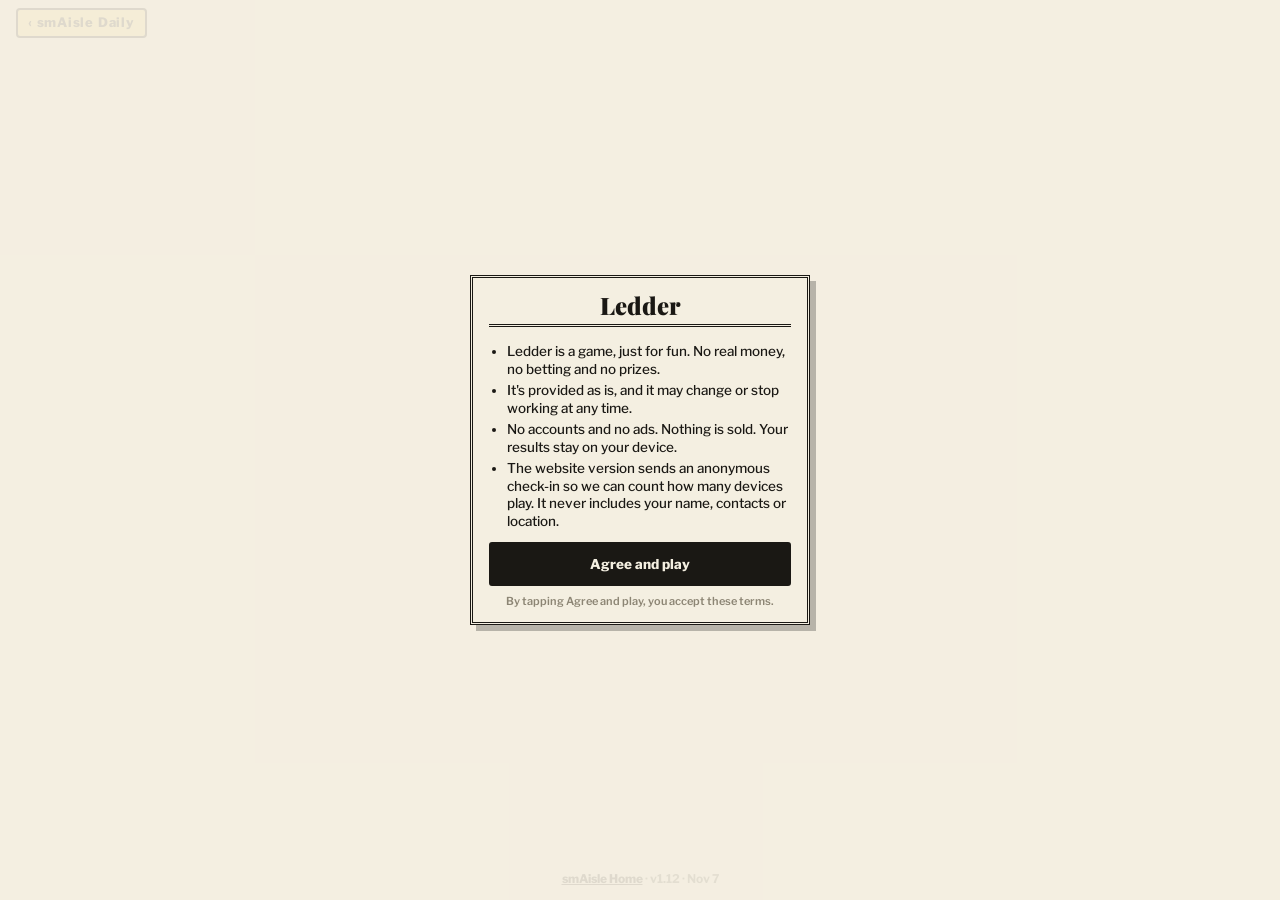
<file: index.html>
<!doctype html>
<html lang="en"><head><meta charset="utf-8"><title>Ledder</title>
<meta http-equiv="refresh" content="0;url=word/"><link rel="canonical" href="word/"></head>
<body><a href="word/">Play Ledder</a></body></html>
</file>
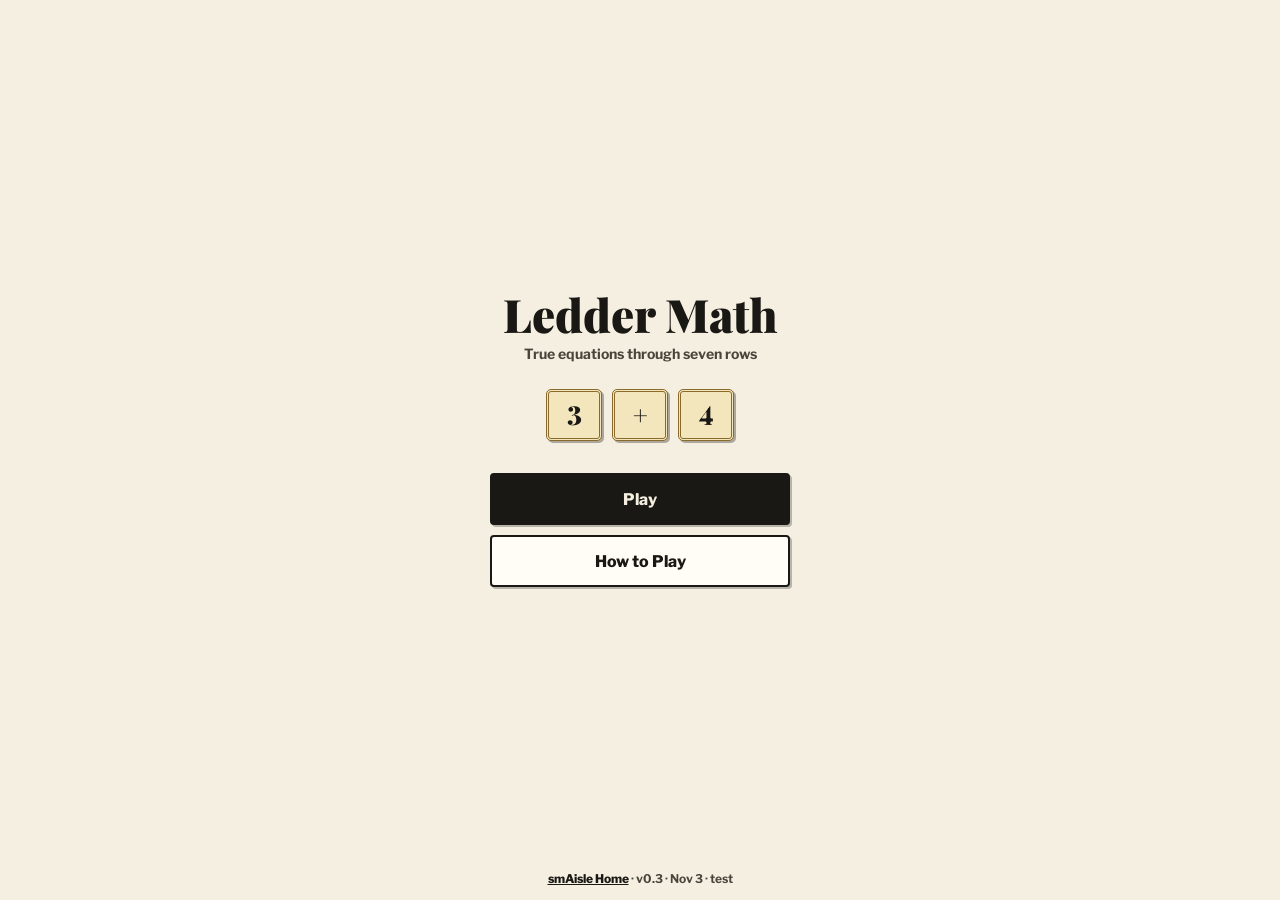
<file: math/index.html>
<!doctype html>
<html lang="en">
<head>
<meta charset="utf-8">
<meta name="viewport" content="width=device-width,initial-scale=1,maximum-scale=1,user-scalable=no,viewport-fit=cover">
<link rel="icon" href="../icon-192.png"><link rel="apple-touch-icon" href="../icon-180.png">
<title>Ledder Math Test</title>
<meta name="theme-color" content="#f4efe1">
<link rel="stylesheet" href="https://fonts.googleapis.com/css2?family=Libre+Franklin:wght@500;700;800&family=Playfair+Display:ital,wght@0,900;1,900&display=swap">
<style>
:root{--paper:#f4efe1;--card:#fffdf6;--ink:#1a1814;--ink2:#4a453b;--fade:#8c8574;--hi:#ffe27a;--gold:#c9a961;--red:#b3261e;--ok:#1d7a46;--shadow:rgba(0,0,0,.25);--sans:"Libre Franklin","Helvetica Neue",Arial,sans-serif;--head:"Playfair Display",Georgia,serif}
*{box-sizing:border-box}
html,body{height:100%;margin:0;touch-action:manipulation;-webkit-user-select:none;user-select:none;-webkit-tap-highlight-color:transparent;overflow:hidden}
body{background:var(--paper);color:var(--ink);font:500 16px/1.35 var(--sans)}
button{font-family:var(--sans);color:inherit;cursor:pointer;touch-action:manipulation}
button:focus-visible{outline:2px solid var(--red);outline-offset:2px}
#app{max-width:480px;margin:0 auto;height:100%;height:100dvh;display:flex;flex-direction:column;gap:6px;padding-block:calc(env(safe-area-inset-top,0px) + 8px) calc(env(safe-area-inset-bottom,0px) + 6px);padding-left:max(16px,env(safe-area-inset-left,0px));padding-right:max(16px,env(safe-area-inset-right,0px))}
.sw{flex:none;display:grid;grid-template-columns:1fr 1fr;border:2px solid var(--ink);border-radius:4px;background:var(--card);box-shadow:2px 2px 0 var(--shadow);margin-right:2px}
.sw button{height:36px;border:0;background:none;padding:0 6px;font:800 12.5px var(--sans);letter-spacing:.01em;display:flex;align-items:center;justify-content:center;gap:6px;white-space:nowrap}
.sw button+button{border-left:2px solid var(--ink)}
.sw i{font:900 15px/1 var(--head);font-style:normal;width:20px;height:20px;display:grid;place-items:center;border:2px solid currentColor;border-radius:3px}
.sw .on{background:var(--ink);color:var(--paper)}.sw .on i{background:var(--hi);color:var(--ink);border-color:var(--hi)}
.top{flex:none;display:flex;justify-content:space-between;align-items:center;gap:8px;border-bottom:3px double var(--ink);padding-bottom:5px}
#ttl{min-width:0}#ttl b{display:block;font:900 21px/1.05 var(--head);white-space:nowrap}#ttl small{display:block;font:800 10px/1.3 var(--sans);letter-spacing:.08em;text-transform:uppercase;color:var(--ink2)}
.nums2{display:flex;gap:4px;flex:none}
.nb{width:32px;height:32px;padding:0;border:2px solid var(--ink);border-radius:4px;background:var(--card);font:900 16px/1 var(--head)}
.nb.dn{background:var(--hi)}.nb.on{background:var(--ink);color:var(--paper)}.nb.on.dn{color:var(--hi)}
#stage{flex:1;min-height:0;position:relative;display:flex;flex-direction:column;gap:6px}
.tix{flex:0 0 62px;display:flex;align-items:center;gap:9px;background:var(--card);border:2px solid var(--ink);border-radius:4px;padding:3px 9px;box-shadow:2px 2px 0 var(--shadow);margin-right:2px;margin-bottom:2px;overflow:hidden}
.nums{flex:none;display:flex;gap:9px;padding-right:9px;border-right:2px dashed var(--ink);text-align:center;align-self:stretch;align-items:center}
.nums small{display:block;font:800 8px/1.4 var(--sans);letter-spacing:.07em;text-transform:uppercase}.nums b{font:900 21px/1 var(--head)}
#fw{min-width:0;flex:1;max-height:52px;overflow:hidden;font:700 11px/1.35 var(--sans);letter-spacing:.02em}
#fw .none{font-weight:500;color:var(--ink2);letter-spacing:0}
#fw u{text-decoration:none;background:var(--hi);padding:0 3px;border-radius:2px;box-decoration-break:clone;-webkit-box-decoration-break:clone}
#word{flex:0 0 38px;display:flex;align-items:center;justify-content:center;text-align:center;font:800 22px/1 var(--sans);letter-spacing:.14em;overflow:hidden}
#word.m{font:700 12.5px/1.25 var(--sans);letter-spacing:0;color:var(--ink2)}#word.bad{color:var(--red)}#word.good{color:var(--ok)}
#word.sh{animation:sh .28s}@keyframes sh{25%{transform:translateX(-5px)}75%{transform:translateX(5px)}}
#bd{flex:1 1 0;min-height:0;position:relative}#bd svg{position:absolute;inset:0;width:100%;height:100%;pointer-events:none}
.st{position:absolute;transform:translate(-50%,-50%);border:2px solid var(--ink);border-radius:5px;background:var(--card);color:var(--ink);font:800 22px/1 var(--sans);display:flex;align-items:center;justify-content:center;box-shadow:2px 2px 0 rgba(0,0,0,.3);padding:0}
.st.end{background:#f0e2b8}.st.nx{background:#fff1b8;box-shadow:0 0 0 2px var(--hi),2px 2px 0 rgba(0,0,0,.3)}
.st.on{background:var(--hi)}.st.now{background:var(--ink);color:var(--hi);transform:translate(-50%,-50%) scale(1.14);z-index:2;box-shadow:0 0 0 3px var(--hi),0 0 12px 3px rgba(232,168,23,.7)}
#shelf{position:absolute;inset:0;margin:auto;max-height:440px;display:grid;grid-template-rows:repeat(3,1fr);gap:8px}
.row{display:grid;grid-template-columns:repeat(4,1fr);gap:9px;align-items:end;border-bottom:4px double var(--gold);padding:0 3px 6px;min-height:0}
.lt{height:100%;max-height:86px;min-height:0;border:2px solid var(--ink);border-radius:5px;background:var(--card);font:800 clamp(28px,5.4vh,38px)/1 var(--sans);box-shadow:3px 3px 0 var(--ink);padding:0;display:flex;align-items:center;justify-content:center}
.lt.on{background:var(--hi);transform:translate(2px,2px);box-shadow:1px 1px 0 var(--ink)}
.lt.gone{background:none;border:2px dashed #cfc4a8;box-shadow:none;color:transparent;cursor:default}
.btns{flex:none;display:flex;gap:7px;margin-right:2px}
.btns button{height:44px;flex:1;min-width:0;border:2px solid var(--ink);border-radius:4px;background:var(--card);font:800 13.5px var(--sans);box-shadow:2px 2px 0 var(--shadow);padding:0 4px;white-space:nowrap}
.btns .go{flex:1.5;background:var(--ink);color:var(--paper)}
.btns button:disabled{opacity:.4;cursor:default;box-shadow:none}
#ver{flex:none;text-align:center;font:700 10px/1.2 var(--sans);letter-spacing:.03em;color:var(--ink2)}
#rc{position:absolute;inset:0;z-index:5;display:none;align-items:center;justify-content:center;background:rgba(244,239,225,.86)}#rc.show{display:flex}
.rcpt{width:100%;max-width:310px;max-height:100%;overflow:hidden;background:var(--card);border:2px solid var(--ink);border-radius:4px;box-shadow:4px 4px 0 var(--ink);padding:10px 14px 12px}
.rcpt h2{margin:0;font:italic 900 23px/1.1 var(--head);text-align:center}
.rcpt .sub{text-align:center;font:800 9.5px/1.5 var(--sans);letter-spacing:.09em;text-transform:uppercase;color:var(--ink2);border-bottom:3px double var(--ink);padding-bottom:5px;margin-bottom:5px}
.ln{display:flex;align-items:baseline;gap:5px;font:700 12.5px/1.45 var(--sans)}.ln i{flex:1;border-bottom:1px dotted var(--fade);transform:translateY(-3px)}.ln.bon{color:#7a5a12;font-weight:800}
.ln.tot{font:900 19px/1.3 var(--head);border-top:2px dashed var(--ink);margin-top:5px;padding-top:4px}.ln.tot i{border:0}
.note{font:500 11.5px/1.35 var(--sans);color:var(--ink2);margin-top:5px}.note b{color:var(--ink);font-weight:800}
.rb{display:flex;gap:7px;margin-top:9px}.rb button{flex:1;height:40px;border:2px solid var(--ink);border-radius:4px;background:var(--card);font:800 13px var(--sans);padding:0 4px;white-space:nowrap}.rb .go{background:var(--ink);color:var(--paper)}
#turn{display:none;position:fixed;inset:0;z-index:9;background:var(--paper);align-items:center;justify-content:center;font:900 22px var(--head);text-align:center;padding:20px}
@media (orientation:landscape) and (max-height:500px){#turn{display:flex}}
@media (max-height:700px){.tix{flex-basis:56px}#fw{max-height:46px}#word{flex-basis:34px}.btns button{height:42px}}
.st.lk{opacity:.3;background:#e6dfcc;box-shadow:none}.st.edge{border:3px double #8a6a2a;background:#f3e6bd;color:#1a1814;font-family:var(--head)}.st.edge.on{background:#ffe27a}.st.edge.now{background:#1a1814;color:#ffe27a}#ver button{border:0;background:none;padding:5px 3px;font:800 12px var(--sans);text-decoration:underline;color:var(--ink)}
#ver{margin-top:-4px}
#hp{position:fixed;inset:0;z-index:7;display:none;align-items:center;justify-content:center;background:rgba(244,239,225,.92);padding:14px 16px}#hp.show{display:flex}
.hc{width:100%;max-width:400px;background:var(--card);border:2px solid var(--ink);border-radius:4px;box-shadow:4px 4px 0 var(--ink);padding:12px 14px}
.hc h2{margin:0 0 6px;font:900 22px/1.1 var(--head);text-align:center;border-bottom:3px double var(--ink);padding-bottom:6px}
.hc ul{margin:0;padding:0;list-style:none}.hc li{font:500 12.5px/1.32 var(--sans);padding:3.5px 0;border-bottom:1px dotted var(--fade)}.hc li:last-child{border:0}.hc li b{font-weight:800}
#dm{position:fixed;inset:0;z-index:6;display:none}#dm.show{display:block}
#dc{position:absolute;left:50%;transform:translateX(-50%);top:calc(env(safe-area-inset-top,0px) + 8px);width:calc(100% - 28px);max-width:452px;min-height:92px;background:var(--ink);color:var(--paper);border-radius:4px;padding:10px 12px;display:flex;align-items:center;gap:10px;font:700 14.5px/1.3 var(--sans);box-shadow:3px 3px 0 var(--shadow)}
#dt{flex:1;min-width:0}#dx{flex:none;height:36px;padding:0 10px;border:2px solid var(--paper);border-radius:4px;background:none;color:var(--paper);font:800 12.5px var(--sans)}
#cv{position:fixed;inset:0;z-index:5;background:var(--paper);display:flex;flex-direction:column;align-items:center;justify-content:center;padding:24px 16px calc(env(safe-area-inset-bottom,0px) + 46px)}#cv.off{display:none}
.cm{width:100%;max-width:300px;text-align:center}.cm h1{margin:0;font:900 46px/1 var(--head)}.cm p{margin:8px 0 26px;font:700 14px/1.3 var(--sans);color:var(--ink2)}
.cm-t{display:flex;justify-content:center;gap:10px;margin-bottom:32px}.cm-t span{width:56px;height:52px;display:grid;place-items:center;border:3px double #8a6a2a;border-radius:5px;background:#f3e6bd;font:900 26px/1 var(--head);box-shadow:2px 2px 0 rgba(0,0,0,.3)}
.cm button{display:block;width:100%;height:52px;border:2px solid var(--ink);border-radius:4px;background:var(--card);font:800 16px var(--sans);box-shadow:2px 2px 0 var(--shadow);margin-top:10px}.cm #cvP{background:var(--ink);color:var(--paper)}
.cf{position:absolute;left:0;right:0;bottom:calc(env(safe-area-inset-bottom,0px) + 14px);text-align:center;font:700 12px var(--sans);color:var(--ink2)}.cf a{color:var(--ink);font-weight:800}
.nums b.sr{font:800 15px/1.4 var(--sans);color:#a67c1a;letter-spacing:.02em}
#ts{font-size:12px;letter-spacing:.03em;text-transform:none;color:#7a5a12}
.szc{display:flex;gap:6px;margin-bottom:6px}.cm .szc button{flex:1;height:40px;margin:0;font-size:12.5px;padding:0;min-width:0}.cm .szc button.on{background:var(--hi)}
.fb{display:inline-flex;align-items:center;gap:7px;background:var(--ink);color:var(--hi);border-radius:4px;padding:7px 12px;font:800 13.5px/1 var(--sans);letter-spacing:.04em;box-shadow:2px 2px 0 var(--shadow);white-space:nowrap}.fb em{font-style:normal;color:#fff;font-weight:600;letter-spacing:0}.fb i{font-style:normal;color:#fff;font-weight:800;letter-spacing:0}
.st.fr{background:#fff1b8;box-shadow:0 0 0 2px var(--hi),2px 2px 0 rgba(0,0,0,.3)}.st.edge.fr{background:var(--hi)}
#fr{position:fixed;inset:0;z-index:7;display:none;align-items:center;justify-content:center;background:rgba(244,239,225,.72);padding:16px}#fr.show{display:flex}
.fc{width:100%;max-width:280px;background:var(--card);border:2px solid var(--ink);border-radius:4px;box-shadow:4px 4px 0 var(--ink);padding:16px;text-align:center}.fc small{display:block;font:800 11px var(--sans);letter-spacing:.09em;text-transform:uppercase;color:#7a5a12}.fc h2{margin:4px 0;font:900 34px/1.15 var(--head)}.fc p{margin:0 0 12px;font:500 14px/1.3 var(--sans);color:var(--ink2)}.fc button{width:100%;height:42px;border:0;border-radius:4px;background:var(--ink);color:var(--card);font:800 14px var(--sans)}
.hl{display:grid;grid-template-columns:76px 1fr;gap:8px;padding:6px 0;border-bottom:1px dotted var(--fade);font:500 14px/1.3 var(--sans)}.hl b{font-weight:800;color:#7a5a12;font-size:13px;line-height:1.4}
.pg{display:grid;grid-template-columns:1fr 1fr;gap:1px 12px}.pg i{font-style:normal;display:flex;justify-content:space-between;font-size:13px}.pg u{text-decoration:none;font-weight:800}
.hn{font:500 12.5px/1.3 var(--sans);color:var(--ink2);padding:5px 0;border-bottom:1px dotted var(--fade)}
.tix{cursor:pointer}
#wl{position:fixed;inset:0;z-index:7;display:none;align-items:center;justify-content:center;background:rgba(244,239,225,.86);padding:16px}#wl.show{display:flex}
.wc{width:100%;max-width:320px;max-height:100%;display:flex;flex-direction:column;background:var(--card);border:2px solid var(--ink);border-radius:4px;box-shadow:4px 4px 0 var(--ink);padding:12px 14px}.wc h2{margin:0 0 6px;font:900 22px/1.1 var(--head);text-align:center;border-bottom:3px double var(--ink);padding-bottom:6px;flex:none}#wlb{flex:1;min-height:0;overflow-y:auto;touch-action:pan-y;-webkit-overflow-scrolling:touch}#wlb .ln{font-size:14px}#wlt{flex:none}.wc button{flex:none;height:42px;margin-top:9px;border:0;border-radius:4px;background:var(--ink);color:var(--paper);font:800 14px var(--sans)}
.st.wig{background:#f8d4cf!important;border-color:var(--red);color:var(--red);animation:wg .36s 2}@keyframes wg{25%{transform:translate(calc(-50% - 4px),-50%) rotate(-3deg)}75%{transform:translate(calc(-50% + 4px),-50%) rotate(3deg)}}
#st3{position:fixed;inset:0;z-index:8;display:none;align-items:center;justify-content:center;background:rgba(244,239,225,.8);padding:16px}#st3.show{display:flex}
.s3{font:800 30px/1 var(--sans);color:#a67c1a;letter-spacing:.06em}#st3 p{margin:8px 0 12px}.fc button.s3d{margin-top:8px;background:var(--card);color:var(--ink);border:2px solid var(--ink)}
.st.op{font-size:25px;background:#efe9d9;color:#7a5a12}.st.op.on{background:var(--hi);color:var(--ink)}.st.op.now{background:var(--ink);color:var(--hi)}.st.op.nx{background:#fff1b8}.st.op.lk{color:#b8b1a0;background:#e6dfcc}#word{letter-spacing:.08em}
.st,.nums b,.cm-t span,.tot{font-variant-numeric:lining-nums;font-feature-settings:"lnum" 1}
#wlp{flex:none;border-bottom:2px dashed var(--ink);padding-bottom:6px;margin-bottom:6px}#wlp .ln{font-size:13.5px}#wlp .ln span:first-child{color:#7a5a12}#wlp .lg{opacity:.55}
.st,.nums b,.cm-t span,.tot{font-variant-numeric:lining-nums;font-feature-settings:"lnum" 1}
</style>
</head>
<body>
<div id="app">
    <div class="top"><div id="ttl"><b id="tt"></b><small id="ts"></small></div><div class="nums2" id="pn"></div></div>
  <div id="stage">
    <div class="tix"><div class="nums" id="nums"></div><div id="fw"></div></div>
    <div id="word"></div>
    <div id="bd"></div>
    <div class="btns" id="btns"></div>
    <div id="ver"><button id="hpb">How to Play</button> · Ledder Math test v0.3 · Nov 3 · not live</div>
    <div id="rc"></div>
  </div>
</div>
<div id="cv"><div class="cm"><h1>Ledder Math</h1><p>True equations through seven rows</p>
<div class="cm-t"><span>3</span><span>+</span><span>4</span></div>
<button id="cvP">Play</button><button id="cvH">How to Play</button></div>
<div class="cf"><a href="https://smaisle.app/">smAisle Home</a> · v0.3 · Nov 3 · test</div></div>
<div id="hp"><div class="hc"><h2>How to Play Ledder Math</h2>
<div class="hl"><b>Goal</b><span>Find true equations. Score points. Earn 3 stars.</span></div>
<div class="hl"><b>Start</b><span>Your first equation starts in the top row.</span></div>
<div class="hl"><b>Build</b><span>Move one row at a time, straight ahead or one tile over. Like 3 + 4 = 7. × comes before + and −.</span></div>
<div class="hl"><b>Next one</b><span>Starts on your last number. The rest of that row locks. You can go up or down.</span></div>
<div class="hl"><b>Free start</b><span>Reach the top or bottom row. Start next on any number.</span></div>
<div class="hl"><b>Points</b><span class="pg"><i>3 tiles (5=5) <u>1</u></i><i>5 tiles <u>8</u></i><i>7 tiles <u>17</u></i><i>All 7 rows <u>+20</u></i></span></div>
<div class="hl"><b>Stuck?</b><span>You get one Undo a day. The undone equation is gone. Or End the game.</span></div>
<div class="rb"><button id="hpD">Demo</button><button id="hpC" class="go">Got it</button></div></div></div>
<div id="fr"><div class="fc"><small id="frw"></small><h2>Free Start</h2><p>Begin your next equation on any number, going up or down.</p><button id="frB">Pick a number</button></div></div>
<div id="wl"><div class="wc"><h2>Your Equations</h2><div id="wlp"></div><div id="wlb"></div><div id="wlt"></div><button id="wlC">Back to game</button></div></div>
<div id="st3"><div class="fc"><div class="s3">★★★</div><h2 id="s3h">All 3 stars!</h2><small id="s3s"></small><p id="s3m"></p><button id="s3K">Keep going</button><button id="s3D" class="s3d">Complete</button></div></div>
<div id="dm"><div id="dc"><span id="dt"></span><button id="dx">Close</button></div></div>
<div id="turn">Turn your phone upright to play</div>
<script>
var COMMON=[],EXTRA=[];
var AP=[{"w":[5,5,5,5,5,5,5],"b":["57628","==+×=","21428","×+×==","53648","===−+","57642"],"s":[80,180,285]},{"w":[5,5,5,5,5,5,5],"b":["43162","===×+","31288","+×+==","31428","===×+","96426"],"s":[80,180,290]},{"w":[5,5,5,5,5,5,5],"b":["64872","+===−","13128","=++×−","75164","−===×","86248"],"s":[55,135,210]},{"w":[5,5,5,5,5,5,5],"b":["15639","×+===","83413","==+×+","48523","×−===","12563"],"s":[75,180,270]},{"w":[5,5,5,5,5,5,5],"b":["43612","×===−","43167","+×+−=","12357","−===+","48621"],"s":[70,175,260]}],BP=["OLOCYKNAWCTA","OTOGKEETITHF","MWROASSKKIHM","IGMCJLBLOYFO","DRTHEHELROHA"];
var ODD='ARS ATT BAS BOS BUR ENG ESS HES KOS LIS ORA RAS SRI TAS WAT'.split(' ');COMMON=COMMON.filter(function(w){return ODD.indexOf(w)<0});EXTRA=EXTRA.concat(ODD);
var stars=function(p){var a=SA[cur.A];return Math.max(AP[cur.A].s.filter(function(t){return p>=t}).length,a&&a.st||0)},starS=function(p){var k=stars(p);return '★★★'.slice(0,k)+'☆☆☆'.slice(0,3-k)},DEEPB=20,CLEARB=15,EQS=buildEq(),CS=new Set(EQS),ALL=new Set(EQS);
function buildEq(){const D='123456789'.split(''),O=['+','−','×'],v=(t)=>{let a=[...t],i;for(i=1;i<a.length;i+=2)if(a[i]==='×'){a.splice(i-1,3,String(+a[i-1]*+a[i+1]));i-=2}let r=+a[0];for(i=1;i<a.length;i+=2)r=a[i]==='+'?r+ +a[i+1]:r-+a[i+1];return r};
const out=new Set();D.forEach(d=>out.add(d+'='+d));
const exprs={1:D.map(d=>[d])};exprs[3]=[];D.forEach(a=>O.forEach(o=>D.forEach(b=>exprs[3].push([a,o,b]))));exprs[5]=[];exprs[3].forEach(e=>O.forEach(o=>D.forEach(b=>exprs[5].push(e.concat([o,b])))));
for(const[l,r] of [[3,1],[1,3],[5,1],[1,5],[3,3]])for(const a of exprs[l])for(const b of exprs[r])if(v(a)===v(b))out.add(a.join('')+'='+b.join(''));
return [...out]}
function infl(w){return false;var h=function(x){return ALL.has(x)};return (w.slice(-1)==='S'&&h(w.slice(0,-1)))||(w.slice(-2)==='ES'&&h(w.slice(0,-2)))||((w.slice(-2)==='ED'||w.slice(-2)==='ER')&&(h(w.slice(0,-1))||h(w.slice(0,-2))))||(w.slice(-3)==='ING'&&(h(w.slice(0,-3))||h(w.slice(0,-3)+'E')))}
function $(i){return document.getElementById(i)}
function pts(n){return {3:1,4:5,5:8,6:12,7:17}[n]||17+(n-7)*6}
function kids(W,l,i){if(l+1>=W.length)return [];var k=[i-1,i,i+1];return k.filter(function(j){return j>=0&&j<W[l+1]})}
function trk(a,b,on){return '<line x1="'+a[0]+'" y1="'+a[1]+'" x2="'+b[0]+'" y2="'+b[1]+'" stroke="'+(on?'#e8a817':'#b9ae95')+'" stroke-width="'+(on?5:2)+'" stroke-linecap="round"/>'}
/* Solvers. Both run in the page on load, so the five puzzles are checked by the same code the game uses. */
function solveA(P){var W=P.w,B=P.b,all={},com={},deep={};function go(l,i,s){s+=B[l][i];if(s.length>=3&&ALL.has(s)){all[s]=1;if(CS.has(s)){com[s]=1;if(l===W.length-1)deep[s]=1}}kids(W,l,i).forEach(function(j){go(l+1,j,s)})}for(var i=0;i<W[0];i++)go(0,i,'');function gu(l,i,s){s+=B[l][i];if(s.length>=3&&ALL.has(s)){all[s]=1;if(CS.has(s))com[s]=1}if(l>0)ups(W,l,i).forEach(function(j){gu(l-1,j,s)})}for(var i2=0;i2<W[0];i2++)gu(W.length-1,i2,'');return {all:Object.keys(all),common:Object.keys(com),deep:Object.keys(deep)}}
function cnt(s){var c={};for(var i=0;i<s.length;i++)c[s[i]]=(c[s[i]]||0)+1;return c}
function fits(w,c){var d={};for(var i=0;i<w.length;i++){var x=w[i];d[x]=(d[x]||0)+1;if(d[x]>(c[x]||0))return false}return true}
function sub(s,w){var a=s.split('');for(var i=0;i<w.length;i++)a.splice(a.indexOf(w[i]),1);return a.join('')}
function solveB(letters){var s0=letters.split('').sort().join(''),c0=cnt(s0),cand=COMMON.filter(function(w){return fits(w,c0)}),memo={};
 function go(s){if(memo[s])return memo[s];var c=cnt(s),b={p:s.length?0:CLEARB,w:[],left:s.length};cand.forEach(function(w){if(w.length>s.length||!fits(w,c))return;var r=go(sub(s,w)),p=pts(w.length)+r.p;if(p>b.p)b={p:p,w:[w].concat(r.w),left:r.left}});return memo[s]=b}
 return go(s0)}
var PA=AP.map(solveA),PB=BP.map(solveB);
var BCAND=BP.map(function(l){var c=cnt(l),o=[];ALL.forEach(function(w){if(w.length<=12&&fits(w,c))o.push(w)});return o});
var mode='A',cur={A:0,B:0},SA=[],SB=[];
function newA(){return {top:0,st:0,undone:false,warn:"",hist:[],dead:[],path:[],found:[],done:false,up:false,anch:false,both:false,lock:[],msg:'Pick a number in the top row to start.',cls:'m'}}
function ups(W,l,i){var o=[];if(l<1)return o;for(var j=0;j<W[l-1];j++)if(kids(W,l-1,j).indexOf(i)>=0)o.push(j);return o}
function isLk(s,l,i){return s.lock.some(function(q){return q[0]===l&&q[1]===i})}
function newB(i){return {t:BP[i].split(''),gone:Array(12).fill(false),pick:[],words:[],undo:1,last:null,done:false,msg:'Tap letters in any order. Used letters leave the shelf for good.',cls:'m'}}
AP.forEach(function(){SA.push(newA())});BP.forEach(function(_,i){SB.push(newB(i))});
function A(){return SA[cur.A]}function B(){return SB[cur.B]}
function scoreA(s){return s.found.reduce(function(a,f){return a+f.p+(f.deep?DEEPB:0)},0)}
function rest(s){var o='';s.t.forEach(function(x,i){if(!s.gone[i])o+=x});return o}
function cleared(s){return s.gone.every(Boolean)}
function scoreB(s){return s.words.reduce(function(a,f){return a+f.p},0)+(cleared(s)?CLEARB:0)}
function possible(s,i){var c=cnt(rest(s));return BCAND[i].filter(function(w){return fits(w,c)}).length}
function say(s,t,c,shake){s.msg=t;s.cls='m '+(c||'')+(shake?' sh':'')}
function toStar(p){var k=stars(p);if(k>=3){var a=A();if(a.top)return 'Top of the Ledder! Keep going';var mt=topL()-p;return '★★★ '+mt+' more point'+(mt===1?'':'s')+' to Top of the Ledder'}var m=AP[cur.A].s[k]-p;return '★ '+m+' more point'+(m===1?'':'s')+' to your '+['first','second','third'][k]+' star'}
function render(){
 
 $('tt').textContent='Ledder Math';
 $('ts').textContent=toStar(scoreA(A()));
 var h='';for(var i=0;i<0;i++){var dn=(mode==='A'?SA:SB)[i].done;h+='<button class="nb'+(i===cur[mode]?' on':'')+(dn?' dn':'')+'" data-n="'+i+'" aria-label="Puzzle '+(i+1)+'">'+(i+1)+'</button>'}
 $('pn').innerHTML='';[].forEach.call($('pn').children,function(b){b.onclick=function(){cur[mode]=+b.dataset.n;render()}});
 if(mode==='A')renderA();else renderB();
}
function setWord(s,txt){var w=$('word');w.className='';void w.offsetWidth;if(txt){w.textContent=txt}else{w.textContent=s.msg;w.className=s.cls}}
function renderA(){var s=A(),P=AP[cur.A],W=P.w,sol=PA[cur.A];
 $('nums').innerHTML='<div><small>Score</small><b id="sc">'+scoreA(s)+'</b></div><div><small>Found</small><b id="fc">'+s.found.length+'</b></div><div><small>Stars</small><b class="sr">'+starS(scoreA(s))+'</b></div>';
 $('fw').innerHTML=s.found.length?s.found.map(function(f){return f.deep?'<u>'+f.w+'</u>':f.w}).reverse().join(' · '):'<span class="none">'+sol.common.length+' true equations on this board. Yours land here.</span>';
 var cw=s.path.map(function(q){return P.b[q[0]][q[1]]}).join(''),st=stuckA(s),lastW=s.found.length?s.found[s.found.length-1].w:'';if(st&&s.undone&&s.path.length<=1&&!s.menu){say(s,'No moves left. Game over.','bad');cw='';if(!s.over){s.over=1;s.busy=1;setTimeout(function(){s.busy=0;s.done=true;render()},1500)}}else if(s.menu){say(s,s.undone?'Your Undo is used for today. End finishes the game.':lastW?'One Undo a day. It loses '+lastW+'. End finishes the game.':'End finishes the game.','bad');cw=''}else if(st&&s.path.length<=1){say(s,'No equations from here. Tap Stuck.','bad');cw=''}else if(s.flash&&s.path.length<=1){s.flash=0;cw=''}else if(s.warn&&s.warn===cw){cw=''}else if(s.warn){s.warn=''}var free=!s.done&&!s.menu&&!s.anch&&!s.path.length&&s.found.length>0;var flashed=!cw&&s.flash===0&&s.msg.indexOf(' star!')>0;setWord(s,cw);if(free&&!s.quiet&&!flashed){$('word').className='';$('word').innerHTML='<span class="fb">'+(s.gain?'<i>+'+s.gain+'</i>':'')+'FREE START <em>Tap any number</em></span>'}
 var el=$('bd'),r=el.getBoundingClientRect(),w=r.width,fh=Math.min(r.height,590)-4,n=W.length;if(!w||fh<=0)return;
 var C=W[0],off=(r.height-fh)/2,tw=Math.min(60,w/(C+.7)),th=Math.max(26,Math.min(C>5?56:46,fh/n-(C>5?10:15))),gy=(fh-th)/(n-1),gx=w/(C+.02),fsz=C>6?'font-size:19px;':C>5?'font-size:20px;':'',pos=function(l,i){return [w/2+(i-(W[l]-1)/2)*gx,off+th/2+l*gy]};
 var inP=function(l,i){return s.path.some(function(q){return q[0]===l&&q[1]===i})},last=s.path[s.path.length-1],next={};
 if(!s.done){if(s.both&&s.path.length===1){ups(W,last[0],last[1]).forEach(function(j){next[(last[0]-1)+','+j]=1});kids(W,last[0],last[1]).forEach(function(j){next[(last[0]+1)+','+j]=1})}else if(s.up&&last)ups(W,last[0],last[1]).forEach(function(j){if(!isLk(s,last[0]-1,j))next[(last[0]-1)+','+j]=1});else if(last)kids(W,last[0],last[1]).forEach(function(j){next[(last[0]+1)+','+j]=1});else if(!s.found.length)for(var a=0;a<W[0];a++)next['0,'+a]=1}
 var o='<svg>',l,i;for(l=0;l<n-1;l++)for(i=0;i<W[l];i++)kids(W,l,i).forEach(function(j){var on=s.path.some(function(q,k){var t=s.path[k+1];if(!t)return false;var a=q[0]<t[0]?q:t,b=q[0]<t[0]?t:q;return a[0]===l&&a[1]===i&&b[1]===j});var one=s.both&&s.path.length===1,nearD=last&&(one||!s.up)&&last[0]===l&&last[1]===i&&next[(l+1)+','+j],nearU=last&&(one||s.up)&&last[0]===l+1&&last[1]===j&&next[l+','+i];if(on||nearD||nearU)o+=trk(pos(l,i),pos(l+1,j),on)});o+='</svg>';
 for(l=0;l<n;l++)for(i=0;i<W[l];i++){var q=pos(l,i),c='st'+(l===n-1?' end':'')+(l===0||l===n-1?' edge':'')+(inP(l,i)?' on':'')+(free&&l%2===0?' fr':'')+(l%2?' op':'')+(last&&last[0]===l&&last[1]===i?' now':'')+(next[l+','+i]?' nx':'')+(isLk(s,l,i)||(!s.found.length&&!s.path.length&&l>0)?' lk':'');o+='<button class="'+c+'" data-l="'+l+'" data-i="'+i+'" style="left:'+q[0]+'px;top:'+q[1]+'px;width:'+tw+'px;height:'+th+'px;'+fsz+'">'+P.b[l][i]+'</button>'}
 el.innerHTML=o;[].forEach.call(el.querySelectorAll('.st'),function(b){b.onclick=function(){tapA(+b.dataset.l,+b.dataset.i)}});
 if(s.menu&&!s.done){$('btns').innerHTML='<button id="bB">Back</button><button id="bU" class="go"'+(s.hist.length&&!s.undone?'':' disabled')+'>Undo</button><button id="bD">End</button>';$('bB').onclick=function(){s.menu=false;say(s,'');render()};$('bU').onclick=undoA;$('bD').onclick=function(){s.menu=false;s.done=true;render()}}else{
 $('btns').innerHTML='<button id="bC"'+(s.path.length>(s.anch?1:0)?'':' disabled')+'>Clear</button><button id="bS" class="go"'+(s.path.length>=3?'':' disabled')+'>'+(s.path.length&&s.path.length<3?'3+ tiles':(s.warn?'Play anyway':'Submit'))+'</button><button id="bK"'+(st?' class="go"':'')+'>Stuck</button>';
 $('bC').onclick=function(){s.warn='';s.path=s.anch?[s.path[0]]:[];say(s,s.anch?'Cleared. Keep going from your last number.':(s.found.length?'Free start. Begin on any number.':'Pick a number in the top row to start.'));render()};$('bS').onclick=subA;$('bK').onclick=function(){if(!s.done){s.menu=true;render()}}}
 $('rc').className=s.done?'show':'';if(s.done)receiptA();saveA(s);
}
function tapA(l,i){var s=A(),W=AP[cur.A].w,n=W.length;if(s.done||s.menu||s.busy)return;s.quiet=0;var p=s.path,last=p[p.length-1],k=-1;p.forEach(function(q,x){if(q[0]===l&&q[1]===i)k=x});
 if(isLk(s,l,i)){say(s,'Keep going from your last number. This row is locked.','bad',1);render();return}
 var first=!s.found.length,begin=function(){s.path=[[l,i]];s.up=l===n-1;s.both=!first&&l>0&&l<n-1};
 if(!p.length){if(l%2)say(s,'Start on a number.','bad',1);else if(first&&l!==0)say(s,'Pick a number in the top row to start.','bad',1);else begin();render();return}
 if(k===0&&s.anch){p.length=1;render();return}
 if(k>=0){p.length=k===p.length-1?k:k+1;render();return}
 if(s.both&&p.length===1&&Math.abs(l-last[0])===1)s.up=l<last[0];
 var nx=s.up?ups(W,last[0],last[1]):kids(W,last[0],last[1]);
 if(l===last[0]+(s.up?-1:1)&&nx.indexOf(i)>=0)p.push([l,i]);
 else if(!s.anch&&l%2===0&&(p.length===1||l===0||l===n-1)&&(!first||l===0)){begin()}
 else{var w=$('word');w.classList.remove('sh');void w.offsetWidth;w.classList.add('sh');return}
 render()}
var PRE=null;function prefixes(){if(PRE)return PRE;PRE=new Set();ALL.forEach(function(w){for(var i=1;i<w.length;i++)PRE.add(w.slice(0,i))});return PRE}
function reach(s,P,l,i,dir,t){var n=P.w.length;if(t.length>=3&&ALL.has(t)&&!s.found.some(function(f){return f.w===t})&&s.dead.indexOf(t)<0)return true;if(!prefixes().has(t))return false;var nx=dir>0?kids(P.w,l,i):(l<1?[]:ups(P.w,l,i));for(var k=0;k<nx.length;k++)if(reach(s,P,l+dir,nx[k],dir,t+P.b[l+dir][nx[k]]))return true;return false}
function stuckA(s){if(s.done||!s.anch||!s.path.length)return false;var P=AP[cur.A],a=s.path[0],c=P.b[a[0]][a[1]];if(s.both)return !reach(s,P,a[0],a[1],1,c)&&!reach(s,P,a[0],a[1],-1,c);return !reach(s,P,a[0],a[1],s.up?-1:1,c)}
var freeSeen=false;function seenFree(){if(freeSeen)return true;try{return !!localStorage.getItem('lmath-free')}catch(e){return false}}
function freeCard(top){freeSeen=true;try{localStorage.setItem('lmath-free','1')}catch(e){}$('frw').textContent='You reached the '+(top?'top':'bottom');$('fr').className='show'}
function topL(){return Math.round(AP[cur.A].s[2]*1.5/5)*5}function card3(t,sc,s,m){$('s3h').textContent=t;$('s3s').textContent=sc+' points · '+s.found.length+(s.found.length===1?' equation':' equations');$('s3m').textContent=m;$('st3').className='show'}
var LEFT={};function everyWord(){if(LEFT[cur.A])return LEFT[cur.A];var P=AP[cur.A],W=P.w,o={},pf=prefixes();function go(l,i,d,t){t+=P.b[l][i];if(t.length>=3&&CS.has(t))o[t]=1;if(!pf.has(t))return;var nl=l+d;if(nl<0||nl>=W.length)return;(d>0?kids(W,l,i):ups(W,l,i)).forEach(function(j){go(nl,j,d,t)})}for(var l=0;l<W.length;l++)for(var i=0;i<W[l];i++){go(l,i,1,'');go(l,i,-1,'')}return LEFT[cur.A]=o}
function wordsLeft(s){var o=everyWord();return Object.keys(o).filter(function(w){return !s.found.some(function(f){return f.w===w})&&s.dead.indexOf(w)<0}).length}
var SKEY='lmath-today';function saveA(s){if(dSave||s.busy)return;try{localStorage.setItem(SKEY,JSON.stringify({day:TODAY,s:{found:s.found,hist:s.hist,dead:s.dead,path:s.anch?[s.path[0]]:[],anch:s.anch,up:s.up,both:s.anch&&s.both,lock:s.lock,undone:s.undone,st:s.st,top:s.top,done:s.done,over:s.over}}))}catch(e){}}
function undoA(){var s=A();if(s.undone||s.done||!s.hist.length)return;var h=s.hist.pop();s.undone=true;var f=s.found.pop();s.menu=false;s.quiet=1;s.dead.push(f.w);s.anch=h.anch;s.up=h.up;s.both=h.both;s.lock=h.lock;s.path=h.path;say(s,f.w+' is gone and can\'t be played again.','bad');render()}
function subA(){if(A().busy)return;var s=A(),P=AP[cur.A],w=s.path.map(function(q){return P.b[q[0]][q[1]]}).join(''),deep=s.path[s.path.length-1][0]===P.w.length-1;
 if(!ALL.has(w))say(s,w+' is not a true equation.','bad',1);
 else if(s.found.some(function(f){return f.w===w}))say(s,w+' is already on your ticket.','bad',1);
 else if(s.dead.indexOf(w)>=0)say(s,w+' was undone. Try another one.','bad',1);
 else{s.warn='';s.hist.push({anch:s.anch,up:s.up,both:s.both,lock:s.lock.slice(),path:s.anch?[s.path[0]]:[]});var wasUp=s.up,top=s.path[s.path.length-1][0]===0,inf=infl(w),bon=w.length===P.w.length&&!inf,p=pts(inf?Math.max(3,w.length-1):w.length);s.found.push({w:w,p:p,deep:bon,up:wasUp});say(s,'+'+(p+(bon?DEEPB:0))+' '+w+(bon?' · Full Line!':(inf&&w.length>3?' · easy ending, fewer points':'')),'good');var sc=scoreA(s),ks=stars(sc);if(ks>s.st){s.st=ks;s.msg=['','First','Second','Third'][ks]+' star! '+starS(sc);s.flash=1;if(ks===3&&sc<topL()&&!dSave)card3('All 3 stars!',sc,s,'Next up: Top of the Ledder at '+topL()+' points.')}if(sc>=topL()&&!s.top){s.top=1;s.msg='Top of the Ledder! '+s.msg;s.flash=1;if(!dSave)card3('Top of the Ledder!',sc,s,'You climbed all the way up. Keep going for your best score ever.')}
  var e=s.path[s.path.length-1],n=P.w.length;s.both=false;if(e[0]===0||e[0]===n-1){s.anch=false;s.up=false;s.lock=[];s.path=[];s.msg+=' · Free start: begin on any number';s.gain=p+(bon?DEEPB:0);s.quiet=0;if(!seenFree()&&!dSave)freeCard(top)}else{s.lock=[];for(var q0=0;q0<P.w[e[0]];q0++)if(q0!==e[1])s.lock.push([e[0],q0]);s.anch=true;s.up=!wasUp;s.path=[e];s.both=e[0]>=2&&e[0]<=n-3;s.msg+=s.both?' · Go up or down':s.up?' · Now go up':' · Now go down'}render();return}
 badA(s)}
function badA(s){s.busy=1;var w=$('word');w.textContent=s.msg;w.className='';void w.offsetWidth;w.className='m bad sh';[].forEach.call(document.querySelectorAll('.st'),function(e){if(s.path.some(function(q){return q[0]===+e.dataset.l&&q[1]===+e.dataset.i}))e.classList.add('wig')});setTimeout(function(){s.busy=0;s.quiet=0;s.path=s.anch?[s.path[0]]:[];s.both=s.anch?s.both:false;if(!s.anch&&!s.found.length)say(s,'Pick a number in the top row to start.');render()},800)}
function receiptA(){var s=A(),sol=PA[cur.A],t=scoreA(s),m=sol.common.filter(function(w){return !s.found.some(function(f){return f.w===w})}).sort(function(a,b){return b.length-a.length||(a<b?-1:1)});
 var h='<div class="rcpt"><h2>smAisle</h2><div class="sub">Ledder · '+starS(t)+(s.top?' · Top of the Ledder':'')+' · '+s.found.length+(s.found.length===1?' equation':' equations')+'</div>'+(s.over?'<div class="note" style="text-align:center;margin-bottom:5px"><b>Game over.</b> No moves left from your last number.</div>':'');
 if(s.found.length)h+='<div class="note">'+s.found.map(function(f){return f.deep?'<b>'+f.w+'</b>':f.w}).join(' · ')+'</div>';var fl=s.found.filter(function(f){return f.deep}).length;if(fl)h+='<div class="ln bon"><span>Full Lines ('+fl+')</span><i></i><span>+'+fl*DEEPB+'</span></div>';
 if(!s.found.length)h+='<div class="note">Nothing on this ticket.</div>';
 h+='<div class="ln tot"><span>Total</span><i></i><span>'+t+'</span></div><div class="note"><b>Full Lines:</b> '+sol.deep.slice(0,3).join(', ')+'. <b>Also here:</b> '+m.filter(function(w){return sol.deep.indexOf(w)<0}).slice(0,4).join(', ')+'.</div><div class="note" style="text-align:center"><b>New board at midnight Eastern.</b></div><div class="rb"><button id="rP">Start over (test only)</button></div></div>';
 $('rc').innerHTML=h;$('rP').onclick=function(){SA[cur.A]=newA();try{localStorage.removeItem(SKEY)}catch(e){}render();$('cv').className='off'}}
function renderB(){var s=B(),i=cur.B,poss=possible(s,i);
 $('nums').innerHTML='<div><small>Score</small><b id="sc">'+scoreB(s)+'</b></div><div><small>Left</small><b id="lc">'+rest(s).length+'</b></div><div><small>Possible</small><b id="pc">'+poss+'</b></div>';
 $('fw').innerHTML=s.words.length?s.words.map(function(f){return f.w}).join(' · '):'<span class="none">Possible = words still left to make.</span>';
 setWord(s,s.pick.map(function(k){return s.t[k]}).join(''));
 var h='<div id="shelf">';for(var r=0;r<3;r++){h+='<div class="row">';for(var c=0;c<4;c++){var k=r*4+c;h+='<button class="lt'+(s.gone[k]?' gone':'')+(s.pick.indexOf(k)>=0?' on':'')+'" data-k="'+k+'"'+(s.gone[k]?' disabled':'')+'>'+s.t[k]+'</button>'}h+='</div>'}
 var el=$('bd');el.innerHTML=h+'</div>';[].forEach.call(el.querySelectorAll('.lt'),function(b){b.onclick=function(){if(s.done)return;var k=+b.dataset.k,x=s.pick.indexOf(k);if(x>=0)s.pick.splice(x,1);else s.pick.push(k);render()}});
 $('btns').innerHTML='<button id="bC"'+(s.pick.length?'':' disabled')+'>Clear</button><button id="bS" class="go"'+(s.pick.length>=3?'':' disabled')+'>Submit</button><button id="bU"'+(s.undo&&s.last?'':' disabled')+'>Undo ('+s.undo+')</button><button id="bD">Done</button>';
 $('bC').onclick=function(){s.pick=[];render()};$('bS').onclick=subB;$('bU').onclick=undoB;$('bD').onclick=function(){s.pick=[];s.done=true;render()};
 $('rc').className=s.done?'show':'';if(s.done)receiptB();
}
function subB(){var s=B(),w=s.pick.map(function(k){return s.t[k]}).join('');
 if(!ALL.has(w)){say(s,w+' is not in the word list.','bad',1);s.pick=[];render();return}
 var p=pts(w.length);s.words.push({w:w,p:p});s.last={k:s.pick.slice()};s.pick.forEach(function(k){s.gone[k]=true});s.pick=[];say(s,'+'+p+' '+w,'good');
 if(cleared(s)||!possible(s,cur.B))s.done=true;render()}
function undoB(){var s=B();if(!s.undo||!s.last)return;s.last.k.forEach(function(k){s.gone[k]=false});var f=s.words.pop();s.undo=0;s.last=null;s.pick=[];s.done=false;say(s,f.w+' is back on the shelf. No more undos.');render()}
function receiptB(){var s=B(),b=PB[cur.B],t=scoreB(s),c=cleared(s),left=rest(s);
 var h='<div class="rcpt"><h2>smAisle</h2><div class="sub">Shrinking Shelf · No. '+(cur.B+1)+' · '+(c?'Shelf cleared':left.length+' left over')+'</div>';
 s.words.forEach(function(f){h+='<div class="ln"><span>'+f.w+'</span><i></i><span>'+f.p+'</span></div>'});
 if(!s.words.length)h+='<div class="note">No words on this ticket.</div>';
 if(c)h+='<div class="ln bon"><span>Cleared all 12</span><i></i><span>+'+CLEARB+'</span></div>';
 h+='<div class="ln tot"><span>Total</span><i></i><span>'+t+'</span></div><div class="note"><b>Best solution:</b> '+b.w.join(' + ')+' = '+b.p+(b.left?' with '+b.left+' left over':', all 12 cleared')+'.'+(t>b.p?' You beat it.':'')+(left.length&&!c?' <b>Stuck with:</b> '+left.split('').join(' ')+'.':'')+'</div><div class="rb">'+(s.undo&&s.last&&!c?'<button id="rU">Undo last word</button>':'<button id="rP">Play again</button>')+'<button id="rN" class="go">Next puzzle</button></div></div>';
 $('rc').innerHTML=h;if($('rU'))$('rU').onclick=undoB;else $('rP').onclick=function(){SB[cur.B]=newB(cur.B);render()};$('rN').onclick=function(){cur.B=(cur.B+1)%5;render()}}

var dTok=0,dSave=null,dTm=null;
function dTap(q){var s=SA[0];tapA(q[0],q[1])}
function demoEnd(){dTok++;clearTimeout(dTm);if(!dSave)return;SA[0]=dSave.s;cur.A=dSave.c;mode=dSave.m;$('cv').className=dSave.cv;dSave=null;$('dm').className='';render()}
function demo(){$('hp').className='';dSave={s:SA[0],c:cur.A,m:mode,cv:$('cv').className};$('cv').className='off';SA[0]=newA();cur.A=0;mode='A';$('dm').className='show';render();var tok=++dTok;
 var E=[3,0],steps=[
 ['t','Your first equation starts in the top row. The board lights up once you pick a number.',2800],
 ['t','Go one row at a time, straight or one tile over, to spell a true equation.',800],
 ['w',[[0,1],[1,0],[2,0],[3,1],[4,0]]],
 ['t','Your next one starts on your last number. The rest of that row locks.',3400],
 ['t','A short one like 5 = 5 is worth just 1 point, but it reaches the edge.',800],
 ['w',[[5,0],[6,0]]],
 ['t','You reached the bottom row, so your next one can start on any number. A trip through all 7 rows is a Full Line.',800],
 ['w',[[0,2],[1,2],[2,3],[3,3],[4,3],[5,4],[6,3]]],
 ['t','If you get stuck, tap Stuck. You get one Undo a day, or you can End the game.',800],
 ['f',function(){A().menu=true;render()}],
 ['t','If you get stuck, tap Stuck. You get one Undo a day, or you can End the game.',3600],
 ['f',function(){A().menu=false;say(A(),'');render()}],
 ['t','Points earn stars, and the line at the top shows how close you are. Your turn!',2800]];
 var i=0;function run(){if(tok!==dTok)return;if(i>=steps.length){demoEnd();return}var st=steps[i++];
  if(st[0]==='t'){$('dt').textContent=st[1];dTm=setTimeout(run,st[2]);return}
  if(st[0]==='f'){st[1]();dTm=setTimeout(run,300);return}
  var q=st[1],k=0;(function nx(){if(tok!==dTok)return;if(k<q.length){tapA(q[k][0],q[k][1]);k++;dTm=setTimeout(nx,520);return}dTm=setTimeout(function(){if(tok!==dTok)return;subA();dTm=setTimeout(run,1500)},650)})()}
 run()}
document.querySelector('.tix').onclick=function(){var s=A();if(s.done||dSave)return;var o=s.found.slice().reverse().map(function(f){return '<div class="ln'+(f.deep?' bon':'')+'"><span>'+f.w+(f.deep?' · Full Line':'')+'</span><i></i><span>'+(f.p+(f.deep?DEEPB:0))+'</span></div>'}).join('');$('wlb').innerHTML=o||'<div class="note">No words yet.</div>';$('wlt').innerHTML='<div class="ln tot"><span>'+s.found.length+' found</span><i></i><span>'+scoreA(s)+'</span></div>';var sc0=scoreA(s),lv=AP[cur.A].s.concat([topL()]),nm=['★','★★','★★★','Top of the Ledder'],pr=lv.map(function(v,i){var got=sc0>=v||(i<3&&s.st>i)||(i===3&&s.top);return '<div class="ln'+(got?' lg':'')+'"><span>'+nm[i]+'</span><i></i><span>'+(got?'Done':(v-sc0)+' more')+'</span></div>'}).join('');$('wlp').innerHTML=pr+'<div class="ln"><span>Equations left</span><i></i><span>'+wordsLeft(s)+'</span></div>';$('wl').className='show'};$('wlC').onclick=function(){$('wl').className=''};
$('s3K').onclick=function(){$('st3').className=''};$('s3D').onclick=function(){$('st3').className='';A().done=true;render()};
$('frB').onclick=function(){$('fr').className=''};$('hpb').onclick=function(){$('hp').className='show'};$('hpC').onclick=function(){$('hp').className=''};$('hpD').onclick=demo;$('dx').onclick=demoEnd;
function dayS(){return new Date().toLocaleDateString('en-CA',{timeZone:'America/New_York'})}
function dayN(){return Math.floor(Date.parse(dayS()+'T00:00:00Z')/864e5)}
var TODAY=dayS();cur.A=dayN()%AP.length;
(function(){try{var d=JSON.parse(localStorage.getItem(SKEY)||'null');if(d&&d.day===TODAY){SA[cur.A]=Object.assign(newA(),d.s);if(d.s.found.length||d.s.done){$('cvP').textContent=d.s.done?'See your ticket':'Continue'}}}catch(e){}})();
document.addEventListener('visibilitychange',function(){if(!document.hidden&&dayS()!==TODAY)location.reload()});
$('cvP').onclick=function(){$('cv').className='off';render()};$('cvH').onclick=function(){$('hp').className='show'};
var rz;addEventListener('resize',function(){clearTimeout(rz);rz=setTimeout(render,60)});
if(document.fonts&&document.fonts.ready)document.fonts.ready.then(render);
window.WT={report:{A:PA.map(function(p,i){return {all:p.all.length,common:p.common.length,deep:p.deep,ok:p.common.length>=25&&p.deep.length>0&&AP[i].w.length>=5&&AP[i].w.length<=7}}),B:PB.map(function(b){return {best:b.w,score:b.p,left:b.left,ok:b.left<=2}})},PA:PA,PB:PB,BCAND:BCAND,AP:AP,BP:BP,get:function(){return mode==='A'?A():B()},kids:kids};
render();
</script>
</body>
</html>
</file>
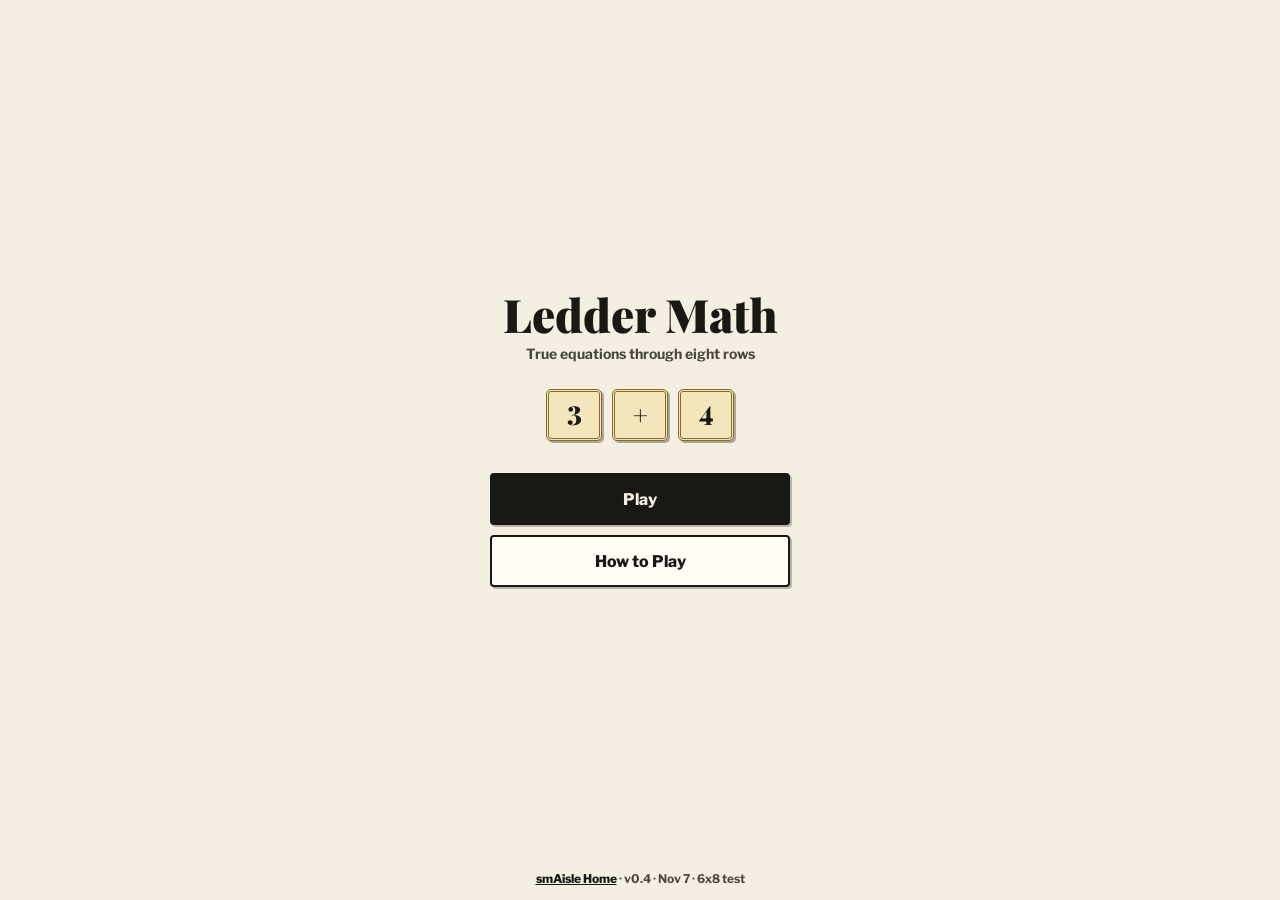
<file: math/test6x8/index.html>
<!doctype html>
<html lang="en">
<head>
<meta charset="utf-8">
<meta name="viewport" content="width=device-width,initial-scale=1,maximum-scale=1,user-scalable=no,viewport-fit=cover">
<link rel="icon" href="../icon-192.png"><link rel="apple-touch-icon" href="../icon-180.png">
<title>Ledder Math 6x8 Test</title>
<meta name="theme-color" content="#f4efe1">
<link rel="stylesheet" href="https://fonts.googleapis.com/css2?family=Libre+Franklin:wght@500;700;800&family=Playfair+Display:ital,wght@0,900;1,900&display=swap">
<style>
:root{--paper:#f4efe1;--card:#fffdf6;--ink:#1a1814;--ink2:#4a453b;--fade:#8c8574;--hi:#ffe27a;--gold:#c9a961;--red:#b3261e;--ok:#1d7a46;--shadow:rgba(0,0,0,.25);--sans:"Libre Franklin","Helvetica Neue",Arial,sans-serif;--head:"Playfair Display",Georgia,serif}
*{box-sizing:border-box}
html,body{height:100%;margin:0;touch-action:manipulation;-webkit-user-select:none;user-select:none;-webkit-tap-highlight-color:transparent;overflow:hidden}
body{background:var(--paper);color:var(--ink);font:500 16px/1.35 var(--sans)}
button{font-family:var(--sans);color:inherit;cursor:pointer;touch-action:manipulation}
button:focus-visible{outline:2px solid var(--red);outline-offset:2px}
#app{max-width:480px;margin:0 auto;height:100%;height:100dvh;display:flex;flex-direction:column;gap:6px;padding-block:calc(env(safe-area-inset-top,0px) + 8px) calc(env(safe-area-inset-bottom,0px) + 6px);padding-left:max(16px,env(safe-area-inset-left,0px));padding-right:max(16px,env(safe-area-inset-right,0px))}
.sw{flex:none;display:grid;grid-template-columns:1fr 1fr;border:2px solid var(--ink);border-radius:4px;background:var(--card);box-shadow:2px 2px 0 var(--shadow);margin-right:2px}
.sw button{height:36px;border:0;background:none;padding:0 6px;font:800 12.5px var(--sans);letter-spacing:.01em;display:flex;align-items:center;justify-content:center;gap:6px;white-space:nowrap}
.sw button+button{border-left:2px solid var(--ink)}
.sw i{font:900 15px/1 var(--head);font-style:normal;width:20px;height:20px;display:grid;place-items:center;border:2px solid currentColor;border-radius:3px}
.sw .on{background:var(--ink);color:var(--paper)}.sw .on i{background:var(--hi);color:var(--ink);border-color:var(--hi)}
.top{flex:none;display:flex;justify-content:space-between;align-items:center;gap:8px;border-bottom:3px double var(--ink);padding-bottom:5px}
#ttl{min-width:0}#ttl b{display:block;font:900 21px/1.05 var(--head);white-space:nowrap}#ttl small{display:block;font:800 10px/1.3 var(--sans);letter-spacing:.08em;text-transform:uppercase;color:var(--ink2)}
.nums2{display:flex;gap:4px;flex:none}
.nb{width:32px;height:32px;padding:0;border:2px solid var(--ink);border-radius:4px;background:var(--card);font:900 16px/1 var(--head)}
.nb.dn{background:var(--hi)}.nb.on{background:var(--ink);color:var(--paper)}.nb.on.dn{color:var(--hi)}
#stage{flex:1;min-height:0;position:relative;display:flex;flex-direction:column;gap:6px}
.tix{flex:0 0 62px;display:flex;align-items:center;gap:9px;background:var(--card);border:2px solid var(--ink);border-radius:4px;padding:3px 9px;box-shadow:2px 2px 0 var(--shadow);margin-right:2px;margin-bottom:2px;overflow:hidden}
.nums{flex:none;display:flex;gap:9px;padding-right:9px;border-right:2px dashed var(--ink);text-align:center;align-self:stretch;align-items:center}
.nums small{display:block;font:800 8px/1.4 var(--sans);letter-spacing:.07em;text-transform:uppercase}.nums b{font:900 21px/1 var(--head)}
#fw{min-width:0;flex:1;max-height:52px;overflow:hidden;font:700 11px/1.35 var(--sans);letter-spacing:.02em}
#fw .none{font-weight:500;color:var(--ink2);letter-spacing:0}
#fw u{text-decoration:none;background:var(--hi);padding:0 3px;border-radius:2px;box-decoration-break:clone;-webkit-box-decoration-break:clone}
#word{flex:0 0 38px;display:flex;align-items:center;justify-content:center;text-align:center;font:800 22px/1 var(--sans);letter-spacing:.14em;overflow:hidden}
#word.m{font:700 12.5px/1.25 var(--sans);letter-spacing:0;color:var(--ink2)}#word.bad{color:var(--red)}#word.good{color:var(--ok)}
#word.sh{animation:sh .28s}@keyframes sh{25%{transform:translateX(-5px)}75%{transform:translateX(5px)}}
#bd{flex:1 1 0;min-height:0;position:relative}#bd svg{position:absolute;inset:0;width:100%;height:100%;pointer-events:none}
.st{position:absolute;transform:translate(-50%,-50%);border:2px solid var(--ink);border-radius:5px;background:var(--card);color:var(--ink);font:800 22px/1 var(--sans);display:flex;align-items:center;justify-content:center;box-shadow:2px 2px 0 rgba(0,0,0,.3);padding:0}
.st.end{background:#f0e2b8}.st.nx{background:#fff1b8;box-shadow:0 0 0 2px var(--hi),2px 2px 0 rgba(0,0,0,.3)}
.st.on{background:var(--hi)}.st.now{background:var(--ink);color:var(--hi);transform:translate(-50%,-50%) scale(1.14);z-index:2;box-shadow:0 0 0 3px var(--hi),0 0 12px 3px rgba(232,168,23,.7)}
#shelf{position:absolute;inset:0;margin:auto;max-height:440px;display:grid;grid-template-rows:repeat(3,1fr);gap:8px}
.row{display:grid;grid-template-columns:repeat(4,1fr);gap:9px;align-items:end;border-bottom:4px double var(--gold);padding:0 3px 6px;min-height:0}
.lt{height:100%;max-height:86px;min-height:0;border:2px solid var(--ink);border-radius:5px;background:var(--card);font:800 clamp(28px,5.4vh,38px)/1 var(--sans);box-shadow:3px 3px 0 var(--ink);padding:0;display:flex;align-items:center;justify-content:center}
.lt.on{background:var(--hi);transform:translate(2px,2px);box-shadow:1px 1px 0 var(--ink)}
.lt.gone{background:none;border:2px dashed #cfc4a8;box-shadow:none;color:transparent;cursor:default}
.btns{flex:none;display:flex;gap:7px;margin-right:2px}
.btns button{height:44px;flex:1;min-width:0;border:2px solid var(--ink);border-radius:4px;background:var(--card);font:800 13.5px var(--sans);box-shadow:2px 2px 0 var(--shadow);padding:0 4px;white-space:nowrap}
.btns .go{flex:1.5;background:var(--ink);color:var(--paper)}
.btns button:disabled{opacity:.4;cursor:default;box-shadow:none}
#ver{flex:none;text-align:center;font:700 10px/1.2 var(--sans);letter-spacing:.03em;color:var(--ink2)}
#rc{position:absolute;inset:0;z-index:5;display:none;align-items:center;justify-content:center;background:rgba(244,239,225,.86)}#rc.show{display:flex}
.rcpt{width:100%;max-width:310px;max-height:100%;overflow:hidden;background:var(--card);border:2px solid var(--ink);border-radius:4px;box-shadow:4px 4px 0 var(--ink);padding:10px 14px 12px}
.rcpt h2{margin:0;font:italic 900 23px/1.1 var(--head);text-align:center}
.rcpt .sub{text-align:center;font:800 9.5px/1.5 var(--sans);letter-spacing:.09em;text-transform:uppercase;color:var(--ink2);border-bottom:3px double var(--ink);padding-bottom:5px;margin-bottom:5px}
.ln{display:flex;align-items:baseline;gap:5px;font:700 12.5px/1.45 var(--sans)}.ln i{flex:1;border-bottom:1px dotted var(--fade);transform:translateY(-3px)}.ln.bon{color:#7a5a12;font-weight:800}
.ln.tot{font:900 19px/1.3 var(--head);border-top:2px dashed var(--ink);margin-top:5px;padding-top:4px}.ln.tot i{border:0}
.note{font:500 11.5px/1.35 var(--sans);color:var(--ink2);margin-top:5px}.note b{color:var(--ink);font-weight:800}
.rb{display:flex;gap:7px;margin-top:9px}.rb button{flex:1;height:40px;border:2px solid var(--ink);border-radius:4px;background:var(--card);font:800 13px var(--sans);padding:0 4px;white-space:nowrap}.rb .go{background:var(--ink);color:var(--paper)}
#turn{display:none;position:fixed;inset:0;z-index:9;background:var(--paper);align-items:center;justify-content:center;font:900 22px var(--head);text-align:center;padding:20px}
@media (orientation:landscape) and (max-height:500px){#turn{display:flex}}
@media (max-height:700px){.tix{flex-basis:56px}#fw{max-height:46px}#word{flex-basis:34px}.btns button{height:42px}}
.st.lk{opacity:.3;background:#e6dfcc;box-shadow:none}.st.edge{border:3px double #8a6a2a;background:#f3e6bd;color:#1a1814;font-family:var(--head)}.st.edge.on{background:#ffe27a}.st.edge.now{background:#1a1814;color:#ffe27a}#ver button{border:0;background:none;padding:5px 3px;font:800 12px var(--sans);text-decoration:underline;color:var(--ink)}
#ver{margin-top:-4px}
#hp{position:fixed;inset:0;z-index:7;display:none;align-items:center;justify-content:center;background:rgba(244,239,225,.92);padding:14px 16px}#hp.show{display:flex}
.hc{width:100%;max-width:400px;background:var(--card);border:2px solid var(--ink);border-radius:4px;box-shadow:4px 4px 0 var(--ink);padding:12px 14px}
.hc h2{margin:0 0 6px;font:900 22px/1.1 var(--head);text-align:center;border-bottom:3px double var(--ink);padding-bottom:6px}
.hc ul{margin:0;padding:0;list-style:none}.hc li{font:500 12.5px/1.32 var(--sans);padding:3.5px 0;border-bottom:1px dotted var(--fade)}.hc li:last-child{border:0}.hc li b{font-weight:800}
#dm{position:fixed;inset:0;z-index:6;display:none}#dm.show{display:block}
#dc{position:absolute;left:50%;transform:translateX(-50%);top:calc(env(safe-area-inset-top,0px) + 8px);width:calc(100% - 28px);max-width:452px;min-height:92px;background:var(--ink);color:var(--paper);border-radius:4px;padding:10px 12px;display:flex;align-items:center;gap:10px;font:700 14.5px/1.3 var(--sans);box-shadow:3px 3px 0 var(--shadow)}
#dt{flex:1;min-width:0}#dx{flex:none;height:36px;padding:0 10px;border:2px solid var(--paper);border-radius:4px;background:none;color:var(--paper);font:800 12.5px var(--sans)}
#cv{position:fixed;inset:0;z-index:5;background:var(--paper);display:flex;flex-direction:column;align-items:center;justify-content:center;padding:24px 16px calc(env(safe-area-inset-bottom,0px) + 46px)}#cv.off{display:none}
.cm{width:100%;max-width:300px;text-align:center}.cm h1{margin:0;font:900 46px/1 var(--head)}.cm p{margin:8px 0 26px;font:700 14px/1.3 var(--sans);color:var(--ink2)}
.cm-t{display:flex;justify-content:center;gap:10px;margin-bottom:32px}.cm-t span{width:56px;height:52px;display:grid;place-items:center;border:3px double #8a6a2a;border-radius:5px;background:#f3e6bd;font:900 26px/1 var(--head);box-shadow:2px 2px 0 rgba(0,0,0,.3)}
.cm button{display:block;width:100%;height:52px;border:2px solid var(--ink);border-radius:4px;background:var(--card);font:800 16px var(--sans);box-shadow:2px 2px 0 var(--shadow);margin-top:10px}.cm #cvP{background:var(--ink);color:var(--paper)}
.cf{position:absolute;left:0;right:0;bottom:calc(env(safe-area-inset-bottom,0px) + 14px);text-align:center;font:700 12px var(--sans);color:var(--ink2)}.cf a{color:var(--ink);font-weight:800}
.nums b.sr{font:800 15px/1.4 var(--sans);color:#a67c1a;letter-spacing:.02em}
#ts{font-size:12px;letter-spacing:.03em;text-transform:none;color:#7a5a12}
.szc{display:flex;gap:6px;margin-bottom:6px}.cm .szc button{flex:1;height:40px;margin:0;font-size:12.5px;padding:0;min-width:0}.cm .szc button.on{background:var(--hi)}
.fb{display:inline-flex;align-items:center;gap:7px;background:var(--ink);color:var(--hi);border-radius:4px;padding:7px 12px;font:800 13.5px/1 var(--sans);letter-spacing:.04em;box-shadow:2px 2px 0 var(--shadow);white-space:nowrap}.fb em{font-style:normal;color:#fff;font-weight:600;letter-spacing:0}.fb i{font-style:normal;color:#fff;font-weight:800;letter-spacing:0}
.st.fr{background:#fff1b8;box-shadow:0 0 0 2px var(--hi),2px 2px 0 rgba(0,0,0,.3)}.st.edge.fr{background:var(--hi)}
#fr{position:fixed;inset:0;z-index:7;display:none;align-items:center;justify-content:center;background:rgba(244,239,225,.72);padding:16px}#fr.show{display:flex}
.fc{width:100%;max-width:280px;background:var(--card);border:2px solid var(--ink);border-radius:4px;box-shadow:4px 4px 0 var(--ink);padding:16px;text-align:center}.fc small{display:block;font:800 11px var(--sans);letter-spacing:.09em;text-transform:uppercase;color:#7a5a12}.fc h2{margin:4px 0;font:900 34px/1.15 var(--head)}.fc p{margin:0 0 12px;font:500 14px/1.3 var(--sans);color:var(--ink2)}.fc button{width:100%;height:42px;border:0;border-radius:4px;background:var(--ink);color:var(--card);font:800 14px var(--sans)}
.hl{display:grid;grid-template-columns:76px 1fr;gap:8px;padding:6px 0;border-bottom:1px dotted var(--fade);font:500 14px/1.3 var(--sans)}.hl b{font-weight:800;color:#7a5a12;font-size:13px;line-height:1.4}
.pg{display:grid;grid-template-columns:1fr 1fr;gap:1px 12px}.pg i{font-style:normal;display:flex;justify-content:space-between;font-size:13px}.pg u{text-decoration:none;font-weight:800}
.hn{font:500 12.5px/1.3 var(--sans);color:var(--ink2);padding:5px 0;border-bottom:1px dotted var(--fade)}
.tix{cursor:pointer}
#wl{position:fixed;inset:0;z-index:7;display:none;align-items:center;justify-content:center;background:rgba(244,239,225,.86);padding:16px}#wl.show{display:flex}
.wc{width:100%;max-width:320px;max-height:100%;display:flex;flex-direction:column;background:var(--card);border:2px solid var(--ink);border-radius:4px;box-shadow:4px 4px 0 var(--ink);padding:12px 14px}.wc h2{margin:0 0 6px;font:900 22px/1.1 var(--head);text-align:center;border-bottom:3px double var(--ink);padding-bottom:6px;flex:none}#wlb{flex:1;min-height:0;overflow-y:auto;touch-action:pan-y;-webkit-overflow-scrolling:touch}#wlb .ln{font-size:14px}#wlt{flex:none}.wc button{flex:none;height:42px;margin-top:9px;border:0;border-radius:4px;background:var(--ink);color:var(--paper);font:800 14px var(--sans)}
.st.wig{background:#f8d4cf!important;border-color:var(--red);color:var(--red);animation:wg .36s 2}@keyframes wg{25%{transform:translate(calc(-50% - 4px),-50%) rotate(-3deg)}75%{transform:translate(calc(-50% + 4px),-50%) rotate(3deg)}}
#st3{position:fixed;inset:0;z-index:8;display:none;align-items:center;justify-content:center;background:rgba(244,239,225,.8);padding:16px}#st3.show{display:flex}
.s3{font:800 30px/1 var(--sans);color:#a67c1a;letter-spacing:.06em}#st3 p{margin:8px 0 12px}.fc button.s3d{margin-top:8px;background:var(--card);color:var(--ink);border:2px solid var(--ink)}
.st.op{font-size:25px;background:#efe9d9;color:#7a5a12}.st.op.on{background:var(--hi);color:var(--ink)}.st.op.now{background:var(--ink);color:var(--hi)}.st.op.nx{background:#fff1b8}.st.op.lk{color:#b8b1a0;background:#e6dfcc}#word{letter-spacing:.08em}
.st,.nums b,.cm-t span,.tot{font-variant-numeric:lining-nums;font-feature-settings:"lnum" 1}
#wlp{flex:none;border-bottom:2px dashed var(--ink);padding-bottom:6px;margin-bottom:6px}#wlp .ln{font-size:13.5px}#wlp .ln span:first-child{color:#7a5a12}#wlp .lg{opacity:.55}
.st,.nums b,.cm-t span,.tot{font-variant-numeric:lining-nums;font-feature-settings:"lnum" 1}
</style>
</head>
<body>
<div id="app">
    <div class="top"><div id="ttl"><b id="tt"></b><small id="ts"></small></div><div class="nums2" id="pn"></div></div>
  <div id="stage">
    <div class="tix"><div class="nums" id="nums"></div><div id="fw"></div></div>
    <div id="word"></div>
    <div id="bd"></div>
    <div class="btns" id="btns"></div>
    <div id="ver"><button id="hpb">How to Play</button> · Ledder Math 6x8 test v0.4 · Nov 7 · not live</div>
    <div id="rc"></div>
  </div>
</div>
<div id="cv"><div class="cm"><h1>Ledder Math</h1><p>True equations through eight rows</p>
<div class="cm-t"><span>3</span><span>+</span><span>4</span></div>
<button id="cvP">Play</button><button id="cvH">How to Play</button></div>
<div class="cf"><a href="https://smaisle.app/">smAisle Home</a> · v0.4 · Nov 7 · 6x8 test</div></div>
<div id="hp"><div class="hc"><h2>How to Play Ledder Math</h2>
<div class="hl"><b>Goal</b><span>Find true equations. Score points. Earn 3 stars.</span></div>
<div class="hl"><b>Start</b><span>Your first equation starts in the top row.</span></div>
<div class="hl"><b>Build</b><span>Move one row at a time, straight ahead or one tile over. Like 3 + 4 = 7 or 6 × 7 = 42. Numbers can be 2 digits. × before + and −.</span></div>
<div class="hl"><b>Next one</b><span>Starts on your last number. The rest of that row locks. You can go up or down.</span></div>
<div class="hl"><b>Free start</b><span>Reach the top or bottom row. Start next on any number.</span></div>
<div class="hl"><b>Points</b><span class="pg"><i>3 tiles (5=5) <u>1</u></i><i>5 tiles <u>8</u></i><i>7 tiles <u>17</u></i><i>8 tiles <u>23</u></i><i>All 8 rows <u>+20</u></i></span></div>
<div class="hl"><b>Stuck?</b><span>You get one Undo a day. The undone equation is gone. Or End the game.</span></div>
<div class="rb"><button id="hpD">Demo</button><button id="hpC" class="go">Got it</button></div></div></div>
<div id="fr"><div class="fc"><small id="frw"></small><h2>Free Start</h2><p>Begin your next equation on any number, going up or down.</p><button id="frB">Pick a number</button></div></div>
<div id="wl"><div class="wc"><h2>Your Equations</h2><div id="wlp"></div><div id="wlb"></div><div id="wlt"></div><button id="wlC">Back to game</button></div></div>
<div id="st3"><div class="fc"><div class="s3">★★★</div><h2 id="s3h">All 3 stars!</h2><small id="s3s"></small><p id="s3m"></p><button id="s3K">Keep going</button><button id="s3D" class="s3d">Complete</button></div></div>
<div id="dm"><div id="dc"><span id="dt"></span><button id="dx">Close</button></div></div>
<div id="turn">Turn your phone upright to play</div>
<script>
var COMMON=[],EXTRA=[];
var AP=[{"w":[5,5,5,5,5,5,5],"b":["57628","==+×=","21428","×+×==","53648","===−+","57642"],"s":[80,180,285]},{"w":[6,6,6,6,6,6,6,6],"b":["697418","026+−×","+−5126","15=−+×","=64071","95+===","5−6253","841541"],"s":[230,545,830]},{"w":[6,6,6,6,6,6,6,6],"b":["213025","−=×−×−","312098","+×=+=+","567859","−=−−=−","674859","312142"],"s":[430,1025,1565]},{"w":[6,6,6,6,6,6,6,6],"b":["480976","=+2140","37+×−+","−7×862","54698=","=+==62","67856−","678908"],"s":[150,360,550]},{"w":[6,6,6,6,6,6,6,6],"b":["214327","×+×−16","2190+×","+×−+16","213===","8=2764","346×+×","191023"],"s":[220,525,800]},{"w":[6,6,6,6,6,6,6,6],"b":["=07901","64×012","=0=3=+","24+021","+×+2×=","0210=1","+−×+×2","201293"],"s":[280,665,1015]},{"w":[6,6,6,6,6,6,6,6],"b":["612935","×+×+32","61432−","=×+−74","612634","=−===3","783429","310137"],"s":[270,645,985]}],BP=["OLOCYKNAWCTA","OTOGKEETITHF","MWROASSKKIHM","IGMCJLBLOYFO","DRTHEHELROHA"];
var ODD='ARS ATT BAS BOS BUR ENG ESS HES KOS LIS ORA RAS SRI TAS WAT'.split(' ');COMMON=COMMON.filter(function(w){return ODD.indexOf(w)<0});EXTRA=EXTRA.concat(ODD);
var stars=function(p){var a=SA[cur.A];return Math.max(AP[cur.A].s.filter(function(t){return p>=t}).length,a&&a.st||0)},starS=function(p){var k=stars(p);return '★★★'.slice(0,k)+'☆☆☆'.slice(0,3-k)},DEEPB=20,CLEARB=15,EQS=[],CS={has:isEq,forEach:function(){}},ALL=CS;
/* 6 x 8 test (Nov 7): any tile can be a number or a sign; numbers can be two digits (0-99, no leading 0); one = per equation. */
// Equation rules for Ledder Math 6x8: numbers 0-99 (no leading zero), + − ×, one '='; × before + and −.
const OPS='+−×';
function toks(s){const t=[];let n='';for(const c of s){if(OPS.includes(c)||c==='='){if(!n)return null;t.push(n,c);n=''}else n+=c}if(!n)return null;t.push(n);return t}
function okNum(n){return n.length<=2&&!(n.length>1&&n[0]==='0')}
function ev(t){const a=t.slice();for(let i=1;i<a.length;i+=2)if(a[i]==='×'){a.splice(i-1,3,String(+a[i-1]*+a[i+1]));i-=2}let r=+a[0];for(let i=1;i<a.length;i+=2)r=a[i]==='+'?r+ +a[i+1]:r-+a[i+1];return r}
function isEq(s){if(s.length<3)return false;const t=toks(s);if(!t)return false;let e=-1;for(let i=0;i<t.length;i++){if(i%2===0){if(!okNum(t[i]))return false}else if(t[i]==='='){if(e>=0)return false;e=i}}if(e<0)return false;return ev(t.slice(0,e))===ev(t.slice(e+1))}
function isPre(s){if(!s.length)return true;if(OPS.includes(s[0])||s[0]==='=')return false;let eq=0,n='';for(const c of s){if(OPS.includes(c)||c==='='){if(!n)return false;if(c==='='&&++eq>1)return false;n=''}else{n+=c;if(!okNum(n))return false}}return true}

function buildEq(){const D='123456789'.split(''),O=['+','−','×'],v=(t)=>{let a=[...t],i;for(i=1;i<a.length;i+=2)if(a[i]==='×'){a.splice(i-1,3,String(+a[i-1]*+a[i+1]));i-=2}let r=+a[0];for(i=1;i<a.length;i+=2)r=a[i]==='+'?r+ +a[i+1]:r-+a[i+1];return r};
const out=new Set();D.forEach(d=>out.add(d+'='+d));
const exprs={1:D.map(d=>[d])};exprs[3]=[];D.forEach(a=>O.forEach(o=>D.forEach(b=>exprs[3].push([a,o,b]))));exprs[5]=[];exprs[3].forEach(e=>O.forEach(o=>D.forEach(b=>exprs[5].push(e.concat([o,b])))));
for(const[l,r] of [[3,1],[1,3],[5,1],[1,5],[3,3]])for(const a of exprs[l])for(const b of exprs[r])if(v(a)===v(b))out.add(a.join('')+'='+b.join(''));
return [...out]}
function infl(w){return false;var h=function(x){return ALL.has(x)};return (w.slice(-1)==='S'&&h(w.slice(0,-1)))||(w.slice(-2)==='ES'&&h(w.slice(0,-2)))||((w.slice(-2)==='ED'||w.slice(-2)==='ER')&&(h(w.slice(0,-1))||h(w.slice(0,-2))))||(w.slice(-3)==='ING'&&(h(w.slice(0,-3))||h(w.slice(0,-3)+'E')))}
function $(i){return document.getElementById(i)}
function pts(n){return {3:1,4:5,5:8,6:12,7:17}[n]||17+(n-7)*6}
function kids(W,l,i){if(l+1>=W.length)return [];var k=[i-1,i,i+1];return k.filter(function(j){return j>=0&&j<W[l+1]})}
function trk(a,b,on){return '<line x1="'+a[0]+'" y1="'+a[1]+'" x2="'+b[0]+'" y2="'+b[1]+'" stroke="'+(on?'#e8a817':'#b9ae95')+'" stroke-width="'+(on?5:2)+'" stroke-linecap="round"/>'}
/* Solvers. Both run in the page on load, so the five puzzles are checked by the same code the game uses. */
function solveA(P){var W=P.w,B=P.b,all={},com={},deep={};function go(l,i,s){s+=B[l][i];if(s.length>=3&&ALL.has(s)){all[s]=1;if(CS.has(s)){com[s]=1;if(l===W.length-1)deep[s]=1}}kids(W,l,i).forEach(function(j){go(l+1,j,s)})}for(var i=0;i<W[0];i++)go(0,i,'');function gu(l,i,s){s+=B[l][i];if(s.length>=3&&ALL.has(s)){all[s]=1;if(CS.has(s))com[s]=1}if(l>0)ups(W,l,i).forEach(function(j){gu(l-1,j,s)})}for(var i2=0;i2<W[0];i2++)gu(W.length-1,i2,'');return {all:Object.keys(all),common:Object.keys(com),deep:Object.keys(deep)}}
function cnt(s){var c={};for(var i=0;i<s.length;i++)c[s[i]]=(c[s[i]]||0)+1;return c}
function fits(w,c){var d={};for(var i=0;i<w.length;i++){var x=w[i];d[x]=(d[x]||0)+1;if(d[x]>(c[x]||0))return false}return true}
function sub(s,w){var a=s.split('');for(var i=0;i<w.length;i++)a.splice(a.indexOf(w[i]),1);return a.join('')}
function solveB(letters){var s0=letters.split('').sort().join(''),c0=cnt(s0),cand=COMMON.filter(function(w){return fits(w,c0)}),memo={};
 function go(s){if(memo[s])return memo[s];var c=cnt(s),b={p:s.length?0:CLEARB,w:[],left:s.length};cand.forEach(function(w){if(w.length>s.length||!fits(w,c))return;var r=go(sub(s,w)),p=pts(w.length)+r.p;if(p>b.p)b={p:p,w:[w].concat(r.w),left:r.left}});return memo[s]=b}
 return go(s0)}
var PA=AP.map(solveA),PB=BP.map(solveB);
var BCAND=BP.map(function(l){var c=cnt(l),o=[];ALL.forEach(function(w){if(w.length<=12&&fits(w,c))o.push(w)});return o});
var mode='A',cur={A:0,B:0},SA=[],SB=[];
function newA(){return {top:0,st:0,undone:false,warn:"",hist:[],dead:[],path:[],found:[],done:false,up:false,anch:false,both:false,lock:[],msg:'Pick a number in the top row to start.',cls:'m'}}
function ups(W,l,i){var o=[];if(l<1)return o;for(var j=0;j<W[l-1];j++)if(kids(W,l-1,j).indexOf(i)>=0)o.push(j);return o}
function isLk(s,l,i){return s.lock.some(function(q){return q[0]===l&&q[1]===i})}
function newB(i){return {t:BP[i].split(''),gone:Array(12).fill(false),pick:[],words:[],undo:1,last:null,done:false,msg:'Tap letters in any order. Used letters leave the shelf for good.',cls:'m'}}
AP.forEach(function(){SA.push(newA())});BP.forEach(function(_,i){SB.push(newB(i))});
function A(){return SA[cur.A]}function B(){return SB[cur.B]}
function scoreA(s){return s.found.reduce(function(a,f){return a+f.p+(f.deep?DEEPB:0)},0)}
function rest(s){var o='';s.t.forEach(function(x,i){if(!s.gone[i])o+=x});return o}
function cleared(s){return s.gone.every(Boolean)}
function scoreB(s){return s.words.reduce(function(a,f){return a+f.p},0)+(cleared(s)?CLEARB:0)}
function possible(s,i){var c=cnt(rest(s));return BCAND[i].filter(function(w){return fits(w,c)}).length}
function say(s,t,c,shake){s.msg=t;s.cls='m '+(c||'')+(shake?' sh':'')}
function toStar(p){var k=stars(p);if(k>=3){var a=A();if(a.top)return 'Top of the Ledder! Keep going';var mt=topL()-p;return '★★★ '+mt+' more point'+(mt===1?'':'s')+' to Top of the Ledder'}var m=AP[cur.A].s[k]-p;return '★ '+m+' more point'+(m===1?'':'s')+' to your '+['first','second','third'][k]+' star'}
function render(){
 
 $('tt').textContent='Ledder Math';
 $('ts').textContent=toStar(scoreA(A()));
 var h='';for(var i=0;i<0;i++){var dn=(mode==='A'?SA:SB)[i].done;h+='<button class="nb'+(i===cur[mode]?' on':'')+(dn?' dn':'')+'" data-n="'+i+'" aria-label="Puzzle '+(i+1)+'">'+(i+1)+'</button>'}
 $('pn').innerHTML='';[].forEach.call($('pn').children,function(b){b.onclick=function(){cur[mode]=+b.dataset.n;render()}});
 if(mode==='A')renderA();else renderB();
}
function setWord(s,txt){var w=$('word');w.className='';void w.offsetWidth;if(txt){w.textContent=txt}else{w.textContent=s.msg;w.className=s.cls}}
function renderA(){var s=A(),P=AP[cur.A],W=P.w,sol=PA[cur.A];
 $('nums').innerHTML='<div><small>Score</small><b id="sc">'+scoreA(s)+'</b></div><div><small>Found</small><b id="fc">'+s.found.length+'</b></div><div><small>Stars</small><b class="sr">'+starS(scoreA(s))+'</b></div>';
 $('fw').innerHTML=s.found.length?s.found.map(function(f){return f.deep?'<u>'+f.w+'</u>':f.w}).reverse().join(' · '):'<span class="none">'+sol.common.length+' true equations on this board. Yours land here.</span>';
 var cw=s.path.map(function(q){return P.b[q[0]][q[1]]}).join(''),st=stuckA(s),lastW=s.found.length?s.found[s.found.length-1].w:'';if(st&&s.undone&&s.path.length<=1&&!s.menu){say(s,'No moves left. Game over.','bad');cw='';if(!s.over){s.over=1;s.busy=1;setTimeout(function(){s.busy=0;s.done=true;render()},1500)}}else if(s.menu){say(s,s.undone?'Your Undo is used for today. End finishes the game.':lastW?'One Undo a day. It loses '+lastW+'. End finishes the game.':'End finishes the game.','bad');cw=''}else if(st&&s.path.length<=1){say(s,'No equations from here. Tap Stuck.','bad');cw=''}else if(s.flash&&s.path.length<=1){s.flash=0;cw=''}else if(s.warn&&s.warn===cw){cw=''}else if(s.warn){s.warn=''}var free=!s.done&&!s.menu&&!s.anch&&!s.path.length&&s.found.length>0;var flashed=!cw&&s.flash===0&&s.msg.indexOf(' star!')>0;setWord(s,cw);if(free&&!s.quiet&&!flashed){$('word').className='';$('word').innerHTML='<span class="fb">'+(s.gain?'<i>+'+s.gain+'</i>':'')+'FREE START <em>Tap any number</em></span>'}
 var el=$('bd'),r=el.getBoundingClientRect(),w=r.width,fh=Math.min(r.height,590)-4,n=W.length;if(!w||fh<=0)return;
 var C=W[0],off=(r.height-fh)/2,tw=Math.min(60,w/(C+.7)),th=Math.max(26,Math.min(C>5?56:46,fh/n-(C>5?10:15))),gy=(fh-th)/(n-1),gx=w/(C+.02),fsz=C>6?'font-size:19px;':C>5?'font-size:20px;':'',pos=function(l,i){return [w/2+(i-(W[l]-1)/2)*gx,off+th/2+l*gy]};
 var inP=function(l,i){return s.path.some(function(q){return q[0]===l&&q[1]===i})},last=s.path[s.path.length-1],next={};
 if(!s.done){if(s.both&&s.path.length===1){ups(W,last[0],last[1]).forEach(function(j){next[(last[0]-1)+','+j]=1});kids(W,last[0],last[1]).forEach(function(j){next[(last[0]+1)+','+j]=1})}else if(s.up&&last)ups(W,last[0],last[1]).forEach(function(j){if(!isLk(s,last[0]-1,j))next[(last[0]-1)+','+j]=1});else if(last)kids(W,last[0],last[1]).forEach(function(j){next[(last[0]+1)+','+j]=1});else if(!s.found.length)for(var a=0;a<W[0];a++)next['0,'+a]=1}
 var o='<svg>',l,i;for(l=0;l<n-1;l++)for(i=0;i<W[l];i++)kids(W,l,i).forEach(function(j){var on=s.path.some(function(q,k){var t=s.path[k+1];if(!t)return false;var a=q[0]<t[0]?q:t,b=q[0]<t[0]?t:q;return a[0]===l&&a[1]===i&&b[1]===j});var one=s.both&&s.path.length===1,nearD=last&&(one||!s.up)&&last[0]===l&&last[1]===i&&next[(l+1)+','+j],nearU=last&&(one||s.up)&&last[0]===l+1&&last[1]===j&&next[l+','+i];if(on||nearD||nearU)o+=trk(pos(l,i),pos(l+1,j),on)});o+='</svg>';
 for(l=0;l<n;l++)for(i=0;i<W[l];i++){var q=pos(l,i),c='st'+(l===n-1?' end':'')+(l===0||l===n-1?' edge':'')+(inP(l,i)?' on':'')+(free&&l%2===0?' fr':'')+(l%2?' op':'')+(last&&last[0]===l&&last[1]===i?' now':'')+(next[l+','+i]?' nx':'')+(isLk(s,l,i)||(!s.found.length&&!s.path.length&&l>0)?' lk':'');o+='<button class="'+c+'" data-l="'+l+'" data-i="'+i+'" style="left:'+q[0]+'px;top:'+q[1]+'px;width:'+tw+'px;height:'+th+'px;'+fsz+'">'+P.b[l][i]+'</button>'}
 el.innerHTML=o;[].forEach.call(el.querySelectorAll('.st'),function(b){b.onclick=function(){tapA(+b.dataset.l,+b.dataset.i)}});
 if(s.menu&&!s.done){$('btns').innerHTML='<button id="bB">Back</button><button id="bU" class="go"'+(s.hist.length&&!s.undone?'':' disabled')+'>Undo</button><button id="bD">End</button>';$('bB').onclick=function(){s.menu=false;say(s,'');render()};$('bU').onclick=undoA;$('bD').onclick=function(){s.menu=false;s.done=true;render()}}else{
 $('btns').innerHTML='<button id="bC"'+(s.path.length>(s.anch?1:0)?'':' disabled')+'>Clear</button><button id="bS" class="go"'+(s.path.length>=3?'':' disabled')+'>'+(s.path.length&&s.path.length<3?'3+ tiles':(s.warn?'Play anyway':'Submit'))+'</button><button id="bK"'+(st?' class="go"':'')+'>Stuck</button>';
 $('bC').onclick=function(){s.warn='';s.path=s.anch?[s.path[0]]:[];say(s,s.anch?'Cleared. Keep going from your last number.':(s.found.length?'Free start. Begin on any number.':'Pick a number in the top row to start.'));render()};$('bS').onclick=subA;$('bK').onclick=function(){if(!s.done){s.menu=true;render()}}}
 $('rc').className=s.done?'show':'';if(s.done)receiptA();saveA(s);
}
function tapA(l,i){var s=A(),W=AP[cur.A].w,n=W.length;if(s.done||s.menu||s.busy)return;s.quiet=0;var p=s.path,last=p[p.length-1],k=-1;p.forEach(function(q,x){if(q[0]===l&&q[1]===i)k=x});
 if(isLk(s,l,i)){say(s,'Keep going from your last number. This row is locked.','bad',1);render();return}
 var first=!s.found.length,begin=function(){s.path=[[l,i]];s.up=l===n-1;s.both=!first&&l>0&&l<n-1};
 if(!p.length){if(l%2)say(s,'Start on a number.','bad',1);else if(first&&l!==0)say(s,'Pick a number in the top row to start.','bad',1);else begin();render();return}
 if(k===0&&s.anch){p.length=1;render();return}
 if(k>=0){p.length=k===p.length-1?k:k+1;render();return}
 if(s.both&&p.length===1&&Math.abs(l-last[0])===1)s.up=l<last[0];
 var nx=s.up?ups(W,last[0],last[1]):kids(W,last[0],last[1]);
 if(l===last[0]+(s.up?-1:1)&&nx.indexOf(i)>=0)p.push([l,i]);
 else if(!s.anch&&l%2===0&&(p.length===1||l===0||l===n-1)&&(!first||l===0)){begin()}
 else{var w=$('word');w.classList.remove('sh');void w.offsetWidth;w.classList.add('sh');return}
 render()}
function prefixes(){return {has:isPre}}
function reach(s,P,l,i,dir,t){var n=P.w.length;if(t.length>=3&&ALL.has(t)&&!s.found.some(function(f){return f.w===t})&&s.dead.indexOf(t)<0)return true;if(!prefixes().has(t))return false;var nx=dir>0?kids(P.w,l,i):(l<1?[]:ups(P.w,l,i));for(var k=0;k<nx.length;k++)if(reach(s,P,l+dir,nx[k],dir,t+P.b[l+dir][nx[k]]))return true;return false}
function stuckA(s){if(s.done||!s.anch||!s.path.length)return false;var P=AP[cur.A],a=s.path[0],c=P.b[a[0]][a[1]];if(s.both)return !reach(s,P,a[0],a[1],1,c)&&!reach(s,P,a[0],a[1],-1,c);return !reach(s,P,a[0],a[1],s.up?-1:1,c)}
var freeSeen=false;function seenFree(){if(freeSeen)return true;try{return !!localStorage.getItem('lmath8-free')}catch(e){return false}}
function freeCard(top){freeSeen=true;try{localStorage.setItem('lmath8-free','1')}catch(e){}$('frw').textContent='You reached the '+(top?'top':'bottom');$('fr').className='show'}
function topL(){return Math.round(AP[cur.A].s[2]*1.5/5)*5}function card3(t,sc,s,m){$('s3h').textContent=t;$('s3s').textContent=sc+' points · '+s.found.length+(s.found.length===1?' equation':' equations');$('s3m').textContent=m;$('st3').className='show'}
var LEFT={};function everyWord(){if(LEFT[cur.A])return LEFT[cur.A];var P=AP[cur.A],W=P.w,o={},pf=prefixes();function go(l,i,d,t){t+=P.b[l][i];if(t.length>=3&&CS.has(t))o[t]=1;if(!pf.has(t))return;var nl=l+d;if(nl<0||nl>=W.length)return;(d>0?kids(W,l,i):ups(W,l,i)).forEach(function(j){go(nl,j,d,t)})}for(var l=0;l<W.length;l++)for(var i=0;i<W[l];i++){go(l,i,1,'');go(l,i,-1,'')}return LEFT[cur.A]=o}
function wordsLeft(s){var o=everyWord();return Object.keys(o).filter(function(w){return !s.found.some(function(f){return f.w===w})&&s.dead.indexOf(w)<0}).length}
var SKEY='lmath8-today';function saveA(s){if(dSave||s.busy)return;try{localStorage.setItem(SKEY,JSON.stringify({day:TODAY,s:{found:s.found,hist:s.hist,dead:s.dead,path:s.anch?[s.path[0]]:[],anch:s.anch,up:s.up,both:s.anch&&s.both,lock:s.lock,undone:s.undone,st:s.st,top:s.top,done:s.done,over:s.over}}))}catch(e){}}
function undoA(){var s=A();if(s.undone||s.done||!s.hist.length)return;var h=s.hist.pop();s.undone=true;var f=s.found.pop();s.menu=false;s.quiet=1;s.dead.push(f.w);s.anch=h.anch;s.up=h.up;s.both=h.both;s.lock=h.lock;s.path=h.path;say(s,f.w+' is gone and can\'t be played again.','bad');render()}
function subA(){if(A().busy)return;var s=A(),P=AP[cur.A],w=s.path.map(function(q){return P.b[q[0]][q[1]]}).join(''),deep=s.path[s.path.length-1][0]===P.w.length-1;
 if(!ALL.has(w))say(s,w+' is not a true equation.','bad',1);
 else if(s.found.some(function(f){return f.w===w}))say(s,w+' is already on your ticket.','bad',1);
 else if(s.dead.indexOf(w)>=0)say(s,w+' was undone. Try another one.','bad',1);
 else{s.warn='';s.hist.push({anch:s.anch,up:s.up,both:s.both,lock:s.lock.slice(),path:s.anch?[s.path[0]]:[]});var wasUp=s.up,top=s.path[s.path.length-1][0]===0,inf=infl(w),bon=w.length===P.w.length&&!inf,p=pts(inf?Math.max(3,w.length-1):w.length);s.found.push({w:w,p:p,deep:bon,up:wasUp});say(s,'+'+(p+(bon?DEEPB:0))+' '+w+(bon?' · Full Line!':(inf&&w.length>3?' · easy ending, fewer points':'')),'good');var sc=scoreA(s),ks=stars(sc);if(ks>s.st){s.st=ks;s.msg=['','First','Second','Third'][ks]+' star! '+starS(sc);s.flash=1;if(ks===3&&sc<topL()&&!dSave)card3('All 3 stars!',sc,s,'Next up: Top of the Ledder at '+topL()+' points.')}if(sc>=topL()&&!s.top){s.top=1;s.msg='Top of the Ledder! '+s.msg;s.flash=1;if(!dSave)card3('Top of the Ledder!',sc,s,'You climbed all the way up. Keep going for your best score ever.')}
  var e=s.path[s.path.length-1],n=P.w.length;s.both=false;if(e[0]===0||e[0]===n-1){s.anch=false;s.up=false;s.lock=[];s.path=[];s.msg+=' · Free start: begin on any number';s.gain=p+(bon?DEEPB:0);s.quiet=0;if(!seenFree()&&!dSave)freeCard(top)}else{s.lock=[];for(var q0=0;q0<P.w[e[0]];q0++)if(q0!==e[1])s.lock.push([e[0],q0]);s.anch=true;s.up=!wasUp;s.path=[e];s.both=e[0]>=2&&e[0]<=n-3;s.msg+=s.both?' · Go up or down':s.up?' · Now go up':' · Now go down'}render();return}
 badA(s)}
function badA(s){s.busy=1;var w=$('word');w.textContent=s.msg;w.className='';void w.offsetWidth;w.className='m bad sh';[].forEach.call(document.querySelectorAll('.st'),function(e){if(s.path.some(function(q){return q[0]===+e.dataset.l&&q[1]===+e.dataset.i}))e.classList.add('wig')});setTimeout(function(){s.busy=0;s.quiet=0;s.path=s.anch?[s.path[0]]:[];s.both=s.anch?s.both:false;if(!s.anch&&!s.found.length)say(s,'Pick a number in the top row to start.');render()},800)}
function receiptA(){var s=A(),sol=PA[cur.A],t=scoreA(s),m=sol.common.filter(function(w){return !s.found.some(function(f){return f.w===w})}).sort(function(a,b){return b.length-a.length||(a<b?-1:1)});
 var h='<div class="rcpt"><h2>smAisle</h2><div class="sub">Ledder · '+starS(t)+(s.top?' · Top of the Ledder':'')+' · '+s.found.length+(s.found.length===1?' equation':' equations')+'</div>'+(s.over?'<div class="note" style="text-align:center;margin-bottom:5px"><b>Game over.</b> No moves left from your last number.</div>':'');
 if(s.found.length)h+='<div class="note">'+s.found.map(function(f){return f.deep?'<b>'+f.w+'</b>':f.w}).join(' · ')+'</div>';var fl=s.found.filter(function(f){return f.deep}).length;if(fl)h+='<div class="ln bon"><span>Full Lines ('+fl+')</span><i></i><span>+'+fl*DEEPB+'</span></div>';
 if(!s.found.length)h+='<div class="note">Nothing on this ticket.</div>';
 h+='<div class="ln tot"><span>Total</span><i></i><span>'+t+'</span></div><div class="note"><b>Full Lines:</b> '+sol.deep.slice(0,3).join(', ')+'. <b>Also here:</b> '+m.filter(function(w){return sol.deep.indexOf(w)<0}).slice(0,4).join(', ')+'.</div><div class="note" style="text-align:center"><b>New board at midnight Eastern.</b></div><div class="rb"><button id="rP">Start over (test only)</button></div></div>';
 $('rc').innerHTML=h;$('rP').onclick=function(){SA[cur.A]=newA();try{localStorage.removeItem(SKEY)}catch(e){}render();$('cv').className='off'}}
function renderB(){var s=B(),i=cur.B,poss=possible(s,i);
 $('nums').innerHTML='<div><small>Score</small><b id="sc">'+scoreB(s)+'</b></div><div><small>Left</small><b id="lc">'+rest(s).length+'</b></div><div><small>Possible</small><b id="pc">'+poss+'</b></div>';
 $('fw').innerHTML=s.words.length?s.words.map(function(f){return f.w}).join(' · '):'<span class="none">Possible = words still left to make.</span>';
 setWord(s,s.pick.map(function(k){return s.t[k]}).join(''));
 var h='<div id="shelf">';for(var r=0;r<3;r++){h+='<div class="row">';for(var c=0;c<4;c++){var k=r*4+c;h+='<button class="lt'+(s.gone[k]?' gone':'')+(s.pick.indexOf(k)>=0?' on':'')+'" data-k="'+k+'"'+(s.gone[k]?' disabled':'')+'>'+s.t[k]+'</button>'}h+='</div>'}
 var el=$('bd');el.innerHTML=h+'</div>';[].forEach.call(el.querySelectorAll('.lt'),function(b){b.onclick=function(){if(s.done)return;var k=+b.dataset.k,x=s.pick.indexOf(k);if(x>=0)s.pick.splice(x,1);else s.pick.push(k);render()}});
 $('btns').innerHTML='<button id="bC"'+(s.pick.length?'':' disabled')+'>Clear</button><button id="bS" class="go"'+(s.pick.length>=3?'':' disabled')+'>Submit</button><button id="bU"'+(s.undo&&s.last?'':' disabled')+'>Undo ('+s.undo+')</button><button id="bD">Done</button>';
 $('bC').onclick=function(){s.pick=[];render()};$('bS').onclick=subB;$('bU').onclick=undoB;$('bD').onclick=function(){s.pick=[];s.done=true;render()};
 $('rc').className=s.done?'show':'';if(s.done)receiptB();
}
function subB(){var s=B(),w=s.pick.map(function(k){return s.t[k]}).join('');
 if(!ALL.has(w)){say(s,w+' is not in the word list.','bad',1);s.pick=[];render();return}
 var p=pts(w.length);s.words.push({w:w,p:p});s.last={k:s.pick.slice()};s.pick.forEach(function(k){s.gone[k]=true});s.pick=[];say(s,'+'+p+' '+w,'good');
 if(cleared(s)||!possible(s,cur.B))s.done=true;render()}
function undoB(){var s=B();if(!s.undo||!s.last)return;s.last.k.forEach(function(k){s.gone[k]=false});var f=s.words.pop();s.undo=0;s.last=null;s.pick=[];s.done=false;say(s,f.w+' is back on the shelf. No more undos.');render()}
function receiptB(){var s=B(),b=PB[cur.B],t=scoreB(s),c=cleared(s),left=rest(s);
 var h='<div class="rcpt"><h2>smAisle</h2><div class="sub">Shrinking Shelf · No. '+(cur.B+1)+' · '+(c?'Shelf cleared':left.length+' left over')+'</div>';
 s.words.forEach(function(f){h+='<div class="ln"><span>'+f.w+'</span><i></i><span>'+f.p+'</span></div>'});
 if(!s.words.length)h+='<div class="note">No words on this ticket.</div>';
 if(c)h+='<div class="ln bon"><span>Cleared all 12</span><i></i><span>+'+CLEARB+'</span></div>';
 h+='<div class="ln tot"><span>Total</span><i></i><span>'+t+'</span></div><div class="note"><b>Best solution:</b> '+b.w.join(' + ')+' = '+b.p+(b.left?' with '+b.left+' left over':', all 12 cleared')+'.'+(t>b.p?' You beat it.':'')+(left.length&&!c?' <b>Stuck with:</b> '+left.split('').join(' ')+'.':'')+'</div><div class="rb">'+(s.undo&&s.last&&!c?'<button id="rU">Undo last word</button>':'<button id="rP">Play again</button>')+'<button id="rN" class="go">Next puzzle</button></div></div>';
 $('rc').innerHTML=h;if($('rU'))$('rU').onclick=undoB;else $('rP').onclick=function(){SB[cur.B]=newB(cur.B);render()};$('rN').onclick=function(){cur.B=(cur.B+1)%5;render()}}

var dTok=0,dSave=null,dTm=null;
function dTap(q){var s=SA[0];tapA(q[0],q[1])}
function demoEnd(){dTok++;clearTimeout(dTm);if(!dSave)return;SA[0]=dSave.s;cur.A=dSave.c;mode=dSave.m;$('cv').className=dSave.cv;dSave=null;$('dm').className='';render()}
function demo(){$('hp').className='';dSave={s:SA[0],c:cur.A,m:mode,cv:$('cv').className};$('cv').className='off';SA[0]=newA();cur.A=0;mode='A';$('dm').className='show';render();var tok=++dTok;
 var E=[3,0],steps=[
 ['t','Your first equation starts in the top row. The board lights up once you pick a number.',2800],
 ['t','Go one row at a time, straight or one tile over, to spell a true equation.',800],
 ['w',[[0,1],[1,0],[2,0],[3,1],[4,0]]],
 ['t','Your next one starts on your last number. The rest of that row locks.',3400],
 ['t','A short one like 5 = 5 is worth just 1 point, but it reaches the edge.',800],
 ['w',[[5,0],[6,0]]],
 ['t','You reached the bottom row, so your next one can start on any number. A trip through all 7 rows is a Full Line.',800],
 ['w',[[0,2],[1,2],[2,3],[3,3],[4,3],[5,4],[6,3]]],
 ['t','If you get stuck, tap Stuck. You get one Undo a day, or you can End the game.',800],
 ['f',function(){A().menu=true;render()}],
 ['t','If you get stuck, tap Stuck. You get one Undo a day, or you can End the game.',3600],
 ['f',function(){A().menu=false;say(A(),'');render()}],
 ['t','Points earn stars, and the line at the top shows how close you are. Your turn!',2800]];
 var i=0;function run(){if(tok!==dTok)return;if(i>=steps.length){demoEnd();return}var st=steps[i++];
  if(st[0]==='t'){$('dt').textContent=st[1];dTm=setTimeout(run,st[2]);return}
  if(st[0]==='f'){st[1]();dTm=setTimeout(run,300);return}
  var q=st[1],k=0;(function nx(){if(tok!==dTok)return;if(k<q.length){tapA(q[k][0],q[k][1]);k++;dTm=setTimeout(nx,520);return}dTm=setTimeout(function(){if(tok!==dTok)return;subA();dTm=setTimeout(run,1500)},650)})()}
 run()}
document.querySelector('.tix').onclick=function(){var s=A();if(s.done||dSave)return;var o=s.found.slice().reverse().map(function(f){return '<div class="ln'+(f.deep?' bon':'')+'"><span>'+f.w+(f.deep?' · Full Line':'')+'</span><i></i><span>'+(f.p+(f.deep?DEEPB:0))+'</span></div>'}).join('');$('wlb').innerHTML=o||'<div class="note">No words yet.</div>';$('wlt').innerHTML='<div class="ln tot"><span>'+s.found.length+' found</span><i></i><span>'+scoreA(s)+'</span></div>';var sc0=scoreA(s),lv=AP[cur.A].s.concat([topL()]),nm=['★','★★','★★★','Top of the Ledder'],pr=lv.map(function(v,i){var got=sc0>=v||(i<3&&s.st>i)||(i===3&&s.top);return '<div class="ln'+(got?' lg':'')+'"><span>'+nm[i]+'</span><i></i><span>'+(got?'Done':(v-sc0)+' more')+'</span></div>'}).join('');$('wlp').innerHTML=pr+'<div class="ln"><span>Equations left</span><i></i><span>'+wordsLeft(s)+'</span></div>';$('wl').className='show'};$('wlC').onclick=function(){$('wl').className=''};
$('s3K').onclick=function(){$('st3').className=''};$('s3D').onclick=function(){$('st3').className='';A().done=true;render()};
$('frB').onclick=function(){$('fr').className=''};$('hpb').onclick=function(){$('hp').className='show'};$('hpC').onclick=function(){$('hp').className=''};$('hpD').onclick=demo;$('dx').onclick=demoEnd;
function dayS(){return new Date().toLocaleDateString('en-CA',{timeZone:'America/New_York'})}
function dayN(){return Math.floor(Date.parse(dayS()+'T00:00:00Z')/864e5)}
var TODAY=dayS();cur.A=1+dayN()%(AP.length-1); /* AP[0] is the old 5 x 7 board, kept only for the demo */
(function(){try{var d=JSON.parse(localStorage.getItem(SKEY)||'null');if(d&&d.day===TODAY){SA[cur.A]=Object.assign(newA(),d.s);if(d.s.found.length||d.s.done){$('cvP').textContent=d.s.done?'See your ticket':'Continue'}}}catch(e){}})();
document.addEventListener('visibilitychange',function(){if(!document.hidden&&dayS()!==TODAY)location.reload()});
$('cvP').onclick=function(){$('cv').className='off';render()};$('cvH').onclick=function(){$('hp').className='show'};
var rz;addEventListener('resize',function(){clearTimeout(rz);rz=setTimeout(render,60)});
if(document.fonts&&document.fonts.ready)document.fonts.ready.then(render);
window.WT={report:{A:PA.map(function(p,i){return {all:p.all.length,common:p.common.length,deep:p.deep,ok:p.common.length>=25&&p.deep.length>0&&AP[i].w.length>=5&&AP[i].w.length<=7}}),B:PB.map(function(b){return {best:b.w,score:b.p,left:b.left,ok:b.left<=2}})},PA:PA,PB:PB,BCAND:BCAND,AP:AP,BP:BP,get:function(){return mode==='A'?A():B()},kids:kids};
render();
</script>
</body>
</html>
</file>
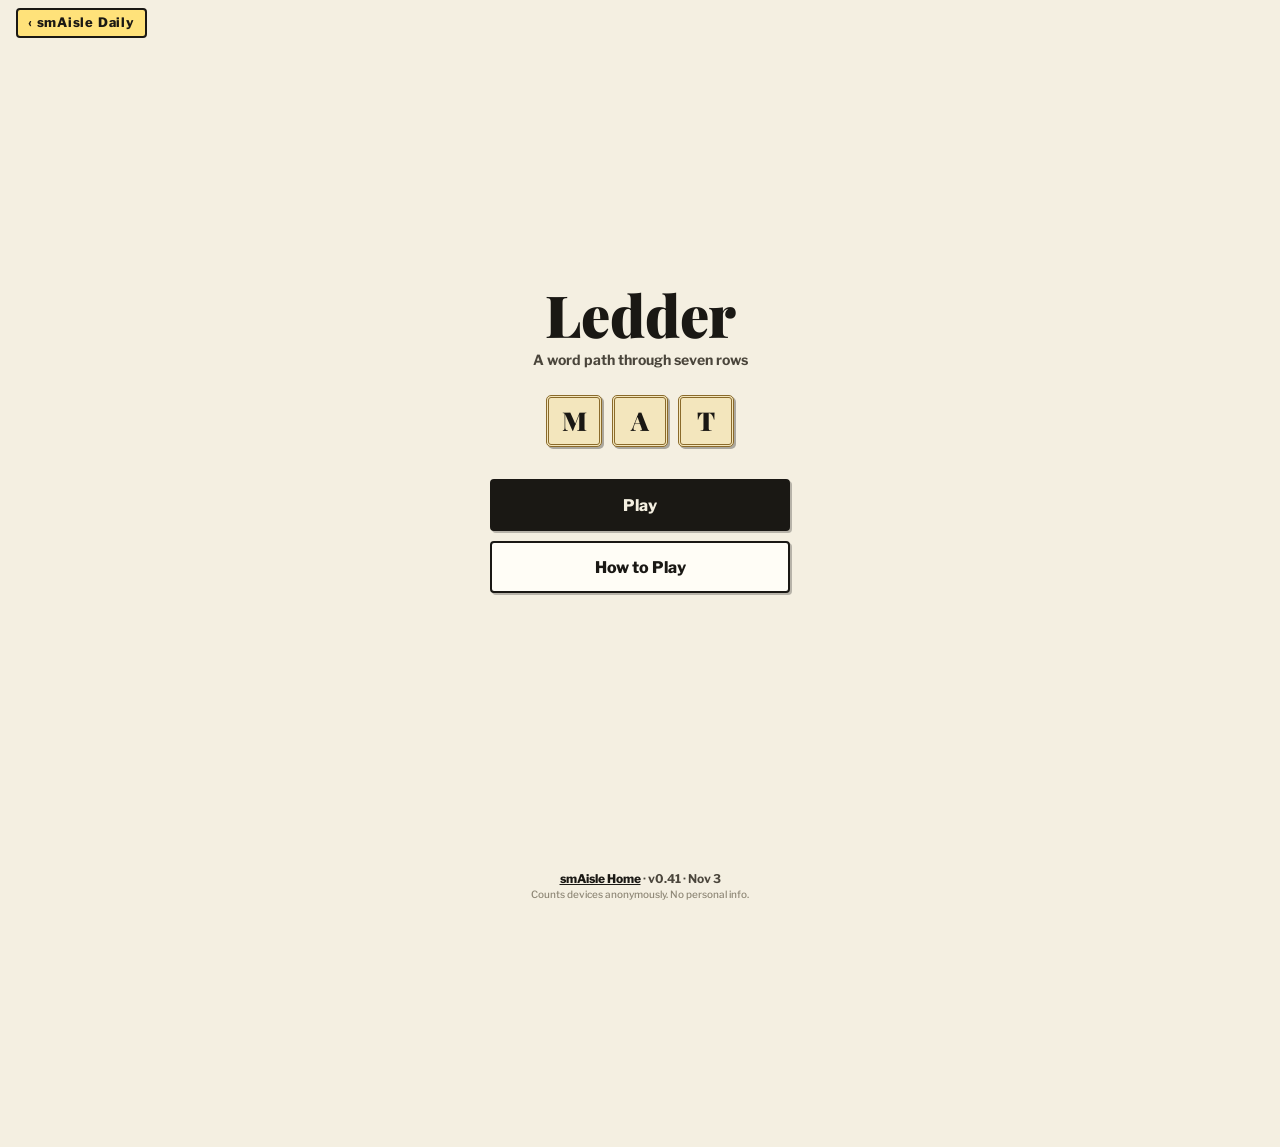
<file: source/base.html>
<!doctype html>
<html lang="en">
<head>
<meta charset="utf-8">
<script>/* one Sound setting for every smAisle game */(function(){try{var s=localStorage.getItem('smaisle-sound');if(s==='on'||s==='off')localStorage.setItem('ld-sound',JSON.stringify(s))}catch(e){}})();</script>
<meta name="viewport" content="width=device-width,initial-scale=1,maximum-scale=1,user-scalable=no,viewport-fit=cover">
<link rel="icon" href="../icon-192.png"><link rel="apple-touch-icon" href="../icon-180.png">
<title>Ledder</title>
<meta name="theme-color" content="#f4efe1">
<link rel="stylesheet" href="https://fonts.googleapis.com/css2?family=Libre+Franklin:wght@500;700;800&family=Playfair+Display:ital,wght@0,900;1,900&display=swap">
<style>
:root{--paper:#f4efe1;--card:#fffdf6;--ink:#1a1814;--ink2:#4a453b;--fade:#8c8574;--hi:#ffe27a;--gold:#c9a961;--red:#b3261e;--ok:#1d7a46;--shadow:rgba(0,0,0,.25);--sans:"Libre Franklin","Helvetica Neue",Arial,sans-serif;--head:"Playfair Display",Georgia,serif}
*{box-sizing:border-box}
html,body{height:100%;margin:0;touch-action:manipulation;-webkit-user-select:none;user-select:none;-webkit-tap-highlight-color:transparent;overflow:hidden}
body{background:var(--paper);color:var(--ink);font:500 16px/1.35 var(--sans)}
button{font-family:var(--sans);color:inherit;cursor:pointer;touch-action:manipulation}
button:focus-visible{outline:2px solid var(--red);outline-offset:2px}
#app{max-width:480px;margin:0 auto;height:100%;height:100dvh;display:flex;flex-direction:column;gap:6px;padding-block:calc(env(safe-area-inset-top,0px) + 8px) calc(env(safe-area-inset-bottom,0px) + 6px);padding-left:max(16px,env(safe-area-inset-left,0px));padding-right:max(16px,env(safe-area-inset-right,0px))}
.sw{flex:none;display:grid;grid-template-columns:1fr 1fr;border:2px solid var(--ink);border-radius:4px;background:var(--card);box-shadow:2px 2px 0 var(--shadow);margin-right:2px}
.sw button{height:36px;border:0;background:none;padding:0 6px;font:800 12.5px var(--sans);letter-spacing:.01em;display:flex;align-items:center;justify-content:center;gap:6px;white-space:nowrap}
.sw button+button{border-left:2px solid var(--ink)}
.sw i{font:900 15px/1 var(--head);font-style:normal;width:20px;height:20px;display:grid;place-items:center;border:2px solid currentColor;border-radius:3px}
.sw .on{background:var(--ink);color:var(--paper)}.sw .on i{background:var(--hi);color:var(--ink);border-color:var(--hi)}
.top{flex:none;display:flex;justify-content:space-between;align-items:center;gap:8px;border-bottom:3px double var(--ink);padding-bottom:5px}
#ttl{min-width:0}#ttl b{display:block;font:900 21px/1.05 var(--head);white-space:nowrap}#ttl small{display:block;font:800 10px/1.3 var(--sans);letter-spacing:.08em;text-transform:uppercase;color:var(--ink2)}
.nums2{display:flex;gap:4px;flex:none}
.nb{width:32px;height:32px;padding:0;border:2px solid var(--ink);border-radius:4px;background:var(--card);font:900 16px/1 var(--head)}
.nb.dn{background:var(--hi)}.nb.on{background:var(--ink);color:var(--paper)}.nb.on.dn{color:var(--hi)}
#stage{flex:1;min-height:0;position:relative;display:flex;flex-direction:column;gap:6px}
.tix{flex:0 0 62px;display:flex;align-items:center;gap:9px;background:var(--card);border:2px solid var(--ink);border-radius:4px;padding:3px 9px;box-shadow:2px 2px 0 var(--shadow);margin-right:2px;margin-bottom:2px;overflow:hidden}
.nums{flex:none;display:flex;gap:9px;padding-right:9px;border-right:2px dashed var(--ink);text-align:center;align-self:stretch;align-items:center}
.nums small{display:block;font:800 8px/1.4 var(--sans);letter-spacing:.07em;text-transform:uppercase}.nums b{font:900 21px/1 var(--head)}
#fw{min-width:0;flex:1;max-height:52px;overflow:hidden;font:700 11px/1.35 var(--sans);letter-spacing:.02em}
#fw .none{font-weight:500;color:var(--ink2);letter-spacing:0}
#fw u{text-decoration:none;background:var(--hi);padding:0 3px;border-radius:2px;box-decoration-break:clone;-webkit-box-decoration-break:clone}
#word{flex:0 0 38px;display:flex;align-items:center;justify-content:center;text-align:center;font:800 22px/1 var(--sans);letter-spacing:.14em;overflow:hidden}
#word.m{font:700 12.5px/1.25 var(--sans);letter-spacing:0;color:var(--ink2)}#word.bad{color:var(--red)}#word.good{color:var(--ok)}
#word.sh{animation:sh .28s}@keyframes sh{25%{transform:translateX(-5px)}75%{transform:translateX(5px)}}
#bd{flex:1 1 0;min-height:0;position:relative}#bd svg{position:absolute;inset:0;width:100%;height:100%;pointer-events:none}
.st{position:absolute;transform:translate(-50%,-50%);border:2px solid var(--ink);border-radius:5px;background:var(--card);color:var(--ink);font:800 22px/1 var(--sans);display:flex;align-items:center;justify-content:center;box-shadow:2px 2px 0 rgba(0,0,0,.3);padding:0}
.st.end{background:#f0e2b8}.st.nx{background:#fff1b8;box-shadow:0 0 0 2px var(--hi),2px 2px 0 rgba(0,0,0,.3)}
.st.on{background:var(--hi)}.st.now{background:var(--ink);color:var(--hi);transform:translate(-50%,-50%) scale(1.14);z-index:2;box-shadow:0 0 0 3px var(--hi),0 0 12px 3px rgba(232,168,23,.7)}
#shelf{position:absolute;inset:0;margin:auto;max-height:440px;display:grid;grid-template-rows:repeat(3,1fr);gap:8px}
.row{display:grid;grid-template-columns:repeat(4,1fr);gap:9px;align-items:end;border-bottom:4px double var(--gold);padding:0 3px 6px;min-height:0}
.lt{height:100%;max-height:86px;min-height:0;border:2px solid var(--ink);border-radius:5px;background:var(--card);font:800 clamp(28px,5.4vh,38px)/1 var(--sans);box-shadow:3px 3px 0 var(--ink);padding:0;display:flex;align-items:center;justify-content:center}
.lt.on{background:var(--hi);transform:translate(2px,2px);box-shadow:1px 1px 0 var(--ink)}
.lt.gone{background:none;border:2px dashed #cfc4a8;box-shadow:none;color:transparent;cursor:default}
.btns{flex:none;display:flex;gap:7px;margin-right:2px}
.btns button{height:44px;flex:1;min-width:0;border:2px solid var(--ink);border-radius:4px;background:var(--card);font:800 13.5px var(--sans);box-shadow:2px 2px 0 var(--shadow);padding:0 4px;white-space:nowrap}
.btns .go{flex:1.5;background:var(--ink);color:var(--paper)}
.btns button.y{flex:1.5;background:var(--hi);color:#1a1814;white-space:nowrap}
.btns button:disabled{opacity:.4;cursor:default;box-shadow:none}
#ver{flex:none;text-align:center;font:700 10px/1.2 var(--sans);letter-spacing:.03em;color:var(--ink2)}
#rc{position:absolute;inset:0;z-index:5;display:none;align-items:center;justify-content:center;background:rgba(244,239,225,.86)}#rc.show{display:flex}
.rcpt{width:100%;max-width:310px;max-height:100%;overflow:hidden;background:var(--card);border:2px solid var(--ink);border-radius:4px;box-shadow:4px 4px 0 var(--ink);padding:10px 14px 12px}
.rcpt h2{margin:0;font:italic 900 23px/1.1 var(--head);text-align:center}
.rcpt .sub{text-align:center;font:800 9.5px/1.5 var(--sans);letter-spacing:.09em;text-transform:uppercase;color:var(--ink2);border-bottom:3px double var(--ink);padding-bottom:5px;margin-bottom:5px}
.ln{display:flex;align-items:baseline;gap:5px;font:700 12.5px/1.45 var(--sans)}.ln i{flex:1;border-bottom:1px dotted var(--fade);transform:translateY(-3px)}.ln.bon{color:#7a5a12;font-weight:800}
.ln.tot{font:900 19px/1.3 var(--head);border-top:2px dashed var(--ink);margin-top:5px;padding-top:4px}.ln.tot i{border:0}
.note{font:500 11.5px/1.35 var(--sans);color:var(--ink2);margin-top:5px}.note b{color:var(--ink);font-weight:800}
.rb{display:flex;gap:7px;margin-top:9px}.rb button{flex:1;height:40px;border:2px solid var(--ink);border-radius:4px;background:var(--card);font:800 13px var(--sans);padding:0 4px;white-space:nowrap}.rb .go{background:var(--ink);color:var(--paper)}
#turn{display:none;position:fixed;inset:0;z-index:9;background:var(--paper);align-items:center;justify-content:center;font:900 22px var(--head);text-align:center;padding:20px}
@media (orientation:landscape) and (max-height:500px){#turn{display:flex}}
@media (max-height:700px){.tix{flex-basis:56px}#fw{max-height:46px}#word{flex-basis:34px}.btns button{height:42px}}
.st.lk{opacity:.3;background:#e6dfcc;box-shadow:none}.st.edge{border:3px double #8a6a2a;background:#f3e6bd;color:#1a1814;font-family:var(--head)}.st.edge.on{background:#ffe27a}.st.edge.now{background:#1a1814;color:#ffe27a}#ver button{border:0;background:none;padding:5px 3px;font:800 12px var(--sans);text-decoration:underline;color:var(--ink)}
#ver{margin-top:-4px}
#hp{position:fixed;inset:0;z-index:7;display:none;align-items:center;justify-content:center;background:rgba(244,239,225,.92);padding:14px 16px}#hp.show{display:flex}
.hc{width:100%;max-width:400px;background:var(--card);border:2px solid var(--ink);border-radius:4px;box-shadow:4px 4px 0 var(--ink);padding:12px 14px}
.hc h2{margin:0 0 6px;font:900 22px/1.1 var(--head);text-align:center;border-bottom:3px double var(--ink);padding-bottom:6px}
.hc ul{margin:0;padding:0;list-style:none}.hc li{font:500 12.5px/1.32 var(--sans);padding:3.5px 0;border-bottom:1px dotted var(--fade)}.hc li:last-child{border:0}.hc li b{font-weight:800}
#dm{position:fixed;inset:0;z-index:6;display:none}#dm.show{display:block}
#dc{position:absolute;left:50%;transform:translateX(-50%);top:calc(env(safe-area-inset-top,0px) + 8px);width:calc(100% - 28px);max-width:452px;min-height:92px;background:var(--ink);color:var(--paper);border-radius:4px;padding:10px 12px;display:flex;align-items:center;gap:10px;font:700 14.5px/1.3 var(--sans);box-shadow:3px 3px 0 var(--shadow)}
#dt{flex:1;min-width:0}#dx{flex:none;height:36px;padding:0 10px;border:2px solid var(--paper);border-radius:4px;background:none;color:var(--paper);font:800 12.5px var(--sans)}
#cv{position:fixed;inset:0;z-index:5;background:var(--paper);display:flex;flex-direction:column;align-items:center;justify-content:center;padding:24px 16px calc(env(safe-area-inset-bottom,0px) + 46px)}#cv.off{display:none}
.cm{width:100%;max-width:300px;text-align:center}.cm h1{margin:0;font:900 58px/1 var(--head)}.cm p{margin:8px 0 26px;font:700 14px/1.3 var(--sans);color:var(--ink2)}
.cm-t{display:flex;justify-content:center;gap:10px;margin-bottom:32px}.cm-t span{width:56px;height:52px;display:grid;place-items:center;border:3px double #8a6a2a;border-radius:5px;background:#f3e6bd;font:900 26px/1 var(--head);box-shadow:2px 2px 0 rgba(0,0,0,.3)}
.cm button{display:block;width:100%;height:52px;border:2px solid var(--ink);border-radius:4px;background:var(--card);font:800 16px var(--sans);box-shadow:2px 2px 0 var(--shadow);margin-top:10px}.cm #cvP{background:var(--ink);color:var(--paper)}
.cf{position:absolute;left:0;right:0;bottom:calc(env(safe-area-inset-bottom,0px) + 14px);text-align:center;font:700 12px var(--sans);color:var(--ink2)}.cf a{color:var(--ink);font-weight:800}
.nums b.sr{font:800 15px/1.4 var(--sans);color:#a67c1a;letter-spacing:.02em}
#ts{font-size:12px;letter-spacing:.03em;text-transform:none;color:#7a5a12}
.szc{display:flex;gap:6px;margin-bottom:6px}.cm .szc button{flex:1;height:40px;margin:0;font-size:12.5px;padding:0;min-width:0}.cm .szc button.on{background:var(--hi)}
.fb{display:inline-flex;align-items:center;gap:7px;background:var(--ink);color:var(--hi);border-radius:4px;padding:7px 12px;font:800 13.5px/1 var(--sans);letter-spacing:.04em;box-shadow:2px 2px 0 var(--shadow);white-space:nowrap}.fb em{font-style:normal;color:#fff;font-weight:600;letter-spacing:0}.fb i{font-style:normal;color:#fff;font-weight:800;letter-spacing:0}
.st.fr{background:#fff1b8;box-shadow:0 0 0 2px var(--hi),2px 2px 0 rgba(0,0,0,.3)}.st.edge.fr{background:var(--hi)}
#fr{position:fixed;inset:0;z-index:7;display:none;align-items:center;justify-content:center;background:rgba(244,239,225,.72);padding:16px}#fr.show{display:flex}
.fc{width:100%;max-width:280px;background:var(--card);border:2px solid var(--ink);border-radius:4px;box-shadow:4px 4px 0 var(--ink);padding:16px;text-align:center}.fc small{display:block;font:800 11px var(--sans);letter-spacing:.09em;text-transform:uppercase;color:#7a5a12}.fc h2{margin:4px 0;font:900 34px/1.15 var(--head)}.fc p{margin:0 0 12px;font:500 14px/1.3 var(--sans);color:var(--ink2)}.fc button{width:100%;height:42px;border:0;border-radius:4px;background:var(--ink);color:var(--card);font:800 14px var(--sans)}
.hl{display:grid;grid-template-columns:76px 1fr;gap:8px;padding:6px 0;border-bottom:1px dotted var(--fade);font:500 14px/1.3 var(--sans)}.hl b{font-weight:800;color:#7a5a12;font-size:13px;line-height:1.4}
.pg{display:grid;grid-template-columns:1fr 1fr;gap:1px 12px}.pg i{font-style:normal;display:flex;justify-content:space-between;font-size:13px}.pg u{text-decoration:none;font-weight:800}
.hn{font:500 12.5px/1.3 var(--sans);color:var(--ink2);padding:5px 0;border-bottom:1px dotted var(--fade)}
.tix{cursor:pointer}
#wl{position:fixed;inset:0;z-index:7;display:none;align-items:center;justify-content:center;background:rgba(244,239,225,.86);padding:16px}#wl.show{display:flex}
.wc{width:100%;max-width:320px;max-height:100%;display:flex;flex-direction:column;background:var(--card);border:2px solid var(--ink);border-radius:4px;box-shadow:4px 4px 0 var(--ink);padding:12px 14px}.wc h2{margin:0 0 6px;font:900 22px/1.1 var(--head);text-align:center;border-bottom:3px double var(--ink);padding-bottom:6px;flex:none}#wlb{flex:1;min-height:0;overflow-y:auto;touch-action:pan-y;-webkit-overflow-scrolling:touch}#wlb .ln{font-size:14px}#wlt{flex:none}.wc button{flex:none;height:42px;margin-top:9px;border:0;border-radius:4px;background:var(--ink);color:var(--paper);font:800 14px var(--sans)}
.st.wig{background:#f8d4cf!important;border-color:var(--red);color:var(--red);animation:wg .36s 2}@keyframes wg{25%{transform:translate(calc(-50% - 4px),-50%) rotate(-3deg)}75%{transform:translate(calc(-50% + 4px),-50%) rotate(3deg)}}
#st3{position:fixed;inset:0;z-index:8;display:none;align-items:center;justify-content:center;background:rgba(244,239,225,.8);padding:16px}#st3.show{display:flex}
.s3{font:800 30px/1 var(--sans);color:#a67c1a;letter-spacing:.06em}#st3 p{margin:8px 0 12px}.fc button.s3d{margin-top:8px;background:var(--card);color:var(--ink);border:2px solid var(--ink)}
#wlp{flex:none;border-bottom:2px dashed var(--ink);padding-bottom:6px;margin-bottom:6px}#wlp .ln{font-size:13.5px}#wlp .ln span:first-child{color:#7a5a12}#wlp .lg{opacity:.55}
.st,.nums b,.cm-t span,.tot{font-variant-numeric:lining-nums;font-feature-settings:"lnum" 1}
#cvHub{position:absolute;top:calc(env(safe-area-inset-top,0px) + 8px);left:16px;font:800 13px/1.2 var(--sans);letter-spacing:.06em;color:var(--ink);background:var(--hi);border:2px solid var(--ink);border-radius:4px;padding:5px 10px;text-decoration:none;white-space:nowrap}
.cn{position:absolute;left:0;right:0;bottom:calc(env(safe-area-inset-bottom,0px) + 0px);text-align:center;font:500 10px var(--sans);color:var(--fade)}
#gt{position:fixed;inset:0;z-index:8;display:none;align-items:center;justify-content:center;background:rgba(244,239,225,.9);padding:16px}#gt.show{display:flex}
</style>
</head>
<body>
<div id="app">
    <div class="top"><div id="ttl"><b id="tt"></b><small id="ts"></small></div><div class="nums2" id="pn"></div></div>
  <div id="stage">
    <div class="tix"><div class="nums" id="nums"></div><div id="fw"></div></div>
    <div id="word"></div>
    <div id="bd"></div>
    <div class="btns" id="btns"></div>
    <div id="ver"><button id="hpb">How to Play</button> · Ledder v0.41 · Nov 3</div>
    <div id="rc"></div>
  </div>
</div>
<div id="cv"><a id="cvHub" href="https://smaisle.app/daily/">‹ smAisle Daily</a><div class="cm"><h1>Ledder</h1><p>A word path through <span id="cvt">seven</span> rows</p>
<div class="cm-t"><span>M</span><span>A</span><span>T</span></div>
<button id="cvP">Play</button><button id="cvH">How to Play</button></div>
<div class="cf"><a href="https://smaisle.app/">smAisle Home</a> · v0.41 · Nov 3</div><div class="cn">Counts devices anonymously. No personal info.</div></div>
<div id="hp"><div class="hc"><h2>How to Play Ledder</h2>
<div class="hl"><b>Goal</b><span>Score points. Earn 3 stars.</span></div>
<div class="hl"><b>Start</b><span>Your first word starts in the top row.</span></div>
<div class="hl"><b>Spell</b><span>Move one row at a time, to a letter straight ahead or one tile over.</span></div>
<div class="hl"><b>Next word</b><span>Starts on your last letter. The rest of that row locks.<br>Rows 3 to 5: go up or down.<br>Rows 2 and 6: turn back.</span></div>
<div class="hl"><b>Free start</b><span>Reach the top or bottom row. Your next word can start on any letter.</span></div>
<div class="hl"><b>Points</b><span class="pg"><i>3 letters <u>1</u></i><i>4 letters <u>5</u></i><i>5 letters <u>8</u></i><i>6 letters <u>12</u></i><i>7 letters <u>17</u></i><i class="w8">8 letters <u>23</u></i><i>All <span class="w7">7</span><span class="w8">8</span> rows <u>+20</u></i></span></div>
<div class="hn">Easy endings like -S, -ED and -ING score less.</div>
<div class="hl"><b>Stuck?</b><span>You get one Undo a day. The undone word is gone. Or End the game.</span></div>
<div class="rb"><button id="hpD">Demo</button><button id="hpC" class="go">Got it</button></div></div></div>
<div id="fr"><div class="fc"><small id="frw"></small><h2>Free Start</h2><p>Begin your next word on any letter, going up or down.</p><button id="frB">Pick a letter</button></div></div>
<div id="wl"><div class="wc"><h2>Your Words</h2><div id="wlp"></div><div id="wlb"></div><div id="wlt"></div><div class="wb"><button id="wlS">Scoring</button><button id="wlC">Back to game</button></div></div></div>
<div id="wsc"><div class="fc"><h2>Scoring</h2><div class="pg"><i>3 letters <u>1</u></i><i>4 letters <u>5</u></i><i>5 letters <u>8</u></i><i>6 letters <u>12</u></i><i>7 letters <u>17</u></i><i class="w8">8 letters <u>23</u></i><i>All <span class="w7">7</span><span class="w8">8</span> rows <u>+20</u></i></div><p>Easy endings like -S, -ED and -ING score one letter less.</p><button id="wsC">Close</button></div></div>
<div id="st3"><div class="fc"><div class="s3">★★★</div><h2 id="s3h">All 3 stars!</h2><small id="s3s"></small><p id="s3m"></p><button id="s3K">Keep going</button><button id="s3D" class="s3d">Complete</button></div></div>
<div id="gt"><div class="fc"><div class="s3">★</div><h2>Keep climbing</h2><p>That was your free look. Get the whole board, the stars and Top of the Ledder with smAisle Daily Plus.</p><button id="gtB">Get smAisle Daily Plus</button><button id="gtH" class="s3d">‹ smAisle Daily</button></div></div>
<div id="dm"><div id="dc"><span id="dt"></span><button id="dx">Close</button></div></div>
<div id="turn">Turn your phone upright to play</div>
<script>
var COMMON="ABANDON ABILITY ABLE ABOARD ABOLISH ABOUT ABOVE ABROAD ABRUPT ABSENCE ABSENT ABSORB ABSORBS ABSURD ABUSE ABUSED ACCENT ACCENTS ACCEPT ACCEPTS ACCESS ACCORD ACCORDS ACCOUNT ACCRUED ACCUSE ACCUSED ACCUSES ACE ACHIEVE ACID ACIDS ACME ACNE ACORN ACQUIRE ACRE ACRES ACROSS ACT ACTED ACTING ACTION ACTIONS ACTIVE ACTOR ACTORS ACTRESS ACTS ACTUAL ACUTE ADAPT ADAPTED ADAPTS ADD ADDED ADDING ADDRESS ADDS ADJUST ADJUSTS ADMIRE ADMIRES ADMIT ADMITS ADOPT ADOPTED ADOPTS ADORE ADRIFT ADULT ADULTS ADVANCE ADVERB ADVERBS ADVICE ADVISE ADVISED ADVISES AERIAL AERIALS AFFAIR AFFAIRS AFFECT AFFECTS AFFORD AFFORDS AFLOAT AFRAID AFT AFTER AGAIN AGAINST AGE AGED AGEING AGENCY AGENDA AGENDAS AGENT AGENTS AGES AGILE AGING AGO AGREE AGREED AGREES AHEAD AID AIDE AIDED AIDS AIM AIMED AIMING AIMS AIR AIRED AIRLINE AIRPORT AISLE ALARM ALARMS ALAS ALBINO ALBINOS ALBUM ALBUMS ALE ALERT ALERTS ALGAE ALIAS ALIBI ALIEN ALIGN ALIGNED ALIKE ALIVE ALL ALLEGED ALLEY ALLIED ALLIES ALLOW ALLOWED ALLOWS ALLOY ALLY ALMOND ALMONDS ALMOST ALOHA ALONE ALONG ALOUD ALPINE ALREADY ALSO ALTAR ALTER ALTERED ALTERS ALTO ALUMNI ALWAYS AMAZE AMAZED AMAZES AMAZING AMBER AMBUSH AMEN AMEND AMENDED AMID AMMO AMONG AMOUNT AMOUNTS AMP AMPLE AMUSE AMUSED AMUSES AMUSING ANALYST ANCHOR ANCHORS ANCIENT AND ANGELS ANGER ANGERS ANGLE ANGLES ANGRY ANIMAL ANIMALS ANKLE ANKLES ANNEX ANNOY ANNOYED ANNOYS ANNUAL ANNUALS ANOTHER ANSWER ANSWERS ANT ANTHEM ANTHEMS ANTICS ANTIQUE ANTLER ANTLERS ANTS ANVIL ANXIETY ANXIOUS ANY ANYBODY ANYHOW ANYMORE ANYONE ANYWAY APART APE APOLOGY APPEAL APPEALS APPEAR APPEARS APPLE APPLES APPLIED APPLY APPOINT APPROVE APRON APT ARC ARCADE ARCADES ARCH ARCTIC ARE AREA AREAS ARENA ARGUE ARGUED ARGUES ARGUING ARID ARISE ARISES ARISING ARK ARM ARMED ARMIES ARMOR ARMORED ARMPIT ARMPITS ARMS ARMY AROMA AROUND ARRANGE ARRAY ARREST ARRESTS ARRIVAL ARRIVE ARRIVED ARRIVES ARROW ARROWS ART ARTICLE ARTIST ARTISTS ARTS ASCEND ASCENDS ASH ASHAMED ASHES ASHORE ASIDE ASIDES ASK ASKED ASKING ASKS ASLEEP ASP ASPECT ASPECTS ASPEN ASPIRIN ASSESS ASSET ASSETS ASSIST ASSISTS ASSUME ASSUMED ASSUMES ASSURE ASSURED ASSURES ASTHMA ASTRAY ATE ATHLETE ATLAS ATOM ATOMIC ATOMS ATTACH ATTACK ATTACKS ATTEMPT ATTEND ATTENDS ATTIC ATTIRE ATTIRES ATTRACT AUBURN AUDIO AUDIT AUDITED AUGUST AUNT AUNTS AURA AUTHOR AUTHORS AUTO AUTOS AUTUMN AUTUMNS AVAIL AVATAR AVENUE AVENUES AVERAGE AVOID AVOIDED AVOIDS AWAIT AWAITED AWAITS AWAKE AWAKEN AWAKENS AWAKES AWARD AWARDED AWARDS AWARE AWAY AWE AWFUL AWFULLY AWKWARD AWNING AWNINGS AWOKE AXE AXIS AXLE AYE BABBLE BABBLES BABIES BABOON BABOONS BABY BACK BACKED BACKING BACKS BACKUP BACKUPS BACON BAD BADGE BADGER BADGERS BADGES BADLY BAFFLE BAFFLES BAG BAGEL BAGGAGE BAGGY BAGS BAIL BAILS BAIT BAKE BAKED BAKER BAKERS BAKERY BAKES BAKING BALANCE BALD BALL BALLAD BALLADS BALLET BALLETS BALLOON BALLOT BALLOTS BALLS BALMY BAMBOO BAMBOOS BAN BANANA BANANAS BAND BANDAGE BANDIT BANDITS BANDS BANG BANGS BANJO BANK BANKER BANKERS BANKING BANKS BANNED BANNER BANNERS BANNING BANS BAR BARBER BARBERS BARD BARE BARELY BARGAIN BARGE BARK BARKING BARKS BARLEY BARLEYS BARN BARNS BARON BARRED BARREL BARRELS BARREN BARRIER BARS BARTER BARTERS BASE BASED BASES BASH BASIC BASICS BASIN BASIS BASKET BASKETS BASS BASSES BAT BATCH BATH BATHE BATHES BATHING BATHS BATON BATS BATTER BATTERS BATTERY BATTING BATTLE BATTLES BAY BAYOU BAYS BAZAAR BAZAARS BEACH BEACON BEACONS BEAD BEADED BEADS BEADY BEAGLE BEAGLES BEAM BEAMS BEAN BEANS BEAR BEARD BEARDS BEARING BEARS BEAST BEAT BEATEN BEATING BEATS BEAUTY BEAVER BEAVERS BECAME BECAUSE BECKON BECKONS BECOME BECOMES BED BEDBUG BEDBUGS BEDDING BEDROOM BEDS BEE BEECH BEEF BEEFY BEEN BEER BEERS BEES BEETLE BEETLES BEFORE BEG BEGAN BEGGAR BEGGARS BEGIN BEGINS BEGUN BEHALF BEHAVE BEHAVES BEHIND BEHOLD BEHOLDS BEIGE BEING BEINGS BELIEF BELIEFS BELIEVE BELL BELLOW BELLOWS BELLS BELLY BELONG BELONGS BELOVED BELOW BELT BELTS BENCH BEND BENDING BENDS BENEATH BENEFIT BENT BERET BERRY BESIDE BESIDES BEST BET BETA BETRAY BETRAYS BETS BETTER BETTERS BETTING BETWEEN BEWARE BEWARES BEYOND BIAS BIASED BIB BICEPS BICYCLE BID BIDDING BIDS BIG BIKE BIKER BIKES BIKING BIKINI BIKINIS BILL BILLED BILLING BILLION BILLS BIN BIND BINDER BINDERS BINDING BINDS BINGO BINS BIO BIOLOGY BIRCH BIRD BIRDING BIRDS BIRTH BIRTHS BISHOP BISON BIT BITE BITES BITING BITS BITTEN BITTER BITTERS BIZ BLACK BLADE BLADES BLAME BLAMED BLAMES BLAND BLANK BLANKS BLARE BLAST BLASTS BLAZE BLAZER BLAZERS BLEACH BLEAK BLEED BLEEDS BLEND BLENDED BLENDS BLESS BLEW BLIMP BLIND BLINDS BLINK BLISS BLITZ BLOC BLOCK BLOCKED BLOCKS BLOND BLONDE BLOOD BLOOM BLOUSE BLOUSES BLOW BLOWING BLOWN BLOWS BLUE BLUES BLUFF BLUNT BLUR BLURRY BLURT BLUSH BOA BOARD BOARDS BOAST BOASTS BOAT BOATING BOATS BOB BOBCAT BOBCATS BOD BODIES BODY BOIL BOILED BOILER BOILERS BOILING BOILS BOLD BOLDLY BOLT BOMB BOMBING BOND BONDED BONDING BONDS BONE BONES BONGO BONNET BONNETS BONUS BOO BOOK BOOKED BOOKING BOOKS BOOM BOOST BOOSTS BOOT BOOTH BOOTS BOOTY BOP BORDER BORDERS BORE BORED BORES BORING BORN BORROW BORROWS BOS BOSS BOSSES BOSSY BOTH BOTHER BOTHERS BOTTLE BOTTLED BOTTLES BOTTOM BOTTOMS BOUGHT BOUNCE BOUNCES BOUNCY BOUND BOUNDED BOUNDS BOUNTY BOUT BOW BOWL BOWLING BOWLS BOWS BOX BOXED BOXER BOXES BOXING BOY BOYS BRACE BRAID BRAIN BRAINS BRAINY BRAKE BRAKES BRANCH BRAND BRANDED BRANDS BRANDY BRASS BRAVE BRAVERY BRAVO BRAWL BREAD BREADS BREAK BREAKS BREATH BREATHE BREATHS BREED BREEDS BREEZE BREEZES BREEZY BREW BREWING BRIBE BRICK BRIDAL BRIDE BRIDES BRIDGE BRIDGES BRIEF BRIEFLY BRIEFS BRIGHT BRINE BRING BRINGS BRINK BRISK BRO BROAD BROADLY BROIL BROKE BROKEN BROKER BROKERS BRONCO BRONCOS BRONZE BRONZES BROOCH BROOK BROOM BROTH BROTHER BROWN BROWSE BROWSES BRUISE BRUISES BRUNCH BRUSH BRUSHED BRUTAL BUBBLE BUBBLES BUBBLY BUCK BUCKET BUCKETS BUCKLE BUCKLES BUD BUDDY BUDGE BUDGET BUDGETS BUFFET BUFFETS BUG BUGGY BUGLE BUGS BUILD BUILDER BUILDS BUILT BULB BULK BULKY BULL BULLS BULLY BUMP BUMPER BUMPERS BUMPS BUMPY BUNCH BUNDLE BUNDLED BUNDLES BUNK BUNKER BUNKERS BUNNY BUR BURDEN BURDENS BUREAU BUREAUS BURGER BURGERS BURGLAR BURIED BURIES BURLAP BURN BURNED BURNER BURNERS BURNING BURNS BURNT BURROW BURROWS BURST BURSTS BURY BUS BUSES BUSH BUSHES BUSHY BUSILY BUST BUSTED BUSTLE BUSTLES BUSY BUT BUTLER BUTLERS BUTTER BUTTERS BUTTON BUTTONS BUY BUYER BUYERS BUYING BUYS BUZZ BUZZER BUZZERS BYE BYPASS BYTE CAB CABBAGE CABIN CABINET CABINS CABLE CABLES CABLING CACHED CACHING CACTUS CADET CAFE CAGE CAGES CAKE CAKES CALF CALL CALLED CALLER CALLERS CALLING CALLS CALM CALMLY CALMS CAM CAME CAMEL CAMEO CAMERA CAMERAS CAMP CAMPER CAMPERS CAMPING CAMPS CAMPUS CAN CANAL CANALS CANARY CANCEL CANCELS CANDID CANDLE CANDLES CANDY CANE CANINE CANINES CANNED CANNON CANNONS CANNOT CANOE CANOPY CANS CANVAS CANYON CANYONS CAP CAPABLE CAPE CAPITAL CAPPED CAPS CAPTAIN CAPTURE CAR CARBON CARBONS CARD CARDS CARE CARED CAREER CAREERS CAREFUL CARES CARGO CARING CAROL CAROLS CARPET CARPETS CARRIED CARROT CARROTS CARRY CARS CART CARTE CARTON CARTONS CARTOON CARTS CARVE CARVED CARVING CASE CASES CASH CASHEW CASHEWS CASINO CASINOS CAST CASTING CASTLE CASTLES CASTS CASUAL CAT CATCH CATCHY CATER CATNAP CATNAPS CATNIP CATS CATTLE CAUGHT CAUSE CAUSED CAUSES CAUSING CAVE CAVERN CAVERNS CAVES CAVIAR CEASE CEASED CEASES CEDAR CEILING CELERY CELL CELLAR CELLARS CELLO CELLS CEMENT CEMENTS CENSUS CENT CENTER CENTERS CENTRAL CENTS CENTURY CEREAL CEREALS CERTAIN CHAIN CHAINS CHAIR CHAIRED CHAIRS CHALK CHAMBER CHAMP CHANCE CHANCES CHANGE CHANGED CHANGES CHANNEL CHANT CHAOS CHAP CHAPEL CHAPELS CHAPTER CHAR CHARGE CHARGED CHARGES CHARITY CHARM CHARMED CHARMS CHARS CHART CHARTS CHASE CHASES CHASING CHAT CHATS CHATTY CHEAP CHEAT CHEATS CHECK CHECKED CHEEK CHEEKS CHEER CHEERS CHEERY CHEESE CHEESES CHEF CHEFS CHEMIST CHERRY CHESS CHEST CHESTS CHEW CHEWS CHEWY CHIC CHICK CHICKEN CHIEF CHIEFS CHILD CHILI CHILL CHILLS CHILLY CHIME CHIMNEY CHIMP CHIN CHINA CHINS CHIP CHIPS CHIRP CHISEL CHISELS CHOICE CHOICES CHOIR CHOIRS CHOKE CHOKES CHOOSE CHOOSES CHOOSY CHOP CHOPPED CHOPPY CHOPS CHORD CHORE CHORUS CHOSE CHOSEN CHROME CHROMES CHUBBY CHUCK CHUNK CHUNKY CHURCH CHURN CHUTE CIDER CINEMA CINEMAS CIRCLE CIRCLES CIRCUS CITE CITED CITES CITIES CITING CITIZEN CITRUS CITY CIVIC CIVIL CLAIM CLAIMED CLAIMS CLAM CLAMP CLAN CLANG CLASH CLASP CLASS CLASSIC CLASSY CLAUSE CLAUSES CLAW CLAY CLEAN CLEANED CLEANER CLEAR CLEARED CLEARLY CLERK CLERKS CLEVER CLICK CLICKED CLICKS CLIENT CLIENTS CLIFF CLIFFS CLIMATE CLIMAX CLIMB CLIMBED CLIMBS CLING CLINIC CLINICS CLINK CLIP CLOAK CLOAKS CLOCK CLOCKS CLONE CLONING CLOSE CLOSED CLOSELY CLOSER CLOSES CLOSEST CLOSET CLOSETS CLOSING CLOTH CLOTHES CLOTHS CLOUD CLOUDS CLOUDY CLOVER CLOVERS CLOWN CLUB CLUBS CLUE CLUES CLUMP CLUMSY CLUNG CLUSTER CLUTCH COACH COAL COALS COARSE COAST COASTAL COASTS COAT COATED COATING COATS COBRA COBWEB COBWEBS COCOA COCONUT COCOON COCOONS COD CODE CODED CODES CODING COFFEE COFFEES COIL COIN COINS COLA COLD COLLAR COLLARS COLLECT COLLEGE COLON COLONEL COLONS COLONY COLOR COLORED COLT COLUMN COLUMNS COMB COMBAT COMBATS COMBINE COMBS COME COMEDY COMES COMET COMFORT COMFY COMIC COMICS COMING COMMA COMMAND COMMAS COMMENT COMMIT COMMITS COMMON COMMONS COMPANY COMPARE COMPASS COMPETE COMPLEX COMPLY COMPOSE CON CONCEDE CONCEPT CONCERN CONCERT CONDEMN CONDO CONDUCT CONE CONFER CONFERS CONFESS CONFINE CONFIRM CONFUSE CONNECT CONSENT CONSIST CONSULT CONSUME CONTACT CONTAIN CONTENT CONTEST CONTEXT CONTROL CONVERT CONVICT CONVOY CONVOYS COOK COOKED COOKIE COOKIES COOKING COOKS COOL COOLED COOLER COOLERS COOLING COOP COP COPE COPES COPIED COPIER COPIERS COPIES COPING COPPER COPPERS COPS COPY COPYING CORAL CORD CORE CORES CORK CORN CORNER CORNERS CORNING CORNS CORNY CORPS CORRECT COSMIC COSMOS COST COSTING COSTLY COSTS COSTUME COT COTTAGE COTTON COTTONS COUCH COUGAR COUGARS COUGH COUGHS COULD COUNCIL COUNSEL COUNT COUNTED COUNTER COUNTRY COUNTS COUNTY COUP COUPLE COUPLED COUPLES COUPON COUPONS COUPS COURAGE COURSE COURSES COURT COURTS COUSIN COUSINS COVE COVER COVERED COVERS COW COWARD COWARDS COWBOY COWBOYS COWS COYOTE COYOTES COZY CRAB CRACK CRACKED CRACKS CRADLE CRADLES CRAFT CRAFTED CRAFTS CRAFTY CRAMP CRANE CRANK CRANKY CRASH CRASHED CRATE CRATER CRATERS CRAVE CRAWL CRAYON CRAYONS CRAZY CREAK CREAKY CREAM CREAMS CREAMY CREASE CREASES CREATE CREATED CREATES CREDIT CREDITS CREEK CREEP CREPT CREST CREW CREWS CRIB CRICKET CRIED CRIES CRIME CRIMES CRINGE CRINGES CRISIS CRISP CRISPS CRISPY CRITIC CRITICS CROAK CROOK CROOKED CROP CROPS CROSS CROSSED CROW CROWD CROWDED CROWDS CROWN CROWNS CRUCIAL CRUDE CRUEL CRUISE CRUISES CRUMB CRUNCH CRUSH CRUSHED CRUST CRUSTY CRY CRYING CUB CUBE CUBIC CUBS CUCKOO CUCKOOS CUDDLE CUDDLES CUDDLY CUE CUES CUFF CULTURE CUP CUPID CUPS CURB CURE CURED CURES CURFEW CURFEWS CURIOUS CURL CURLING CURLS CURLY CURRENT CURRY CURSOR CURSORS CURTAIN CURVE CURVED CURVES CURVY CUSHION CUSTOM CUSTOMS CUT CUTE CUTS CUTTER CUTTERS CUTTING CYCLE CYCLES CYCLING CYCLIST CYMBAL CYMBALS DAB DAD DADS DAGGER DAGGERS DAILY DAINTY DAIRY DAISY DAM DAMAGE DAMAGED DAMAGES DAME DAMP DAMPS DAMS DANCE DANCER DANCERS DANCES DANCING DANDY DANGER DANGERS DANGLE DANGLES DARE DARES DARING DARK DARKEN DARKENS DARLING DART DARTS DASH DASHED DASHES DATA DATE DATED DATES DATING DAWN DAWNS DAY DAYS DAYTIME DAZZLE DAZZLES DEADLY DEAF DEAL DEALER DEALERS DEALING DEALS DEALT DEAN DEAR DEARLY DEATHS DEBATE DEBATES DEBRIS DEBT DEBTS DEBUG DEBUT DEBUTS DECADE DECADES DECAF DECAL DECAY DECAYS DECEIVE DECENT DECIDE DECIDED DECIDES DECK DECKS DECLARE DECLINE DECODE DECODES DECOR DECOY DECREE DECREES DEDUCT DEDUCTS DEED DEEMED DEEP DEEPEN DEEPENS DEEPLY DEER DEFEAT DEFEATS DEFECT DEFECTS DEFEND DEFENDS DEFER DEFICIT DEFINE DEFINED DEFINES DEGREE DEGREES DELAY DELAYED DELAYS DELETE DELETED DELETES DELI DELIGHT DELIVER DELTA DELUXE DEMAND DEMANDS DEMO DEN DENIAL DENIALS DENIED DENIES DENIM DENOTED DENSE DENT DENTAL DENTIST DENY DENYING DEPART DEPARTS DEPEND DEPENDS DEPICT DEPICTS DEPLOY DEPLOYS DEPOSIT DEPOT DEPRESS DEPRIVE DEPTH DEPTHS DEPUTY DERBY DERIVE DERIVED DERIVES DESCEND DESERT DESERTS DESERVE DESIGN DESIGNS DESIRE DESIRED DESIRES DESK DESKS DESPAIR DESPITE DESTROY DETACH DETAIL DETAILS DETECT DETECTS DETOUR DETOURS DEVELOP DEVICE DEVICES DEVIL DEVISED DEVOTE DEVOTED DEVOTES DEVOUR DEVOURS DEW DIAGRAM DIAL DIALING DIALS DIAMOND DIARY DICE DID DIED DIESEL DIESELS DIET DIETS DIFFER DIFFERS DIG DIGEST DIGESTS DIGGING DIGIT DIGITAL DILEMMA DILUTED DIM DIME DIMLY DIMPLE DIMPLES DIN DINE DINER DINING DINNER DINNERS DIP DIRE DIRECT DIRECTS DIRT DIRTY DISC DISCO DISCOS DISCS DISCUSS DISEASE DISGUST DISH DISHES DISK DISKS DISLIKE DISMAL DISMAY DISMAYS DISMISS DISPLAY DISPUTE DISRUPT DISTANT DISTURB DITCH DITTO DIVE DIVER DIVERS DIVERSE DIVERT DIVERTS DIVES DIVIDE DIVIDED DIVIDES DIVINE DIVING DIVORCE DIZZY DOC DOCK DOCKING DOCTOR DOCTORS DODGE DOE DOES DOG DOGS DOING DOLL DOLLAR DOLLARS DOLLS DOLLY DOLPHIN DOMAIN DOMAINS DOME DOMINO DOMINOS DON DONATE DONATED DONATES DONE DONKEY DONKEYS DONOR DOODLE DOODLES DOOM DOOMED DOOR DOORS DORM DOSE DOT DOTS DOTTED DOUBLE DOUBLED DOUBLES DOUBT DOUBTS DOUGH DOVE DOWN DOWNING DOWNS DOZEN DOZENS DRAFT DRAFTED DRAFTY DRAG DRAGGED DRAGON DRAGONS DRAGS DRAIN DRAINED DRAINS DRAMA DRAMAS DRANK DRAPE DRAW DRAWER DRAWERS DRAWING DRAWN DRAWS DREAD DREAM DREAMED DREAMS DREAMY DREARY DRENCH DRESS DRESSED DRESSY DREW DRIED DRIER DRIES DRIFT DRILL DRILLED DRINK DRINKS DRIP DRIVE DRIVEN DRIVER DRIVERS DRIVES DRIVING DRONE DROOL DROOP DROP DROPPED DROPS DROVE DROWN DROWNS DROWSY DRUM DRUMS DRUNK DRY DRYER DRYING DUAL DUB DUBBED DUCK DUCKS DUCT DUDE DUE DUEL DUES DUG DUKE DULL DUMMY DUMP DUMPED DUMPING DUMPS DUNE DUO DURING DUSK DUST DUSTY DUTIES DUTY DWARF DWELL DYE DYING DYNAMIC EACH EAGER EAGLE EAGLES EAR EARLIER EARLY EARN EARNED EARNING EARNS EARRING EARS EARTH EARTHY EASE EASEL EASES EASILY EAST EASTERN EASY EAT EATEN EATING EATS EBONY ECHO ECHOES ECLAIR ECLAIRS ECONOMY EDGE EDGES EDIBLE EDIT EDITED EDITING EDITION EDITOR EDITORS EDITS EDUCATE EERIE EFFECT EFFECTS EFFORT EFFORTS EGG EGGS EGO EIGHT EIGHTH EIGHTHS EIGHTS EIGHTY EITHER EJECT ELAPSED ELATED ELBOW ELBOWS ELDER ELDERLY ELDERS ELDEST ELECT ELECTED ELECTS ELEGANT ELEMENT ELEVEN ELEVENS ELF ELITE ELK ELM ELSE ELVES EMBARK EMBARKS EMBASSY EMBLEM EMBLEMS EMERGE EMERGED EMERGES EMOTION EMPIRE EMPIRES EMPLOY EMPLOYS EMPTY EMU ENABLE ENABLED ENABLES ENACT ENACTED ENAMEL ENAMELS ENCLOSE ENCODED ENCORE ENCORES END ENDEAR ENDEARS ENDED ENDING ENDINGS ENDLESS ENDS ENDURE ENDURES ENEMY ENERGY ENG ENGAGE ENGAGED ENGAGES ENGINE ENGINES ENHANCE ENIGMA ENIGMAS ENJOY ENJOYED ENJOYS ENLIST ENLISTS ENOUGH ENRICH ENROLL ENROLLS ENSURE ENSURES ENTER ENTERED ENTERS ENTIRE ENTITLE ENTITY ENTREE ENTREES ENTRY ENVIES ENVY ENZYME ENZYMES EPIC EPISODE EQUAL EQUALLY EQUALS EQUIP EQUIPS EQUITY ERA ERASE ERASER ERASERS ERASES ERECTED ERODE ERR ERRAND ERRANDS ERROR ERRORS ERUPT ESCAPE ESCAPED ESCAPES ESCORT ESCORTS ESS ESSAY ESSAYS ESTATE ESTATES ESTEEM ESTEEMS ETHICS ETHNIC EURO EUROS EVADE EVE EVEN EVENING EVENLY EVENT EVENTS EVER EVERY EVICT EVIDENT EVIL EVILS EVOKE EVOLVE EVOLVED EVOLVES EXACT EXACTLY EXAM EXAMINE EXAMPLE EXAMS EXCEED EXCEEDS EXCEL EXCEPT EXCEPTS EXCESS EXCITE EXCITED EXCITES EXCLUDE EXCUSE EXCUSES EXECUTE EXEMPT EXEMPTS EXERT EXHALE EXHALES EXHAUST EXHIBIT EXILE EXILES EXIST EXISTED EXISTS EXIT EXITS EXOTIC EXPAND EXPANDS EXPECT EXPECTS EXPEL EXPENSE EXPERT EXPERTS EXPIRE EXPIRED EXPIRES EXPLAIN EXPLODE EXPLOIT EXPLORE EXPORT EXPORTS EXPOSE EXPOSED EXPOSES EXPRESS EXTEND EXTENDS EXTENT EXTENTS EXTRA EXTRACT EXTRAS EXTREME EYE EYEBROW EYED EYELID EYELIDS EYES FABLE FABRIC FABRICS FACADE FACADES FACE FACED FACES FACET FACIAL FACIALS FACING FACT FACTION FACTOR FACTORS FACTORY FACTS FACULTY FADE FADED FADES FADING FAIL FAILED FAILING FAILS FAILURE FAINT FAINTS FAIR FAIRLY FAIRS FAIRY FAKE FALCON FALCONS FALL FALLEN FALLING FALLS FALSE FALTER FALTERS FAME FAMED FAMILY FAMOUS FAN FANCY FANS FANTASY FAR FARE FARES FARM FARMER FARMERS FARMING FARMS FARTHER FASHION FAST FASTEN FASTENS FASTER FAT FATAL FATE FATES FATHER FATHERS FATTY FAUCET FAUCETS FAULT FAULTS FAULTY FAVE FAVOR FAVORED FAX FEAR FEARED FEARS FEAST FEAT FEATHER FEATURE FED FEDERAL FEE FEEBLE FEED FEEDING FEEDS FEEL FEELING FEELS FEES FEET FEISTY FELINE FELINES FELL FELLOW FELLOWS FELT FEMALE FEMALES FENCE FENCES FENCING FENDER FENDERS FERN FERRET FERRETS FERRY FETCH FEVER FEVERS FEW FIANCE FIANCES FIASCO FIASCOS FIAT FIBER FIBERS FICKLE FICTION FIDDLE FIDDLES FIDGET FIDGETS FIELD FIELDS FIERCE FIERY FIESTA FIESTAS FIFE FIFTEEN FIFTH FIFTHS FIFTY FIG FIGHT FIGHTER FIGHTS FIGURE FIGURED FIGURES FILE FILED FILES FILING FILL FILLED FILLET FILLETS FILLING FILLS FILM FILMED FILMING FILMS FILTER FILTERS FIN FINAL FINALE FINALES FINALLY FINALS FINANCE FINCH FIND FINDER FINDERS FINDING FINDS FINE FINED FINELY FINES FINGER FINGERS FINISH FIR FIRE FIRED FIRES FIRING FIRM FIRMLY FIRMS FIRST FIRSTLY FISCAL FISH FISHER FISHES FISHING FISHY FIST FIT FITNESS FITS FITTED FITTING FIVE FIX FIXED FIXES FIXING FIZZLE FIZZLES FLAG FLAGS FLAIR FLAKE FLAKY FLAME FLAMES FLAMING FLAP FLARE FLASH FLASHY FLASK FLAT FLATBED FLATS FLAVOR FLAVORS FLAW FLAWED FLEA FLED FLEE FLEECE FLEECES FLEES FLEET FLEETS FLESH FLEW FLEX FLICK FLIER FLIES FLIGHT FLIGHTS FLIMSY FLINCH FLING FLIP FLOAT FLOATS FLOCK FLOOD FLOODED FLOODS FLOOR FLOORS FLOP FLOPPY FLORAL FLOSS FLOUR FLOW FLOWER FLOWERS FLOWING FLOWN FLOWS FLU FLUENT FLUFF FLUFFY FLUID FLUIDS FLUKE FLUNG FLUSH FLUTE FLUX FLY FLYING FOAM FOAMY FOB FOCUS FOCUSED FOG FOGGY FOIL FOLD FOLDED FOLDER FOLDERS FOLDING FOLDS FOLK FOLKS FOLLOW FOLLOWS FOND FONDLY FONT FOOD FOODS FOOL FOOLISH FOOLS FOOT FOR FORAGE FORAGES FORBID FORBIDS FORCE FORCED FORCES FORCING FORD FOREIGN FOREST FORESTS FOREVER FORGE FORGED FORGET FORGETS FORGIVE FORGOT FORK FORKS FORM FORMAL FORMALS FORMAT FORMATS FORMED FORMER FORMING FORMS FORMULA FORT FORTH FORTUNE FORTY FORUM FORUMS FORWARD FOSSIL FOSSILS FOSTER FOSTERS FOUGHT FOUL FOUND FOUNDED FOUNDER FOUR FOURTH FOURTHS FOX FOYER FRAIL FRAME FRAMED FRAMES FRAMING FRANK FRANKLY FRAUD FREAK FREE FREED FREEDOM FREELY FREEZE FREEZER FREEZES FRENZY FRESH FRESHLY FRIDGE FRIDGES FRIED FRIEND FRIENDS FRIES FRIGHT FRIGHTS FRINGE FRINGES FRISKY FROG FROGS FROLIC FROLICS FROM FRONT FRONTS FROST FROSTS FROSTY FROTH FROWN FROZE FROZEN FRUGAL FRUIT FRUITS FRUITY FRY FUDGE FUEL FUELS FULL FULLY FUMBLE FUMBLES FUMES FUN FUND FUNDED FUNDING FUNDS FUNERAL FUNGAL FUNGUS FUNKY FUNNEL FUNNELS FUNNY FUR FURIOUS FURRY FURTHER FURY FUSE FUSES FUSION FUSIONS FUSSY FUTILE FUTURE FUTURES FUZZY GADGET GADGETS GAFFE GAG GAGGED GAIN GAINED GAINING GAINS GAL GALAXY GALE GALLERY GALLEY GALLEYS GALLON GALLONS GALLOP GALLOPS GALORE GAMBIT GAMBITS GAMBLE GAMBLES GAME GAMERS GAMES GAMING GANG GANGS GAP GAPS GARAGE GARAGES GARBAGE GARDEN GARDENS GARLIC GARNET GARNETS GAS GASES GASKET GASKETS GATE GATES GATHER GATHERS GAUGE GAUGES GAVE GAZE GAZEBO GAZEBOS GAZES GEAR GEARED GEARS GEE GEEK GEESE GEL GEM GEMS GENDER GENDERS GENE GENERAL GENES GENIUS GENRE GENTLE GENTLY GENUINE GESTURE GET GETS GETTING GEYSER GEYSERS GHOST GHOSTS GIANT GIANTS GIDDY GIFT GIFTED GIFTS GIG GIGGLE GIGGLES GILL GIN GINGER GINGERS GIRAFFE GIRDER GIRDERS GIRL GIRLS GIVE GIVEN GIVES GIVING GIZMO GLAD GLADLY GLANCE GLANCES GLAND GLARE GLASS GLASSES GLAZE GLAZED GLAZING GLEAM GLIDE GLIDER GLIDERS GLINT GLITCH GLITTER GLOAT GLOBAL GLOBE GLOOM GLOOMY GLORY GLOSS GLOSSY GLOVE GLOVES GLOW GLOWING GLOWS GLUE GLUES GNOME GNU GOAL GOALIE GOALIES GOALS GOAT GOATS GOBBLE GOBBLES GOBLET GOBLETS GOBLIN GOBLINS GOING GOLD GOLDEN GOLF GOLFER GOLFERS GOLFING GONE GONG GOO GOOD GOODBYE GOODS GOOEY GOOFY GOOSE GOPHER GOPHERS GORGE GOSSIP GOSSIPS GOT GOTTEN GOURD GOVERN GOVERNS GOWN GRAB GRABBED GRABS GRACE GRAD GRADE GRADED GRADES GRADING GRADUAL GRAFT GRAIN GRAINS GRAINY GRAM GRAMMAR GRAMS GRAND GRANGE GRANNY GRANT GRANTED GRANTS GRAPE GRAPES GRAPH GRAPHS GRASP GRASS GRASSY GRATE GRATER GRATERS GRATIS GRAVE GRAVEL GRAVELS GRAVES GRAVITY GRAVY GRAY GRAZE GRAZING GREASE GREASES GREASY GREAT GREATLY GREED GREEDY GREEN GREENS GREET GREETED GREETS GREW GREY GRID GRIEF GRILL GRILLED GRILLS GRIM GRIME GRIMY GRIN GRIND GRINDS GRIP GRIPE GRIPS GRITTY GROAN GROCER GROCERS GROCERY GROGGY GROOM GROOVE GROOVES GROOVY GROSS GROUCH GROUND GROUNDS GROUP GROUPED GROUPS GROVE GROW GROWER GROWERS GROWING GROWL GROWLS GROWN GROWS GROWTH GROWTHS GRUBBY GRUDGE GRUDGES GRUFF GRUMPY GRUNT GUARD GUARDS GUESS GUEST GUESTS GUIDE GUIDED GUIDES GUIDING GUILD GUILT GUILTY GUITAR GUITARS GULF GULL GULLY GUM GUMBO GUMMY GUNS GURU GUSTO GUSTY GUT GUTTER GUTTERS GUY GUYS GYM GYMS HABIT HABITS HACK HACKED HACKER HACKERS HACKING HAD HAGGLE HAGGLES HAIL HAIR HAIRCUT HAIRDO HAIRDOS HAIRED HAIRS HAIRY HALF HALL HALLS HALO HALT HALTER HALTERS HALTS HALVE HALVES HAM HAMLET HAMLETS HAMMER HAMMERS HAMPER HAMPERS HAND HANDBAG HANDED HANDFUL HANDLE HANDLED HANDLES HANDS HANDY HANG HANGAR HANGARS HANGER HANGERS HANGING HANGS HAPPEN HAPPENS HAPPILY HAPPY HARBOR HARBORS HARD HARDEN HARDENS HARDLY HARDY HARE HARM HARMFUL HARMONY HARMS HARP HARSH HARVEST HAS HASH HASSLE HASSLES HASTE HASTY HAT HATCH HATE HATED HATES HATRED HATS HAUL HAUNT HAUNTED HAVE HAVEN HAVING HAVOC HAWK HAY HAZARD HAZARDS HAZE HAZEL HEAD HEADED HEADER HEADING HEADS HEAL HEALER HEALERS HEALING HEALS HEALTH HEALTHY HEAP HEAR HEARD HEARING HEARS HEART HEARTED HEARTH HEARTHS HEARTS HEARTY HEAT HEATED HEATER HEATERS HEATING HEATS HEAVE HEAVILY HEAVY HECK HECTIC HEDGE HEDGES HEEL HEELS HEFTY HEIGHT HEIGHTS HEIST HELD HELIUM HELLO HELLOS HELMET HELMETS HELP HELPED HELPER HELPERS HELPFUL HELPING HELPS HEM HEN HENCE HER HERALD HERALDS HERB HERBAL HERBS HERD HERE HERMIT HERMITS HERO HEROIC HERON HERRING HERS HERSELF HES HEX HEY HICCUP HICCUPS HID HIDDEN HIDE HIDES HIDING HIGH HIGHER HIGHLY HIGHS HIGHWAY HIJACK HIJACKS HIKE HIKER HIKING HILL HILLS HILLY HIM HIMSELF HINGE HINT HINTS HIP HIPPIE HIPPIES HIPPO HIPS HIRE HIRED HIRES HIRING HIS HISTORY HIT HITCH HITS HITTING HOARD HOARSE HOBBY HOCKEY HOG HOIST HOLD HOLDER HOLDERS HOLDING HOLDS HOLE HOLES HOLIDAY HOLLER HOLLERS HOLLOW HOLLOWS HOLLY HOME HOMES HONEST HONESTY HONEY HONEYS HONOR HONORED HOOD HOODED HOOK HOOKED HOOKS HOOP HOORAY HOORAYS HOOVES HOP HOPE HOPED HOPEFUL HOPES HOPING HORDE HORN HORNET HORNETS HORNS HORROR HORRORS HORSE HORSES HOSE HOST HOSTAGE HOSTED HOSTEL HOSTELS HOSTING HOSTS HOT HOTEL HOTELS HOTLY HOUND HOUR HOURLY HOURS HOUSE HOUSED HOUSES HOUSING HOVER HOW HOWDY HOWEVER HUB HUBCAP HUBCAPS HUBS HUDDLE HUDDLES HUG HUGE HUGS HUH HUM HUMAN HUMANE HUMANS HUMBLE HUMID HUMOR HUNCH HUNDRED HUNG HUNGER HUNGERS HUNGRY HUNK HUNT HUNTER HUNTERS HUNTING HUNTS HURDLE HURDLES HURRY HURT HURTING HURTS HUSBAND HUSH HUSKY HUSTLE HUSTLES HUT HUTCH HYBRID HYBRIDS HYENA HYPE HYPHEN HYPHENS ICE ICEBOX ICICLE ICICLES ICING ICON IDEA IDEAL IDEALLY IDEALS IDEAS IDIOM IDIOMS IDLE IDOL IGLOO IGNITE IGNITES IGNORE IGNORED IGNORES IGUANA IGUANAS ILL ILLEGAL ILLNESS IMAGE IMAGES IMAGINE IMAGING IMITATE IMMORAL IMMUNE IMP IMPACT IMPACTS IMPAIR IMPAIRS IMPLIED IMPLY IMPORT IMPORTS IMPOSE IMPOSED IMPOSES IMPRESS IMPROVE INCH INCHES INCLUDE INCOME INCOMES INDEED INDEX INDEXED INDOOR INDOORS INDUCED INFANT INFANTS INFORM INFORMS INHALE INHALES INITIAL INJECT INJECTS INJURE INJURED INJURES INJURY INK INKS INLAND INLET INN INNER INNING INNINGS INNS INPUT INPUTS INQUIRE INSANE INSECT INSECTS INSERT INSERTS INSIDE INSIDES INSIST INSISTS INSPECT INSTALL INSTANT INSTEAD INSULT INSULTS INSURE INSURED INSURES INTACT INTAKE INTAKES INTEND INTENDS INTENSE INTENT INTENTS INTERN INTERNS INTO INVADE INVADES INVENT INVENTS INVEST INVESTS INVITE INVITED INVITES INVOKED INVOLVE INWARD INWARDS ION IRE IRIS IRON IRONIC IRONING IRONS IRONY ISLAND ISLANDS ISLE ISLES ISSUE ISSUED ISSUES ISSUING ITCHY ITEM ITEMS ITS ITSELF IVORY IVY JACK JACKAL JACKALS JACKET JACKETS JACKING JADE JAGGED JAGUAR JAGUARS JAIL JAILS JAM JAMS JANGLE JANGLES JAR JARGON JARS JAW JAWS JAY JAZZ JAZZY JEALOUS JEANS JELLY JERSEY JERSEYS JESTER JESTERS JET JETS JETTY JEWEL JEWELS JIFFY JIGGLE JIGGLES JINGLE JINGLES JOB JOBS JOCKEY JOCKEYS JOGGER JOGGERS JOGGING JOIN JOINED JOINING JOINS JOINT JOINTS JOKE JOKER JOKES JOLLY JOSTLE JOSTLES JOURNAL JOURNEY JOVIAL JOY JOYFUL JOYOUS JUDGE JUDGED JUDGES JUDGING JUGGLE JUGGLES JUICE JUICES JUICY JUMBLE JUMBLES JUMBO JUMP JUMPED JUMPING JUMPS JUMPY JUNGLE JUNGLES JUNIOR JUNIORS JUNK JURIES JUROR JURY JUST JUSTICE JUSTIFY JUSTLY KARATE KARMA KAYAK KEEN KEENLY KEEP KEEPER KEEPERS KEEPING KEEPS KENNEL KENNELS KEPT KERNEL KERNELS KETTLE KETTLES KEY KEYS KHAKI KICK KICKED KICKING KICKS KID KIDDING KIDNEY KIDNEYS KIDS KILLED KIMONO KIMONOS KIN KIND KINDLE KINDLES KINDLY KINDS KING KINGDOM KINGS KIOSK KISS KISSED KISSES KISSING KIT KITCHEN KITE KITES KITS KITTEN KITTENS KITTY KIWI KNACK KNEAD KNEE KNEEL KNEELS KNEES KNELT KNEW KNIFE KNIGHT KNIGHTS KNIT KNITS KNIVES KNOB KNOCK KNOCKED KNOCKS KNOT KNOTS KNOW KNOWING KNOWN KNOWS KOALA KOS LAB LABEL LABELED LABELS LABOR LABS LACE LACK LACKED LACKING LACKS LAD LADDER LADDERS LADIES LADLE LADY LAG LAGOON LAGOONS LAID LAKE LAKES LAMB LAMBS LAME LAMP LAMPS LANCE LAND LANDED LANDING LANDS LANE LANES LANKY LAP LAPEL LAPS LAPSE LAPTOP LAPTOPS LARGE LARGELY LARVA LASER LASERS LASSO LAST LASTED LASTING LASTLY LASTS LATCH LATE LATELY LATENT LATER LATEST LATHER LATHERS LATTER LAUGH LAUGHED LAUGHS LAUNCH LAUNDRY LAUREL LAURELS LAVA LAVISH LAW LAWFUL LAWN LAWS LAWYER LAWYERS LAX LAY LAYER LAYERED LAYERS LAYING LAYOUT LAYOUTS LAYS LAZILY LAZY LEAD LEADER LEADERS LEADING LEADS LEAF LEAFLET LEAFY LEAGUE LEAGUES LEAK LEAKS LEAKY LEAN LEANING LEANS LEAP LEAPT LEARN LEARNED LEARNS LEASE LEASED LEASES LEASH LEASING LEAST LEATHER LEAVE LEAVES LEAVING LECTURE LED LEDGE LEDGER LEDGERS LEE LEFT LEG LEGACY LEGAL LEGALLY LEGEND LEGENDS LEGION LEGIONS LEGS LEI LEISURE LEMON LEMONS LEND LENDER LENDERS LENDING LENDS LENGTH LENGTHS LENS LENT LENTIL LENTILS LESS LESSEN LESSENS LESSER LESSON LESSONS LET LETS LETTER LETTERS LETTING LETTUCE LEVEL LEVELS LEVER LIABLE LIAR LIBERAL LIBERTY LIBRARY LICK LICKING LID LIE LIED LIES LIFE LIFT LIFTED LIFTING LIFTS LIGHT LIGHTED LIGHTLY LIGHTS LIKE LIKED LIKELY LIKES LIKING LIKINGS LILAC LILY LIMB LIMBO LIME LIMIT LIMITED LIMITS LIMO LIMP LINE LINED LINEN LINER LINES LINEUP LINEUPS LINGER LINGERS LINGO LINING LININGS LINK LINKED LINKING LINKS LION LIP LIPS LIQUID LIQUIDS LIS LIST LISTED LISTEN LISTENS LISTING LISTS LIT LITER LITTER LITTERS LITTLE LIVE LIVED LIVELY LIVER LIVERS LIVES LIVID LIVING LIZARD LIZARDS LLAMA LOAD LOADED LOADING LOADS LOAFER LOAFERS LOAN LOANS LOAVES LOB LOBBY LOCAL LOCALS LOCATE LOCATED LOCATES LOCK LOCKED LOCKER LOCKERS LOCKET LOCKETS LOCKING LOCKS LODGE LODGED LODGING LOFT LOFTY LOG LOGGED LOGGING LOGIC LOGICAL LOGO LOGOS LOGS LONE LONELY LONER LONG LONGER LOOK LOOKED LOOKING LOOKS LOOP LOOPS LOOSE LOOSELY LOOSEN LOOSENS LORD LORDS LORE LOSE LOSER LOSES LOSING LOSS LOSSES LOST LOT LOTION LOTIONS LOTS LOTTERY LOTUS LOUD LOUDLY LOUNGE LOUNGES LOUSY LOVE LOVED LOVELY LOVER LOVERS LOVES LOVING LOW LOWER LOWERED LOWERS LOWLY LOWS LOYAL LUCK LUCKILY LUCKY LUG LUGGAGE LUMBER LUMP LUMPS LUMPY LUNAR LUNCH LUNG LUNGE LUNGS LURE LUSH LUXURY LYING LYRIC LYRICS MACHINE MACHO MACRO MAD MADAM MADE MADLY MAFIA MAG MAGIC MAGICAL MAGNET MAGNETS MAGPIE MAGPIES MAID MAIDEN MAIDENS MAIL MAILED MAILING MAILS MAIN MAINLY MAINS MAJOR MAJORS MAKE MAKER MAKERS MAKES MAKEUP MAKEUPS MAKING MAKINGS MALE MALES MALL MALLET MALLETS MALLS MAMMAL MAMMALS MAN MANAGE MANAGED MANAGER MANAGES MANGLE MANGLES MANGO MANGOS MANIA MANKIND MANNED MANNER MANNERS MANNING MANOR MANTEL MANTELS MANTRA MANTRAS MANUAL MANUALS MANURE MANY MAP MAPLE MAPPED MAPPING MAPS MAR MARBLE MARBLES MARCH MARE MARGIN MARGINS MARINA MARINAS MARINE MARINES MARK MARKED MARKER MARKERS MARKET MARKETS MARKING MARKS MAROON MAROONS MARRIED MARRY MARSH MARVEL MARVELS MASCOT MASCOTS MASK MASKS MASON MASS MASSES MASSIVE MAST MASTER MASTERS MAT MATCH MATCHED MATE MATES MATH MATING MATTER MATTERS MATURE MATURES MAX MAXIM MAXIMUM MAY MAYBE MAYHEM MAYO MAYOR MAYORS MAZE MEADOW MEADOWS MEAGER MEAL MEALS MEAN MEANING MEANS MEANT MEASURE MEAT MEATS MEATY MED MEDAL MEDALS MEDDLE MEDDLES MEDIA MEDIAN MEDIANS MEDICAL MEDIUM MEDIUMS MEDLEY MEDLEYS MEET MEETING MEETS MELLOW MELODY MELON MELT MELTED MELTING MELTS MEMBER MEMBERS MEMO MEMORY MEN MENACE MENACES MENTAL MENTION MENTOR MENTORS MENU MENUS MERCY MERE MERELY MERGE MERGED MERGER MERGERS MERGING MERIT MERRY MESH MESS MESSAGE MESSES MESSY MET METAL METALS METEOR METEORS METER METERS METHOD METHODS METRIC METRICS METRO MICE MICRO MID MIDAIR MIDDAY MIDDLE MIDDLES MIDST MIDWAY MIGHT MIGHTY MILD MILDEW MILDLY MILE MILES MILK MILKY MILL MILLING MILLION MILLS MIME MIMIC MINCE MIND MINDED MINDS MINE MINER MINERAL MINERS MINES MINGLE MINGLES MINI MINIMUM MINING MINNOW MINNOWS MINOR MINORS MINT MINTY MINUS MINUTE MINUTES MIRACLE MIRAGE MIRAGES MIRROR MIRRORS MIRTH MISER MISERY MISFIT MISFITS MISHAP MISHAPS MISLED MISS MISSED MISSES MISSING MISSION MIST MISTAKE MISTER MISTERS MISTS MISTY MISUSE MISUSES MITTEN MITTENS MIX MIXED MIXER MIXES MIXING MIXTURE MOB MOBILE MOBILES MOCK MOD MODE MODEL MODELED MODELS MODEM MODERN MODES MODEST MODIFY MODULE MODULES MOIST MOLAR MOLD MOLDED MOLDING MOLDY MOLE MOLTEN MOM MOMENT MOMENTS MOMMY MOMS MONEY MONITOR MONK MONKEY MONKEYS MONSTER MONTH MONTHLY MONTHS MOO MOOD MOODS MOODY MOON MOONS MOOSE MOP MOPED MORAL MORALE MORALLY MORALS MORE MORNING MORTAL MORTALS MORTAR MORTARS MOSAIC MOSAICS MOSS MOSSY MOST MOSTLY MOTEL MOTHER MOTHERS MOTIF MOTION MOTIONS MOTIVE MOTIVES MOTOR MOTORS MOTTO MOUND MOUNT MOUNTED MOUNTS MOURN MOUSE MOUSSE MOUSSES MOUTH MOUTHS MOVE MOVED MOVER MOVES MOVIE MOVIES MOVING MOWER MUCH MUD MUDDLE MUDDLES MUDDY MUFFIN MUFFINS MUFFLE MUFFLES MUG MUGGY MUGS MULCH MULE MUM MUMBLE MUMBLES MUMMY MUNCH MURAL MURDER MURKY MURMUR MURMURS MUSCLE MUSCLES MUSE MUSEUM MUSEUMS MUSHY MUSIC MUSICAL MUSSEL MUSSELS MUST MUSTY MUTANT MUTANTS MUTE MUTINY MUTTER MUTTERS MUTUAL MUZZLE MUZZLES MYRIAD MYRIADS MYSELF MYSTERY MYSTIC MYSTICS MYTH MYTHS NAIL NAILS NAIVE NAME NAMED NAMELY NAMES NAMING NANNY NAP NAPKIN NAPKINS NARROW NARROWS NASAL NASTY NATION NATIONS NATIVE NATIVES NATURAL NATURE NATURES NAUGHTY NAUSEA NAVAL NAVIES NAVY NAY NEAR NEARBY NEARLY NEAT NEATLY NECK NECKS NECTAR NEED NEEDED NEEDING NEEDLE NEEDLES NEEDS NEEDY NEITHER NEON NEPHEW NEPHEWS NERD NERDY NERVE NERVES NERVOUS NEST NESTED NESTING NESTLE NESTLES NESTS NET NETS NETTLE NETTLES NETWORK NEUTRAL NEVER NEW NEWLY NEWS NEXT NIBBLE NIBBLES NICE NICELY NICHE NICK NICKEL NICKELS NIECE NIECES NIFTY NIGHT NIGHTS NIL NIMBLE NINE NINES NINETY NINTH NINTHS NIP NOBLE NOBODY NOD NODDED NODE NOISE NOISES NOISY NOMAD NONE NOODLE NOODLES NOON NOONS NOPE NOR NORM NORMAL NORTH NOSE NOSES NOT NOTCH NOTE NOTED NOTES NOTHING NOTICE NOTICED NOTICES NOTIFY NOTING NOTION NOTIONS NOUN NOUNS NOVEL NOVELS NOVICE NOVICES NOW NOWHERE NOZZLE NOZZLES NUANCE NUANCES NUCLEAR NUDGE NUGGET NUGGETS NUKE NUMBER NUMBERS NURSE NURSERY NURSES NURSING NUT NUTMEG NUTMEGS NUTS NUTTY NUZZLE NUZZLES NYLON OAK OAKS OASIS OATH OBEY OBEYS OBJECT OBJECTS OBLIGED OBLONG OBSERVE OBSESS OBTAIN OBTAINS OBVIOUS OCCUPY OCCUR OCCURS OCEAN OCEANS OCTAVE OCTAVES ODD ODDITY ODDLY ODDS ODE ODOR OFF OFFEND OFFENDS OFFER OFFERED OFFERS OFFICE OFFICER OFFICES OFFSET OFFSETS OFTEN OHM OIL OILS OKAY OLD OLDEN OLDIE OLE OLIVE OLIVES OMELET OMELETS OMIT OMITTED ONCE ONE ONES ONGOING ONION ONIONS ONLY ONSET ONTO ONWARD ONWARDS ONYX OODLES OOH OOPS OPAL OPAQUE OPEN OPENED OPENER OPENERS OPENING OPENLY OPENS OPERA OPERAS OPERATE OPINION OPPOSE OPPOSED OPPOSES OPT OPTED OPTIC OPTICS OPTION OPTIONS OPUS ORA ORAL ORALLY ORANGE ORANGES ORB ORBIT ORCHID ORCHIDS ORDEAL ORDEALS ORDER ORDERED ORDERS ORE ORGAN ORGANS ORIGIN ORIGINS ORNATE ORPHAN ORPHANS OTHER OTHERS OTTER OUGHT OUNCE OUNCES OUR OURS OUT OUTAGE OUTAGES OUTCOME OUTCRY OUTDO OUTDOOR OUTER OUTFIT OUTFITS OUTING OUTINGS OUTLAW OUTLAWS OUTLET OUTLETS OUTLINE OUTPUT OUTPUTS OUTRUN OUTRUNS OUTS OUTSET OUTSETS OUTSIDE OUTWARD OUTWIT OUTWITS OVAL OVEN OVENS OVER OVERALL OVERDO OVERLY OWE OWED OWING OWL OWLS OWN OWNED OWNER OWNERS OWNING OWNS OXIDE OXYGEN OYSTER OYSTERS OZONE PACE PACED PACES PACK PACKAGE PACKED PACKER PACKERS PACKET PACKETS PACKING PACKS PACT PACTS PAD PADDED PADDING PADDLE PADDLES PADS PAGE PAGER PAGES PAGING PAGODA PAGODAS PAID PAIN PAINFUL PAINS PAINT PAINTED PAINTER PAINTS PAIR PAIRED PAIRS PAL PALACE PALACES PALATE PALATES PALE PALM PAMPER PAMPERS PAN PANDA PANE PANEL PANELS PANIC PANICS PANS PANSY PANTRY PANTS PAPA PAPAYA PAPAYAS PAPER PAPERS PAR PARADE PARADES PARCEL PARCELS PARDON PARDONS PARENT PARENTS PARISH PARK PARKA PARKED PARKING PARKS PARLOR PARLORS PARODY PAROLE PAROLES PARROT PARROTS PARSING PART PARTIAL PARTLY PARTNER PARTS PARTY PASS PASSAGE PASSED PASSES PASSING PASSION PAST PASTA PASTAS PASTE PASTEL PASTELS PASTES PASTOR PASTORS PASTRY PASTS PAT PATCH PATCHY PATENT PATENTS PATH PATHS PATIENT PATIO PATROL PATROLS PATRON PATRONS PATTERN PATTY PAUSE PAUSES PAVED PAVING PAW PAY PAYDAY PAYDAYS PAYING PAYMENT PAYOFF PAYOFFS PAYS PEA PEACE PEACH PEAK PEAKS PEANUT PEANUTS PEAR PEARL PEAS PEBBLE PEBBLES PECAN PECK PEDAL PEDALS PEDDLE PEDDLES PEEK PEEL PEELS PEER PEERS PEG PELLET PELLETS PEN PENALTY PENCIL PENCILS PENDING PENNY PENS PENSION PEOPLE PEOPLES PEP PEPPER PEPPERS PER PERCH PERFECT PERFORM PERFUME PERHAPS PERIL PERIOD PERIODS PERISH PERKY PERMIT PERMITS PERSON PERSONS PESKY PESOS PEST PESTER PESTERS PESTS PET PETAL PETITE PETITES PETS PETTY PEWTER PHASE PHASES PHOBIA PHOBIAS PHONE PHONES PHONY PHOTO PHOTOS PHRASE PHRASES PHYSICS PIANO PIANOS PIC PICK PICKED PICKER PICKERS PICKET PICKETS PICKING PICKLE PICKLES PICKS PICKUP PICKUPS PICKY PICNIC PICNICS PICTURE PIE PIECE PIECES PIER PIERCE PIERCED PIERCES PIES PIG PIGEON PIGEONS PIGGY PIGLET PIGLETS PIGS PILE PILES PILL PILLAR PILLARS PILLOW PILLOWS PILLS PILOT PILOTS PIMPLE PIMPLES PIN PINCH PINE PINES PING PINK PINKIE PINKIES PINS PINT PINTS PIPE PIPES PIPING PIPINGS PIRACY PIRATE PIRATES PISTOL PISTOLS PISTON PISTONS PIT PITCH PITCHED PITS PITY PIVOT PIX PIXEL PIXELS PIXIE PIZZA PIZZAS PLACE PLACED PLACES PLACING PLAGUE PLAGUES PLAID PLAIN PLAINS PLAN PLANE PLANES PLANET PLANETS PLANK PLANNED PLANS PLANT PLANTED PLANTS PLAQUE PLAQUES PLASMA PLASMAS PLASTIC PLATE PLATED PLATES PLAY PLAYED PLAYER PLAYERS PLAYING PLAYS PLAZA PLEA PLEAD PLEASE PLEASED PLEASES PLEAT PLEDGE PLEDGED PLEDGES PLENTY PLIERS PLIGHT PLIGHTS PLOT PLOTS PLUCK PLUCKY PLUG PLUGGED PLUGS PLUM PLUMBER PLUME PLUMP PLUNGE PLUNGES PLURAL PLURALS PLUS PLUSES PLUSH PLY POACH POCKET POCKETS POD PODIUM PODIUMS POEM POEMS POET POETIC POETRY POETS POINT POINTED POINTS POINTY POISE POISED POISON POISONS POKER POLAR POLE POLES POLICE POLICY POLISH POLITE POLKA POLL POLLEN POLLENS POLLING POLLS POLLUTE POLO PONCHO PONCHOS POND PONDER PONDERS PONDS PONY POODLE POODLES POOL POOLS POOR POORLY POP POPLAR POPLARS POPPED POPPY POPS POPULAR PORCH PORK PORT PORTAL PORTALS PORTER PORTERS PORTION PORTS POSE POSED POSES POSING POSSESS POSSUM POSSUMS POST POSTAL POSTED POSTER POSTERS POSTING POSTMAN POSTS POT POTATO POTENT POTION POTIONS POTS POTTER POTTERS POTTERY POUCH POUNCE POUNCES POUND POUNDS POUR POURED POURING POURS POVERTY POWDER POWDERS POWER POWERED POWERS PRAISE PRAISED PRAISES PRANCE PRANCES PRANK PRECISE PREDICT PREFER PREFERS PREFIX PREMIER PREMISE PREMIUM PREP PREPARE PRESENT PRESS PRESSED PRETEND PRETTY PREVENT PREVIEW PREY PRICE PRICED PRICES PRICEY PRICING PRIDE PRIEST PRIMARY PRIME PRIMER PRIMERS PRINCE PRINCES PRINT PRINTED PRINTER PRINTS PRIOR PRISM PRISON PRISONS PRIVACY PRIVATE PRIZE PRIZES PRO PROBE PROBING PROBLEM PROCEED PROCESS PRODUCE PRODUCT PROFILE PROFIT PROFITS PROJECT PROM PROMISE PROMOTE PROMPT PROMPTS PRONE PRONG PRONOUN PRONTO PROOF PROOFS PROP PROPEL PROPELS PROPER PROPOSE PROSE PROTECT PROTEIN PROTEST PROUD PROUDLY PROVE PROVED PROVEN PROVES PROVIDE PROVING PROVOKE PROWL PROXY PRUNE PSYCH PUB PUBLIC PUBLISH PUBS PUDDING PUDDLE PUDDLES PUDGY PUFF PUFFY PULL PULLED PULLEY PULLEYS PULLING PULLS PULP PULSE PUMA PUMP PUMPED PUMPING PUMPKIN PUMPS PUNCH PUNDIT PUNDITS PUNISH PUNK PUNT PUPIL PUPILS PUPPET PUPPETS PUPPY PURE PUREE PURELY PURGE PURIFY PURITY PURPLE PURPOSE PURSE PURSES PURSUE PURSUED PURSUES PUSH PUSHED PUSHES PUSHING PUSHY PUT PUTS PUTTER PUTTERS PUTTING PUTTY PUZZLE PUZZLED PUZZLES PYTHON PYTHONS QUACK QUAIL QUAINT QUAKE QUALIFY QUALITY QUARRY QUART QUARTER QUARTZ QUASH QUEASY QUEEN QUEENS QUENCH QUERY QUEST QUICHE QUICHES QUICK QUICKLY QUIET QUIETLY QUILL QUILT QUIRK QUIRKY QUIT QUITE QUITS QUIVER QUIVERS QUIZ QUOTA QUOTE QUOTED QUOTES QUOTING RABBIT RABBITS RACE RACES RACING RACK RACKET RACKETS RAD RADAR RADICAL RADIO RADIOS RADISH RADIUS RAFFLE RAFFLES RAFTER RAFTERS RAFTING RAG RAGE RAGES RAGGED RAGING RAID RAIDER RAIDERS RAIDS RAIL RAILS RAILWAY RAIN RAINBOW RAINS RAINY RAISE RAISED RAISES RAISIN RAISING RAISINS RAKE RALLY RAM RAMBLE RAMBLES RAMP RAN RANCH RANDOM RANG RANGE RANGED RANGER RANGERS RANGES RANGING RANK RANKED RANKING RANKS RANSOM RANSOMS RANT RAP RAPID RAPIDS RARE RARELY RARITY RAS RASCAL RASCALS RASH RAT RATE RATED RATES RATHER RATING RATINGS RATIO RATION RATIONS RATIOS RATS RATTLE RATTLES RAVE RAVEN RAVINE RAVINES RAW RAY RAYS RAZOR RAZORS REACH REACHED REACT REACTS READ READER READERS READING READS READY REAL REALITY REALIZE REALLY REALM REALTY REAP REAR REARS REASON REASONS REBATE REBATES REBEL REBELS REBOOT REBOOTS REBUILD RECALL RECALLS RECAP RECEIPT RECEIVE RECENT RECESS RECIPE RECIPES RECITE RECITES RECKON RECKONS RECOIL RECOILS RECORD RECORDS RECOVER RECRUIT RECUR RECURS RECYCLE RED REDEEM REDEEMS REDUCE REDUCED REDUCES REED REEF REEL REF REFER REFEREE REFERS REFILL REFILLS REFINE REFINED REFINES REFLECT REFLEX REFORM REFORMS REFUGE REFUGEE REFUGES REFUND REFUNDS REFUSAL REFUSE REFUSED REFUSES REG REGAIN REGAINS REGAL REGARD REGARDS REGIME REGIMES REGION REGIONS REGRET REGRETS REGULAR REHAB REIGN REJECT REJECTS RELATE RELATED RELATES RELAX RELAXED RELAY RELEASE RELIC RELIED RELIEF RELIEFS RELIES RELIEVE RELISH RELIVE RELIVES RELOAD RELY RELYING REMAIN REMAINS REMAKE REMAKES REMARK REMARKS REMEDY REMIND REMINDS REMOTE REMOTES REMOVAL REMOVE REMOVED REMOVES RENAME RENAMED RENAMES RENDER RENDERS RENEW RENEWED RENEWS RENOWN RENT RENTAL RENTALS RENTED RENTING RENTS REP REPAIR REPAIRS REPAY REPAYS REPEAL REPEALS REPEAT REPEATS REPEL REPLACE REPLAY REPLAYS REPLIED REPLY REPORT REPORTS REQUEST REQUIRE RERUN RESALE RESALES RESCUE RESCUED RESCUES RESENT RESENTS RESERVE RESIDE RESIDES RESIGN RESIGNS RESIST RESISTS RESOLVE RESORT RESORTS RESPECT RESPOND REST RESTING RESTORE RESTS RESULT RESULTS RESUME RESUMED RESUMES RETAIL RETAILS RETAIN RETAINS RETAKE RETAKES RETINA RETINAS RETIRE RETIRED RETIRES RETORT RETORTS RETREAT RETRO RETURN RETURNS REV REVAMP REVAMPS REVEAL REVEALS REVEL REVENGE REVENUE REVERSE REVIEW REVIEWS REVISE REVISED REVISES REVIVE REVIVES REVOKED REVOLT REVOLTS REWARD REWARDS REWIND REWINDS RHINO RHYME RHYMES RHYTHM RHYTHMS RIB RIBBON RIBBONS RIBS RICE RICH RICHER RICHES RICHLY RID RIDDLE RIDDLES RIDE RIDER RIDERS RIDES RIDGE RIDING RIG RIGHT RIGHTLY RIGHTS RIGID RIM RIMS RING RINGING RINGS RINSE RIP RIPE RIPEN RIPPED RIPPLE RIPPLES RISE RISEN RISER RISES RISING RISK RISKS RISKY RITUAL RITUALS RIVAL RIVALS RIVER RIVERS RIVET ROACH ROAD ROADS ROAMING ROAST ROASTED ROB ROBBER ROBBERS ROBE ROBIN ROBOT ROBOTS ROBUST ROCK ROCKER ROCKERS ROCKET ROCKETS ROCKING ROCKS ROCKY ROD RODE RODEO ROE ROGUE ROLE ROLES ROLL ROLLED ROLLER ROLLERS ROLLING ROLLS ROMANCE ROOF ROOFING ROOFS ROOKIE ROOKIES ROOM ROOMS ROOMY ROOST ROOT ROOTED ROOTS ROPE ROPES ROSE ROSES ROSTER ROSTERS ROT ROTATE ROTATES ROTOR ROTTEN ROUGH ROUGHLY ROUND ROUNDED ROUNDS ROUTE ROUTED ROUTER ROUTES ROUTINE ROUTING ROVER ROW ROWDY ROWING ROWS ROYAL ROYALS RUB RUBBER RUBBERS RUBBING RUBBISH RUBBLE RUBBLES RUBY RUDDER RUDDERS RUDE RUE RUFFLE RUFFLES RUG RUGBY RUGGED RUGS RUIN RUINED RUINS RULE RULED RULER RULERS RULES RULING RULINGS RUM RUMBLE RUMBLES RUMOR RUN RUNNER RUNNERS RUNNING RUNNY RUNS RUNWAY RUNWAYS RURAL RUSH RUSHED RUSHES RUSHING RUST RUSTIC RUSTLE RUSTLES RUSTY RYE SACK SACKS SACRED SAD SADDLE SADDLES SADLY SADNESS SAFARI SAFARIS SAFE SAFELY SAFETY SAGA SAGE SAID SAIL SAILING SAILOR SAILORS SAILS SAKE SALAD SALADS SALAMI SALAMIS SALARY SALE SALES SALMON SALON SALOON SALSA SALT SALTS SALTY SALUTE SALUTES SAME SAMPLE SAMPLED SAMPLES SAND SANDAL SANDALS SANDS SANDY SANE SANG SANITY SAP SASSY SAT SATIN SATISFY SAUCE SAUCER SAUCERS SAUCES SAUCY SAUNA SAUSAGE SAVE SAVED SAVER SAVES SAVING SAVINGS SAVOR SAVORY SAVVY SAW SAX SAY SAYING SAYINGS SAYS SCALE SCALED SCALES SCALING SCALP SCALY SCAN SCANDAL SCANNED SCAR SCARCE SCARE SCARED SCARES SCARF SCARFS SCARS SCARY SCENE SCENERY SCENES SCENIC SCENT SCENTED SCENTS SCHEME SCHEMES SCHOOL SCHOOLS SCIENCE SCOLD SCOOP SCOOT SCOPE SCORCH SCORE SCORED SCORES SCORING SCOUR SCOUT SCOWL SCRAP SCRAPE SCRAPES SCRAPS SCRATCH SCRAWL SCRAWLS SCREAM SCREAMS SCREEN SCREENS SCREW SCREWS SCRIBE SCRIBES SCRIPT SCRIPTS SCROLL SCROLLS SCRUB SCUFF SCURRY SEA SEAL SEALED SEALING SEALS SEAM SEARCH SEAS SEASIDE SEASON SEASONS SEAT SEATED SEATING SEATS SEC SECOND SECONDS SECRET SECRETS SECTION SECTOR SECTORS SECURE SECURED SECURES SEDAN SEE SEED SEEDS SEEDY SEEING SEEK SEEKING SEEKS SEEM SEEMED SEEMS SEEN SEES SEESAW SEESAWS SEGMENT SEIZE SEIZED SEIZES SELDOM SELECT SELECTS SELF SELFISH SELL SELLER SELLERS SELLING SELLS SELVES SEMINAR SENATE SENATES SENATOR SEND SENDING SENDS SENIOR SENIORS SENSE SENSES SENSING SENSOR SENSORS SENT SENTRY SEQUEL SEQUELS SERENE SERIAL SERIALS SERIES SERIOUS SERUM SERVANT SERVE SERVED SERVER SERVERS SERVES SERVICE SERVING SESSION SET SETS SETTING SETTLE SETTLED SETTLES SETUP SEVEN SEVENS SEVENTH SEVENTY SEVER SEVERAL SEVERE SEW SEWER SEWING SHABBY SHACK SHADE SHADED SHADES SHADOW SHADOWS SHADY SHAFT SHAGGY SHAKE SHAKEN SHAKES SHAKING SHAKY SHALL SHALLOW SHAME SHAMES SHAMPOO SHAPE SHAPED SHAPES SHAPING SHARE SHARED SHARES SHARING SHARK SHARKS SHARP SHARPLY SHARPS SHAVE SHAVED SHAVER SHAVERS SHAVES SHAVING SHAWL SHE SHEAR SHEARS SHED SHEDS SHEEN SHEEP SHEER SHEET SHEETS SHELF SHELL SHELLS SHELTER SHELVE SHELVES SHIELD SHIELDS SHIFT SHIFTED SHIFTS SHIFTY SHIN SHINE SHINES SHINING SHINY SHIP SHIPPED SHIPS SHIRT SHIRTS SHIVER SHIVERS SHOCK SHOCKED SHOCKS SHOE SHOES SHONE SHOOK SHOOT SHOOTS SHOP SHOPS SHORE SHORES SHORT SHORTLY SHORTS SHOT SHOTS SHOULD SHOUT SHOUTED SHOUTS SHOVE SHOVEL SHOVELS SHOW SHOWED SHOWER SHOWERS SHOWING SHOWN SHOWS SHOWY SHRANK SHRED SHREWD SHRIEK SHRIEKS SHRILL SHRILLS SHRIMP SHRIMPS SHRINK SHRINKS SHRUB SHRUBS SHRUG SHRUNK SHUT SHUTS SHY SHYLY SIBLING SICK SICKLY SIDE SIDED SIDES SIDING SIDINGS SIEGE SIERRA SIESTA SIESTAS SIEVE SIGH SIGHS SIGHT SIGHTS SIGN SIGNAL SIGNALS SIGNED SIGNING SIGNS SILENCE SILENT SILK SILKS SILKY SILLY SILVER SILVERS SIMILAR SIMMER SIMMERS SIMPLE SIMPLY SINCE SINCERE SING SINGER SINGERS SINGING SINGLE SINGLED SINGLES SINGLY SINGS SINK SINKING SINKS SINS SINUS SIP SIR SIRE SIREN SISTER SISTERS SIT SITCOM SITCOMS SITE SITES SITS SITTER SITTERS SITTING SIX SIXES SIXTEEN SIXTH SIXTHS SIXTY SIZE SIZED SIZES SIZING SIZZLE SIZZLES SKA SKATE SKATER SKATERS SKATES SKATING SKETCH SKEWER SKEWERS SKI SKIER SKIES SKIING SKILL SKILLED SKILLS SKIMP SKIN SKINNY SKINS SKIP SKIPPED SKIPS SKIRT SKIRTS SKIS SKULL SKUNK SKY SLAB SLACK SLACKS SLAM SLAMS SLANG SLANT SLAP SLAPS SLASH SLATE SLAYER SLEEK SLEEP SLEEPS SLEEPY SLEET SLEEVE SLEEVES SLEIGH SLEIGHS SLEPT SLEUTH SLEUTHS SLICE SLICED SLICES SLICK SLIDE SLIDES SLIDING SLIGHT SLIGHTS SLIM SLIME SLIMY SLING SLIP SLIPPED SLIPS SLIVER SLIVERS SLOGAN SLOGANS SLOPE SLOPES SLOPPY SLOSH SLOT SLOTH SLOUCH SLOW SLOWED SLOWING SLOWLY SLUDGE SLUDGES SLUG SLUMP SLUNG SLURP SLUSH SLYLY SMACK SMALL SMART SMARTS SMASH SMEAR SMELL SMELLS SMELLY SMILE SMILED SMILES SMILING SMIRK SMITH SMOCK SMOKE SMOKED SMOKER SMOKERS SMOKES SMOKING SMOKY SMOOTH SMOOTHS SMUDGE SMUDGES SMUGLY SNACK SNAIL SNAKE SNAKES SNAP SNAPPY SNAPS SNARE SNARL SNATCH SNAZZY SNEAK SNEAKY SNEER SNEEZE SNEEZES SNIFF SNIPER SNIPERS SNOOP SNOOZE SNOOZES SNORE SNORT SNOUT SNOW SNOWMAN SNOWS SNOWY SNUCK SNUGLY SOAK SOAKS SOAP SOAPS SOAPY SOAR SOARING SOBER SOCCER SOCIAL SOCIALS SOCIETY SOCK SOCKET SOCKETS SOCKS SODA SODIUM SOFA SOFAS SOFT SOFTEN SOFTENS SOFTLY SOGGY SOIL SOILS SOL SOLAR SOLD SOLDIER SOLE SOLELY SOLEMN SOLID SOLIDS SOLO SOLOS SOLVE SOLVED SOLVES SOLVING SOMBER SOME SOMEHOW SOMEONE SON SONG SONGS SONIC SONNET SONNETS SONS SOON SOOTHE SOOTHES SORBET SORBETS SORE SORES SORROW SORROWS SORRY SORT SORTED SORTING SORTS SOUGHT SOUL SOULS SOUND SOUNDED SOUNDS SOUP SOUPS SOUR SOURCE SOURCES SOUTH SOVIET SOX SOY SPA SPACE SPACED SPACES SPACING SPADE SPAN SPARE SPARES SPARK SPARKLE SPARKS SPARSE SPASM SPAWN SPEAK SPEAKER SPEAKS SPEAR SPECIAL SPECIES SPECIFY SPECK SPEECH SPEED SPEEDS SPEEDY SPELL SPELLED SPELLS SPEND SPENDS SPENT SPHERE SPHERES SPHINX SPICE SPICES SPICY SPIDER SPIDERS SPIES SPIFFY SPIKE SPILL SPILLS SPIN SPINAL SPINE SPINS SPIRAL SPIRALS SPIRE SPIRIT SPIRITS SPIT SPITE SPLASH SPLAT SPLIT SPLITS SPOIL SPOILS SPOKE SPOKEN SPONGE SPONGES SPONSOR SPOOF SPOOK SPOOKY SPOOL SPOON SPOONS SPORT SPORTS SPORTY SPOT SPOTS SPOTTED SPOTTY SPOUSE SPOUSES SPOUT SPRAIN SPRAINS SPRANG SPRAWL SPRAWLS SPRAY SPRAYS SPREAD SPREADS SPREE SPRIG SPRING SPRINGS SPRINT SPRINTS SPROUT SPROUTS SPRUCE SPRUCES SPRUNG SPUN SPUNKY SPUR SPURS SPURT SPY SPYING SQUAD SQUADS SQUARE SQUARED SQUARES SQUASH SQUAT SQUAWK SQUAWKS SQUEAK SQUEAKS SQUEAL SQUEALS SQUEEZE SQUID SQUINT SQUINTS SQUIRM SQUIRMS SQUIRT SQUIRTS SRI STAB STABLE STABLES STACK STACKED STADIUM STAFF STAFFS STAG STAGE STAGED STAGES STAGING STAIN STAINED STAINS STAIR STAIRS STAKE STAKES STALE STALK STALL STAMP STAMPED STAMPS STANCE STANCES STAND STANDS STAPLE STAPLES STAR STARCH STARE STARED STARES STARING STARK STARS START STARTED STARTS STARVE STARVES STASH STATE STATED STATES STATIC STATING STATION STATUE STATUES STATUS STAY STAYED STAYING STAYS STEADY STEAK STEAKS STEAL STEALS STEAM STEAMS STEAMY STEEL STEELS STEEP STEER STEERS STEM STEMS STENCH STEP STEPPED STEPS STEREO STEREOS STERN STEW STICK STICKS STICKY STIFF STIGMA STIGMAS STILL STILLS STILT STING STINGS STINGY STINK STIR STIRS STITCH STOCK STOCKED STOCKS STOCKY STOKE STOLE STOLEN STOMACH STOMP STONE STONES STONY STOOD STOOL STOOLS STOOP STOP STOPPED STOPS STORAGE STORE STORED STORES STORING STORK STORM STORMS STORMY STORY STOUT STOVE STOVES STRAIN STRAINS STRAIT STRAITS STRAND STRANDS STRANGE STRAP STRAPS STRAW STRAY STREAK STREAKS STREAM STREAMS STREET STREETS STRESS STRETCH STRICT STRIDE STRIDES STRIKE STRIKES STRING STRINGS STRIP STRIPE STRIPED STRIPES STRIPS STRIVE STRIVES STRODE STROKE STROKES STROLL STROLLS STRONG STRUCK STRUM STRUNG STRUT STUB STUCK STUD STUDENT STUDIED STUDIO STUDIOS STUDY STUFF STUFFED STUFFY STUMP STUNG STUNK STUNT STURDY STYLE STYLED STYLES STYLING STYLISH SUAVE SUB SUBDUE SUBDUES SUBJECT SUBMIT SUBMITS SUBSIDY SUBTLE SUBURB SUBURBS SUBWAY SUBWAYS SUCCEED SUCCESS SUCH SUDDEN SUE SUED SUEDE SUFFER SUFFERS SUFFIX SUGAR SUGARS SUGARY SUGGEST SUIT SUITE SUITED SUITS SULFUR SULKY SUM SUMMARY SUMMER SUMMERS SUMMIT SUMMITS SUMMON SUMMONS SUMS SUN SUNDAE SUNDAES SUNG SUNKEN SUNLIT SUNNY SUNS SUNSET SUNSETS SUNTAN SUNTANS SUP SUPER SUPERB SUPPER SUPPERS SUPPLE SUPPLY SUPPORT SUPPOSE SUPREME SURE SURELY SURF SURFACE SURFER SURFERS SURFING SURFS SURGE SURGERY SURPLUS SURVEY SURVEYS SURVIVE SUSPECT SUSPEND SUSTAIN SWALLOW SWAMP SWAN SWANS SWAP SWARM SWATCH SWEAR SWEARS SWEAT SWEATER SWEATS SWEATY SWEEP SWEEPS SWEET SWEETS SWELL SWELLS SWEPT SWERVE SWERVES SWIFT SWIM SWIMS SWING SWINGS SWIPE SWIRL SWISH SWITCH SWIVEL SWIVELS SWOLLEN SWOOP SWORD SWORDS SWORE SWORN SWUNG SYMBOL SYMBOLS SYMPTOM SYNC SYNTAX SYRUP SYSTEM SYSTEMS TAB TABBY TABLE TABLES TABLET TABLETS TABOO TABS TACK TACKLE TACKLES TACKY TACO TACTIC TACTICS TAD TAFFY TAG TAGGED TAGGING TAGS TAIL TAILED TAILOR TAILORS TAILS TAKE TAKEN TAKES TAKING TAKINGS TALE TALENT TALENTS TALES TALK TALKED TALKER TALKERS TALKING TALKS TALL TALLY TALON TAM TAMPER TAMPERS TAN TANDEM TANDEMS TANGLE TANGLES TANGO TANGY TANK TANKER TANKERS TANKS TANNED TANNING TAP TAPE TAPES TAPPED TAPPING TAPS TAR TARDY TARGET TARGETS TARIFF TARIFFS TARMAC TARMACS TARTAN TARTANS TAS TASK TASKS TASSEL TASSELS TASTE TASTER TASTERS TASTES TASTING TASTY TATTOO TATTOOS TAUGHT TAUNT TAVERN TAVERNS TAWNY TAX TAXES TAXI TAXIS TEA TEACH TEACHER TEACUP TEACUPS TEAK TEAL TEAM TEAMED TEAMS TEAPOT TEAPOTS TEAR TEARS TEAS TEASE TEASES TEE TEEN TEENAGE TEENS TEETH TELL TELLER TELLERS TELLING TELLS TEMPER TEMPERS TEMPLE TEMPLES TEMPO TEMPT TEMPTED TEMPTS TEN TENANT TENANTS TEND TENDED TENDER TENDERS TENDON TENDONS TENDS TENNIS TENOR TENS TENSE TENSES TENSION TENT TENTH TENTHS TENTS TEPID TERM TERMED TERMS TERRIFY TERSE TEST TESTED TESTING TESTS TESTY TETHER TETHERS TEXT TEXTS TEXTURE THAN THANK THANKED THANKS THAT THATCH THE THEE THEFT THEFTS THEIR THEIRS THEM THEME THEMED THEMES THEN THEORY THERAPY THERE THESE THESIS THEY THICK THIEF THIGH THIGHS THIN THING THINGS THINK THINKS THINLY THIRD THIRDS THIRST THIRSTS THIRSTY THIRTY THIS THORN THORNY THOSE THOU THOUGH THOUGHT THRASH THREAD THREADS THREAT THREATS THREE THREES THREW THRIFT THRIFTS THRILL THRILLS THRIVE THRIVES THROAT THROATS THROB THRONE THRONES THROUGH THROW THROWN THROWS THRUST THRUSTS THUMB THUMBS THUMP THUNDER THUS THWART THWARTS TIARA TIC TICK TICKET TICKETS TICKLE TICKLES TICKS TIDAL TIDBIT TIDBITS TIDE TIDES TIDY TIE TIED TIER TIES TIGER TIGERS TIGHT TIGHTEN TIGHTLY TIGHTS TILE TILL TILLS TILT TIMBER TIMBERS TIME TIMED TIMELY TIMER TIMES TIMID TIMING TIMINGS TIN TINGLE TINGLES TINKER TINKERS TINSEL TINSELS TINY TIP TIPPING TIPS TIPTOE TIPTOES TIRE TIRED TISSUE TISSUES TITLE TITLED TITLES TOAST TOASTS TOASTY TODAY TODDLE TODDLES TOE TOES TOFFEE TOFFEES TOGGLE TOGGLES TOILET TOILETS TOKEN TOLD TOLL TOM TOMATO TOMB TOMBOY TOMBOYS TOMBS TON TONE TONES TONGS TONGUE TONGUES TONIC TONIGHT TONSIL TONSILS TOO TOOK TOOL TOOLS TOOTH TOP TOPIC TOPICS TOPPED TOPPLE TOPPLES TOPS TORCH TORN TORSO TOSS TOSSED TOT TOTAL TOTALLY TOTALS TOTE TOUCAN TOUCANS TOUCH TOUCHED TOUCHY TOUGH TOUR TOURING TOURISM TOURIST TOURS TOW TOWARD TOWARDS TOWEL TOWELS TOWER TOWERS TOWING TOWN TOWNS TOXIC TOXINS TOY TOYS TRACE TRACED TRACES TRACING TRACK TRACKED TRACKS TRADE TRADED TRADER TRADERS TRADES TRADING TRAFFIC TRAGEDY TRAGIC TRAIL TRAILS TRAIN TRAINED TRAINER TRAINS TRAIT TRAMP TRANCE TRANCES TRAP TRAPPED TRAPS TRASH TRAVEL TRAVELS TRAY TREAD TREAT TREATED TREATS TREATY TREBLE TREBLES TREE TREES TREK TREMBLE TREMOR TREMORS TRENCH TREND TRENDS TRENDY TRIAL TRIALS TRIBAL TRIBE TRIBES TRICK TRICKS TRICKY TRIED TRIES TRIFLE TRIFLES TRIGGER TRIM TRIMMED TRIO TRIP TRIPLE TRIPLES TRIPOD TRIPODS TRIPS TRIUMPH TRIVIA TRIVIAL TROLL TROOP TROOPS TROPHY TROPIC TROPICS TROUBLE TROUGH TROUGHS TROUPE TROUPES TROUT TRUCE TRUCK TRUCKS TRUDGE TRUDGES TRUE TRULY TRUMP TRUMPET TRUNK TRUNKS TRUST TRUSTED TRUSTS TRUTH TRUTHS TRY TRYING TRYOUT TRYOUTS TUB TUBBY TUBE TUBES TUBING TUCK TULIP TUMBLE TUMBLES TUMMY TUNA TUNDRA TUNDRAS TUNE TUNED TUNER TUNES TUNIC TUNING TUNNEL TUNNELS TURBO TURF TURKEY TURKEYS TURN TURNED TURNING TURNIP TURNIPS TURNS TURRET TURRETS TURTLE TURTLES TUSSLE TUSSLES TUTOR TUTORS TUXEDO TUXEDOS TWANG TWEAK TWEED TWEET TWELFTH TWELVE TWELVES TWENTY TWICE TWIN TWINE TWINS TWIRL TWIST TWISTED TWISTS TWITCH TWO TYCOON TYCOONS TYING TYPE TYPED TYPES TYPICAL TYPING TYPIST TYPISTS TYPO UGLY UMPIRE UMPIRES UNABLE UNAWARE UNCLE UNCLEAR UNCLES UNCUT UNDER UNDERGO UNDID UNDO UNDONE UNEASY UNEVEN UNFAIR UNFIT UNFOLD UNFOLDS UNHAPPY UNHOOK UNHOOKS UNIFIED UNIFORM UNIFY UNION UNIONS UNIQUE UNISON UNIT UNITE UNITED UNITES UNITS UNITY UNJUST UNKIND UNKNOWN UNLESS UNLIKE UNLOAD UNLOADS UNLOCK UNLOCKS UNLUCKY UNMASK UNMASKS UNNAMED UNPACK UNPACKS UNPAID UNPLUG UNPLUGS UNRATED UNREAL UNREST UNROLL UNROLLS UNRULY UNSAFE UNSEEN UNSURE UNTIDY UNTIE UNTIES UNTIL UNTO UNTOLD UNTRUE UNUSED UNUSUAL UNVEIL UNVEILS UNWIND UNWINDS UNWISE UNZIP UPBEAT UPDATE UPDATED UPDATES UPGRADE UPHILL UPHILLS UPHOLD UPHOLDS UPKEEP UPKEEPS UPON UPPER UPPERS UPRIGHT UPROAR UPROARS UPROOT UPROOTS UPS UPSET UPSETS UPSHOT UPSHOTS UPTOWN UPTOWNS UPWARD UPWARDS URBAN URCHIN URCHINS URGE URGED URGENT URGES URGING URN USABLE USAGE USE USED USEFUL USELESS USER USERS USES USHER USING USUAL USUALLY UTMOST UTTER VACANT VACATE VACATES VACUUM VACUUMS VAGUE VAIN VALET VALID VALLEY VALLEYS VALOR VALUE VALUED VALUES VALVE VAN VANDAL VANDALS VANISH VANITY VANS VAPOR VARIED VARIES VARIETY VARIOUS VARY VARYING VASE VASES VAST VAT VAULT VEGAN VEGGIE VEGGIES VEHICLE VEIL VEIN VEINS VELVET VELVETS VENDING VENDOR VENDORS VENOM VENT VENTURE VENUE VENUES VERB VERBAL VERBS VERDICT VERGE VERIFY VERSE VERSES VERSION VERSUS VERVE VERY VESSEL VESSELS VEST VESTED VESTS VET VETERAN VETO VIA VIABLE VIBES VICE VICTOR VICTORS VICTORY VIDEO VIDEOS VIE VIEW VIEWED VIEWER VIEWERS VIEWING VIEWS VIGOR VILLA VILLAGE VINE VINYL VIOLA VIOLENT VIOLET VIOLETS VIOLIN VIOLINS VIPER VIRAL VIRTUAL VIRTUE VIRTUES VIRUS VISA VISAS VISIBLE VISION VISIONS VISIT VISITED VISITOR VISITS VISOR VISTA VISUAL VISUALS VITAL VITAMIN VIVID VOCAL VOCALS VOGUE VOICE VOICES VOID VOLLEY VOLLEYS VOLT VOLUME VOLUMES VOODOO VOODOOS VORTEX VOTE VOTED VOTER VOTERS VOTES VOTING VOUCH VOWEL VOWELS VOYAGE VOYAGES WACKY WADDLE WADDLES WADE WAFER WAFFLE WAFFLES WAGE WAGER WAGES WAGON WAIST WAISTS WAIT WAITED WAITER WAITERS WAITING WAITS WAIVE WAIVED WAIVER WAIVERS WAKE WAKES WAKING WALK WALKED WALKER WALKERS WALKING WALKS WALL WALLET WALLETS WALLOP WALLOPS WALLOW WALLOWS WALLS WALNUT WALNUTS WALRUS WALTZ WAN WAND WANDER WANDERS WANT WANTED WANTING WANTS WAR WARD WARDEN WARDENS WARDS WARILY WARM WARMING WARMLY WARMTH WARN WARNED WARNING WARNS WARP WARS WAS WASH WASHED WASHER WASHERS WASHES WASHING WASTE WASTED WASTES WASTING WAT WATCH WATCHED WATER WATERS WATERY WATT WAVE WAVER WAVES WAX WAY WAYS WEAK WEAKEN WEAKENS WEALTH WEAR WEARING WEARS WEARY WEASEL WEASELS WEATHER WEAVE WEAVES WEAVING WEB WEBS WED WEDDING WEDGE WEE WEED WEEDS WEEK WEEKEND WEEKLY WEEKS WEIGH WEIGHED WEIGHS WEIGHT WEIGHTS WEIRD WELCOME WELD WELDER WELDERS WELDING WELFARE WELL WELLS WENT WERE WEST WESTERN WET WHACK WHALE WHALES WHARF WHAT WHEAT WHEEL WHEELED WHEELS WHEEZE WHEEZES WHEN WHERE WHEREAS WHETHER WHICH WHIFF WHILE WHILST WHINE WHIP WHIPPED WHIPS WHIRL WHISK WHISPER WHISTLE WHITE WHITEN WHITENS WHITES WHO WHOEVER WHOLE WHOLLY WHOM WHOOP WHOOPS WHOOSH WHOSE WHY WICKED WICKER WICKERS WIDE WIDELY WIDEN WIDENS WIDER WIDOW WIDOWS WIDTH WIDTHS WIELD WIFE WIG WIGGLE WIGGLES WILD WILDLY WILL WILLING WILLOW WILLOWS WILLS WIN WINCE WINCH WIND WINDED WINDING WINDOW WINDOWS WINDS WINDY WINE WINES WING WINGED WINGS WINK WINNER WINNERS WINNING WINS WINTER WINTERS WINTRY WIPE WIPER WIPES WIRE WIRED WIRES WIRING WIRINGS WISDOM WISE WISELY WISH WISHED WISHES WISHING WISPY WIT WITCH WITH WITHER WITHERS WITHIN WITHOUT WITNESS WITTY WIVES WIZARD WIZARDS WOBBLE WOBBLES WOBBLY WOES WOKE WOKEN WOLF WOLVES WOMAN WOMEN WON WONDER WONDERS WOO WOOD WOODED WOODEN WOODS WOODY WOOL WOOLEN WOOLS WOOZY WORD WORDING WORDS WORDY WORE WORK WORKED WORKER WORKERS WORKING WORKS WORLD WORLDS WORM WORMS WORN WORRIED WORRY WORSE WORSEN WORSENS WORST WORTH WORTHS WORTHY WOULD WOUND WOUNDED WOUNDS WOVEN WOW WRAP WRAPPED WRAPS WRATH WREATH WREATHS WRECK WRECKS WRENCH WRING WRIST WRISTS WRITE WRITER WRITERS WRITES WRITING WRITTEN WRONG WRONGLY WRONGS WROTE WRUNG YACHT YACHTS YARD YARDS YARN YEA YEAH YEAR YEARLY YEARN YEARS YEAST YELL YELLOW YELLOWS YELLS YEN YEP YES YET YIELD YIELDED YIELDS YIN YIPPEE YODEL YOGA YOGURT YOGURTS YONDER YOU YOUNG YOUR YOURS YOUTH YOUTHS YUCKY YUM YUMMY YUP ZEBRA ZERO ZEROS ZIGZAG ZIGZAGS ZINC ZIP ZIPPER ZIPPERS ZODIAC ZODIACS ZOMBIE ZOMBIES ZONE ZONES ZONING ZOO ZOOM".split(' '),EXTRA="AARDVARK ABACI ABACK ABACUS ABAFT ABALONE ABANDONED ABANDONMENT ABASE ABASEMENT ABASH ABASHED ABASHEDLY ABASHMENT ABATE ABATEMENT ABATTOIR ABBE ABBESS ABBEY ABBOT ABBREVIATE ABBREVIATED ABDICATE ABDICATION ABDOMEN ABDOMINAL ABDUCT ABDUCTION ABDUCTOR ABEAM ABED ABERRANT ABERRATION ABET ABETTER ABETTOR ABEYANCE ABHOR ABHORRENCE ABHORRENT ABHORRENTLY ABIDANCE ABIDE ABIDING ABIDINGLY ABJECT ABJECTION ABJECTLY ABJECTNESS ABJURATION ABJURATORY ABJURE ABJURER ABLATE ABLATION ABLATIVE ABLAZE ABLOOM ABLUTION ABLUTIONS ABLY ABNEGATE ABNEGATION ABNORMAL ABNORMALITY ABNORMALLY ABODE ABOLITION ABOMINABLE ABOMINABLY ABOMINATE ABOMINATION ABORIGINAL ABORIGINE ABORNING ABORT ABORTION ABORTIONIST ABORTIVE ABORTIVELY ABOUND ABOVEBOARD ABRACADABRA ABRADE ABRASION ABRASIVE ABRASIVELY ABREAST ABRIDGE ABRIDGEMENT ABRIDGMENT ABROGATE ABROGATION ABROGATOR ABRUPTLY ABRUPTNESS ABS ABSCESS ABSCESSED ABSCISSA ABSCISSAE ABSCISSION ABSCOND ABSCONDER ABSENTEE ABSENTEEISM ABSENTLY ABSINTH ABSINTHE ABSOLUTE ABSOLUTELY ABSOLUTION ABSOLUTISM ABSOLUTIST ABSOLVE ABSORBED ABSORBENCY ABSORBENT ABSORBING ABSORBINGLY ABSORPTION ABSORPTIVE ABSTAIN ABSTAINER ABSTEMIOUS ABSTENTION ABSTINENCE ABSTINENT ABSTRACT ABSTRACTED ABSTRACTION ABSTRACTLY ABSTRUSE ABSTRUSELY ABSURDITY ABSURDLY ABSURDNESS ABUNDANCE ABUNDANT ABUNDANTLY ABUSER ABUSIVE ABUSIVELY ABUSIVENESS ABUT ABUTMENT ABUZZ ABYSMAL ABYSMALLY ABYSS ABYSSAL ACACIA ACADEME ACADEMIA ACADEMIC ACADEMICIAN ACADEMICS ACADEMY ACANTHUS ACCEDE ACCELERATE ACCELERATOR ACCENTED ACCENTUAL ACCENTUATE ACCEPTABLE ACCEPTABLY ACCEPTANCE ACCEPTATION ACCEPTED ACCESSIBLE ACCESSIBLY ACCESSION ACCESSORY ACCIDENT ACCIDENTAL ACCLAIM ACCLAIMED ACCLAMATION ACCLIMATE ACCLIMATION ACCLIMATIZE ACCLIVITY ACCOLADE ACCOMMODATE ACCOMPANIST ACCOMPANY ACCOMPLICE ACCOMPLISH ACCORDANCE ACCORDANT ACCORDING ACCORDINGLY ACCORDION ACCOST ACCOUNTABLE ACCOUNTANCY ACCOUNTANT ACCOUNTING ACCOUNTS ACCOUTER ACCOUTRE ACCREDIT ACCREDITED ACCRETION ACCRUAL ACCRUE ACCULTURATE ACCUMULATE ACCUMULATOR ACCURACY ACCURATE ACCURATELY ACCURSED ACCUSATION ACCUSATIVE ACCUSATORY ACCUSER ACCUSINGLY ACCUSTOM ACCUSTOMED ACERBATE ACERBIC ACERBICALLY ACERBITY ACETATE ACETIC ACETONE ACETONIC ACETYLENE ACHE ACHENE ACHIEVABLE ACHIEVEMENT ACHIEVER ACHOO ACHROMATIC ACHY ACIDIC ACIDIFY ACIDITY ACIDLY ACIDOSIS ACIDULOUS ACKNOWLEDGE ACOLYTE ACONITE ACOUSTIC ACOUSTICAL ACOUSTICS ACQUAINT ACQUAINTED ACQUIESCE ACQUIESCENT ACQUIRABLE ACQUIREMENT ACQUISITION ACQUISITIVE ACQUIT ACQUITTAL ACREAGE ACRID ACRIDITY ACRIDLY ACRIDNESS ACRIMONIOUS ACRIMONY ACROBAT ACROBATIC ACROBATICS ACRONYM ACROPHOBIA ACROPOLIS ACROSTIC ACRYLIC ACTINIUM ACTIONABLE ACTIVATE ACTIVATION ACTIVATOR ACTIVELY ACTIVENESS ACTIVISM ACTIVIST ACTIVITY ACTUALITY ACTUALIZE ACTUALLY ACTUARIAL ACTUARY ACTUATE ACTUATION ACTUATOR ACUITY ACUMEN ACUPRESSURE ACUPUNCTURE ACUTELY ACUTENESS ACYCLOVIR ADAGE ADAGIO ADAMANT ADAMANTLY ADAPTABLE ADAPTATION ADAPTER ADAPTIVE ADAPTOR ADDABLE ADDEND ADDENDA ADDENDUM ADDER ADDICT ADDICTED ADDICTION ADDICTIVE ADDITION ADDITIONAL ADDITIVE ADDLE ADDRESSEE ADDUCE ADENINE ADENOID ADENOIDAL ADENOIDS ADEPT ADEPTLY ADEPTNESS ADEQUACY ADEQUATE ADEQUATELY ADHERE ADHERENCE ADHERENT ADHESION ADHESIVE ADIEU ADIEUX ADIOS ADIPOSE ADJACENCY ADJACENT ADJACENTLY ADJECTIVAL ADJECTIVE ADJOIN ADJOINING ADJOURN ADJOURNMENT ADJUDGE ADJUDICATE ADJUDICATOR ADJUNCT ADJURATION ADJURE ADJUSTABLE ADJUSTER ADJUSTMENT ADJUSTOR ADJUTANT ADMAN ADMINISTER ADMIRABLE ADMIRABLY ADMIRAL ADMIRALTY ADMIRATION ADMIRER ADMIRING ADMIRINGLY ADMISSIBLE ADMISSIBLY ADMISSION ADMISSIONS ADMITTANCE ADMITTEDLY ADMIX ADMIXTURE ADMONISH ADMONITION ADMONITORY ADO ADOBE ADOLESCENCE ADOLESCENT ADOPTABLE ADOPTER ADOPTION ADOPTIVE ADORABLE ADORABLY ADORATION ADORER ADORING ADORINGLY ADORN ADORNMENT ADRENAL ADRENALIN ADRENALINE ADROIT ADROITLY ADROITNESS ADSORB ADSORBENT ADSORPTION ADULATE ADULATION ADULATOR ADULATORY ADULTERANT ADULTERATE ADULTERER ADULTERESS ADULTEROUS ADULTERY ADULTHOOD ADUMBRATE ADUMBRATION ADVANCED ADVANCEMENT ADVANCES ADVANTAGE ADVENT ADVENTURE ADVENTURER ADVENTURESS ADVENTUROUS ADVERBIAL ADVERBIALLY ADVERSARIAL ADVERSARY ADVERSE ADVERSELY ADVERSENESS ADVERSITY ADVERT ADVERTISE ADVERTISER ADVERTISING ADVERTORIAL ADVISABLE ADVISABLY ADVISEDLY ADVISEMENT ADVISER ADVISOR ADVISORY ADVOCACY ADVOCATE ADZ ADZE AEGIS AEON AERATE AERATION AERATOR AERIALIST AERIALLY AERIE AEROBATIC AEROBATICS AEROBIC AEROBICALLY AEROBICS AERODYNAMIC AERONAUTIC AERONAUTICS AEROSOL AEROSPACE AESTHETE AESTHETIC AESTHETICS AFAR AFFABILITY AFFABLE AFFABLY AFFECTATION AFFECTED AFFECTEDLY AFFECTING AFFECTINGLY AFFECTION AFFERENT AFFIANCE AFFIDAVIT AFFILIATE AFFILIATION AFFINITY AFFIRM AFFIRMATION AFFIRMATIVE AFFIX AFFLATUS AFFLICT AFFLICTION AFFLUENCE AFFLUENT AFFLUENTLY AFFORDABLE AFFOREST AFFRAY AFFRONT AFGHAN AFICIONADO AFIELD AFIRE AFLAME AFLUTTER AFOOT AFORESAID AFOUL AFRESH AFTERBIRTH AFTERBURNER AFTERCARE AFTEREFFECT AFTERGLOW AFTERIMAGE AFTERLIFE AFTERLIVES AFTERMARKET AFTERMATH AFTERNOON AFTERSHAVE AFTERSHOCK AFTERTASTE AFTERWARD AFTERWARDS AFTERWORD AGAPE AGAR AGATE AGAVE AGEISM AGEIST AGELESS AGELESSLY AGELESSNESS AGERATUM AGGLOMERATE AGGLUTINATE AGGRANDIZE AGGRAVATE AGGRAVATED AGGRAVATING AGGRAVATION AGGREGATE AGGREGATION AGGRESSION AGGRESSIVE AGGRESSOR AGGRIEVE AGGRIEVED AGHAST AGILELY AGILITY AGITATE AGITATED AGITATION AGITATOR AGITPROP AGLEAM AGLITTER AGLOW AGNOSTIC AGNOSTICISM AGOG AGONIZE AGONIZED AGONIZING AGONIZINGLY AGONY AGORAPHOBIA AGORAPHOBIC AGRARIAN AGRARIANISM AGREEABLE AGREEABLY AGREEMENT AGRICULTURE AGRONOMIC AGRONOMIST AGRONOMY AGROUND AGUE AHA AHEM AHOY AIGRETTE AIL AILERON AILING AILMENT AIMLESS AIMLESSLY AIMLESSNESS AIRBAG AIRBASE AIRBORNE AIRBRUSH AIRCRAFT AIRDROP AIRFARE AIRFIELD AIRFLOW AIRFOIL AIRFREIGHT AIRHEAD AIRILY AIRINESS AIRING AIRLESS AIRLESSNESS AIRLIFT AIRLINER AIRLOCK AIRMAIL AIRMAN AIRPLANE AIRPLAY AIRS AIRSHIP AIRSICK AIRSICKNESS AIRSPACE AIRSTRIKE AIRSTRIP AIRTIGHT AIRTIME AIRWAVES AIRWAY AIRWORTHY AIRY AJAR AKIMBO AKIN ALABASTER ALACK ALACRITY ALARMED ALARMING ALARMINGLY ALARMIST ALB ALBACORE ALBATROSS ALBEIT ALBINISM ALBUMEN ALBUMIN ALBUMINOUS ALCHEMIST ALCHEMY ALCOHOL ALCOHOLIC ALCOHOLISM ALCOVE ALDER ALDERMAN ALDERWOMAN ALEATORY ALEHOUSE ALEMBIC ALERTLY ALERTNESS ALEWIFE ALEWIVES ALFALFA ALFRESCO ALGA ALGAL ALGEBRA ALGEBRAIC ALGORITHM ALGORITHMIC ALIENABLE ALIENATE ALIENATED ALIENATION ALIENIST ALIGHT ALIGNER ALIGNMENT ALIMENT ALIMENTARY ALIMONY ALIT ALIVENESS ALIYAH ALKALI ALKALINE ALKALINITY ALKALIZE ALKALOID ALKYD ALLAY ALLEGATION ALLEGE ALLEGEDLY ALLEGIANCE ALLEGORIC ALLEGORICAL ALLEGORIST ALLEGORY ALLEGRETTO ALLEGRO ALLELE ALLELUIA ALLERGEN ALLERGENIC ALLERGIC ALLERGIST ALLERGY ALLEVIATE ALLEVIATION ALLEYWAY ALLIANCE ALLIGATOR ALLITERATE ALLOCATE ALLOCATION ALLOT ALLOTMENT ALLOVER ALLOWABLE ALLOWABLY ALLOWANCE ALLSPICE ALLUDE ALLURE ALLUREMENT ALLURING ALLURINGLY ALLUSION ALLUSIVE ALLUSIVELY ALLUVIAL ALLUVIUM ALMANAC ALMIGHTY ALMS ALMSHOUSE ALOE ALOFT ALONGSHORE ALONGSIDE ALOOF ALOOFLY ALOOFNESS ALP ALPACA ALPHA ALPHABET ALPHABETIC ALPHABETIZE ALRIGHT ALTARPIECE ALTERABLE ALTERATION ALTERCATION ALTERNATE ALTERNATELY ALTERNATION ALTERNATIVE ALTERNATOR ALTHOUGH ALTIMETER ALTITUDE ALTOGETHER ALTRUISM ALTRUIST ALTRUISTIC ALUM ALUMINA ALUMINUM ALUMNA ALUMNAE ALUMNUS AMALGAM AMALGAMATE AMANUENSES AMANUENSIS AMARANTH AMARETTO AMARYLLIS AMASS AMATEUR AMATEURISH AMATEURISM AMATORY AMAZEMENT AMAZINGLY AMAZON AMAZONIAN AMBASSADOR AMBERGRIS AMBIANCE AMBIENCE AMBIENT AMBIGUITY AMBIGUOUS AMBIGUOUSLY AMBITION AMBITIOUS AMBITIOUSLY AMBIVALENCE AMBIVALENT AMBLE AMBLER AMBROSIA AMBROSIAL AMBULANCE AMBULANT AMBULATE AMBULATION AMBULATORY AMBUSCADE AMEBA AMEBAE AMEBIC AMEBOID AMELIORATE AMENABILITY AMENABLE AMENABLY AMENDABLE AMENDMENT AMENDS AMENITIES AMENITY AMERCE AMERCEMENT AMERICIUM AMETHYST AMIABILITY AMIABLE AMIABLY AMICABILITY AMICABLE AMICABLY AMIDE AMIDSHIPS AMIDST AMIGO AMISS AMITY AMMETER AMMONIA AMMUNITION AMNESIA AMNESIAC AMNESTY AMNION AMNIOTIC AMOEBA AMOEBAE AMOEBIC AMOK AMONGST AMONTILLADO AMORAL AMORALITY AMORALLY AMOROUS AMOROUSLY AMOROUSNESS AMORPHOUS AMORPHOUSLY AMORTIZE AMOUR AMPERAGE AMPERE AMPERSAND AMPHETAMINE AMPHIBIAN AMPHIBIOUS AMPHORA AMPHORAE AMPLIFIER AMPLIFY AMPLITUDE AMPLY AMPOULE AMPUL AMPULE AMPUTATE AMPUTATION AMPUTEE AMUCK AMULET AMUSEMENT AMUSINGLY AMYLASE ANABOLISM ANACHRONISM ANACONDA ANAEROBE ANAEROBIC ANAESTHESIA ANAESTHETIC ANAGRAM ANALGESIA ANALGESIC ANALLY ANALOG ANALOGICAL ANALOGIZE ANALOGOUS ANALOGOUSLY ANALOGUE ANALOGY ANALYSAND ANALYSES ANALYSIS ANALYTIC ANALYTICAL ANALYZABLE ANALYZE ANALYZER ANAPEST ANAPESTIC ANARCHIC ANARCHISM ANARCHIST ANARCHISTIC ANARCHY ANATHEMA ANATOMIC ANATOMICAL ANATOMIST ANATOMIZE ANATOMY ANCESTOR ANCESTRAL ANCESTRALLY ANCESTRESS ANCESTRY ANCHORAGE ANCHORITE ANCHORMAN ANCHORWOMAN ANCHOVY ANCIENTLY ANCIENTNESS ANCIENTS ANCILLARY ANDANTE ANDIRON ANDROGEN ANDROGENIC ANDROGYNOUS ANDROGYNY ANDROID ANECDOTAL ANECDOTE ANEMIA ANEMIC ANEMICALLY ANEMOMETER ANEMONE ANENT ANESTHESIA ANESTHETIC ANESTHETIST ANESTHETIZE ANEURISM ANEURYSM ANEW ANGEL ANGELFISH ANGELIC ANGELICA ANGELICAL ANGELICALLY ANGINA ANGIOPLASTY ANGIOSPERM ANGLER ANGLEWORM ANGLICIZE ANGLING ANGORA ANGRILY ANGST ANGSTROM ANGUISH ANGUISHED ANGULAR ANGULARITY ANHYDROUS ANILINE ANIMADVERT ANIMALCULE ANIMATE ANIMATED ANIMATEDLY ANIMATION ANIMATOR ANIMISM ANIMIST ANIMISTIC ANIMOSITY ANIMUS ANION ANIONIC ANISE ANISEED ANISETTE ANKH ANKLEBONE ANKLET ANNALIST ANNALS ANNEAL ANNELID ANNEXATION ANNIHILATE ANNIHILATOR ANNIVERSARY ANNOTATE ANNOTATION ANNOTATIVE ANNOTATOR ANNOUNCE ANNOUNCER ANNOYANCE ANNOYING ANNOYINGLY ANNUALLY ANNUITANT ANNUITY ANNUL ANNULAR ANNULMENT ANODE ANODIZE ANODYNE ANOINT ANOINTMENT ANOMALOUS ANOMALOUSLY ANOMALY ANON ANONYMITY ANONYMOUS ANONYMOUSLY ANOPHELES ANORAK ANORECTIC ANOREXIA ANOREXIC ANSWERABLE ANTACID ANTAGONISM ANTAGONIST ANTAGONIZE ANTARCTIC ANTE ANTEATER ANTEBELLUM ANTECEDENCE ANTECEDENT ANTECEDENTS ANTECHAMBER ANTEDATE ANTELOPE ANTENNA ANTENNAE ANTERIOR ANTEROOM ANTHER ANTHILL ANTHOLOGIST ANTHOLOGIZE ANTHOLOGY ANTHRACITE ANTHRAX ANTHROPOID ANTI ANTIBIOTIC ANTIBODY ANTIC ANTICANCER ANTICHRIST ANTICIPATE ANTICLIMAX ANTICLINE ANTICYCLONE ANTIDOTE ANTIFASCIST ANTIFREEZE ANTIGEN ANTIGENIC ANTIHERO ANTIKNOCK ANTILABOR ANTIMATTER ANTIMISSILE ANTIMONY ANTINUCLEAR ANTIOXIDANT ANTIPASTI ANTIPASTO ANTIPATHY ANTIPHON ANTIPHONAL ANTIPODAL ANTIPODEAN ANTIPODES ANTIPOVERTY ANTIQUARIAN ANTIQUARY ANTIQUATE ANTIQUATED ANTIQUITIES ANTIQUITY ANTISEMITIC ANTISEPSIS ANTISEPTIC ANTISERUM ANTISLAVERY ANTISOCIAL ANTITANK ANTITHESES ANTITHESIS ANTITOXIN ANTITRUST ANTIVENIN ANTIVIRAL ANTIWAR ANTLERED ANTONYM ANTONYMOUS ANTSY ANUS ANXIOUSLY ANXIOUSNESS ANYPLACE ANYTHING ANYTIME ANYWHERE ANYWISE AORTA AORTAE AORTIC APACE APARTHEID APARTMENT APATHETIC APATHY APATITE APELIKE APERITIF APERTURE APEX APHASIA APHASIC APHELIA APHELION APHID APHORISM APHORISTIC APHRODISIAC APIARIST APIARY APICAL APICALLY APICES APIECE APISH APISHLY APLENTY APLOMB APOCALYPSE APOCALYPTIC APOCRYPHA APOCRYPHAL APOGEE APOLITICAL APOLOGETIC APOLOGIA APOLOGIST APOLOGIZE APOPLECTIC APOPLEXY APOSTASY APOSTATE APOSTATIZE APOSTLE APOSTLESHIP APOSTOLIC APOSTROPHE APOTHECARY APOTHEGM APOTHEOSES APOTHEOSIS APPAL APPALL APPALLED APPALLING APPALLINGLY APPALOOSA APPARATUS APPAREL APPARENT APPARENTLY APPARITION APPEALING APPEALINGLY APPEARANCE APPEARANCES APPEASE APPEASEMENT APPEASER APPELLANT APPELLATE APPELLATION APPEND APPENDAGE APPENDICES APPENDIX APPERTAIN APPETITE APPETIZER APPETIZING APPLAUD APPLAUDER APPLAUSE APPLEJACK APPLESAUCE APPLET APPLIANCE APPLICABLE APPLICABLY APPLICANT APPLICATION APPLICATOR APPLIER APPLIQUE APPOINTED APPOINTEE APPOINTIVE APPOINTMENT APPORTION APPOSE APPOSITE APPOSITELY APPOSITION APPOSITIVE APPRAISAL APPRAISE APPRAISER APPRECIABLE APPRECIABLY APPRECIATE APPRECIATOR APPREHEND APPRENTICE APPRISE APPROACH APPROBATION APPROPRIATE APPROVAL APPROVING APPROVINGLY APPROXIMATE APPURTENANT APRICOT APROPOS APSE APTITUDE APTLY APTNESS AQUA AQUACULTURE AQUAMARINE AQUANAUT AQUAPLANE AQUARIA AQUARIUM AQUATIC AQUATICALLY AQUATICS AQUAVIT AQUEDUCT AQUEOUS AQUICULTURE AQUIFER AQUILINE ARABESQUE ARABILITY ARABLE ARACHNID ARBITER ARBITRAGE ARBITRAGER ARBITRAGEUR ARBITRAMENT ARBITRARILY ARBITRARY ARBITRATE ARBITRATION ARBITRATOR ARBOR ARBOREAL ARBORETA ARBORETUM ARBORVITAE ARBUTUS ARCANE ARCHAEOLOGY ARCHAIC ARCHAICALLY ARCHAISM ARCHAIST ARCHANGEL ARCHBISHOP ARCHDEACON ARCHDIOCESE ARCHDUCHESS ARCHDUKE ARCHED ARCHENEMY ARCHEOLOGY ARCHER ARCHERY ARCHETYPAL ARCHETYPE ARCHFIEND ARCHIPELAGO ARCHITECT ARCHITRAVE ARCHIVAL ARCHIVE ARCHIVES ARCHIVIST ARCHLY ARCHNESS ARCHWAY ARDENT ARDENTLY ARDOR ARDUOUS ARDUOUSLY ARDUOUSNESS AREAL ARGENT ARGON ARGOSY ARGOT ARGUABLE ARGUABLY ARGUER ARGUMENT ARGYLE ARIA ARIDITY ARIDLY ARIGHT ARISEN ARISTOCRACY ARISTOCRAT ARITHMETIC ARMADA ARMADILLO ARMAMENT ARMAMENTS ARMATURE ARMBAND ARMCHAIR ARMFUL ARMHOLE ARMISTICE ARMLET ARMORER ARMORIAL ARMORY ARMREST AROMATIC AROSE AROUSAL AROUSE ARPEGGIO ARRAIGN ARRAIGNMENT ARRANGEMENT ARRANGER ARRANT ARRAS ARREARS ARRESTING ARRHYTHMIA ARRHYTHMIC ARROGANCE ARROGANT ARROGANTLY ARROGATE ARROGATION ARROWHEAD ARROWROOT ARROYO ARS ARSENAL ARSENIC ARSON ARSONIST ARTEFACT ARTERIAL ARTERIOLE ARTERY ARTFUL ARTFULLY ARTFULNESS ARTHRITIC ARTHRITIS ARTHROPOD ARTHROSCOPE ARTICHOKE ARTICULAR ARTICULATE ARTICULATED ARTIFACT ARTIFICE ARTIFICER ARTIFICIAL ARTILLERY ARTINESS ARTISAN ARTISTE ARTISTIC ARTISTRY ARTLESS ARTLESSLY ARTLESSNESS ARTSY ARTWORK ARTY ARUM ASBESTOS ASCENDANCE ASCENDANCY ASCENDANT ASCENDENCY ASCENDENT ASCENSION ASCENT ASCERTAIN ASCETIC ASCETICALLY ASCETICISM ASCOT ASCRIBABLE ASCRIBE ASCRIPTION ASEPTIC ASEPTICALLY ASEXUAL ASEXUALITY ASEXUALLY ASHAMEDLY ASHCAN ASHEN ASHLAR ASHRAM ASHTRAY ASHY ASININE ASININELY ASININITY ASKANCE ASKEW ASLANT ASOCIAL ASPARAGUS ASPARTAME ASPERITY ASPERSION ASPHALT ASPHODEL ASPHYXIA ASPHYXIATE ASPIC ASPIDISTRA ASPIRANT ASPIRATE ASPIRATION ASPIRATOR ASPIRE ASPIRING ASSAIL ASSAILABLE ASSAILANT ASSASSIN ASSASSINATE ASSAULT ASSAY ASSAYER ASSEMBLAGE ASSEMBLE ASSEMBLER ASSEMBLY ASSEMBLYMAN ASSENT ASSERT ASSERTION ASSERTIVE ASSERTIVELY ASSESSMENT ASSESSOR ASSEVERATE ASSIDUITY ASSIDUOUS ASSIDUOUSLY ASSIGN ASSIGNABLE ASSIGNATION ASSIGNER ASSIGNMENT ASSIGNOR ASSIMILATE ASSISTANCE ASSISTANT ASSIZE ASSIZES ASSOCIATE ASSOCIATION ASSOCIATIVE ASSONANCE ASSONANT ASSORT ASSORTED ASSORTMENT ASSUAGE ASSUMABLE ASSUMING ASSUMPTION ASSUMPTIVE ASSURANCE ASSUREDLY ASTATINE ASTER ASTERISK ASTERN ASTEROID ASTHMATIC ASTIGMATIC ASTIGMATISM ASTIR ASTONISH ASTONISHED ASTONISHING ASTOUND ASTOUNDING ASTRADDLE ASTRAKHAN ASTRAL ASTRIDE ASTRINGENCY ASTRINGENT ASTROLABE ASTROLOGER ASTROLOGIST ASTROLOGY ASTRONAUT ASTRONAUTIC ASTRONOMER ASTRONOMIC ASTRONOMY ASTUTE ASTUTELY ASTUTENESS ASUNDER ASYLUM ASYMMETRIC ASYMMETRY ATAVISM ATAVIST ATAVISTIC ATAXIA ATAXIC ATELIER ATHEISM ATHEIST ATHEISTIC ATHIRST ATHLETIC ATHLETICS ATHWART ATILT ATMOSPHERE ATMOSPHERIC ATOLL ATOMICALLY ATOMIZE ATOMIZER ATONAL ATONALITY ATONALLY ATONE ATONEMENT ATOP ATRIA ATRIAL ATRIUM ATROCIOUS ATROCIOUSLY ATROCITY ATROPHY ATROPINE ATT ATTACHABLE ATTACHE ATTACHMENT ATTACKER ATTAIN ATTAINABLE ATTAINDER ATTAINMENT ATTAR ATTENDANCE ATTENDANT ATTENDEE ATTENTION ATTENTIONS ATTENTIVE ATTENTIVELY ATTENUATE ATTENUATION ATTEST ATTESTATION ATTITUDE ATTITUDINAL ATTORNEY ATTRACTABLE ATTRACTANT ATTRACTION ATTRACTIVE ATTRIBUTE ATTRIBUTION ATTRIBUTIVE ATTRITION ATTUNE ATTUNED ATWITTER ATYPICAL ATYPICALLY AUCTION AUCTIONEER AUDACIOUS AUDACIOUSLY AUDACITY AUDIBILITY AUDIBLE AUDIBLY AUDIENCE AUDIOLOGIST AUDIOLOGY AUDIOMETER AUDIOPHILE AUDIOTAPE AUDIOVISUAL AUDITION AUDITOR AUDITORIUM AUDITORY AUGER AUGHT AUGMENT AUGMENTER AUGUR AUGURY AUGUSTLY AUGUSTNESS AUK AUNTIE AUNTY AURAL AURALLY AUREOLE AURICLE AURICULAR AURORA AUSCULTATE AUSPICE AUSPICES AUSPICIOUS AUSTERE AUSTERELY AUSTERITY AUSTRAL AUTHENTIC AUTHORESS AUTHORITIES AUTHORITY AUTHORIZE AUTHORSHIP AUTISM AUTISTIC AUTOBAHN AUTOCLAVE AUTOCRACY AUTOCRAT AUTOCRATIC AUTODIDACT AUTOGRAPH AUTOIMMUNE AUTOMAKER AUTOMATE AUTOMATIC AUTOMATION AUTOMATISM AUTOMATIZE AUTOMATON AUTOMOBILE AUTOMOTIVE AUTONOMIC AUTONOMOUS AUTONOMY AUTOPILOT AUTOPSY AUTOWORKER AUTUMNAL AUXILIARY AUXIN AVAILABLE AVALANCHE AVARICE AVARICIOUS AVAST AVAUNT AVENGE AVENGER AVER AVERSE AVERSION AVERT AVIAN AVIARY AVIATION AVIATOR AVIATRICES AVIATRIX AVID AVIDITY AVIDLY AVIONIC AVIONICS AVOCADO AVOCATION AVOCATIONAL AVOIDABLE AVOIDABLY AVOIDANCE AVOIRDUPOIS AVOUCH AVOW AVOWAL AVOWED AVOWEDLY AVUNCULAR AWAKENING AWARENESS AWASH AWED AWEIGH AWESOME AWESOMELY AWESOMENESS AWESTRICKEN AWESTRUCK AWFULNESS AWHILE AWKWARDLY AWKWARDNESS AWL AWN AWOKEN AWRY AXES AXIAL AXIALLY AXIOM AXIOMATIC AXLETREE AXOLOTL AXON AYATOLLAH AZALEA AZIMUTH AZURE BAA BABBLER BABE BABEL BABUSHKA BABYHOOD BABYISH BABYSAT BABYSIT BABYSITTER BABYSITTING BACCARAT BACCHANAL BACCHANALIA BACHELOR BACILLARY BACILLI BACILLUS BACKACHE BACKBIT BACKBITE BACKBITER BACKBITING BACKBITTEN BACKBOARD BACKBONE BACKDATE BACKDROP BACKER BACKFIELD BACKFIRE BACKGAMMON BACKGROUND BACKHAND BACKHANDED BACKHANDER BACKHOE BACKLASH BACKLESS BACKLOG BACKPACK BACKPACKER BACKPACKING BACKPEDAL BACKREST BACKROOM BACKSEAT BACKSIDE BACKSLAPPER BACKSLASH BACKSLID BACKSLIDE BACKSLIDER BACKSPACE BACKSPIN BACKSTABBER BACKSTAGE BACKSTAIRS BACKSTOP BACKSTRETCH BACKSTROKE BACKTALK BACKTRACK BACKWARD BACKWARDLY BACKWARDS BACKWASH BACKWATER BACKWOODS BACKYARD BACTERIA BACTERIAL BACTERICIDE BACTERIUM BADE BADINAGE BADLANDS BADMAN BADMINTON BADMOUTH BADNESS BAFFLED BAFFLEMENT BAFFLER BAFFLING BAGATELLE BAGFUL BAGGIE BAGGILY BAGGINESS BAGPIPE BAGPIPER BAGPIPES BAGUETTE BAH BAILABLE BAILIFF BAILIWICK BAILOUT BAILSMAN BAIZE BAKESHOP BAKLAVA BAKSHEESH BALALAIKA BALANCED BALCONY BALDERDASH BALDFACED BALDING BALDLY BALDNESS BALDRIC BALE BALEEN BALEFUL BALEFULLY BALEFULNESS BALER BALK BALKY BALLADEER BALLADRY BALLAST BALLCOCK BALLERINA BALLETIC BALLGAME BALLISTIC BALLISTICS BALLOONIST BALLPARK BALLPLAYER BALLPOINT BALLROOM BALLSY BALLYHOO BALM BALMINESS BALONEY BALSA BALSAM BALSAMIC BALUSTER BALUSTRADE BAMBOOZLE BANAL BANALITY BANALLY BANDANA BANDANNA BANDBOX BANDEAU BANDEAUX BANDITRY BANDMASTER BANDOLEER BANDOLIER BANDSMAN BANDSTAND BANDWAGON BANDY BANE BANEFUL BANGLE BANISH BANISHMENT BANISTER BANISTERS BANJOIST BANKABLE BANKBOOK BANKCARD BANKNOTE BANKROLL BANKRUPT BANKRUPTCY BANNS BANQUET BANQUETER BANQUETTE BANSHEE BANTAM BANTER BANTERINGLY BANYAN BANZAI BAOBAB BAPTISM BAPTISMAL BAPTISTERY BAPTIZE BAPTIZER BARB BARBARIAN BARBARIC BARBARISM BARBARITY BARBARIZE BARBAROUS BARBAROUSLY BARBECUE BARBED BARBEL BARBELL BARBERRY BARBERSHOP BARBITURATE BARCAROLE BARDIC BAREBACK BAREFACED BAREFACEDLY BAREFOOT BAREFOOTED BAREHANDED BAREHEADED BARELEGGED BARENESS BARF BARFLY BARGAINER BARGEMAN BARHOP BARITONE BARIUM BARKEEP BARKEEPER BARKER BARMAID BARMAN BARNACLE BARNACLED BARNSTORM BARNSTORMER BARNYARD BAROMETER BAROMETRIC BARONAGE BARONESS BARONET BARONETCY BARONIAL BARONY BAROQUE BARQUE BARRACK BARRACKS BARRACUDA BARRAGE BARRE BARRELED BARRENNESS BARRETTE BARRICADE BARRING BARRIO BARRISTER BARROOM BARROW BARTENDER BARTERER BARYON BAS BASAL BASALLY BASALT BASALTIC BASEBALL BASEBOARD BASELESS BASELINE BASELY BASEMAN BASEMENT BASENESS BASHFUL BASHFULLY BASHFULNESS BASHING BASICALLY BASIL BASILICA BASILISK BASK BASKETBALL BASKETRY BASKETWORK BASSET BASSINET BASSIST BASSO BASSOON BASSOONIST BASSWOOD BAST BASTE BASTER BASTION BATE BATED BATHER BATHETIC BATHHOUSE BATHMAT BATHOS BATHROBE BATHROOM BATHTUB BATHYSCAPH BATHYSCAPHE BATHYSPHERE BATIK BATISTE BATTALION BATTEN BATTERED BATTERER BATTERING BATTLEDORE BATTLEFIELD BATTLEFRONT BATTLEMENT BATTLEMENTS BATTLER BATTLESHIP BATTY BAUBLE BAUD BAUXITE BAWD BAWDILY BAWDINESS BAWDY BAWL BAYBERRY BAYONET BAZOOKA BEACHCOMBER BEACHHEAD BEACHWEAR BEADING BEADLE BEAK BEAKED BEAKER BEANBAG BEANIE BEANPOLE BEANSTALK BEARABLE BEARABLY BEARDED BEARDLESS BEARER BEARINGS BEARISH BEARISHLY BEARISHNESS BEARLIKE BEARSKIN BEASTLINESS BEASTLY BEATABLE BEATER BEATIFIC BEATIFY BEATITUDE BEATNIK BEAU BEAUT BEAUTEOUS BEAUTEOUSLY BEAUTICIAN BEAUTIFIER BEAUTIFUL BEAUTIFULLY BEAUTIFY BEAUX BEBOP BECALM BECALMED BECK BECLOUD BECOMING BECOMINGLY BEDAUB BEDAZZLE BEDCLOTHES BEDECK BEDEVIL BEDEVILMENT BEDFELLOW BEDIM BEDIZEN BEDLAM BEDPAN BEDPOST BEDRAGGLE BEDRAGGLED BEDRIDDEN BEDROCK BEDROLL BEDSIDE BEDSORE BEDSPREAD BEDSTEAD BEDTIME BEEBREAD BEECHNUT BEEFCAKE BEEFINESS BEEFSTEAK BEEHIVE BEEKEEPER BEEKEEPING BEELINE BEEP BEEPER BEERY BEESWAX BEET BEEVES BEFALL BEFALLEN BEFELL BEFIT BEFITTING BEFITTINGLY BEFOG BEFOGGED BEFOREHAND BEFOUL BEFRIEND BEFUDDLE BEFUDDLED BEGAT BEGET BEGGARLY BEGGARY BEGINNER BEGINNING BEGINNINGS BEGONE BEGONIA BEGOT BEGOTTEN BEGRIME BEGRUDGE BEGUILE BEGUILEMENT BEGUILER BEGUILING BEGUILINGLY BEGUINE BEHAVIOR BEHAVIORAL BEHAVIORISM BEHAVIORIST BEHEAD BEHELD BEHEMOTH BEHEST BEHINDHAND BEHOLDEN BEHOLDER BEHOOVE BEJEWEL BEJEWELED BELABOR BELATED BELATEDLY BELAY BELCH BELEAGUER BELFRY BELIE BELIEVABLE BELIEVABLY BELIEVER BELITTLE BELLADONNA BELLBOY BELLE BELLETRIST BELLHOP BELLICOSE BELLICOSITY BELLIGERENT BELLMAN BELLWETHER BELLYACHE BELLYBUTTON BELLYFUL BELONGINGS BELTED BELTWAY BELUGA BEMIRE BEMOAN BEMUSE BEMUSED BEMUSEDLY BEMUSEMENT BENCHMARK BENDABLE BENDER BENEDICTION BENEDICTORY BENEFACTION BENEFACTOR BENEFICE BENEFICENCE BENEFICENT BENEFICIAL BENEFICIARY BENEVOLENCE BENEVOLENT BENIGHTED BENIGHTEDLY BENIGN BENIGNANT BENIGNITY BENIGNLY BENTWOOD BENUMB BENUMBED BENZENE BENZINE BEQUEATH BEQUEST BERATE BEREAVE BEREAVED BEREAVEMENT BEREFT BERG BERIBERI BERKELIUM BERM BERRYLIKE BERSERK BERTH BERYL BERYLLIUM BESEECH BESEECHER BESEECHING BESEEM BESET BESETTING BESIEGE BESIEGER BESMEAR BESMIRCH BESOM BESOT BESOTTED BESOUGHT BESPANGLE BESPATTER BESPATTERED BESPEAK BESPOKE BESPOKEN BESTIAL BESTIALITY BESTIALLY BESTIARY BESTIR BESTOW BESTOWAL BESTREW BESTREWN BESTRIDDEN BESTRIDE BESTRODE BESTSELLER BETAKE BETAKEN BETCHA BETEL BETHINK BETHOUGHT BETIDE BETIMES BETOKEN BETOOK BETRAYAL BETRAYER BETROTH BETROTHAL BETROTHED BETTERMENT BETTOR BETWIXT BEVEL BEVELED BEVERAGE BEVY BEWAIL BEWHISKERED BEWIGGED BEWILDER BEWILDERED BEWILDERING BEWITCH BEWITCHED BEWITCHING BEWITCHMENT BEY BEZEL BIANNUAL BIANNUALLY BIATHLON BIBLE BIBLICAL BIBLIOPHILE BIBULOUS BICAMERAL BICARB BICARBONATE BICENTENARY BICEP BICKER BICKERER BICONCAVE BICONVEX BICUSPID BICYCLER BICYCLIST BIDDABLE BIDDEN BIDDER BIDDY BIDE BIDET BIENNIAL BIENNIALLY BIENNIUM BIER BIFOCAL BIFOCALS BIFURCATE BIFURCATION BIGAMIST BIGAMOUS BIGAMY BIGGIE BIGGISH BIGHEARTED BIGHORN BIGHT BIGMOUTH BIGNESS BIGOT BIGOTED BIGOTRY BIGWIG BILABIAL BILATERAL BILATERALLY BILE BILGE BILINGUAL BILINGUALLY BILIOUS BILIOUSNESS BILK BILKER BILLABLE BILLBOARD BILLET BILLFOLD BILLIARD BILLIARDS BILLIONAIRE BILLIONTH BILLOW BILLOWY BILLY BIMBO BIMETALLIC BIMETALLISM BIMONTHLY BINARY BINDERY BINDWEED BINGE BINNACLE BINOCULAR BINOCULARS BINOMIAL BIOCHEMICAL BIOCHEMIST BIODEGRADE BIOETHICS BIOFEEDBACK BIOGRAPHER BIOGRAPHIC BIOGRAPHY BIOLOGICAL BIOLOGIST BIOMASS BIONIC BIONICALLY BIONICS BIOPHYSICAL BIOPHYSICS BIOPIC BIOPSY BIORHYTHM BIOSPHERE BIOTIN BIPARTISAN BIPARTITE BIPED BIPEDAL BIPLANE BIPOLAR BIPOLARITY BIRACIAL BIRDBATH BIRDBRAIN BIRDBRAINED BIRDER BIRDHOUSE BIRDIE BIRDSEED BIRDWATCHER BIRETTA BIRTHDAY BIRTHMARK BIRTHPLACE BIRTHRATE BIRTHRIGHT BIRTHSTONE BISCUIT BISECT BISECTION BISECTOR BISEXUAL BISEXUALITY BISEXUALLY BISHOPRIC BISMUTH BISQUE BISTRO BITER BITINGLY BITTERLY BITTERN BITTERNESS BITTERSWEET BITTY BITUMEN BITUMINOUS BIVALENT BIVALVE BIVOUAC BIWEEKLY BIYEARLY BIZARRE BIZARRELY BLAB BLABBER BLACKAMOOR BLACKBALL BLACKBERRY BLACKBIRD BLACKBOARD BLACKEN BLACKGUARD BLACKHEAD BLACKING BLACKISH BLACKJACK BLACKLIST BLACKLY BLACKMAIL BLACKMAILER BLACKNESS BLACKOUT BLACKSMITH BLACKSNAKE BLACKTHORN BLACKTOP BLADDER BLADED BLAH BLAHS BLAMABLE BLAMEABLE BLAMELESS BLAMELESSLY BLAMEWORTHY BLANCH BLANDISH BLANDLY BLANDNESS BLANKET BLANKLY BLANKNESS BLARNEY BLASE BLASPHEME BLASPHEMER BLASPHEMOUS BLASPHEMY BLASTED BLASTER BLASTOFF BLATANCY BLATANT BLATANTLY BLATHER BLAZING BLAZON BLEACHER BLEACHERS BLEAKLY BLEAKNESS BLEAR BLEARILY BLEARINESS BLEARY BLEAT BLED BLEEDER BLEEDING BLEEP BLEMISH BLEMISHED BLENCH BLENDER BLESSED BLESSEDLY BLESSEDNESS BLESSING BLIGHT BLIGHTED BLINDER BLINDERS BLINDFOLD BLINDFOLDED BLINDING BLINDINGLY BLINDLY BLINDNESS BLINDSIDE BLINI BLINKER BLINKERED BLINKERS BLINTZ BLINTZE BLIP BLISSFUL BLISSFULLY BLISTER BLISTERED BLISTERING BLISTERY BLITHE BLITHELY BLITHENESS BLITHERING BLITHESOME BLITZKRIEG BLIZZARD BLOAT BLOATED BLOB BLOCKADE BLOCKADER BLOCKAGE BLOCKBUSTER BLOCKER BLOCKHEAD BLOCKHOUSE BLONDISH BLONDNESS BLOODBATH BLOODED BLOODHOUND BLOODINESS BLOODLESS BLOODLESSLY BLOODLINE BLOODMOBILE BLOODSHED BLOODSHOT BLOODSTAIN BLOODSTREAM BLOODSUCKER BLOODY BLOOMER BLOOMERS BLOOMING BLOOP BLOOPER BLOSSOM BLOSSOMY BLOT BLOTCH BLOTCHED BLOTCHY BLOTTER BLOWER BLOWFLY BLOWGUN BLOWHARD BLOWOUT BLOWPIPE BLOWSY BLOWTORCH BLOWUP BLOWY BLOWZY BLUBBER BLUBBERY BLUDGEON BLUEBELL BLUEBERRY BLUEBIRD BLUEBONNET BLUEBOTTLE BLUEFISH BLUEGILL BLUEGRASS BLUEJACKET BLUEJAY BLUEJEANS BLUENESS BLUENOSE BLUEPOINT BLUEPRINT BLUESY BLUET BLUFFER BLUFFLY BLUFFNESS BLUING BLUISH BLUNDER BLUNDERBUSS BLUNDERER BLUNDERING BLUNTLY BLUNTNESS BLURB BLURRED BLURRINESS BLUSHER BLUSTER BLUSTERER BLUSTEROUS BLUSTERY BOAR BOARDER BOARDING BOARDROOM BOARDWALK BOASTER BOASTFUL BOASTFULLY BOATER BOATHOUSE BOATMAN BOATSWAIN BOBA BOBBIN BOBBLE BOBBYSOXER BOBOLINK BOBSLED BOBSLEDDER BOBTAIL BOBWHITE BOCCIE BOCK BODACIOUS BODE BODEGA BODICE BODIED BODILY BODKIN BODYBUILDER BODYGUARD BODYSUIT BODYWORK BOFFO BOG BOGEY BOGEYMAN BOGGLE BOGGY BOGIE BOGUS BOGY BOGYMAN BOHEMIAN BOHEMIANISM BOILERMAKER BOILERPLATE BOISTEROUS BOLA BOLDFACE BOLDFACED BOLDNESS BOLE BOLERO BOLL BOLLIX BOLOGNA BOLONEY BOLSHEVIK BOLSTER BOLUS BOMBARD BOMBARDIER BOMBARDMENT BOMBAST BOMBASTIC BOMBED BOMBER BOMBPROOF BOMBSHELL BONANZA BONBON BONDAGE BONDHOLDER BONDMAN BONDSMAN BONDWOMAN BONEHEAD BONEHEADED BONELESS BONER BONFIRE BONG BONGOS BONHOMIE BONINESS BONITO BONKERS BONSAI BONY BOODLE BOOGEYMAN BOOGIE BOOGIEMAN BOOKBINDER BOOKBINDERY BOOKBINDING BOOKCASE BOOKEND BOOKIE BOOKISH BOOKKEEPER BOOKKEEPING BOOKLET BOOKMAKER BOOKMAKING BOOKMARK BOOKMOBILE BOOKPLATE BOOKSELLER BOOKSHELF BOOKSHELVES BOOKSHOP BOOKSTORE BOOKWORM BOOMBOX BOOMERANG BOOMING BOON BOONDOCKS BOONDOGGLE BOONDOGGLER BOONIES BOOR BOORISH BOORISHLY BOORISHNESS BOOSTER BOOTBLACK BOOTEE BOOTIE BOOTLEG BOOTLEGGER BOOTLEGGING BOOTLESS BOOTSTRAP BOOTSTRAPS BOOZE BOOZER BOOZY BORAX BORDELLO BORDERLAND BORDERLINE BOREDOM BORER BORNE BORON BOROUGH BORROWER BORROWING BORROWINGS BORSCHT BORZOI BOSH BOSOM BOSOMY BOSSILY BOSSINESS BOSSISM BOSUN BOTANIC BOTANICAL BOTANICALLY BOTANIST BOTANY BOTCH BOTCHER BOTHERSOME BOTTLENECK BOTTLER BOTTOMLESS BOTULISM BOUDOIR BOUFFANT BOUGH BOUILLON BOULDER BOULEVARD BOUNCER BOUNCILY BOUNCINESS BOUNCING BOUNDARY BOUNDEN BOUNDER BOUNDLESS BOUNDLESSLY BOUNTEOUS BOUNTEOUSLY BOUNTIFUL BOUNTIFULLY BOUQUET BOURBON BOURGEOIS BOURGEOISIE BOUTIQUE BOUTONNIERE BOUZOUKI BOVINE BOWDLERIZE BOWEL BOWELS BOWER BOWLEG BOWLEGGED BOWLER BOWLFUL BOWLINE BOWMAN BOWSPRIT BOWSTRING BOWWOW BOXCAR BOXERS BOXLIKE BOXWOOD BOXY BOYCOTT BOYFRIEND BOYHOOD BOYISH BOYISHLY BOYISHNESS BOYSENBERRY BOZO BRA BRACELET BRACER BRACERO BRACES BRACING BRACKEN BRACKET BRACKISH BRACT BRAD BRAE BRAG BRAGGADOCIO BRAGGART BRAGGER BRAIDED BRAIDING BRAILLE BRAINCHILD BRAININESS BRAINLESS BRAINLESSLY BRAINSTORM BRAINTEASER BRAINWASH BRAISE BRAKEMAN BRAMBLE BRAMBLY BRAN BRANCHED BRANCHLIKE BRANDER BRANDISH BRASH BRASHLY BRASHNESS BRASSERIE BRASSIERE BRASSILY BRASSINESS BRASSY BRAT BRATTY BRATWURST BRAVADO BRAVELY BRAVENESS BRAVURA BRAWLER BRAWN BRAWNINESS BRAWNY BRAY BRAZE BRAZEN BRAZENLY BRAZENNESS BRAZER BRAZIER BREACH BREADBASKET BREADBOARD BREADBOX BREADCRUMB BREADED BREADFRUIT BREADLINE BREADTH BREADWINNER BREAKABLE BREAKAGE BREAKAWAY BREAKDOWN BREAKER BREAKEVEN BREAKFAST BREAKFRONT BREAKNECK BREAKOUT BREAKUP BREAKWATER BREAM BREAST BREASTBONE BREASTPLATE BREASTWORK BREATHABLE BREATHALYZE BREATHER BREATHING BREATHLESS BREATHY BRED BREECH BREECHES BREEDER BREEDING BREEZEWAY BREEZILY BREEZINESS BRETHREN BREVE BREVET BREVIARY BREVITY BREWER BREWERY BREWPUB BRIAR BRIBER BRIBERY BRICKBAT BRICKLAYER BRICKLAYING BRICKWORK BRIDEGROOM BRIDESMAID BRIDGEABLE BRIDGEHEAD BRIDGEWORK BRIDLE BRIE BRIEFCASE BRIEFING BRIEFNESS BRIER BRIG BRIGADE BRIGADIER BRIGAND BRIGANDAGE BRIGANTINE BRIGHTEN BRIGHTENER BRIGHTLY BRIGHTNESS BRIGHTS BRILLIANCE BRILLIANCY BRILLIANT BRILLIANTLY BRIM BRIMFUL BRIMLESS BRIMSTONE BRINDLE BRINDLED BRINGER BRININESS BRINY BRIOCHE BRIQUET BRIQUETTE BRISKET BRISKLY BRISKNESS BRISTLE BRISTLY BRITCHES BRITTLE BRITTLENESS BROACH BROADBAND BROADCAST BROADCASTER BROADCLOTH BROADEN BROADLOOM BROADMINDED BROADNESS BROADSHEET BROADSIDE BROADSWORD BROCADE BROCCOLI BROCHETTE BROCHURE BROGAN BROGUE BROILER BROILING BROKENLY BROKENNESS BROKERAGE BROMIDE BROMIDIC BROMINE BRONC BRONCHI BRONCHIAL BRONCHITIC BRONCHITIS BRONCHUS BRONTOSAUR BROOD BROODER BROODING BROODINGLY BROODMARE BROODY BROOKLET BROOMSTICK BROTHEL BROTHERHOOD BROTHERLY BROUGHAM BROUGHT BROUHAHA BROW BROWBEAT BROWBEATEN BROWNIE BROWNISH BROWNNESS BROWNOUT BROWNSTONE BROWSER BRR BRUIN BRUISED BRUISER BRUISING BRUIT BRUNET BRUNETTE BRUNT BRUSHOFF BRUSHWOOD BRUSHWORK BRUSQUE BRUSQUELY BRUSQUENESS BRUTALITY BRUTALIZE BRUTALLY BRUTE BRUTISH BRUTISHLY BRUTISHNESS BUB BUBBLEGUM BUBO BUCCANEER BUCKAROO BUCKBOARD BUCKETFUL BUCKEYE BUCKLER BUCKRAM BUCKSAW BUCKSHOT BUCKSKIN BUCKSKINS BUCKTEETH BUCKTOOTH BUCKTOOTHED BUCKWHEAT BUCOLIC BUCOLICALLY BUDDING BUDGERIGAR BUDGETARY BUDGIE BUFF BUFFALO BUFFER BUFFERED BUFFOON BUFFOONERY BUFFOONISH BUGABOO BUGBEAR BUGGER BUGLER BUILDING BUILDUP BULBOUS BULGE BULGY BULIMAREXIA BULIMIA BULIMIC BULKHEAD BULKINESS BULLDOG BULLDOZE BULLDOZER BULLET BULLETIN BULLETPROOF BULLFIGHT BULLFIGHTER BULLFINCH BULLFROG BULLHEAD BULLHEADED BULLHORN BULLION BULLISH BULLISHLY BULLISHNESS BULLOCK BULLPEN BULLRING BULLSHIT BULLSHITTER BULRUSH BULWARK BULWARKS BUM BUMBLE BUMBLEBEE BUMBLER BUMBLING BUMMED BUMMER BUMPINESS BUMPKIN BUMPTIOUS BUMPTIOUSLY BUN BUNCHY BUNCO BUNCOMBE BUNG BUNGALOW BUNGEE BUNGHOLE BUNGLE BUNGLED BUNGLER BUNGLING BUNION BUNKHOUSE BUNKO BUNKUM BUNS BUNT BUNTING BUOY BUOYANCY BUOYANT BUOYANTLY BURBLE BURBS BURDENSOME BURDOCK BUREAUCRACY BUREAUCRAT BUREAUX BURG BURGEON BURGEONING BURGH BURGHER BURGLARIZE BURGLARY BURGLE BURGOMASTER BURGUNDY BURIAL BURL BURLED BURLESQUE BURLINESS BURLY BURNABLE BURNISH BURNISHED BURNISHER BURNOOSE BURNOUT BURP BURR BURRITO BURRO BURROWER BURSA BURSAE BURSAR BURSITIS BUSBOY BUSBY BUSGIRL BUSHED BUSHEL BUSHINESS BUSHING BUSHMAN BUSHMASTER BUSHWHACK BUSHWHACKER BUSINESS BUSINESSMAN BUSING BUSKIN BUSS BUSSES BUSSING BUSTER BUSTLING BUSTY BUSYBODY BUSYNESS BUSYWORK BUTANE BUTCH BUTCHER BUTCHERY BUTTE BUTTERBALL BUTTERCUP BUTTERFAT BUTTERFLY BUTTERMILK BUTTERNUT BUTTERY BUTTOCK BUTTOCKS BUTTONHOLE BUTTONWOOD BUTTRESS BUXOM BUYBACK BUYOUT BUZZARD BUZZWORD BYGONE BYGONES BYLAW BYLINE BYPATH BYPLAY BYPRODUCT BYROAD BYSTANDER BYWAY BYWORD BYZANTINE CABAL CABALA CABALLERO CABANA CABARET CABBIE CABBY CABDRIVER CABINETRY CABINETWORK CABLECAST CABLEGRAM CABOCHON CABOODLE CABOOSE CABRIOLET CABSTAND CACAO CACHE CACHEPOT CACHET CACKLE CACKLER CACOPHONOUS CACOPHONY CACTI CAD CADAVER CADAVEROUS CADDIE CADDISH CADDISHLY CADDISHNESS CADDY CADENCE CADENCED CADENZA CADGE CADGER CADMIUM CADRE CADUCEI CADUCEUS CAESAREAN CAESURA CAFETERIA CAFFEINE CAFTAN CAGEY CAGILY CAGINESS CAGY CAHOOT CAHOOTS CAIMAN CAIRN CAISSON CAITIFF CAJOLE CAJOLEMENT CAJOLER CAJOLERY CAKEWALK CALABASH CALABOOSE CALAMARI CALAMINE CALAMITOUS CALAMITY CALCAREOUS CALCIFEROUS CALCIFY CALCIMINE CALCINE CALCITE CALCIUM CALCULABLE CALCULATE CALCULATED CALCULATING CALCULATION CALCULATIVE CALCULATOR CALCULI CALCULUS CALDERA CALDRON CALENDAR CALENDER CALFSKIN CALIBER CALIBRATE CALIBRATION CALIBRATOR CALICO CALIFORNIUM CALIPER CALIPERS CALIPH CALIPHATE CALISTHENIC CALK CALLA CALLBACK CALLIGRAPHY CALLIOPE CALLOSITY CALLOUS CALLOUSED CALLOUSLY CALLOUSNESS CALLOW CALLOWNESS CALLUS CALLUSED CALMNESS CALORIC CALORIE CALORIFIC CALUMET CALUMNIATE CALUMNIATOR CALUMNIOUS CALUMNY CALVE CALVES CALYCES CALYPSO CALYX CAMARADERIE CAMBER CAMBIAL CAMBIUM CAMBRIC CAMCORDER CAMELHAIR CAMELLIA CAMERAMAN CAMERAWOMAN CAMISOLE CAMOMILE CAMOUFLAGE CAMOUFLAGER CAMPAIGN CAMPAIGNER CAMPANILE CAMPANOLOGY CAMPFIRE CAMPGROUND CAMPHOR CAMPSITE CAMPY CAMSHAFT CANALIZE CANAPE CANARD CANASTA CANCAN CANCELER CANCER CANCEROUS CANDELABRA CANDELABRUM CANDIDACY CANDIDATE CANDIDLY CANDIDNESS CANDIED CANDLELIGHT CANDLEPOWER CANDLER CANDLESTICK CANDOR CANEBRAKE CANER CANISTER CANKER CANKEROUS CANNABIS CANNELLONI CANNERY CANNIBAL CANNIBALISM CANNIBALIZE CANNILY CANNINESS CANNONADE CANNONBALL CANNY CANOEIST CANOLA CANON CANONICAL CANONICALLY CANONIZE CANOPIED CANST CANT CANTABILE CANTALOUPE CANTATA CANTEEN CANTER CANTICLE CANTILEVER CANTO CANTON CANTONAL CANTONMENT CANTOR CANVASBACK CANVASS CANVASSER CAPABILITY CAPABLY CAPACIOUS CAPACIOUSLY CAPACITANCE CAPACITOR CAPACITY CAPARISON CAPED CAPER CAPESKIN CAPILLARITY CAPILLARY CAPITALISM CAPITALIST CAPITALIZE CAPITALLY CAPITOL CAPITULATE CAPLET CAPO CAPON CAPPUCCINO CAPRICE CAPRICIOUS CAPSICUM CAPSIZE CAPSTAN CAPSTONE CAPSULAR CAPSULE CAPSULIZE CAPTAINCY CAPTION CAPTIOUS CAPTIOUSLY CAPTIVATE CAPTIVATING CAPTIVATION CAPTIVATOR CAPTIVE CAPTIVITY CAPTOR CARACUL CARAFE CARAMEL CARAMELIZE CARAPACE CARAT CARAVAN CARAVANSARY CARAVEL CARAWAY CARBIDE CARBINE CARBONATE CARBONATED CARBONATION CARBONIZE CARBOY CARBUNCLE CARBUNCULAR CARBURETOR CARCASS CARCINOGEN CARCINOMA CARDAMOM CARDBOARD CARDER CARDIAC CARDIGAN CARDINAL CARDINALLY CARDIOGRAM CARDIOGRAPH CARDIOLOGY CARDSHARP CARDSHARPER CAREEN CAREERIST CAREFREE CAREFULLY CAREFULNESS CAREGIVER CARELESS CARELESSLY CARESS CARET CARETAKER CAREWORN CARFARE CARHOP CARIBOU CARICATURE CARIES CARILLON CARIOUS CARJACK CARJACKER CARJACKING CARLOAD CARMINE CARNAGE CARNAL CARNALITY CARNALLY CARNATION CARNELIAN CARNIVAL CARNIVORE CARNIVOROUS CARNY CAROB CAROLER CAROLLER CAROM CAROTENE CAROTID CAROUSAL CAROUSE CAROUSEL CAROUSER CARP CARPAL CARPEL CARPENTER CARPENTRY CARPER CARPETBAG CARPETING CARPI CARPOOL CARPORT CARPUS CARREL CARRIAGE CARRIER CARRION CARROUSEL CARRYALL CARRYOUT CARRYOVER CARSICK CARSICKNESS CARTAGE CARTEL CARTER CARTHORSE CARTILAGE CARTLOAD CARTOGRAPHY CARTOONIST CARTRIDGE CARTWHEEL CARVER CARYATID CASABA CASCADE CASCARA CASEHARDEN CASEIN CASELOAD CASEMENT CASEWORK CASEWORKER CASHIER CASHLESS CASHMERE CASING CASK CASKET CASSAVA CASSEROLE CASSETTE CASSIA CASSOCK CASSOWARY CASTANET CASTANETS CASTAWAY CASTE CASTELLATED CASTER CASTIGATE CASTIGATION CASTIGATOR CASTOFF CASTOR CASTRATE CASTRATION CASUALLY CASUALNESS CASUALTY CASUIST CASUISTIC CASUISTRY CATACLYSM CATACLYSMAL CATACLYSMIC CATACOMB CATACOMBS CATAFALQUE CATALEPSY CATALEPTIC CATALOG CATALOGER CATALOGUE CATALOGUER CATALPA CATALYSES CATALYSIS CATALYST CATALYTIC CATALYZE CATAMARAN CATAPULT CATARACT CATARRH CATASTROPHE CATATONIA CATATONIC CATBIRD CATBOAT CATCALL CATCHALL CATCHER CATCHING CATCHMENT CATCHUP CATCHWORD CATECHISM CATECHIST CATECHIZE CATEGORICAL CATEGORIZE CATEGORY CATERCORNER CATERER CATERPILLAR CATERWAUL CATFISH CATGUT CATHARSES CATHARSIS CATHARTIC CATHEDRAL CATHETER CATHETERIZE CATHODE CATHODIC CATHOLIC CATHOLICITY CATION CATKIN CATLIKE CATSUP CATTAIL CATTILY CATTINESS CATTLEMAN CATTY CATWALK CAUCUS CAUDAL CAUDALLY CAULDRON CAULIFLOWER CAULK CAULKER CAULKING CAUSAL CAUSALITY CAUSALLY CAUSATION CAUSATIVE CAUSELESS CAUSER CAUSERIE CAUSEWAY CAUSTIC CAUSTICALLY CAUSTICITY CAUTERIZE CAUTION CAUTIONARY CAUTIOUS CAUTIOUSLY CAVALCADE CAVALIER CAVALIERLY CAVALRY CAVALRYMAN CAVEAT CAVEMAN CAVERNOUS CAVERNOUSLY CAVIARE CAVIL CAVILER CAVING CAVITY CAVORT CAW CAY CAYENNE CAYMAN CAYUSE CEASEFIRE CEASELESS CEASELESSLY CECA CECAL CECUM CEDE CEDER CEDILLA CELANDINE CELEBRANT CELEBRATE CELEBRATED CELEBRATION CELEBRATOR CELEBRATORY CELEBRITY CELERITY CELESTA CELESTIAL CELESTIALLY CELIBACY CELIBATE CELLED CELLIST CELLMATE CELLOPHANE CELLULAR CELLULITE CELLULOID CELLULOSE CEMENTER CEMENTUM CEMETERY CENOBITE CENOBITIC CENOTAPH CENSER CENSOR CENSORIAL CENSORIOUS CENSORSHIP CENSURABLE CENSURE CENSURER CENTAUR CENTAVO CENTENARIAN CENTENARY CENTENNIAL CENTERBOARD CENTERED CENTERFOLD CENTERPIECE CENTIGRADE CENTIGRAM CENTILITER CENTIME CENTIMETER CENTIPEDE CENTRALITY CENTRALIZE CENTRALIZER CENTRALLY CENTRIFUGAL CENTRIFUGE CENTRIPETAL CENTRISM CENTRIST CENTURION CEPHALIC CERAMIC CERAMICS CERAMIST CEREBELLA CEREBELLAR CEREBELLUM CEREBRA CEREBRAL CEREBRATE CEREBRATION CEREBRUM CEREMENT CEREMONIAL CEREMONIOUS CEREMONY CERISE CERIUM CERMET CERTAINLY CERTAINTY CERTIFIABLE CERTIFIABLY CERTIFICATE CERTIFIED CERTIFY CERTITUDE CERULEAN CERVICAL CERVICES CERVIX CESAREAN CESIUM CESSATION CESSION CESSPOOL CETACEAN CHAFE CHAFF CHAFFINCH CHAGRIN CHAINSAW CHAIRLIFT CHAIRMAN CHAIRPERSON CHAIRWOMAN CHAISE CHALCEDONY CHALET CHALICE CHALKBOARD CHALKINESS CHALKY CHALLENGE CHALLENGED CHALLENGER CHALLENGING CHALLIS CHAMBERED CHAMBERLAIN CHAMBERMAID CHAMBERS CHAMBRAY CHAMELEON CHAMOIS CHAMOMILE CHAMPAGNE CHAMPION CHANCEL CHANCELLERY CHANCELLOR CHANCERY CHANCINESS CHANCRE CHANCY CHANDELIER CHANDLER CHANGEABLE CHANGEABLY CHANGELESS CHANGELING CHANGEOVER CHANGER CHANNELIZE CHANNELS CHANSON CHANTER CHANTEUSE CHANTEY CHANTICLEER CHAOTIC CHAOTICALLY CHAPARRAL CHAPBOOK CHAPEAU CHAPEAUX CHAPERON CHAPERONAGE CHAPERONE CHAPLAIN CHAPLAINCY CHAPLET CHAPPED CHAPS CHARACTER CHARADE CHARADES CHARBROIL CHARCOAL CHARD CHARDONNAY CHARGEABLE CHARGER CHARILY CHARINESS CHARIOT CHARIOTEER CHARISMA CHARISMATIC CHARITABLE CHARITABLY CHARLATAN CHARLATANRY CHARMER CHARMING CHARMINGLY CHARRED CHARTER CHARTERER CHARTREUSE CHARWOMAN CHARY CHASER CHASM CHASSIS CHASTE CHASTELY CHASTEN CHASTENESS CHASTISE CHASTISER CHASTITY CHASUBLE CHATEAU CHATEAUX CHATELAINE CHATTEL CHATTER CHATTERBOX CHATTERER CHATTILY CHATTINESS CHAUFFEUR CHAUVINISM CHAUVINIST CHEAPEN CHEAPLY CHEAPNESS CHEAPSKATE CHEATER CHECKBOOK CHECKER CHECKERED CHECKERS CHECKLIST CHECKMATE CHECKOFF CHECKOUT CHECKPOINT CHECKROOM CHECKUP CHEDDAR CHEEKBONE CHEEKILY CHEEKINESS CHEEKY CHEEP CHEERER CHEERFUL CHEERFULLY CHEERILY CHEERINESS CHEERLEADER CHEERLESS CHEERLESSLY CHEESECAKE CHEESECLOTH CHEESINESS CHEESY CHEETAH CHEMICAL CHEMICALLY CHEMISE CHEMISTRY CHEMO CHEMURGY CHENILLE CHERISH CHEROOT CHERT CHERUB CHERUBIC CHERUBIM CHERVIL CHESSBOARD CHESSMAN CHESTED CHESTFUL CHESTNUT CHESTY CHEVALIER CHEVIOT CHEVRON CHEWER CHEWINESS CHI CHIAROSCURO CHICANERY CHICHI CHICKADEE CHICKENPOX CHICKPEA CHICKWEED CHICLE CHICNESS CHICORY CHID CHIDDEN CHIDE CHIDINGLY CHIEFDOM CHIEFLY CHIEFTAIN CHIFFON CHIFFONIER CHIGGER CHIGNON CHIHUAHUA CHILBLAIN CHILDBIRTH CHILDCARE CHILDHOOD CHILDISH CHILDISHLY CHILDLESS CHILDLIKE CHILDPROOF CHILDREN CHILE CHILLER CHILLINESS CHILLING CHILLINGLY CHILLNESS CHIMER CHIMERA CHIMERICAL CHIMES CHIMPANZEE CHINAWARE CHINCHILLA CHINE CHINO CHINOS CHINSTRAP CHINTZ CHINTZY CHIPMUNK CHIPPER CHIROGRAPHY CHIROPODIST CHIROPODY CHIRRUP CHISELED CHISELER CHIT CHITCHAT CHITIN CHITINOUS CHITLINS CHIVALROUS CHIVALRY CHIVE CHIVES CHLAMYDIA CHLORAL CHLORDANE CHLORIDE CHLORINATE CHLORINATED CHLORINE CHLOROFORM CHLOROPHYLL CHLOROPLAST CHOCK CHOCKABLOCK CHOCOHOLIC CHOCOLATE CHOCOLATY CHOIRBOY CHOIRMASTER CHOKECHERRY CHOKER CHOLER CHOLERA CHOLERIC CHOLESTEROL CHOMP CHOOSER CHOOSINESS CHOPHOUSE CHOPPER CHOPPERS CHOPPILY CHOPPINESS CHOPSTICK CHOPSTICKS CHORAL CHORALE CHORALLY CHORDAL CHORDATE CHOREA CHOREOGRAPH CHORES CHORISTER CHOROID CHORTLE CHORTLER CHOW CHOWDER CHRISM CHRISTEN CHRISTENING CHROMATIC CHROMATIN CHROMIUM CHROMOSOMAL CHROMOSOME CHRONIC CHRONICALLY CHRONICLE CHRONICLER CHRONOGRAPH CHRONOLOGY CHRONOMETER CHRYSALIDES CHRYSALIS CHUB CHUBBINESS CHUCKHOLE CHUCKLE CHUG CHUKKA CHUM CHUMMILY CHUMMINESS CHUMMY CHUMP CHUNKINESS CHURCHGOER CHURCHGOING CHURCHMAN CHURCHYARD CHURL CHURLISH CHURLISHLY CHURNER CHURRO CHUTNEY CHUTZPA CHUTZPAH CHYME CIABATTA CIAO CICADA CICATRICE CICATRICES CICATRIX CIGAR CIGARETTE CIGARILLO CILANTRO CILIA CILIUM CINCH CINCHONA CINCTURE CINDER CINDERS CINEMATIC CINNABAR CINNAMON CIPHER CIRCA CIRCADIAN CIRCLET CIRCUIT CIRCUITAL CIRCUITOUS CIRCUITRY CIRCUITY CIRCULAR CIRCULARITY CIRCULARIZE CIRCULARLY CIRCULATE CIRCULATION CIRCULATORY CIRCUMCISE CIRCUMFLEX CIRCUMPOLAR CIRCUMSPECT CIRCUMVENT CIRRHOSIS CIRRHOTIC CIRRI CIRRUS CISTERN CITADEL CITATION CITIFIED CITIZENRY CITIZENSHIP CITRIC CITRON CITRONELLA CITROUS CIVET CIVICALLY CIVICS CIVILIAN CIVILITY CIVILIZE CIVILIZED CIVILLY CIVVIES CLACK CLAD CLADDING CLAIMABLE CLAIMANT CLAIMER CLAIRVOYANT CLAMBAKE CLAMBER CLAMBERER CLAMMILY CLAMMINESS CLAMMY CLAMOR CLAMOROUS CLAMPDOWN CLANDESTINE CLANGOR CLANGOROUS CLANK CLANNISH CLANSMAN CLAP CLAPBOARD CLAPPER CLAPPING CLAPTRAP CLAQUE CLARET CLARIFY CLARINET CLARINETIST CLARION CLARITY CLASSICAL CLASSICALLY CLASSICISM CLASSICIST CLASSICS CLASSIFIED CLASSIFIER CLASSIFY CLASSINESS CLASSLESS CLASSMATE CLASSROOM CLASSWORK CLATTER CLAUSAL CLAVICHORD CLAVICLE CLAVIER CLAYEY CLEANABLE CLEANERS CLEANING CLEANLINESS CLEANLY CLEANNESS CLEANSE CLEANSER CLEANUP CLEARANCE CLEARHEADED CLEARING CLEARNESS CLEAT CLEATS CLEAVAGE CLEAVE CLEAVER CLEF CLEFT CLEMATIS CLEMENCY CLEMENT CLEMENTLY CLENCH CLERESTORY CLERGY CLERGYMAN CLERGYWOMAN CLERIC CLERICAL CLERICALISM CLERICALLY CLERKSHIP CLEVERLY CLEVERNESS CLEVIS CLEW CLICHE CLICHED CLICKER CLIENTELE CLIFFHANGER CLIMACTERIC CLIMACTIC CLIMATIC CLIMATOLOGY CLIMBABLE CLIMBER CLIMBING CLIME CLINCH CLINCHER CLINGER CLINGY CLINICAL CLINICALLY CLINICIAN CLINKER CLIOMETRIC CLIOMETRICS CLIPBOARD CLIPPER CLIPPERS CLIPPING CLIQUE CLIQUEY CLIQUISH CLIQUISHLY CLITORAL CLITORIDES CLITORIS CLOACA CLOACAE CLOAKROOM CLOBBER CLOCHE CLOCKWISE CLOCKWORK CLOD CLODDISH CLODHOPPER CLODHOPPERS CLOG CLOGGED CLOISONNE CLOISTER CLOISTERED CLOISTRAL CLOMP CLONAL CLONK CLOP CLOSEFISTED CLOSENESS CLOSEOUT CLOSEUP CLOSURE CLOT CLOTHE CLOTHESLINE CLOTHESPIN CLOTHIER CLOTHING CLOTURE CLOUDBURST CLOUDINESS CLOUDLESS CLOUT CLOVE CLOVEN CLOVERLEAF CLOWNISH CLOWNISHLY CLOY CLOYING CLUBFEET CLUBFOOT CLUBFOOTED CLUBHOUSE CLUCK CLUELESS CLUMPY CLUMSILY CLUMSINESS CLUNK CLUNKER CLUNKY CLUTTER CNIDARIAN COACHMAN COADJUTOR COAGULANT COAGULATE COAGULATION COAGULATOR COALESCE COALESCENCE COALESCENT COALITION COARSELY COARSEN COARSENESS COASTER COASTLINE COATTAIL COAUTHOR COAX COAXER COAXIAL COAXINGLY COB COBALT COBBLE COBBLED COBBLER COBBLESTONE COBWEBBY COCA COCAINE COCCI COCCUS COCCYGES COCCYX COCHINEAL COCHLEA COCHLEAE COCHLEAR COCKADE COCKAMAMIE COCKATOO COCKATRICE COCKCROW COCKEREL COCKEYED COCKFIGHT COCKILY COCKINESS COCKLE COCKLESHELL COCKNEY COCKPIT COCKROACH COCKSCOMB COCKSUCKER COCKSURE COCKTAIL COCKY COCO CODA CODDLE CODEINE CODEPENDENT CODER CODEX CODFISH CODGER CODICES CODICIL CODIFIER CODIFY CODPIECE COED COEDUCATION COEFFICIENT COEQUAL COEQUALLY COERCE COERCER COERCION COERCIVE COEVAL COEVALLY COEXIST COEXISTENCE COEXISTENT COEXTENSIVE COFFEECAKE COFFEEHOUSE COFFEEPOT COFFER COFFERDAM COFFERS COFFIN COG COGENCY COGENT COGENTLY COGITATE COGITATION COGITATIVE COGITATOR COGNAC COGNATE COGNITION COGNITIONAL COGNITIVE COGNITIVELY COGNIZABLE COGNIZANCE COGNIZANT COGNOMEN COGNOSCENTE COGNOSCENTI COGWHEEL COHABIT COHABITANT COHEIR COHERE COHERENCE COHERENCY COHERENT COHERENTLY COHESION COHESIVE COHESIVELY COHO COHORT COIF COIFFURE COINAGE COINCIDE COINCIDENCE COINCIDENT COINER COINSURANCE COITAL COITUS COKE COLANDER COLDBLOODED COLDLY COLDNESS COLESLAW COLEUS COLIC COLICKY COLISEUM COLITIS COLLABORATE COLLAGE COLLAPSE COLLAPSIBLE COLLARBONE COLLARD COLLARLESS COLLATE COLLATERAL COLLATION COLLATOR COLLEAGUE COLLECTABLE COLLECTED COLLECTEDLY COLLECTIBLE COLLECTION COLLECTIVE COLLECTOR COLLEEN COLLEGIAN COLLEGIATE COLLIDE COLLIE COLLIER COLLIERY COLLISION COLLOCATE COLLOCATION COLLOID COLLOIDAL COLLOQUIA COLLOQUIAL COLLOQUIUM COLLOQUY COLLUDE COLLUSION COLLUSIVE COLOGNE COLONELCY COLONIAL COLONIALISM COLONIALIST COLONIALLY COLONIST COLONIZE COLONIZER COLONNADE COLONNADED COLOPHON COLORANT COLORATION COLORATURA COLORBLIND COLORFAST COLORFUL COLORFULLY COLORING COLORIZE COLORLESS COLORLESSLY COLORS COLOSSAL COLOSSALLY COLOSSI COLOSSUS COLOSTOMY COLOSTRUM COLTISH COLUMBINE COLUMNAR COLUMNED COLUMNIST COMA COMAKER COMATOSE COMBATANT COMBATIVE COMBER COMBINATION COMBINED COMBINER COMBINGS COMBO COMBUSTIBLE COMBUSTION COMBUSTIVE COMEBACK COMEDIAN COMEDIC COMEDIENNE COMEDOWN COMELINESS COMELY COMER COMESTIBLE COMESTIBLES COMEUPPANCE COMFIT COMFORTABLE COMFORTABLY COMFORTER COMFORTING COMICAL COMICALITY COMICALLY COMITY COMMANDANT COMMANDEER COMMANDER COMMANDING COMMANDMENT COMMANDO COMMEMORATE COMMENCE COMMEND COMMENDABLE COMMENDABLY COMMENTARY COMMENTATE COMMENTATOR COMMERCE COMMERCIAL COMMIE COMMINGLE COMMISERATE COMMISSAR COMMISSARY COMMISSION COMMITMENT COMMITTAL COMMITTED COMMITTEE COMMODE COMMODIOUS COMMODITY COMMODORE COMMONALTY COMMONER COMMONLY COMMONNESS COMMONPLACE COMMONSENSE COMMONWEAL COMMOTION COMMUNAL COMMUNALLY COMMUNE COMMUNICANT COMMUNICATE COMMUNION COMMUNIQUE COMMUNISM COMMUNIST COMMUNISTIC COMMUNITY COMMUTATION COMMUTATIVE COMMUTATOR COMMUTE COMMUTER COMP COMPACT COMPACTED COMPACTLY COMPACTNESS COMPACTOR COMPANION COMPARABLE COMPARABLY COMPARATIVE COMPARISON COMPARTMENT COMPASSION COMPATIBLE COMPATIBLY COMPATRIOT COMPEER COMPEL COMPELLING COMPENDIA COMPENDIOUS COMPENDIUM COMPENSATE COMPETENCE COMPETENCY COMPETENT COMPETENTLY COMPETITION COMPETITIVE COMPETITOR COMPILATION COMPILE COMPILER COMPLACENCE COMPLACENCY COMPLACENT COMPLAIN COMPLAINANT COMPLAINER COMPLAINT COMPLAISANT COMPLECTED COMPLEMENT COMPLETE COMPLETELY COMPLETION COMPLEXION COMPLEXITY COMPLEXLY COMPLIANCE COMPLIANT COMPLIANTLY COMPLICATE COMPLICATED COMPLICIT COMPLICITY COMPLIMENT COMPLIMENTS COMPONENT COMPORT COMPORTMENT COMPOSED COMPOSEDLY COMPOSER COMPOSITE COMPOSITELY COMPOSITION COMPOSITOR COMPOST COMPOSURE COMPOTE COMPOUND COMPREHEND COMPRESS COMPRESSED COMPRESSION COMPRESSOR COMPRISE COMPROMISE COMPTROLLER COMPULSION COMPULSIVE COMPULSORY COMPUNCTION COMPUTATION COMPUTE COMPUTER COMPUTERIZE COMPUTING COMRADE COMRADELY COMRADESHIP CONCATENATE CONCAVE CONCAVELY CONCAVENESS CONCAVITY CONCEAL CONCEALABLE CONCEALER CONCEALMENT CONCEIT CONCEITED CONCEITEDLY CONCEIVABLE CONCEIVABLY CONCEIVE CONCENTRATE CONCENTRIC CONCEPTION CONCEPTUAL CONCERNED CONCERNING CONCERTED CONCERTEDLY CONCERTI CONCERTINA CONCERTIZE CONCERTO CONCESSION CONCH CONCIERGE CONCILIATE CONCILIATOR CONCISE CONCISELY CONCISENESS CONCLAVE CONCLUDE CONCLUDING CONCLUSION CONCLUSIVE CONCOCT CONCOCTION CONCOMITANT CONCORD CONCORDANCE CONCORDANT CONCORDAT CONCOURSE CONCRETE CONCRETELY CONCRETION CONCUBINAGE CONCUBINE CONCUR CONCURRENCE CONCURRENT CONCUSS CONCUSSION CONCUSSIVE CONDEMNER CONDENSATE CONDENSE CONDENSER CONDESCEND CONDIGN CONDIMENT CONDITION CONDITIONAL CONDITIONED CONDITIONER CONDITIONS CONDOLE CONDOLENCE CONDOM CONDOMINIUM CONDONE CONDOR CONDUCE CONDUCIVE CONDUCTANCE CONDUCTIBLE CONDUCTION CONDUCTIVE CONDUCTOR CONDUIT CONEY CONFAB CONFABULATE CONFECTION CONFEDERACY CONFEDERATE CONFEREE CONFERENCE CONFERMENT CONFERRABLE CONFERRAL CONFERRER CONFESSED CONFESSEDLY CONFESSION CONFESSOR CONFETTI CONFIDANT CONFIDANTE CONFIDE CONFIDENCE CONFIDENT CONFIDENTLY CONFIDER CONFIDING CONFIGURE CONFINED CONFINEMENT CONFINES CONFIRMED CONFISCATE CONFISCATOR CONFLATE CONFLATION CONFLICT CONFLICTED CONFLICTING CONFLUENCE CONFLUENT CONFORM CONFORMABLE CONFORMANCE CONFORMER CONFORMISM CONFORMIST CONFORMITY CONFOUND CONFOUNDED CONFRERE CONFRONT CONFUSED CONFUSEDLY CONFUSING CONFUSINGLY CONFUSION CONFUTATION CONFUTE CONGA CONGEAL CONGEALMENT CONGENIAL CONGENIALLY CONGENITAL CONGER CONGERIES CONGEST CONGESTED CONGESTION CONGESTIVE CONGRATS CONGREGANT CONGREGATE CONGRESS CONGRESSMAN CONGRUENCE CONGRUENT CONGRUENTLY CONGRUITY CONGRUOUS CONIC CONICAL CONICALLY CONIFER CONIFEROUS CONJECTURAL CONJECTURE CONJOIN CONJOINER CONJOINT CONJOINTLY CONJUGAL CONJUGALLY CONJUGATE CONJUGATION CONJUNCT CONJUNCTION CONJUNCTIVA CONJUNCTIVE CONJUNCTURE CONJURATION CONJURE CONJURER CONJUROR CONK CONNECTABLE CONNECTED CONNECTER CONNECTIBLE CONNECTION CONNECTIONS CONNECTIVE CONNECTOR CONNIPTION CONNIVANCE CONNIVE CONNIVER CONNIVING CONNOISSEUR CONNOTATION CONNOTATIVE CONNOTE CONNUBIAL CONQUER CONQUERABLE CONQUEROR CONQUEST CONSCIENCE CONSCIOUS CONSCIOUSLY CONSCRIPT CONSECRATE CONSECUTIVE CONSENSUAL CONSENSUS CONSEQUENCE CONSEQUENT CONSERVANCY CONSERVATOR CONSERVE CONSIDER CONSIDERATE CONSIDERED CONSIDERING CONSIGN CONSIGNEE CONSIGNMENT CONSIGNOR CONSISTENCE CONSISTENCY CONSISTENT CONSISTORY CONSOLABLE CONSOLATION CONSOLATORY CONSOLE CONSOLIDATE CONSOLINGLY CONSOMME CONSONANCE CONSONANT CONSONANTLY CONSORT CONSORTIA CONSORTIUM CONSPECTUS CONSPICUOUS CONSPIRACY CONSPIRATOR CONSPIRE CONSTABLE CONSTANCY CONSTANT CONSTANTLY CONSTIPATE CONSTIPATED CONSTITUENT CONSTITUTE CONSTRAIN CONSTRAINED CONSTRAINT CONSTRICT CONSTRICTOR CONSTRUABLE CONSTRUCT CONSTRUCTOR CONSTRUE CONSUL CONSULAR CONSULATE CONSULSHIP CONSULTANCY CONSULTANT CONSUMABLE CONSUMER CONSUMERISM CONSUMERIST CONSUMING CONSUMMATE CONSUMPTION CONSUMPTIVE CONTAGION CONTAGIOUS CONTAINABLE CONTAINER CONTAINMENT CONTAMINANT CONTAMINATE CONTEMN CONTEMPLATE CONTEMPT CONTEND CONTENDER CONTENTED CONTENTEDLY CONTENTION CONTENTIOUS CONTENTLY CONTENTMENT CONTENTS CONTESTABLE CONTESTANT CONTEXTUAL CONTIGUITY CONTIGUOUS CONTINENCE CONTINENT CONTINENTAL CONTINGENCY CONTINGENT CONTINUA CONTINUAL CONTINUALLY CONTINUANCE CONTINUE CONTINUITY CONTINUOUS CONTINUUM CONTORT CONTORTION CONTOUR CONTRABAND CONTRACT CONTRACTILE CONTRACTION CONTRACTOR CONTRACTUAL CONTRADICT CONTRAIL CONTRALTO CONTRAPTION CONTRARIETY CONTRARILY CONTRARY CONTRAST CONTRASTING CONTRAVENE CONTRETEMPS CONTRIBUTE CONTRIBUTOR CONTRITE CONTRITELY CONTRITION CONTRIVANCE CONTRIVE CONTRIVED CONTRIVER CONTROLLED CONTROLLER CONTROVERSY CONTROVERT CONTUMACY CONTUMELY CONTUSE CONTUSION CONUNDRUM CONURBATION CONVALESCE CONVECTION CONVECTIVE CONVENE CONVENER CONVENIENCE CONVENIENT CONVENT CONVENTICLE CONVENTION CONVERGE CONVERGENCE CONVERGENT CONVERSANT CONVERSE CONVERSELY CONVERSION CONVERTER CONVERTIBLE CONVERTOR CONVEX CONVEXITY CONVEXLY CONVEY CONVEYABLE CONVEYANCE CONVEYER CONVEYOR CONVICTION CONVINCE CONVINCED CONVINCING CONVIVIAL CONVIVIALLY CONVOCATION CONVOKE CONVOLUTED CONVOLUTION CONVULSE CONVULSION CONVULSIVE CONY COO COOKBOOK COOKER COOKERY COOKOUT COOKWARE COOKY COOLANT COOLIE COOLLY COOLNESS COONSKIN COOPER COOPERAGE COOPERATE COOPERATION COOPERATIVE COOPERATOR COORDINATE COORDINATOR COOT COOTIE COOTIES COPACETIC COPAY COPILOT COPIOUS COPIOUSLY COPIOUSNESS COPPERHEAD COPPERY COPPICE COPRA COPSE COPTER COPULA COPULATE COPULATION COPULATIVE COPYCAT COPYIST COPYRIGHT COPYWRITER COQUETRY COQUETTE COQUETTISH CORACLE CORBEL CORDAGE CORDIAL CORDIALITY CORDIALLY CORDILLERA CORDITE CORDLESS CORDON CORDOVAN CORDS CORDUROY CORDUROYS CORER CORGI CORIANDER CORKSCREW CORM CORMORANT CORNBALL CORNBREAD CORNCOB CORNEA CORNEAL CORNED CORNERED CORNERSTONE CORNET CORNFLAKES CORNFLOWER CORNICE CORNILY CORNINESS CORNMEAL CORNROW CORNSTALK CORNSTARCH CORNUCOPIA COROLLA COROLLARY CORONA CORONAE CORONAL CORONARY CORONATION CORONER CORONET CORPORA CORPORAL CORPORATE CORPORATELY CORPORATION CORPOREAL CORPOREALLY CORPSE CORPSMAN CORPULENCE CORPULENT CORPUS CORPUSCLE CORPUSCULAR CORRAL CORRECTABLE CORRECTION CORRECTIONS CORRECTIVE CORRECTLY CORRECTNESS CORRELATE CORRELATION CORRELATIVE CORRESPOND CORRIDOR CORROBORATE CORRODE CORROSION CORROSIVE CORROSIVELY CORRUGATE CORRUGATED CORRUGATION CORRUPT CORRUPTIBLE CORRUPTION CORRUPTLY CORRUPTNESS CORSAGE CORSAIR CORSET CORTEGE CORTEX CORTICAL CORTICES CORTISONE CORUNDUM CORUSCATE CORUSCATION CORVETTE COSIGN COSIGNATORY COSIGNER COSINE COSMETIC COSMETICIAN COSMETICS COSMETOLOGY COSMICALLY COSMOGONIST COSMOGONY COSMOLOGIST COSMOLOGY COSMONAUT COSPONSOR COSSET COSTAR COSTLINESS COSTUMER COSY COTANGENT COTE COTERIE COTERMINOUS COTILLION COTTAGER COTTER COTTONMOUTH COTTONSEED COTTONTAIL COTTONWOOD COTTONY COTYLEDON COULEE COULOMB COUNCILLOR COUNCILMAN COUNCILOR COUNSELLING COUNSELLOR COUNSELOR COUNTABLE COUNTDOWN COUNTENANCE COUNTERACT COUNTERFEIT COUNTERFOIL COUNTERMAN COUNTERMAND COUNTERPANE COUNTERPART COUNTERSIGN COUNTERSINK COUNTERSPY COUNTERSUNK COUNTERVAIL COUNTESS COUNTLESS COUNTRIFIED COUNTRYMAN COUNTRYSIDE COUPE COUPLET COUPLING COURAGEOUS COURIER COURSER COURTEOUS COURTEOUSLY COURTESAN COURTESY COURTHOUSE COURTIER COURTLINESS COURTLY COURTROOM COURTSHIP COURTYARD COUSCOUS COUTURE COUTURIER COVEN COVENANT COVERAGE COVERALL COVERALLS COVERING COVERLET COVERT COVERTLY COVERTNESS COVERUP COVET COVETOUS COVETOUSLY COVEY COWARDICE COWARDLY COWBELL COWBIRD COWCATCHER COWER COWGIRL COWHAND COWHERD COWHIDE COWL COWLICK COWLING COWMAN COWORKER COWPOKE COWPOX COWPUNCHER COWRIE COWSLIP COXCOMB COXSWAIN COY COYLY COYNESS COZEN COZENAGE COZILY COZINESS CRABBED CRABBER CRABBILY CRABBINESS CRABBY CRABGRASS CRABLIKE CRACKDOWN CRACKER CRACKERJACK CRACKERS CRACKHEAD CRACKLE CRACKLING CRACKLINGS CRACKLY CRACKPOT CRACKUP CRAFTILY CRAFTINESS CRAFTSMAN CRAFTSWOMAN CRAG CRAGGINESS CRAGGY CRAM CRAMMED CRAMPED CRAMPING CRAMPON CRAMPS CRANBERRY CRANIA CRANIAL CRANIUM CRANKCASE CRANKILY CRANKINESS CRANKSHAFT CRANNIED CRANNY CRAPE CRAPPIE CRAPPY CRAPS CRAPSHOOTER CRASS CRASSLY CRASSNESS CRAVAT CRAVEN CRAVENLY CRAVENNESS CRAVING CRAW CRAWDAD CRAWFISH CRAWLER CRAWLSPACE CRAWLY CRAYFISH CRAZE CRAZED CRAZILY CRAZINESS CREAKILY CREAKINESS CREAMER CREAMERY CREAMILY CREAMINESS CREASED CREATION CREATIONISM CREATIONIST CREATIVE CREATIVELY CREATIVITY CREATOR CREATURE CRECHE CREDENCE CREDENTIAL CREDENTIALS CREDENZA CREDIBILITY CREDIBLE CREDIBLY CREDITABLE CREDITABLY CREDITOR CREDO CREDULITY CREDULOUS CREDULOUSLY CREED CREEL CREEPER CREEPILY CREEPINESS CREEPING CREEPY CREMAINS CREMATE CREMATION CREMATORIA CREMATORIUM CREMATORY CREME CRENELATE CRENELATED CRENELATION CREOLE CREOSOTE CREPE CRESCENDO CRESCENT CRESS CRESTED CRESTFALLEN CRESTLESS CRETACEOUS CRETIN CRETINISM CRETINOUS CRETONNE CREVASSE CREVICE CREWEL CREWELWORK CREWMAN CRIBBAGE CRIBBER CRICK CRICKETER CRIER CRIMINAL CRIMINALITY CRIMINALLY CRIMINOLOGY CRIMP CRIMSON CRINKLE CRINKLED CRINKLY CRINOLINE CRIPPLE CRIPPLED CRIPPLER CRIPPLING CRISES CRISPINESS CRISPLY CRISPNESS CRISSCROSS CRITERIA CRITERION CRITICAL CRITICALLY CRITICISM CRITICIZE CRITICIZER CRITIQUE CRITTER CROAKY CROCHET CROCHETER CROCHETING CROCK CROCKED CROCKERY CROCODILE CROCUS CROISSANT CRONE CRONY CRONYISM CROOKEDLY CROOKEDNESS CROOKNECK CROON CROONER CROPLAND CROPPER CROQUET CROQUETTE CROSIER CROSSBAR CROSSBEAM CROSSBONES CROSSBOW CROSSBOWMAN CROSSBRED CROSSBREED CROSSCHECK CROSSCUT CROSSFIRE CROSSHATCH CROSSING CROSSLY CROSSNESS CROSSOVER CROSSPATCH CROSSPIECE CROSSROAD CROSSROADS CROSSTOWN CROSSWALK CROSSWAYS CROSSWIND CROSSWISE CROSSWORD CROTCH CROTCHET CROTCHETY CROUCH CROUP CROUPIER CROUPY CROUTON CROWBAR CROWFOOT CROWNED CROWNING CROZIER CRUCIALLY CRUCIBLE CRUCIFIX CRUCIFIXION CRUCIFORM CRUCIFY CRUD CRUDDY CRUDELY CRUDENESS CRUDITES CRUDITY CRUELLY CRUELNESS CRUELTY CRUET CRUISER CRULLER CRUMBLE CRUMBLINESS CRUMBLY CRUMBY CRUMMINESS CRUMMY CRUMPET CRUMPLE CRUNCHINESS CRUNCHY CRUPPER CRUSADE CRUSADER CRUSE CRUSHER CRUSHING CRUSTACEAN CRUSTAL CRUSTILY CRUSTINESS CRUTCH CRUX CRYBABY CRYOGENIC CRYOGENICS CRYOSURGERY CRYPT CRYPTIC CRYPTICALLY CRYPTOGRAM CRYSTAL CRYSTALLINE CRYSTALLIZE CUBBYHOLE CUBER CUBICAL CUBICLE CUBISM CUBIST CUBIT CUCKOLD CUCKOLDRY CUCUMBER CUD CUDGEL CUFFS CUISINE CULINARY CULL CULLENDER CULMINATE CULMINATION CULOTTE CULOTTES CULPABILITY CULPABLE CULPABLY CULPRIT CULT CULTISM CULTIST CULTIVABLE CULTIVATE CULTIVATED CULTIVATION CULTIVATOR CULTURAL CULTURALLY CULTURED CULVERT CUMBER CUMBERSOME CUMBROUS CUMIN CUMMERBUND CUMULATIVE CUMULI CUMULUS CUNEIFORM CUNNILINGUS CUNNING CUNNINGLY CUPBOARD CUPCAKE CUPFUL CUPIDITY CUPOLA CUPOLAED CUR CURABILITY CURABLE CURACY CURARE CURATE CURATIVE CURATOR CURATORIAL CURBING CURBSTONE CURD CURDLE CURER CURETTAGE CURIA CURIAE CURIE CURIO CURIOSITY CURIOUSLY CURIOUSNESS CURIUM CURLER CURLEW CURLICUE CURLINESS CURMUDGEON CURRANT CURRENCY CURRENTLY CURRICULA CURRICULAR CURRICULUM CURRYCOMB CURSE CURSED CURSEDLY CURSIVE CURSIVELY CURSORILY CURSORINESS CURSORY CURT CURTAIL CURTAILMENT CURTAINS CURTLY CURTNESS CURTSEY CURTSY CURVACEOUS CURVATURE CUSHY CUSP CUSPID CUSPIDOR CUSS CUSTARD CUSTODIAL CUSTODIAN CUSTODY CUSTOMARILY CUSTOMARY CUSTOMER CUSTOMHOUSE CUSTOMIZE CUTANEOUS CUTAWAY CUTBACK CUTELY CUTENESS CUTESY CUTICLE CUTIE CUTLASS CUTLER CUTLERY CUTLET CUTOFF CUTOFFS CUTOUT CUTTHROAT CUTTINGLY CUTTLEFISH CUTUP CUTWORM CYAN CYANIDE CYBERNETIC CYBERNETICS CYBERPUNK CYBERSPACE CYBORG CYCLAMEN CYCLIC CYCLICAL CYCLICALLY CYCLOMETER CYCLONE CYCLONIC CYCLOPAEDIA CYCLOPEDIA CYCLOPS CYCLOTRON CYGNET CYLINDER CYLINDRICAL CYMBALIST CYNIC CYNICAL CYNICALLY CYNICISM CYNOSURE CYPRESS CYST CYSTIC CYTOLOGIST CYTOLOGY CYTOPLASM CYTOPLASMIC CYTOSINE CZAR CZARINA CZARIST DABBER DABBLE DABBLER DACE DACHA DACHSHUND DACTYL DACTYLIC DADAISM DADAIST DADDY DADO DAEMON DAEMONIC DAFFINESS DAFFODIL DAFFY DAFT DAFTLY DAFTNESS DAHLIA DAILINESS DAINTILY DAINTINESS DAIQUIRI DAIRYING DAIRYMAID DAIRYMAN DAIRYWOMAN DAIS DALE DALLIANCE DALLIER DALLY DALMATIAN DAMAGEABLE DAMAGING DAMASK DAMMIT DAMNABLE DAMNABLY DAMNATION DAMNED DAMNEDEST DAMNING DAMPEN DAMPENER DAMPER DAMPLY DAMPNESS DAMSEL DAMSELFLY DAMSON DANDELION DANDER DANDIFIED DANDIFY DANDLE DANDRUFF DANG DANGEROUS DANGEROUSLY DANGLER DANISH DANK DANKLY DANKNESS DANSEUSE DAPPER DAPPLE DAPPLED DAREDEVIL DAREDEVILRY DARER DARINGLY DARKENER DARKLY DARKNESS DARKROOM DARN DARNED DARNER DARTBOARD DARTER DASHBOARD DASHER DASHIKI DASHING DASHINGLY DASTARD DASTARDLY DATABASE DATELESS DATELINE DATER DATIVE DATUM DAUB DAUBER DAUGHTER DAUGHTERLY DAUNT DAUNTING DAUNTINGLY DAUNTLESS DAUNTLESSLY DAUPHIN DAVENPORT DAVIT DAWDLE DAWDLER DAYBED DAYBREAK DAYCARE DAYDREAM DAYDREAMER DAYLIGHT DAYLIGHTS DAZE DAZED DAZEDLY DAZZLER DAZZLING DAZZLINGLY DEACON DEACONESS DEACTIVATE DEAD DEADBEAT DEADBOLT DEADEN DEADLINE DEADLINESS DEADLOCK DEADPAN DEADWEIGHT DEADWOOD DEAFEN DEAFENING DEAFENINGLY DEAFNESS DEALERSHIP DEALINGS DEANSHIP DEARIE DEARNESS DEARTH DEATH DEATHBED DEATHBLOW DEATHLESS DEATHLESSLY DEATHLIKE DEATHLY DEATHTRAP DEATHWATCH DEB DEBACLE DEBAR DEBARK DEBARKATION DEBARMENT DEBASE DEBASEMENT DEBATABLE DEBATER DEBATING DEBAUCH DEBAUCHED DEBAUCHEE DEBAUCHERY DEBENTURE DEBILITATE DEBILITY DEBIT DEBONAIR DEBONAIRLY DEBRIEF DEBRIEFING DEBTOR DEBUNK DEBUTANTE DECADENCE DECADENCY DECADENT DECADENTLY DECAGON DECAMP DECAMPMENT DECANT DECANTER DECAPITATE DECAPITATOR DECATHLON DECEASE DECEASED DECEDENT DECEIT DECEITFUL DECEITFULLY DECEIVER DECEIVINGLY DECELERATE DECELERATOR DECENCIES DECENCY DECENNIAL DECENTLY DECEPTION DECEPTIVE DECEPTIVELY DECIBEL DECIDABLE DECIDEDLY DECIDUOUS DECILITER DECIMAL DECIMATE DECIMATION DECIMETER DECIPHER DECISION DECISIVE DECISIVELY DECKHAND DECLAIM DECLAIMER DECLAMATION DECLAMATORY DECLARABLE DECLARATION DECLARATIVE DECLARATORY DECLARER DECLASSIFY DECLENSION DECLINATION DECLINER DECLIVITY DECODER DECOLLETAGE DECOLLETE DECOLONIZE DECOMPOSE DECOMPRESS DECONTROL DECORATE DECORATION DECORATIVE DECORATOR DECOROUS DECOROUSLY DECORUM DECOUPAGE DECREASE DECREASING DECREPIT DECREPITUDE DECRESCENDO DECRY DEDICATE DEDICATED DEDICATION DEDICATOR DEDICATORY DEDUCE DEDUCIBLE DEDUCTIBLE DEDUCTION DEDUCTIVE DEDUCTIVELY DEEJAY DEEM DEEPNESS DEERSKIN DEESCALATE DEF DEFACE DEFACEMENT DEFACER DEFALCATE DEFALCATION DEFAMATION DEFAMATORY DEFAME DEFAMER DEFAULT DEFAULTER DEFEATER DEFEATISM DEFEATIST DEFECATE DEFECATION DEFECTION DEFECTIVE DEFECTIVELY DEFECTOR DEFENDANT DEFENDER DEFENSE DEFENSELESS DEFENSIBLE DEFENSIBLY DEFENSIVE DEFENSIVELY DEFERENCE DEFERENTIAL DEFERMENT DEFERRAL DEFIANCE DEFIANT DEFIANTLY DEFICIENCY DEFICIENT DEFILE DEFILEMENT DEFILER DEFINABLE DEFINER DEFINITE DEFINITELY DEFINITION DEFINITIVE DEFLATE DEFLATION DEFLECT DEFLECTION DEFLECTIVE DEFLECTOR DEFLOWER DEFOG DEFOGGER DEFOLIANT DEFOLIATE DEFOLIATION DEFOLIATOR DEFOREST DEFORM DEFORMATION DEFORMED DEFORMITY DEFRAUD DEFRAUDER DEFRAY DEFRAYAL DEFROCK DEFROST DEFROSTER DEFT DEFTLY DEFTNESS DEFUNCT DEFUSE DEFY DEGAS DEGENERACY DEGENERATE DEGRADABLE DEGRADATION DEGRADE DEGRADING DEHUMANIZE DEHUMIDIFY DEHYDRATE DEHYDRATED DEHYDRATION DEHYDRATOR DEICE DEICER DEIFICATION DEIFY DEIGN DEISM DEIST DEISTIC DEITY DEJECT DEJECTED DEJECTEDLY DEJECTION DELAYER DELECTABLE DELECTABLY DELECTATION DELEGATE DELEGATION DELETERIOUS DELETION DELFT DELFTWARE DELIBERATE DELICACY DELICATE DELICATELY DELICIOUS DELICIOUSLY DELIGHTED DELIGHTEDLY DELIGHTFUL DELIMIT DELINEATE DELINEATION DELINQUENCY DELINQUENT DELIQUESCE DELIRIOUS DELIRIOUSLY DELIRIUM DELIVERANCE DELIVERER DELIVERY DELIVERYMAN DELL DELOUSE DELPHINIUM DELUDE DELUDED DELUGE DELUSION DELUSIONAL DELUSIVE DELVE DELVER DEMAGNETIZE DEMAGOG DEMAGOGIC DEMAGOGUE DEMAGOGUERY DEMAGOGY DEMANDING DEMARCATE DEMARCATION DEMEAN DEMEANING DEMEANOR DEMENTED DEMENTEDLY DEMENTIA DEMERIT DEMESNE DEMIGOD DEMIGODDESS DEMIJOHN DEMIMONDE DEMISE DEMITASSE DEMOBILIZE DEMOCRACY DEMOCRAT DEMOCRATIC DEMOCRATIZE DEMODULATE DEMOGRAPHER DEMOGRAPHIC DEMOGRAPHY DEMOLISH DEMOLITION DEMON DEMONETIZE DEMONIAC DEMONIACAL DEMONIC DEMONOLOGY DEMONSTRATE DEMORALIZE DEMORALIZED DEMOTE DEMOTIC DEMOTION DEMULCENT DEMUR DEMURE DEMURELY DEMURENESS DEMURRAL DEMURRER DEMYSTIFY DENATURE DENDRITE DENGUE DENIABLE DENIER DENIGRATE DENIGRATION DENIMS DENIZEN DENOMINATE DENOMINATOR DENOTATION DENOTATIVE DENOTE DENOUEMENT DENOUNCE DENSELY DENSENESS DENSITY DENTALLY DENTIFRICE DENTIN DENTINE DENTISTRY DENTITION DENTURE DENTURES DENUDATION DENUDE DEODORANT DEODORIZE DEODORIZER DEPARTED DEPARTMENT DEPARTURE DEPENDABLE DEPENDABLY DEPENDANT DEPENDENCE DEPENDENCY DEPENDENT DEPENDENTLY DEPICTION DEPILATORY DEPLANE DEPLETE DEPLETION DEPLORABLE DEPLORABLY DEPLORE DEPLOYMENT DEPOLARIZE DEPONENT DEPOPULATE DEPORT DEPORTATION DEPORTEE DEPORTMENT DEPOSE DEPOSITION DEPOSITOR DEPOSITORY DEPRAVE DEPRAVED DEPRAVITY DEPRECATE DEPRECATING DEPRECATION DEPRECATORY DEPRECIATE DEPREDATION DEPRESSANT DEPRESSED DEPRESSING DEPRESSION DEPRESSIVE DEPRESSOR DEPRIVATION DEPRIVED DEPROGRAM DEPUTATION DEPUTE DEPUTIZE DERAIL DERAILLEUR DERAILMENT DERANGE DERANGED DERANGEMENT DEREGULATE DERELICT DERELICTION DERIDE DERISION DERISIVE DERISIVELY DERISORY DERIVATION DERIVATIVE DERMAL DERMATITIS DERMATOLOGY DERMIS DEROGATE DEROGATION DEROGATORY DERRICK DERRIERE DERRINGER DERVISH DESALINATE DESALINIZE DESALT DESCANT DESCENDANT DESCENDENT DESCENT DESCRIBABLE DESCRIBE DESCRIBER DESCRIPTION DESCRIPTIVE DESCRY DESECRATE DESECRATION DESEGREGATE DESENSITIZE DESERTED DESERTER DESERTION DESERVED DESERVEDLY DESERVING DESHABILLE DESICCANT DESICCATE DESICCATION DESICCATOR DESIDERATA DESIDERATUM DESIGNATE DESIGNATION DESIGNER DESIGNING DESIRABLE DESIRABLY DESIROUS DESIST DESKTOP DESOLATE DESOLATELY DESOLATION DESPAIRING DESPATCH DESPERADO DESPERATE DESPERATELY DESPERATION DESPICABLE DESPICABLY DESPISE DESPOIL DESPOILER DESPOILMENT DESPONDENCE DESPONDENCY DESPONDENT DESPOT DESPOTIC DESPOTISM DESSERT DESTABILIZE DESTINATION DESTINE DESTINED DESTINY DESTITUTE DESTITUTION DESTROYER DESTRUCT DESTRUCTION DESTRUCTIVE DESUETUDE DESULTORY DETACHABLE DETACHED DETACHMENT DETAILED DETAIN DETAINEE DETAINMENT DETECTABLE DETECTION DETECTIVE DETECTOR DETENTE DETENTION DETER DETERGENT DETERIORATE DETERMENT DETERMINANT DETERMINATE DETERMINE DETERMINED DETERMINER DETERMINISM DETERRENCE DETERRENT DETEST DETESTABLE DETESTABLY DETESTATION DETHRONE DETONATE DETONATION DETONATOR DETOX DETOXIFY DETRACT DETRACTION DETRACTOR DETRIMENT DETRIMENTAL DETRITUS DEUCE DEUTERIUM DEVALUATION DEVALUE DEVASTATE DEVASTATED DEVASTATING DEVASTATION DEVASTATOR DEVELOPED DEVELOPER DEVELOPING DEVELOPMENT DEVIANCE DEVIANCY DEVIANT DEVIATE DEVIATION DEVILED DEVILISH DEVILISHLY DEVILMENT DEVILRY DEVILTRY DEVIOUS DEVIOUSLY DEVIOUSNESS DEVISE DEVITALIZE DEVOID DEVOLUTION DEVOLVE DEVOTEDLY DEVOTEE DEVOTION DEVOTIONAL DEVOTIONS DEVOUT DEVOUTLY DEVOUTNESS DEWBERRY DEWCLAW DEWDROP DEWINESS DEWLAP DEWY DEXTERITY DEXTEROUS DEXTEROUSLY DEXTROSE DEXTROUS DHOTI DHOW DIABETES DIABETIC DIABOLIC DIABOLICAL DIACRITIC DIACRITICAL DIADEM DIAERESES DIAERESIS DIAGNOSE DIAGNOSES DIAGNOSIS DIAGNOSTIC DIAGNOSTICS DIAGONAL DIAGONALLY DIALECT DIALECTAL DIALECTIC DIALECTICAL DIALECTICS DIALOG DIALOGUE DIALYSES DIALYSIS DIAMETER DIAMETRIC DIAMETRICAL DIAMONDBACK DIAPASON DIAPER DIAPHANOUS DIAPHRAGM DIARIST DIARRHEA DIARRHOEA DIASPORA DIASTASE DIASTOLE DIASTOLIC DIATHERMY DIATOM DIATOMIC DIATONIC DIATRIBE DIBBLE DIBS DICEY DICHOTOMOUS DICHOTOMY DICKER DICKEY DICKY DICOTYLEDON DICTA DICTATE DICTATION DICTATOR DICTATORIAL DICTION DICTIONARY DICTUM DIDACTIC DIDDLE DIDDLER DIDO DIDST DIE DIEHARD DIELECTRIC DIERESES DIERESIS DIETARY DIETER DIETETIC DIETETICS DIETICIAN DIETITIAN DIFFERENCE DIFFERENT DIFFERENTLY DIFFICULT DIFFICULTLY DIFFICULTY DIFFIDENCE DIFFIDENT DIFFIDENTLY DIFFRACTION DIFFUSE DIFFUSELY DIFFUSENESS DIFFUSION DIFFUSIVE DIGERATI DIGESTIBLE DIGESTION DIGESTIVE DIGGER DIGGINGS DIGITALIS DIGITALLY DIGITIZE DIGNIFIED DIGNIFY DIGNITARY DIGNITY DIGRAPH DIGRESS DIGRESSION DIGRESSIVE DIGS DIKE DILAPIDATED DILATATION DILATE DILATION DILATOR DILATORY DILETTANTE DILETTANTI DILIGENCE DILIGENT DILIGENTLY DILL DILLY DILLYDALLY DILUTE DILUTION DIMENSION DIMENSIONAL DIMENSIONS DIMINISH DIMINISHING DIMINUENDO DIMINUTION DIMINUTIVE DIMITY DIMMER DIMNESS DIMPLED DIMPLY DIMWIT DIMWITTED DINETTE DING DINGBAT DINGDONG DINGHY DINGILY DINGINESS DINGLE DINGO DINGUS DINGY DINKY DINNERTIME DINNERWARE DINOSAUR DINT DIOCESAN DIOCESE DIODE DIORAMA DIOXIDE DIOXIN DIPHTHERIA DIPHTHONG DIPLOID DIPLOMA DIPLOMACY DIPLOMAT DIPLOMATIC DIPLOMATIST DIPOLE DIPPER DIPPY DIPSOMANIA DIPSOMANIAC DIPSTICK DIPTEROUS DIPTYCH DIRECTION DIRECTIONAL DIRECTIONS DIRECTIVE DIRECTLY DIRECTNESS DIRECTOR DIRECTORATE DIRECTORIAL DIRECTORY DIREFUL DIRELY DIRGE DIRIGIBLE DIRK DIRNDL DIRTILY DIRTINESS DIS DISABILITY DISABLE DISABLED DISABLEMENT DISABUSE DISAFFECT DISAFFECTED DISAGREE DISALLOW DISAPPEAR DISAPPOINT DISAPPROVAL DISAPPROVE DISARM DISARMAMENT DISARMING DISARMINGLY DISARRANGE DISARRAY DISASSEMBLE DISASTER DISASTROUS DISAVOW DISAVOWAL DISBAND DISBANDMENT DISBAR DISBARMENT DISBELIEF DISBELIEVE DISBELIEVER DISBURSAL DISBURSE DISCARD DISCERN DISCERNIBLE DISCERNIBLY DISCERNING DISCERNMENT DISCHARGE DISCIPLE DISCIPLINE DISCIPLINED DISCLAIM DISCLAIMER DISCLOSE DISCLOSURE DISCOGRAPHY DISCOLOR DISCOMFIT DISCOMFORT DISCOMMODE DISCOMPOSE DISCONCERT DISCONNECT DISCONTENT DISCONTINUE DISCORD DISCORDANCE DISCORDANT DISCOTHEQUE DISCOUNT DISCOUNTER DISCOURAGE DISCOURAGED DISCOURSE DISCOURTESY DISCOVER DISCOVERER DISCOVERY DISCREDIT DISCREET DISCREETLY DISCREPANCY DISCREPANT DISCRETE DISCRETELY DISCRETION DISCURSIVE DISCUS DISCUSSANT DISCUSSION DISDAIN DISDAINFUL DISEASED DISEMBARK DISEMBODIED DISEMBODY DISEMBOWEL DISENCHANT DISENCUMBER DISENGAGE DISENTANGLE DISESTEEM DISFAVOR DISFIGURE DISGORGE DISGRACE DISGRACEFUL DISGRUNTLE DISGRUNTLED DISGUISE DISGUSTED DISGUSTEDLY DISGUSTING DISHABILLE DISHARMONY DISHCLOTH DISHEARTEN DISHEVEL DISHEVELED DISHEVELLED DISHONEST DISHONESTLY DISHONESTY DISHONOR DISHPAN DISHRAG DISHTOWEL DISHWARE DISHWASHER DISHWATER DISILLUSION DISINCLINE DISINCLINED DISINFECT DISINHERIT DISINTER DISINTEREST DISJOINT DISJOINTED DISKETTE DISLOCATE DISLOCATION DISLODGE DISLOYAL DISLOYALLY DISLOYALTY DISMALLY DISMANTLE DISMEMBER DISMISSAL DISMISSIVE DISMOUNT DISOBEDIENT DISOBEY DISOBLIGE DISORDER DISORDERED DISORDERLY DISORGANIZE DISORIENT DISORIENTED DISOWN DISPARAGE DISPARAGING DISPARATE DISPARATELY DISPARITY DISPASSION DISPATCH DISPATCHER DISPEL DISPENSABLE DISPENSARY DISPENSE DISPENSER DISPERSAL DISPERSE DISPERSION DISPIRIT DISPIRITED DISPLACE DISPLEASE DISPLEASED DISPLEASING DISPLEASURE DISPORT DISPOSABLE DISPOSAL DISPOSE DISPOSED DISPOSER DISPOSITION DISPOSSESS DISPRAISE DISPROOF DISPROVABLE DISPROVE DISPUTABLE DISPUTABLY DISPUTANT DISPUTATION DISPUTER DISQUALIFY DISQUIET DISQUIETING DISQUIETUDE DISREGARD DISREPAIR DISREPUTE DISRESPECT DISROBE DISRUPTION DISRUPTIVE DISSATISFY DISSECT DISSECTION DISSECTOR DISSEMBLE DISSEMBLER DISSEMINATE DISSENSION DISSENT DISSENTER DISSERVICE DISSEVER DISSIDENCE DISSIDENT DISSIMILAR DISSIMULATE DISSIPATE DISSIPATED DISSIPATION DISSOCIATE DISSOLUBLE DISSOLUTE DISSOLUTELY DISSOLUTION DISSOLVE DISSONANCE DISSONANT DISSUADE DISSUASION DISSUASIVE DISTAFF DISTAL DISTALLY DISTANCE DISTANTLY DISTASTE DISTASTEFUL DISTEMPER DISTEND DISTENSION DISTENTION DISTIL DISTILL DISTILLATE DISTILLER DISTILLERY DISTINCT DISTINCTION DISTINCTIVE DISTINCTLY DISTINGUISH DISTORT DISTORTED DISTORTION DISTRACT DISTRACTED DISTRACTING DISTRACTION DISTRAIT DISTRAUGHT DISTRESS DISTRESSED DISTRESSFUL DISTRESSING DISTRIBUTE DISTRIBUTOR DISTRICT DISTRUST DISTRUSTFUL DISTURBANCE DISTURBED DISTURBER DISTURBING DISUNION DISUNITE DISUNITY DISUSE DISUSED DITHER DITHERER DITSY DITTY DITZ DITZY DIURETIC DIURNAL DIURNALLY DIVA DIVALENT DIVAN DIVERGE DIVERGENCE DIVERGENT DIVERSELY DIVERSENESS DIVERSIFY DIVERSION DIVERSITY DIVEST DIVESTITURE DIVESTMENT DIVIDABLE DIVIDEND DIVIDER DIVIDERS DIVINATION DIVINELY DIVINER DIVINITY DIVISIBLE DIVISION DIVISIONAL DIVISIVE DIVISIVELY DIVISOR DIVORCED DIVORCEE DIVORCEMENT DIVOT DIVULGE DIVVY DIXIELAND DIZZILY DIZZINESS DIZZYING DJELLABA DJELLABAH DJINN DOABLE DOBBIN DOCENT DOCILE DOCILELY DOCILITY DOCKET DOCKWORKER DOCKYARD DOCTORAL DOCTORATE DOCTRINAIRE DOCTRINAL DOCTRINE DOCUDRAMA DOCUMENT DOCUMENTARY DODDER DODDERING DODGER DODO DOER DOESKIN DOFF DOGCART DOGCATCHER DOGE DOGEAR DOGEARED DOGFIGHT DOGFISH DOGGED DOGGEDLY DOGGEDNESS DOGGEREL DOGGIE DOGGONE DOGGY DOGHOUSE DOGIE DOGLEG DOGMA DOGMATIC DOGMATISM DOGMATIST DOGTROT DOGWOOD DOILY DOINGS DOLDRUMS DOLE DOLEFUL DOLEFULLY DOLEFULNESS DOLLHOUSE DOLLOP DOLMEN DOLOMITE DOLOR DOLOROUS DOLOROUSLY DOLT DOLTISH DOLTISHLY DOLTISHNESS DOMED DOMESTIC DOMESTICATE DOMESTICITY DOMICILE DOMICILED DOMICILIARY DOMINANCE DOMINANT DOMINANTLY DOMINATE DOMINATION DOMINATRIX DOMINEER DOMINEERING DOMINION DOMINOES DONA DONATION DONG DONGLE DONNYBROOK DONUT DOODAD DOODLEBUG DOODLER DOOHICKEY DOOMSAYER DOOMSDAY DOORBELL DOORKEEPER DOORKNOB DOORMAN DOORMAT DOORPLATE DOORSTEP DOORSTOP DOORWAY DOORYARD DOPA DOPE DOPER DOPEY DOPINESS DOPING DOPY DORK DORKY DORMANCY DORMANT DORMER DORMICE DORMITORY DORMOUSE DORSAL DORSALLY DORY DOSAGE DOSIMETER DOSSIER DOST DOTAGE DOTARD DOTE DOTER DOTH DOTING DOTINGLY DOTTY DOUBLESPEAK DOUBLET DOUBLOON DOUBLY DOUBTER DOUBTFUL DOUBTFULLY DOUBTINGLY DOUBTLESS DOUBTLESSLY DOUCHE DOUGHNUT DOUGHTY DOUGHY DOUR DOURLY DOURNESS DOUSE DOVECOTE DOVETAIL DOVISH DOWAGER DOWDILY DOWDINESS DOWDY DOWEL DOWER DOWNBEAT DOWNCAST DOWNDRAFT DOWNER DOWNFALL DOWNFALLEN DOWNGRADE DOWNHEARTED DOWNHILL DOWNLOAD DOWNPLAY DOWNPOUR DOWNRANGE DOWNRIGHT DOWNRIVER DOWNSCALE DOWNSHIFT DOWNSIDE DOWNSIZE DOWNSIZING DOWNSPOUT DOWNSTAGE DOWNSTAIRS DOWNSTATE DOWNSTREAM DOWNSWING DOWNTIME DOWNTOWN DOWNTREND DOWNTRODDEN DOWNTURN DOWNWARD DOWNWARDS DOWNWIND DOWNY DOWRY DOWSE DOWSER DOXOLOGY DOYEN DOYENNE DOZE DOZENTH DRAB DRABLY DRABNESS DRACHMA DRACONIAN DRAFTEE DRAFTER DRAFTILY DRAFTINESS DRAFTING DRAFTSMAN DRAFTSWOMAN DRAGGY DRAGNET DRAGONFLY DRAGOON DRAINAGE DRAINBOARD DRAINER DRAINPIPE DRAKE DRAM DRAMATIC DRAMATICS DRAMATIST DRAMATIZE DRAPER DRAPERIES DRAPERY DRAPES DRASTIC DRASTICALLY DRAT DRAWBACK DRAWBRIDGE DRAWL DRAWSTRING DRAY DREADED DREADFUL DREADFULLY DREADLOCKS DREADNOUGHT DREADS DREAMBOAT DREAMER DREAMILY DREAMINESS DREAMLAND DREAMLESS DREAMLIKE DREAMT DREAMWORLD DREAR DREARILY DREARINESS DREDGE DREDGER DREGS DRENCHED DRENCHING DRESSAGE DRESSER DRESSINESS DRESSING DRESSMAKER DRESSMAKING DRIBBLE DRIBBLER DRIBLET DRIEST DRIFTER DRIFTWOOD DRILLER DRILLMASTER DRILY DRINKABLE DRINKER DRIPPING DRIPPINGS DRIPPY DRIVEL DRIVELER DRIVEWAY DRIZZLE DRIZZLY DROGUE DROLL DROLLERY DROLLNESS DROLLY DROMEDARY DROOPINESS DROOPY DROPKICK DROPLET DROPOUT DROPPER DROPPINGS DROPSICAL DROPSY DROSS DROUGHT DROVER DROVES DROWNING DROWSE DROWSILY DROWSINESS DRUB DRUBBER DRUBBING DRUDGE DRUDGERY DRUG DRUGGIE DRUGGIST DRUGSTORE DRUID DRUIDISM DRUMBEAT DRUMLIN DRUMMER DRUMSTICK DRUNKARD DRUNKEN DRUNKENLY DRUNKENNESS DRUPE DRUTHERS DRYAD DRYLY DRYNESS DRYWALL DUALISM DUALITY DUBBER DUBBIN DUBIETY DUBIOUS DUBIOUSLY DUBIOUSNESS DUCAL DUCAT DUCHESS DUCHY DUCKBILL DUCKLING DUCKPINS DUCKWEED DUCKY DUCTILE DUCTILITY DUCTLESS DUD DUDGEON DUDS DUELER DUELIST DUENNA DUET DUFF DUFFER DUGOUT DUH DUKEDOM DUKES DULCET DULCIMER DULLARD DULLNESS DULLY DULY DUMB DUMBBELL DUMBFOUND DUMBFOUNDED DUMBLY DUMBNESS DUMBSTRUCK DUMBWAITER DUMDUM DUMFOUND DUMPINESS DUMPLING DUMPSTER DUMPY DUN DUNCE DUNDERHEAD DUNG DUNGAREE DUNGAREES DUNGEON DUNGHILL DUNK DUNNO DUODECIMAL DUODENA DUODENAL DUODENUM DUPE DUPER DUPLE DUPLEX DUPLICATE DUPLICATION DUPLICATOR DUPLICITOUS DUPLICITY DURABILITY DURABLE DURABLY DURANCE DURATION DURESS DURST DURUM DUSKINESS DUSKY DUSTER DUSTINESS DUSTLESS DUSTPAN DUTCH DUTEOUS DUTEOUSLY DUTIABLE DUTIFUL DUTIFULLY DUTIFULNESS DUVET DWARFISH DWARFISM DWARVES DWEEB DWELLER DWELLING DWELT DWINDLE DWINDLING DYBBUK DYER DYESTUFF DYNAMICALLY DYNAMICS DYNAMISM DYNAMITE DYNAMITER DYNAMO DYNASTIC DYNASTY DYSENTERY DYSFUNCTION DYSLECTIC DYSLEXIA DYSLEXIC DYSPEPSIA DYSPEPTIC DYSPROSIUM EAGERLY EAGERNESS EAGLET EARACHE EARDRUM EARED EARFUL EARL EARLDOM EARLINESS EARLOBE EARMARK EARMUFF EARMUFFS EARNER EARNEST EARNESTLY EARNESTNESS EARNINGS EARPHONE EARPHONES EARPLUG EARSHOT EARTHBOUND EARTHEN EARTHENWARE EARTHINESS EARTHLING EARTHLY EARTHQUAKE EARTHWARD EARTHWORK EARTHWORM EARWAX EARWIG EASEMENT EASINESS EASTBOUND EASTERLY EASTERNER EASTERNMOST EASTWARD EASTWARDS EASYGOING EATABLE EATER EATERY EAVE EAVES EAVESDROP EBB EBULLIENCE EBULLIENT EBULLIENTLY EBULLITION ECCENTRIC ECHELON ECHINODERM ECHOIC ECLAT ECLECTIC ECLECTICISM ECLIPSE ECLIPTIC ECLOGUE ECOCIDE ECOLOGICAL ECOLOGIST ECOLOGY ECONOMIC ECONOMICAL ECONOMICS ECONOMIST ECONOMIZE ECONOMIZER ECOSYSTEM ECRU ECSTASY ECSTATIC ECUMENICAL ECUMENISM ECZEMA EDAMAME EDDY EDELWEISS EDEMA EDGED EDGER EDGEWAYS EDGEWISE EDGILY EDGINESS EDGING EDGY EDIBILITY EDIBLENESS EDICT EDIFICATION EDIFICE EDIFIER EDIFY EDIFYING EDITORIAL EDITORIALLY EDITORSHIP EDUCABILITY EDUCABLE EDUCATED EDUCATION EDUCATIONAL EDUCATOR EDUCE EDUTAINMENT EEK EEL EERILY EERINESS EERY EFFACE EFFACEMENT EFFECTIVE EFFECTIVELY EFFECTUAL EFFECTUALLY EFFECTUATE EFFEMINACY EFFEMINATE EFFENDI EFFERENT EFFERVESCE EFFETE EFFETELY EFFETENESS EFFICACIOUS EFFICACY EFFICIENCY EFFICIENT EFFICIENTLY EFFIGY EFFLUENCE EFFLUENT EFFLUVIA EFFLUVIUM EFFORTLESS EFFRONTERY EFFULGENCE EFFULGENT EFFUSE EFFUSION EFFUSIVE EFFUSIVELY EGAD EGALITARIAN EGGBEATER EGGHEAD EGGNOG EGGPLANT EGGSHELL EGLANTINE EGOCENTRIC EGOISM EGOIST EGOISTIC EGOISTICAL EGOMANIAC EGOTISM EGOTIST EGOTISTIC EGOTISTICAL EGREGIOUS EGREGIOUSLY EGRESS EGRET EIDER EIDERDOWN EIGHTEEN EIGHTEENTH EIGHTIES EIGHTIETH EINSTEINIUM EJACULATE EJACULATION EJACULATORY EJECTION EJECTOR EKE ELABORATE ELABORATELY ELABORATION ELAN ELAND ELAPSE ELASTIC ELASTICALLY ELASTICITY ELASTICIZE ELATE ELATEDLY ELATION ELBOWROOM ELDERBERRY ELECTABLE ELECTION ELECTIONEER ELECTIVE ELECTOR ELECTORAL ELECTORATE ELECTRIC ELECTRICAL ELECTRICIAN ELECTRICITY ELECTRIFIER ELECTRIFY ELECTROCUTE ELECTRODE ELECTROLYTE ELECTRON ELECTRONIC ELECTRONICS ELECTROTYPE ELEGANCE ELEGANTLY ELEGIAC ELEGY ELEMENTAL ELEMENTALLY ELEMENTARY ELEMENTS ELEPHANT ELEPHANTINE ELEVATE ELEVATED ELEVATION ELEVATOR ELEVENTH ELFIN ELFISH ELICIT ELICITATION ELIDE ELIGIBILITY ELIGIBLE ELIMINATE ELIMINATION ELISION ELITISM ELITIST ELIXIR ELL ELLIPSE ELLIPSES ELLIPSIS ELLIPSOID ELLIPSOIDAL ELLIPTIC ELLIPTICAL ELOCUTION ELODEA ELONGATE ELONGATED ELONGATION ELOPE ELOPEMENT ELOQUENCE ELOQUENT ELOQUENTLY ELSEWHERE ELUCIDATE ELUCIDATION ELUDE ELUSIVE ELUSIVELY ELUSIVENESS ELVER EMACIATE EMACIATED EMACIATION EMAIL EMANATE EMANATION EMANCIPATE EMANCIPATED EMANCIPATOR EMASCULATE EMBALM EMBALMER EMBANK EMBANKMENT EMBARGO EMBARKATION EMBARRASS EMBARRASSED EMBATTLED EMBED EMBELLISH EMBER EMBERS EMBEZZLE EMBEZZLER EMBITTER EMBITTERED EMBLAZON EMBLEMATIC EMBODIMENT EMBODY EMBOLDEN EMBOLISM EMBOSS EMBOSSED EMBOSSER EMBOUCHURE EMBOWER EMBRACE EMBRACEABLE EMBRASURE EMBROCATION EMBROIDER EMBROIDERER EMBROIDERY EMBROIL EMBROILMENT EMBRYO EMBRYOLOGY EMBRYONIC EMCEE EMEND EMENDATION EMERALD EMERGENCE EMERGENCY EMERGENT EMERITA EMERITUS EMERY EMETIC EMIGRANT EMIGRATE EMIGRATION EMIGRE EMINENCE EMINENT EMINENTLY EMIR EMIRATE EMISSARY EMISSION EMIT EMITTER EMOLLIENT EMOLUMENT EMOTE EMOTICON EMOTIONAL EMOTIONALLY EMOTIVE EMPANADA EMPATHETIC EMPATHIZE EMPATHY EMPEROR EMPHASES EMPHASIS EMPHASIZE EMPHATIC EMPHYSEMA EMPIRICAL EMPIRICALLY EMPIRICISM EMPIRICIST EMPLACEMENT EMPLOYABLE EMPLOYE EMPLOYEE EMPLOYER EMPLOYMENT EMPORIA EMPORIUM EMPOWER EMPOWERMENT EMPRESS EMPTILY EMPTINESS EMPYREAN EMULATE EMULATION EMULATIVE EMULATOR EMULSIFIER EMULSIFY EMULSION ENABLER ENABLING ENACTMENT ENAMELER ENAMELWARE ENAMOR ENAMORED ENCAMP ENCAMPMENT ENCAPSULATE ENCASE ENCASEMENT ENCHAIN ENCHANT ENCHANTED ENCHANTER ENCHANTING ENCHANTMENT ENCHANTRESS ENCHILADA ENCIPHER ENCIRCLE ENCLAVE ENCLOSED ENCLOSURE ENCODE ENCODER ENCOMIUM ENCOMPASS ENCOUNTER ENCOURAGE ENCOURAGING ENCROACH ENCRUST ENCRUSTED ENCUMBER ENCUMBRANCE ENCYCLICAL ENCYST ENCYSTMENT ENDANGER ENDANGERED ENDEARING ENDEARINGLY ENDEARMENT ENDEAVOR ENDEMIC ENDEMICALLY ENDIVE ENDLESSLY ENDLESSNESS ENDMOST ENDOCRINE ENDOGENOUS ENDORPHIN ENDORSE ENDORSEMENT ENDORSER ENDOSCOPE ENDOSCOPIC ENDOSCOPY ENDOTHERMIC ENDOW ENDOWMENT ENDPOINT ENDUE ENDURABLE ENDURANCE ENDURING ENDWAYS ENDWISE ENEMA ENERGETIC ENERGIES ENERGIZE ENERGIZER ENERVATE ENERVATION ENFEEBLE ENFEEBLED ENFILADE ENFOLD ENFORCE ENFORCEABLE ENFORCEMENT ENFORCER ENFRANCHISE ENGAGEMENT ENGAGING ENGAGINGLY ENGENDER ENGINEER ENGINEERING ENGORGE ENGORGED ENGORGEMENT ENGRAM ENGRAVE ENGRAVER ENGRAVING ENGROSS ENGROSSED ENGROSSING ENGROSSMENT ENGULF ENGULFMENT ENHANCEMENT ENIGMATIC ENJAMBMENT ENJOIN ENJOYABLE ENJOYABLY ENJOYMENT ENLARGE ENLARGEABLE ENLARGEMENT ENLARGER ENLIGHTEN ENLIGHTENED ENLISTED ENLISTEE ENLISTMENT ENLIVEN ENLIVENMENT ENMESH ENMESHMENT ENMITY ENNOBLE ENNOBLEMENT ENNUI ENORMITY ENORMOUS ENORMOUSLY ENPLANE ENQUIRE ENQUIRY ENRAGE ENRAGED ENRAPTURE ENRICHMENT ENROL ENROLLMENT ENROLMENT ENSCONCE ENSEMBLE ENSHRINE ENSHROUD ENSIGN ENSILAGE ENSLAVE ENSLAVEMENT ENSNARE ENSNAREMENT ENSUE ENSUING ENSURER ENTAIL ENTAILMENT ENTANGLE ENTENTE ENTERITIS ENTERPRISE ENTERTAIN ENTERTAINER ENTHRAL ENTHRALL ENTHRALLING ENTHRONE ENTHUSE ENTHUSIASM ENTHUSIAST ENTICE ENTICEMENT ENTICING ENTICINGLY ENTIRELY ENTIRETY ENTITLEMENT ENTOMB ENTOMBMENT ENTOMOLOGY ENTOURAGE ENTRAILS ENTRANCE ENTRANCING ENTRANT ENTRAP ENTRAPMENT ENTREAT ENTREATY ENTRENCH ENTRENCHED ENTROPY ENTRUST ENTRYWAY ENTWINE ENUMERABLE ENUMERATE ENUMERATION ENUMERATOR ENUNCIATE ENUNCIATION ENURESIS ENVELOP ENVELOPE ENVELOPER ENVELOPMENT ENVENOM ENVIABLE ENVIABLY ENVIOUS ENVIOUSLY ENVIOUSNESS ENVIRONMENT ENVIRONS ENVISAGE ENVISION ENVOY ENVYINGLY ENZYMATIC EOLIAN EON EPAULET EPAULETTE EPEE EPHEDRINE EPHEMERA EPHEMERAL EPHEMERALLY EPICENTER EPICURE EPICUREAN EPIDEMIC EPIDERMAL EPIDERMIC EPIDERMIS EPIGLOTTIS EPIGRAM EPIGRAPH EPIGRAPHY EPILEPSY EPILEPTIC EPILOG EPILOGUE EPINEPHRINE EPIPHANY EPISCOPACY EPISCOPAL EPISCOPATE EPISODIC EPISTLE EPISTOLARY EPITAPH EPITHELIA EPITHELIAL EPITHELIUM EPITHET EPITOME EPITOMIZE EPOCH EPOCHAL EPOXY EPSILON EQUABILITY EQUABLE EQUABLY EQUALITY EQUALIZE EQUALIZER EQUANIMITY EQUATABLE EQUATE EQUATION EQUATOR EQUATORIAL EQUERRY EQUESTRIAN EQUIDISTANT EQUILATERAL EQUILIBRIA EQUILIBRIUM EQUINE EQUINOCTIAL EQUINOX EQUIPAGE EQUIPMENT EQUIPOISE EQUITABLE EQUITABLY EQUITATION EQUIVALENCE EQUIVALENCY EQUIVALENT EQUIVOCAL EQUIVOCALLY EQUIVOCATE EQUIVOCATOR ERADICABLE ERADICATE ERADICATION ERADICATOR ERASABLE ERASURE ERBIUM ERE ERECT ERECTILE ERECTION ERECTLY ERECTNESS ERECTOR ERELONG EREMITE ERG ERGO ERGONOMIC ERGONOMICS ERGOSTEROL ERGOT ERMINE ERODIBLE EROGENOUS EROSION EROSIVE EROTIC EROTICA EROTICALLY EROTICISM ERRANT ERRATA ERRATIC ERRATICALLY ERRATUM ERRONEOUS ERRONEOUSLY ERSATZ ERST ERSTWHILE ERUCT ERUCTATION ERUDITE ERUDITELY ERUDITION ERUPTION ERUPTIVE ERYSIPELAS ERYTHROCYTE ESCALATE ESCALATION ESCALATOR ESCALLOP ESCAPADE ESCAPEE ESCAPEMENT ESCAPISM ESCAPIST ESCARGOT ESCAROLE ESCARPMENT ESCHEW ESCRITOIRE ESCROW ESCUTCHEON ESOPHAGEAL ESOPHAGI ESOPHAGUS ESOTERIC ESPADRILLE ESPALIER ESPECIAL ESPECIALLY ESPIONAGE ESPLANADE ESPOUSAL ESPOUSE ESPRESSO ESPRIT ESPY ESQUIRE ESSAYER ESSAYIST ESSENCE ESSENTIAL ESSENTIALLY ESTABLISH ESTER ESTHETE ESTHETIC ESTHETICS ESTIMABLE ESTIMATE ESTIMATED ESTIMATION ESTIMATOR ESTRANGE ESTRANGED ESTROGEN ESTROUS ESTRUS ESTUARY ETA ETCH ETCHER ETCHING ETERNAL ETERNALLY ETERNALNESS ETERNITY ETHANE ETHANOL ETHER ETHEREAL ETHEREALLY ETHIC ETHICAL ETHICALLY ETHNICALLY ETHNICITY ETHNOLOGIST ETHNOLOGY ETHOLOGICAL ETHOLOGIST ETHOLOGY ETHOS ETHYL ETHYLENE ETIOLOGIC ETIOLOGICAL ETIOLOGY ETIQUETTE ETUDE ETYMOLOGIST ETYMOLOGY EUCALYPTI EUCALYPTUS EUCHRE EUGENIC EUGENICALLY EUGENICIST EUGENICS EULOGIST EULOGISTIC EULOGIZE EULOGIZER EULOGY EUNUCH EUPHEMISM EUPHEMISTIC EUPHONIOUS EUPHONY EUPHORIA EUPHORIC EUREKA EUROPIUM EUTHANASIA EUTHANIZE EUTHENICS EVACUATE EVACUATION EVACUEE EVADER EVALUATE EVALUATION EVANESCENCE EVANESCENT EVANGELICAL EVANGELISM EVANGELIST EVANGELIZE EVAPORATE EVAPORATION EVAPORATOR EVASION EVASIVE EVASIVELY EVASIVENESS EVENHANDED EVENINGS EVENNESS EVENSONG EVENTFUL EVENTFULLY EVENTIDE EVENTUAL EVENTUALITY EVENTUALLY EVENTUATE EVERGLADE EVERGREEN EVERLASTING EVERMORE EVERYBODY EVERYDAY EVERYONE EVERYPLACE EVERYTHING EVERYWHERE EVICTION EVIDENCE EVIDENTLY EVILDOER EVILDOING EVILLY EVILNESS EVINCE EVISCERATE EVOCATION EVOCATIVE EVOCATIVELY EVOLUTION EWE EWER EXACERBATE EXACTING EXACTINGLY EXACTION EXACTITUDE EXACTNESS EXAGGERATE EXAGGERATED EXAGGERATOR EXALT EXALTATION EXALTED EXAMINATION EXAMINER EXASPERATE EXASPERATED EXCAVATE EXCAVATION EXCAVATOR EXCEEDING EXCEEDINGLY EXCELLENCE EXCELLENCY EXCELLENT EXCELLENTLY EXCELSIOR EXCEPTED EXCEPTING EXCEPTION EXCEPTIONAL EXCERPT EXCESSES EXCESSIVE EXCESSIVELY EXCHANGE EXCHEQUER EXCISE EXCISION EXCITABLE EXCITABLY EXCITATION EXCITEDLY EXCITEMENT EXCITER EXCITING EXCITINGLY EXCLAIM EXCLAMATION EXCLAMATORY EXCLUDING EXCLUSION EXCLUSIVE EXCLUSIVELY EXCLUSIVITY EXCORIATE EXCORIATION EXCREMENT EXCREMENTAL EXCRESCENCE EXCRESCENT EXCRETA EXCRETE EXCRETION EXCRETORY EXCULPATE EXCULPATION EXCULPATORY EXCURSION EXCURSIVE EXCURSIVELY EXCUSABLE EXCUSABLY EXEC EXECRABLE EXECRATE EXECRATION EXECUTION EXECUTIONER EXECUTIVE EXECUTOR EXECUTRICES EXECUTRIX EXEGESES EXEGESIS EXEGETIC EXEGETICAL EXEMPLAR EXEMPLARY EXEMPLIFY EXEMPTION EXERCISE EXERCISER EXERCISES EXERTION EXHALATION EXHAUSTED EXHAUSTIBLE EXHAUSTING EXHAUSTION EXHAUSTIVE EXHIBITION EXHIBITOR EXHILARATE EXHILARATED EXHORT EXHORTATION EXHUMATION EXHUME EXIGENCIES EXIGENCY EXIGENT EXIGUITY EXIGUOUS EXILED EXISTENCE EXISTENT EXISTENTIAL EXISTING EXOBIOLOGY EXODUS EXOGENOUS EXONERATE EXONERATION EXORBITANCE EXORBITANT EXORCISE EXORCISM EXORCIST EXORCIZE EXOSKELETON EXOSPHERE EXOTHERMIC EXOTICALLY EXOTICISM EXPANDABLE EXPANSE EXPANSIBLE EXPANSION EXPANSIVE EXPANSIVELY EXPATIATE EXPATIATION EXPATRIATE EXPECTANCY EXPECTANT EXPECTANTLY EXPECTATION EXPECTORANT EXPECTORATE EXPEDIENCE EXPEDIENCY EXPEDIENT EXPEDIENTLY EXPEDITE EXPEDITER EXPEDITION EXPEDITIOUS EXPEND EXPENDABLE EXPENDITURE EXPENSES EXPENSIVE EXPENSIVELY EXPERIENCE EXPERIENCED EXPERIMENT EXPERTISE EXPERTLY EXPERTNESS EXPIATE EXPIATION EXPIATORY EXPIRATION EXPLAINABLE EXPLANATION EXPLANATORY EXPLETIVE EXPLICABLE EXPLICATE EXPLICATION EXPLICIT EXPLICITLY EXPLOITABLE EXPLOITER EXPLORATION EXPLORATORY EXPLORER EXPLOSION EXPLOSIVE EXPLOSIVELY EXPO EXPONENT EXPONENTIAL EXPORTABLE EXPORTATION EXPORTER EXPOSITION EXPOSITOR EXPOSITORY EXPOSTULATE EXPOSURE EXPOUND EXPOUNDER EXPRESSIBLE EXPRESSION EXPRESSIVE EXPRESSLY EXPRESSWAY EXPROPRIATE EXPULSION EXPUNGE EXPURGATE EXPURGATION EXQUISITE EXQUISITELY EXTANT EXTEMPORE EXTEMPORIZE EXTENDABLE EXTENDED EXTENDER EXTENDIBLE EXTENSIBLE EXTENSION EXTENSIVE EXTENSIVELY EXTENUATE EXTENUATING EXTENUATION EXTERIOR EXTERMINATE EXTERNAL EXTERNALIZE EXTERNALLY EXTERNALS EXTINCT EXTINCTION EXTINGUISH EXTIRPATE EXTIRPATION EXTOL EXTOLL EXTORT EXTORTION EXTORTIONER EXTRACTION EXTRACTOR EXTRADITE EXTRADITION EXTRALEGAL EXTRAMURAL EXTRANEOUS EXTRAPOLATE EXTRAVAGANT EXTREMELY EXTREMENESS EXTREMISM EXTREMIST EXTREMITIES EXTREMITY EXTRICABLE EXTRICATE EXTRICATION EXTRINSIC EXTROVERT EXTROVERTED EXTRUDE EXTRUSION EXTRUSIVE EXUBERANCE EXUBERANT EXUBERANTLY EXUDATION EXUDE EXULT EXULTANT EXULTANTLY EXULTATION EXURB EXURBAN EXURBANITE EXURBIA EYEBALL EYEDROPPER EYEFUL EYEGLASS EYEGLASSES EYELASH EYELESS EYELET EYELINER EYEOPENER EYEOPENING EYEPIECE EYESIGHT EYESORE EYESTRAIN EYETEETH EYETOOTH EYEWASH EYEWITNESS EYRIE FABLED FABRICATE FABRICATION FABRICATOR FABULOUS FABULOUSLY FACELESS FACELIFT FACETIOUS FACETIOUSLY FACIALLY FACILE FACILELY FACILITATE FACILITATOR FACILITIES FACILITY FACSIMILE FACTIONAL FACTIOUS FACTITIOUS FACTOID FACTORIAL FACTOTUM FACTUAL FACTUALLY FAD FADDISH FADDIST FAERIE FAGOT FAGOTING FAIENCE FAILLE FAIN FAINTLY FAINTNESS FAIRGROUND FAIRGROUNDS FAIRING FAIRNESS FAIRWAY FAIRYLAND FAITH FAITHFUL FAITHFULLY FAITHLESS FAITHLESSLY FAJITA FAJITAS FAKER FAKIR FALAFEL FALCONER FALCONRY FALLACIOUS FALLACY FALLIBILITY FALLIBLE FALLIBLY FALLOFF FALLOUT FALLOW FALSEHOOD FALSELY FALSENESS FALSETTO FALSIE FALSIES FALSIFIER FALSIFY FALSITY FALTERING FALTERINGLY FAMILIAL FAMILIAR FAMILIARITY FAMILIARIZE FAMILIARLY FAMINE FAMISH FAMISHED FAMOUSLY FANATIC FANATICAL FANATICALLY FANATICISM FANCIER FANCIFUL FANCIFULLY FANCILY FANCINESS FANCYWORK FANDANGO FANFARE FANG FANGED FANLIGHT FANNY FANTAIL FANTASIA FANTASIZE FANTASTIC FANTASTICAL FANZINE FARAD FARAWAY FARCE FARCICAL FARCICALLY FAREWELL FARFETCHED FARINA FARINACEOUS FARMHAND FARMHOUSE FARMLAND FARMSTEAD FARMYARD FARO FARRAGO FARRIER FARROW FARSEEING FARSIGHTED FART FARTHERMOST FARTHEST FARTHING FASCIA FASCICLE FASCINATE FASCINATED FASCINATING FASCINATION FASCISM FASCIST FASCISTIC FASHIONABLE FASHIONABLY FASHIONER FASTBACK FASTBALL FASTENER FASTENING FASTIDIOUS FASTNESS FATALISM FATALIST FATALISTIC FATALITY FATALLY FATBACK FATED FATEFUL FATEFULLY FATEFULNESS FATHEAD FATHEADED FATHERHOOD FATHERLAND FATHERLESS FATHERLY FATHOM FATHOMABLE FATHOMLESS FATIGUE FATIGUES FATNESS FATTEN FATTENING FATTINESS FATUITY FATUOUS FATUOUSLY FATUOUSNESS FATWA FAULTFINDER FAULTILY FAULTINESS FAULTLESS FAULTLESSLY FAUN FAUNA FAUVISM FAUVIST FAVORABLE FAVORABLY FAVORITE FAVORITISM FAVORS FAWN FAWNER FAY FAZE FEALTY FEARFUL FEARFULLY FEARFULNESS FEARLESS FEARLESSLY FEARSOME FEASIBILITY FEASIBLE FEASIBLY FEASTER FEATHERED FEATHERLESS FEATHERY FEATURELESS FEATURES FEBRILE FECAL FECES FECKLESS FECKLESSLY FECUND FECUNDATE FECUNDATION FECUNDITY FEDERALISM FEDERALIST FEDERALIZE FEDERALLY FEDERATE FEDERATION FEDORA FEEBLENESS FEEBLY FEEDBACK FEEDBAG FEEDER FEEDLOT FEELER FEELINGLY FEELINGS FEIGN FEINT FELDSPAR FELICITATE FELICITOUS FELICITY FELLATIO FELLOWMAN FELLOWSHIP FELON FELONIOUS FELONY FEMALENESS FEMININE FEMININELY FEMININITY FEMINISM FEMINIST FEMORA FEMORAL FEMUR FEN FENCER FEND FENNEL FERAL FERMENT FERMENTED FERMIUM FERNY FEROCIOUS FEROCIOUSLY FEROCITY FERRIC FERROUS FERRULE FERRYBOAT FERRYMAN FERTILE FERTILITY FERTILIZE FERTILIZER FERULE FERVENCY FERVENT FERVENTLY FERVID FERVIDLY FERVOR FEST FESTAL FESTER FESTIVAL FESTIVE FESTIVELY FESTIVENESS FESTIVITIES FESTIVITY FESTOON FETA FETAL FETCHER FETCHING FETCHINGLY FETE FETID FETIDNESS FETISH FETISHISM FETISHIST FETISHISTIC FETLOCK FETTER FETTERS FETTLE FETTUCCINE FETUS FEUD FEUDAL FEUDALISM FEUDALISTIC FEVERED FEVERISH FEVERISHLY FEWNESS FEY FEZ FIANCEE FIB FIBBER FIBERBOARD FIBERFILL FIBERGLASS FIBRIL FIBRILLATE FIBRIN FIBROID FIBROSIS FIBROUS FIBULA FIBULAE FIBULAR FICHE FICHU FICKLENESS FICTIONAL FICTIONALLY FICTITIOUS FICTIVE FICUS FIDDLER FIDELITY FIDGETY FIDUCIARY FIE FIEF FIEFDOM FIELDER FIELDWORK FIELDWORKER FIEND FIENDISH FIENDISHLY FIERCELY FIERCENESS FIERINESS FIFER FIFTEENTH FIFTHLY FIFTIES FIFTIETH FIGHTING FIGMENT FIGURATION FIGURATIVE FIGUREHEAD FIGURINE FILAMENT FILAMENTOUS FILBERT FILCH FILER FILET FILIAL FILIBUSTER FILIGREE FILIGREED FILINGS FILLER FILLIP FILLY FILMINESS FILMMAKER FILMSTRIP FILMY FILTERABLE FILTERER FILTH FILTHILY FILTHINESS FILTHY FILTRATE FILTRATION FINAGLE FINAGLER FINALIST FINALITY FINALIZE FINANCES FINANCIAL FINANCIALLY FINANCIER FINANCING FINDINGS FINENESS FINERY FINESPUN FINESSE FINGERBOARD FINGERING FINGERLING FINGERNAIL FINGERPRINT FINGERTIP FINIAL FINICKINESS FINICKY FINIS FINISHED FINISHER FINITE FINITELY FINK FINNED FINNY FIORD FIREARM FIREBALL FIREBOMB FIREBOX FIREBRAND FIREBREAK FIREBRICK FIREBUG FIRECRACKER FIREDAMP FIREFIGHT FIREFIGHTER FIREFLY FIREHOUSE FIRELIGHT FIREMAN FIREPLACE FIREPLUG FIREPOWER FIREPROOF FIRER FIRESIDE FIRESTORM FIRETRAP FIRETRUCK FIREWALL FIREWATER FIREWOOD FIREWORK FIREWORKS FIRMAMENT FIRMNESS FIRMWARE FIRSTBORN FIRSTHAND FIRTH FISCALLY FISHBOWL FISHCAKE FISHERMAN FISHERY FISHHOOK FISHILY FISHINESS FISHMONGER FISHNET FISHPOND FISHTAIL FISHWIFE FISHWIVES FISSILE FISSION FISSIONABLE FISSURE FISTFIGHT FISTFUL FISTICUFFS FISTULA FISTULOUS FITFUL FITFULLY FITFULNESS FITLY FITTER FITTINGLY FIXABLE FIXATE FIXATED FIXATION FIXATIVE FIXEDLY FIXER FIXINGS FIXITY FIXTURE FIZZ FIZZY FJORD FLAB FLABBERGAST FLABBILY FLABBINESS FLABBY FLACCID FLACCIDITY FLACCIDLY FLACK FLAGELLA FLAGELLATE FLAGELLUM FLAGGING FLAGMAN FLAGON FLAGPOLE FLAGRANCY FLAGRANT FLAGRANTLY FLAGSHIP FLAGSTAFF FLAGSTONE FLAIL FLAK FLAKINESS FLAMBE FLAMBOYANCE FLAMBOYANCY FLAMBOYANT FLAMENCO FLAMEPROOF FLAMINGO FLAMMABLE FLAN FLANGE FLANK FLANKER FLANNEL FLANNELET FLANNELETTE FLANNELS FLAPJACK FLAPPER FLAREUP FLASHBACK FLASHBULB FLASHCARD FLASHCUBE FLASHER FLASHGUN FLASHILY FLASHINESS FLASHING FLASHLIGHT FLASHPOINT FLATBOAT FLATCAR FLATFEET FLATFISH FLATFOOT FLATFOOTED FLATIRON FLATLAND FLATLY FLATNESS FLATTEN FLATTER FLATTERER FLATTERING FLATTERY FLATTISH FLATTOP FLATULENCE FLATULENT FLATUS FLATWARE FLATWORM FLAUNT FLAUNTINGLY FLAUTIST FLAVORED FLAVORFUL FLAVORING FLAVORLESS FLAVORSOME FLAWLESS FLAWLESSLY FLAX FLAXEN FLAY FLEABAG FLECK FLECKED FLEDGLING FLEECER FLEECINESS FLEECY FLEETING FLEETINGLY FLEETLY FLEETNESS FLESHED FLESHLY FLESHPOT FLESHY FLEXIBILITY FLEXIBLE FLEXIBLY FLEXTIME FLICKER FLIED FLIGHTINESS FLIGHTLESS FLIGHTY FLIMFLAM FLIMSILY FLIMSINESS FLINT FLINTLOCK FLINTY FLIPPANCY FLIPPANT FLIPPANTLY FLIPPER FLIRT FLIRTATION FLIRTATIOUS FLIT FLOATER FLOATING FLOCKING FLOE FLOG FLOGGER FLOGGING FLOODGATE FLOODLIGHT FLOODLIT FLOODPLAIN FLOODWATER FLOORBOARD FLOORING FLOORWALKER FLOOZY FLOPHOUSE FLOPPILY FLOPPINESS FLORA FLORESCENCE FLORESCENT FLORET FLORID FLORIDLY FLORIDNESS FLORIN FLORIST FLOSSY FLOTATION FLOTILLA FLOTSAM FLOUNCE FLOUNCY FLOUNDER FLOURISH FLOURY FLOUT FLOUTER FLOWCHART FLOWERBED FLOWERED FLOWERINESS FLOWERLESS FLOWERPOT FLOWERY FLUB FLUCTUATE FLUCTUATION FLUE FLUENCY FLUENTLY FLUFFINESS FLUIDITY FLUIDLY FLUKEY FLUKY FLUME FLUMMOX FLUNK FLUNKEY FLUNKY FLUORESCE FLUORESCENT FLUORIDATE FLUORIDE FLUORINE FLUORITE FLUOROSCOPE FLURRY FLUSHED FLUSTER FLUSTERED FLUTED FLUTING FLUTIST FLUTTER FLUTTERY FLYABLE FLYBLOWN FLYBY FLYCATCHER FLYER FLYLEAF FLYLEAVES FLYPAPER FLYSPECK FLYSWATTER FLYWAY FLYWEIGHT FLYWHEEL FOAL FOAMINESS FOCACCIA FOCAL FOCALLY FOCI FODDER FOE FOETUS FOGBOUND FOGEY FOGGILY FOGGINESS FOGHORN FOGY FOGYISH FOIBLE FOIST FOLDAWAY FOLDOUT FOLIAGE FOLIO FOLKLORE FOLKLORIC FOLKLORIST FOLKSINESS FOLKSINGER FOLKSINGING FOLKSY FOLKTALE FOLKWAY FOLLICLE FOLLOWER FOLLOWING FOLLY FOMENT FOMENTATION FONDANT FONDLE FONDNESS FONDUE FONTANEL FOODIE FOODSTUFF FOOLERY FOOLHARDILY FOOLHARDY FOOLISHLY FOOLISHNESS FOOLPROOF FOOLSCAP FOOTAGE FOOTBALL FOOTBRIDGE FOOTED FOOTFALL FOOTHILL FOOTHOLD FOOTING FOOTLESS FOOTLIGHTS FOOTLOCKER FOOTLOOSE FOOTMAN FOOTNOTE FOOTPATH FOOTPRINT FOOTRACE FOOTREST FOOTSIE FOOTSORE FOOTSTEP FOOTSTOOL FOOTWEAR FOOTWORK FOP FOPPERY FOPPISH FOPPISHNESS FORAGER FORAY FORBAD FORBADE FORBEAR FORBEARANCE FORBIDDEN FORBIDDING FORBORE FORBORNE FORCEFUL FORCEFULLY FORCEPS FORCIBLE FORCIBLY FORDABLE FORE FOREARM FOREBEAR FOREBODE FOREBODING FORECAST FORECASTER FORECASTLE FORECLOSE FORECLOSURE FOREDOOM FOREFATHER FOREFEET FOREFINGER FOREFOOT FOREFRONT FOREGO FOREGOING FOREGONE FOREGROUND FOREHAND FOREHEAD FOREIGNER FOREKNEW FOREKNOW FOREKNOWN FORELEG FORELIMB FORELOCK FOREMAN FOREMAST FOREMOST FORENAME FORENAMED FORENOON FORENSIC FORENSICS FOREORDAIN FOREPART FOREPERSON FOREPLAY FOREQUARTER FORERUNNER FORESAIL FORESAW FORESEE FORESEEABLE FORESEEN FORESEER FORESHADOW FORESHORTEN FORESIGHT FORESIGHTED FORESKIN FORESTALL FORESTATION FORESTED FORESTER FORESTLAND FORESTRY FORETASTE FORETELL FORETHOUGHT FORETOLD FOREVERMORE FOREWARN FOREWENT FOREWOMAN FOREWORD FORFEIT FORFEITURE FORGATHER FORGAVE FORGER FORGERY FORGETFUL FORGETFULLY FORGETTABLE FORGING FORGIVABLE FORGIVEN FORGIVENESS FORGIVER FORGIVING FORGO FORGOER FORGONE FORGOTTEN FORKED FORKFUL FORKLIFT FORLORN FORLORNLY FORMALISM FORMALIST FORMALITY FORMALIZE FORMALLY FORMATION FORMATIVE FORMATTED FORMATTING FORMERLY FORMFITTING FORMIC FORMIDABLE FORMIDABLY FORMLESS FORMLESSLY FORMULAE FORMULAIC FORMULATE FORMULATION FORMULATOR FORNICATE FORNICATION FORNICATOR FORSAKE FORSAKEN FORSOOK FORSOOTH FORSWEAR FORSWORE FORSWORN FORSYTHIA FORTE FORTHCOMING FORTHRIGHT FORTHWITH FORTIES FORTIETH FORTIFIER FORTIFY FORTISSIMO FORTITUDE FORTNIGHT FORTNIGHTLY FORTRESS FORTUITOUS FORTUITY FORTUNATE FORTUNATELY FORTUNES FORWARDER FORWARDLY FORWARDNESS FORWARDS FORWENT FOSSILIZE FOULARD FOULLY FOULMOUTHED FOULNESS FOUNDATION FOUNDLING FOUNDRY FOUNT FOUNTAIN FOURFOLD FOURPOSTER FOURSCORE FOURSOME FOURSQUARE FOURTEEN FOURTEENTH FOURTHLY FOWL FOXED FOXFIRE FOXGLOVE FOXHOLE FOXHOUND FOXILY FOXINESS FOXTROT FOXY FRACAS FRACTAL FRACTION FRACTIONAL FRACTIOUS FRACTIOUSLY FRACTURE FRAGILE FRAGILITY FRAGMENT FRAGMENTARY FRAGMENTED FRAGRANCE FRAGRANT FRAGRANTLY FRAILLY FRAILNESS FRAILTY FRAMER FRAMEWORK FRANC FRANCHISE FRANCHISEE FRANCHISER FRANCHISOR FRANCIUM FRANGIBLE FRANKFURTER FRANKNESS FRANTIC FRANTICALLY FRAPPE FRAT FRATERNAL FRATERNALLY FRATERNITY FRATERNIZE FRATERNIZER FRATRICIDAL FRATRICIDE FRAUDULENCE FRAUDULENT FRAUGHT FRAY FRAZZLE FRAZZLED FREAKISH FREAKISHLY FREAKOUT FREAKY FRECKLE FRECKLED FRECKLY FREEBASE FREEBEE FREEBIE FREEBOOTER FREEBORN FREEDMAN FREEHAND FREEHOLD FREEHOLDER FREELANCE FREELANCER FREELOAD FREELOADER FREEMAN FREESTONE FREESTYLE FREETHINKER FREEWARE FREEWAY FREEWHEEL FREEWILL FREEZABLE FREEZING FREIGHT FREIGHTER FRENETIC FRENZIED FRENZIEDLY FREQUENCY FREQUENT FREQUENTER FREQUENTLY FRESCO FRESHEN FRESHENER FRESHET FRESHMAN FRESHNESS FRESHWATER FRET FRETFUL FRETFULLY FRETFULNESS FRETSAW FRETTED FRETWORK FRIABLE FRIAR FRIARY FRICASSEE FRICATIVE FRICTION FRICTIONAL FRIEDCAKE FRIENDLESS FRIENDLY FRIENDSHIP FRIEZE FRIGATE FRIGGING FRIGHTEN FRIGHTENED FRIGHTENING FRIGHTFUL FRIGHTFULLY FRIGID FRIGIDITY FRIGIDLY FRIGIDNESS FRILL FRILLY FRIPPERY FRISK FRISKILY FRISKINESS FRITTER FRITZ FRIVOLITY FRIVOLOUS FRIVOLOUSLY FRIZZ FRIZZLE FRIZZLY FRIZZY FRO FROCK FROGMAN FROLICKER FROLICSOME FROND FRONTAGE FRONTAL FRONTALLY FRONTIER FRONTRUNNER FRONTWARD FRONTWARDS FROSH FROSTBIT FROSTBITE FROSTBITTEN FROSTED FROSTILY FROSTINESS FROSTING FROTHINESS FROTHY FROUFROU FROWARD FROWARDNESS FROWZILY FROWZINESS FROWZY FRUCTIFY FRUCTOSE FRUGALITY FRUGALLY FRUITCAKE FRUITED FRUITFUL FRUITFULLY FRUITINESS FRUITION FRUITLESS FRUITLESSLY FRUMP FRUMPISH FRUMPY FRUSTRATE FRUSTRATED FRUSTRATING FRUSTRATION FRUSTUM FRYER FUCHSIA FUDDLE FUEHRER FUGAL FUGITIVE FUGUE FUHRER FULCRA FULCRUM FULFIL FULFILL FULFILLED FULFILLING FULFILLMENT FULLBACK FULLER FULLNESS FULMINATE FULMINATION FULSOME FULSOMELY FULSOMENESS FUMBLER FUMBLINGLY FUME FUMIGANT FUMIGATE FUMIGATION FUMIGATOR FUMY FUNCTION FUNCTIONAL FUNCTIONARY FUNDAMENTAL FUNDRAISER FUNERARY FUNEREAL FUNEREALLY FUNGI FUNGIBLE FUNGICIDAL FUNGICIDE FUNGOID FUNGOUS FUNICULAR FUNK FUNKINESS FUNNIES FUNNILY FUNNINESS FUNNYMAN FURBELOW FURBISH FURIOUSLY FURL FURLONG FURLOUGH FURNACE FURNISH FURNISHED FURNISHINGS FURNITURE FUROR FURRED FURRIER FURRINESS FURRING FURROW FURROWED FURTHERANCE FURTHERMORE FURTHERMOST FURTHEST FURTIVE FURTIVELY FURTIVENESS FURZE FUSEE FUSELAGE FUSIBILITY FUSIBLE FUSILIER FUSILLADE FUSS FUSSBUDGET FUSSILY FUSSINESS FUSTIAN FUSTINESS FUSTY FUTILELY FUTILITY FUTON FUTURISM FUTURIST FUTURISTIC FUTURITY FUTUROLOGY FUTZ FUZE FUZZ FUZZILY FUZZINESS GAB GABARDINE GABBINESS GABBLE GABBY GABERDINE GABFEST GABLE GABLED GAD GADABOUT GADDER GADFLY GADGETRY GADOLINIUM GAFF GAFFER GAGA GAGE GAGGLE GAIETY GAILY GAINER GAINFUL GAINFULLY GAINSAID GAINSAY GAINSAYER GAIT GAITER GALA GALACTIC GALENA GALL GALLANT GALLANTLY GALLANTRY GALLBLADDER GALLEON GALLERIA GALLIMAUFRY GALLING GALLIUM GALLIVANT GALLOPING GALLOWS GALLSTONE GALOOT GALOSH GALOSHES GALUMPH GALVANIC GALVANISM GALVANIZE GALVANIZED GAMBLER GAMBLING GAMBOL GAMECOCK GAMEKEEPER GAMELY GAMENESS GAMESTER GAMETE GAMETIC GAMEY GAMIN GAMINE GAMINESS GAMMA GAMUT GAMY GANDER GANGBUSTERS GANGLAND GANGLIA GANGLING GANGLION GANGLIONIC GANGLY GANGPLANK GANGRENE GANGRENOUS GANGSTER GANGWAY GANNET GANTLET GANTRY GAPE GAPING GAR GARB GARBANZO GARBLE GARBLED GARCON GARDENER GARDENIA GARDENING GARFISH GARGANTUAN GARGLE GARGOYLE GARISH GARISHLY GARISHNESS GARLAND GARLICKY GARMENT GARNER GARNISH GARNISHEE GARNISHMENT GAROTE GARRET GARRISON GARROTE GARROTER GARROTTE GARRULITY GARRULOUS GARRULOUSLY GARTER GASBAG GASEOUS GASH GASLIGHT GASOHOL GASOLINE GASP GASSY GASTRIC GASTRITIS GASTRONOMIC GASTRONOMY GASTROPOD GASWORKS GATECRASH GATECRASHER GATEHOUSE GATEKEEPER GATEPOST GATEWAY GATHERED GATHERER GATHERING GATOR GAUCHE GAUCHELY GAUCHENESS GAUCHERIE GAUCHO GAUDILY GAUDINESS GAUDY GAUNT GAUNTLET GAUNTNESS GAUZE GAUZINESS GAUZY GAVEL GAVOTTE GAWK GAWKILY GAWKINESS GAWKY GAY GAYETY GAYLY GAYNESS GAZELLE GAZER GAZETTE GAZETTEER GAZPACHO GEARBOX GEARSHIFT GEARWHEEL GECKO GEEGAW GEEKY GEEZER GEISHA GELATIN GELATINE GELATINOUS GELATO GELCAP GELD GELDING GELID GELIGNITE GEMOLOGICAL GEMOLOGIST GEMOLOGY GEMSTONE GENDARME GENEALOGIST GENEALOGY GENERA GENERALIST GENERALITY GENERALIZE GENERALLY GENERALSHIP GENERATE GENERATION GENERATIVE GENERATOR GENERIC GENERICALLY GENEROSITY GENEROUS GENEROUSLY GENESES GENESIS GENETIC GENETICALLY GENETICIST GENETICS GENIAL GENIALITY GENIALLY GENIE GENII GENITAL GENITALIA GENITALLY GENITALS GENITIVE GENOCIDAL GENOCIDE GENOME GENT GENTEEL GENTEELLY GENTEELNESS GENTIAN GENTILE GENTILITY GENTLEFOLK GENTLEMAN GENTLEMANLY GENTLEMEN GENTLENESS GENTLEWOMAN GENTRIFY GENTRY GENUFLECT GENUINELY GENUINENESS GENUS GEOCENTRIC GEODE GEODESIC GEODESY GEODETIC GEOGRAPHER GEOGRAPHIC GEOGRAPHY GEOLOGIC GEOLOGICAL GEOLOGIST GEOLOGY GEOMAGNETIC GEOMETRIC GEOMETRICAL GEOMETRY GEOPHYSICAL GEOPHYSICS GEOPOLITICS GEOSYNCLINE GEOTHERMAL GEOTHERMIC GERANIUM GERBIL GERIATRIC GERIATRICS GERM GERMANE GERMANIUM GERMICIDAL GERMICIDE GERMINAL GERMINATE GERMINATION GERONTOLOGY GERRYMANDER GERUND GESTATE GESTATION GESTATIONAL GESTICULATE GESTURAL GESUNDHEIT GETAWAY GETUP GEWGAW GHASTLINESS GHASTLY GHERKIN GHETTO GHETTOIZE GHOSTLINESS GHOSTLY GHOSTWRITE GHOSTWRITER GHOSTWROTE GHOUL GHOULISH GHOULISHLY GIANTESS GIBBER GIBBERISH GIBBET GIBBON GIBBOUS GIBE GIBLET GIBLETS GIDDILY GIDDINESS GIGABYTE GIGAHERTZ GIGANTIC GIGGLER GIGGLY GIGOLO GILD GILDER GILDING GILT GIMBALS GIMCRACK GIMCRACKERY GIMLET GIMME GIMMICK GIMMICKRY GIMMICKY GIMP GIMPY GINGERBREAD GINGERLY GINGERSNAP GINGERY GINGHAM GINGIVITIS GINGKO GINKGO GINSENG GIRD GIRDLE GIRLFRIEND GIRLHOOD GIRLISH GIRLISHLY GIRLISHNESS GIRLY GIRT GIRTH GISMO GIST GIVEAWAY GIVEBACK GIVER GIZZARD GLACE GLACIAL GLACIALLY GLACIATE GLACIATION GLACIER GLADDEN GLADE GLADIATOR GLADIOLA GLADIOLI GLADIOLUS GLADNESS GLADSOME GLAMOR GLAMORIZE GLAMOROUS GLAMOROUSLY GLAMOUR GLAMOUROUS GLANCING GLANDES GLANDULAR GLANS GLARING GLARINGLY GLASNOST GLASSBLOWER GLASSFUL GLASSILY GLASSINESS GLASSWARE GLASSY GLAUCOMA GLAZIER GLEAN GLEANER GLEANINGS GLEE GLEEFUL GLEEFULLY GLEEFULNESS GLEN GLIB GLIBLY GLIBNESS GLIDING GLIMMER GLIMMERING GLIMPSE GLISSANDI GLISSANDO GLISTEN GLISTER GLITTERING GLITTERY GLITZ GLITZY GLOAMING GLOB GLOBALISM GLOBALIST GLOBALIZE GLOBALLY GLOBULAR GLOBULE GLOBULIN GLOOMILY GLOOMINESS GLOP GLOPPY GLORIFIED GLORIFY GLORIOUS GLORIOUSLY GLOSSARY GLOSSILY GLOSSINESS GLOSSOLALIA GLOTTAL GLOTTIS GLOVED GLOWER GLOWERING GLOWINGLY GLOWWORM GLUCOSE GLUEY GLUM GLUMLY GLUMNESS GLUT GLUTEN GLUTENOUS GLUTINOUS GLUTINOUSLY GLUTTON GLUTTONOUS GLUTTONY GLYCERIN GLYCERINE GLYCEROL GLYCOGEN GNARL GNARLED GNASH GNAT GNAW GNAWING GNEISS GNOCCHI GNOMIC GNOMISH GOAD GOALKEEPER GOALKEEPING GOALPOST GOALTENDER GOATEE GOATHERD GOATSKIN GOB GOBBET GOBBLER GOBS GOD GODCHILD GODCHILDREN GODDAMMIT GODDAMN GODDAUGHTER GODDESS GODFATHER GODFORSAKEN GODHEAD GODHOOD GODLESS GODLESSNESS GODLIKE GODLINESS GODLY GODMOTHER GODPARENT GODSEND GODSON GOER GOES GOFER GOGGLE GOGGLES GOITER GOITRE GOLDBRICK GOLDENROD GOLDFINCH GOLDFISH GOLDMINE GOLDSMITH GOLLY GONAD GONADAL GONDOLA GONDOLIER GONER GONNA GONORRHEA GONORRHEAL GOOBER GOODHEARTED GOODIE GOODLY GOODNESS GOODWILL GOODY GOOF GOOFBALL GOOFINESS GOON GOOP GOOSEBERRY GOOSEBUMPS GOOSEFLESH GORE GORGEOUS GORGEOUSLY GORILLA GORILY GORINESS GORMANDIZE GORMANDIZER GORP GORSE GORY GOSH GOSHAWK GOSLING GOSPEL GOSSAMER GOSSIPER GOSSIPY GOTCHA GOTTA GOUGE GOUGER GOULASH GOURMAND GOURMET GOUT GOUTY GOVERNABLE GOVERNANCE GOVERNESS GOVERNING GOVERNMENT GOVERNOR GRABBER GRABBY GRACEFUL GRACEFULLY GRACELESS GRACELESSLY GRACIOUS GRACIOUSLY GRACKLE GRADATE GRADATION GRADER GRADIENT GRADUALISM GRADUALLY GRADUATE GRADUATED GRADUATION GRAFFITI GRAFFITO GRAFTER GRAHAM GRAINED GRAININESS GRAMMARIAN GRAMMATICAL GRAMOPHONE GRANARY GRANDAM GRANDAUNT GRANDCHILD GRANDDAD GRANDDADDY GRANDEE GRANDEUR GRANDFATHER GRANDIOSE GRANDIOSELY GRANDIOSITY GRANDLY GRANDMA GRANDMOTHER GRANDNEPHEW GRANDNESS GRANDNIECE GRANDPA GRANDPARENT GRANDSON GRANDSTAND GRANDUNCLE GRANITE GRANITIC GRANNIE GRANOLA GRANTEE GRANTER GRANTOR GRANULAR GRANULARITY GRANULATE GRANULATED GRANULATION GRANULE GRAPEFRUIT GRAPESHOT GRAPEVINE GRAPHIC GRAPHICAL GRAPHICALLY GRAPHICS GRAPHITE GRAPHOLOGY GRAPNEL GRAPPLE GRASPABLE GRASPING GRASSHOPPER GRASSLAND GRATEFUL GRATEFULLY GRATIFY GRATIFYING GRATING GRATINGLY GRATITUDE GRATUITOUS GRATUITY GRAVAMEN GRAVAMINA GRAVEDIGGER GRAVELLY GRAVELY GRAVEN GRAVENESS GRAVESIDE GRAVESTONE GRAVEYARD GRAVID GRAVIMETER GRAVITATE GRAVITATION GRAYBEARD GRAYISH GRAYNESS GRAZER GREASEPAINT GREASILY GREASINESS GREATCOAT GREATNESS GREBE GREEDILY GREEDINESS GREENBACK GREENBELT GREENERY GREENGROCER GREENHORN GREENHOUSE GREENISH GREENLY GREENMAIL GREENNESS GREENROOM GREENSWARD GREENWOOD GREETER GREETING GREETINGS GREGARIOUS GREMLIN GRENADE GRENADIER GRENADINE GREYHOUND GRIDDLE GRIDDLECAKE GRIDIRON GRIDLOCK GRIDLOCKED GRIEVANCE GRIEVE GRIEVER GRIEVOUS GRIEVOUSLY GRIFFIN GRILLE GRIMACE GRIMINESS GRIMLY GRIMNESS GRINDER GRINDING GRINDSTONE GRINGO GRIPER GRIPES GRIPPE GRIPPER GRIPPING GRISLINESS GRISLY GRIST GRISTLE GRISTLY GRISTMILL GRIT GRITS GRITTINESS GRIZZLED GRIZZLY GROATS GROCERIES GROG GROGGILY GROGGINESS GROIN GROMMET GROOMER GROOMING GROOMSMAN GROOVED GROPE GROPER GROSBEAK GROSGRAIN GROSSLY GROSSNESS GROTESQUE GROTESQUELY GROTTO GROUCHILY GROUCHINESS GROUCHY GROUNDER GROUNDHOG GROUNDING GROUNDLESS GROUNDNUT GROUNDSWELL GROUNDWATER GROUNDWORK GROUPER GROUPIE GROUPING GROUPWARE GROUSE GROUSER GROUT GROVEL GROVELER GROVELLER GROWLER GROWNUP GRUB GRUBBER GRUBBILY GRUBBINESS GRUBSTAKE GRUDGING GRUDGINGLY GRUEL GRUELING GRUELLING GRUESOME GRUESOMELY GRUFFLY GRUFFNESS GRUMBLE GRUMBLER GRUMP GRUMPILY GRUMPINESS GRUNGE GRUNGY GRUNION GUACAMOLE GUANINE GUANO GUARANTEE GUARANTOR GUARANTY GUARDED GUARDEDLY GUARDER GUARDHOUSE GUARDIAN GUARDRAIL GUARDROOM GUARDSMAN GUAVA GUERILLA GUERRILLA GUESSER GUESSTIMATE GUESSWORK GUFF GUFFAW GUIDANCE GUIDEBOOK GUIDELINE GUIDELINES GUIDEPOST GUIDER GUILDER GUILE GUILEFUL GUILELESS GUILLOTINE GUILTILY GUILTINESS GUILTLESS GUINEA GUISE GUITARIST GULAG GULCH GULLET GULLIBILITY GULLIBLE GULP GULPER GUMDROP GUMPTION GUMS GUMSHOE GUN GUNBOAT GUNFIGHT GUNFIGHTER GUNFIRE GUNK GUNKY GUNMAN GUNMETAL GUNNER GUNNERY GUNNY GUNNYSACK GUNPOINT GUNPOWDER GUNRUNNER GUNRUNNING GUNSHIP GUNSHOT GUNSLINGER GUNSMITH GUNWALE GUPPY GURGLE GURGLING GURNEY GUSH GUSHER GUSHING GUSHY GUSSET GUSSY GUST GUSTATORY GUSTILY GUTLESS GUTS GUTSY GUTTERSNIPE GUTTURAL GUTTY GUZZLE GUZZLER GYMNASIA GYMNASIUM GYMNAST GYMNASTIC GYMNASTICS GYMNOSPERM GYNECOLOGIC GYNECOLOGY GYP GYPSUM GYPSY GYRATE GYRATION GYRATOR GYRFALCON GYRO GYROSCOPE GYROSCOPIC GYVE HABERDASHER HABILIMENT HABILIMENTS HABITABLE HABITAT HABITATION HABITUAL HABITUALLY HABITUATE HABITUATION HABITUE HACIENDA HACKLE HACKLES HACKNEY HACKNEYED HACKSAW HADDOCK HADST HAFNIUM HAFT HAG HAGGARD HAGGARDLY HAGGARDNESS HAGGIS HAGGISH HAGGLER HAGIOGRAPHY HAH HAHNIUM HAIKU HAILSTONE HAILSTORM HAIRBALL HAIRBREADTH HAIRBRUSH HAIRCLOTH HAIRDRESSER HAIRDRYER HAIRINESS HAIRLESS HAIRLIKE HAIRLINE HAIRNET HAIRPIECE HAIRPIN HAIRSPRING HAIRSTYLE HAIRSTYLIST HAJJ HAJJI HAKE HALAL HALBERD HALCYON HALE HALFBACK HALFHEARTED HALFPENCE HALFPENNY HALFTIME HALFTONE HALFWAY HALFWIT HALIBUT HALITE HALITOSIS HALLELUJAH HALLMARK HALLOO HALLOW HALLOWED HALLUCINATE HALLWAY HALOGEN HALTING HALTINGLY HALYARD HAMBURGER HAMMERER HAMMERHEAD HAMMERLOCK HAMMERTOE HAMMOCK HAMMY HAMS HAMSTER HAMSTRING HAMSTRUNG HANDBALL HANDBARROW HANDBILL HANDBOOK HANDCAR HANDCART HANDCLASP HANDCRAFT HANDCRAFTED HANDCUFF HANDCUFFS HANDGUN HANDHOLD HANDICAP HANDICAPPED HANDICAPPER HANDICRAFT HANDILY HANDINESS HANDIWORK HANDLEBAR HANDLEBARS HANDLER HANDMADE HANDMAID HANDMAIDEN HANDOUT HANDPICK HANDPICKED HANDRAIL HANDSAW HANDSET HANDSHAKE HANDSOME HANDSOMELY HANDSPRING HANDSTAND HANDWORK HANDWOVEN HANDWRITING HANDWRITTEN HANDYMAN HANGDOG HANGMAN HANGNAIL HANGOUT HANGOVER HANGUP HANK HANKER HANKERING HANKIE HANKY HANSOM HAP HAPHAZARD HAPHAZARDLY HAPLESS HAPLESSLY HAPLESSNESS HAPLOID HAPLY HAPPENING HAPPINESS HARANGUE HARASS HARASSER HARASSMENT HARBINGER HARDBACK HARDBALL HARDBOARD HARDBOUND HARDCORE HARDCOVER HARDENER HARDHAT HARDHEADED HARDHEARTED HARDIHOOD HARDILY HARDINESS HARDLINE HARDLINER HARDNESS HARDSHIP HARDSTAND HARDTACK HARDTOP HARDWARE HARDWOOD HARDWORKING HAREBELL HAREBRAINED HARELIP HARELIPPED HAREM HARK HARKEN HARLEQUIN HARLOT HARLOTRY HARMFULLY HARMFULNESS HARMLESS HARMLESSLY HARMONIC HARMONICA HARMONIOUS HARMONIUM HARMONIZE HARMONIZER HARNESS HARPIST HARPOON HARPOONER HARPSICHORD HARPY HARRIDAN HARRIED HARRIER HARROW HARROWING HARRY HARSHLY HARSHNESS HART HARVESTER HASHBROWN HASHEESH HASHISH HASP HASSOCK HAST HASTEN HASTILY HASTINESS HATBOX HATCHBACK HATCHECK HATCHERY HATCHET HATCHING HATCHWAY HATEFUL HATEFULLY HATEFULNESS HATEMONGER HATER HATH HATTER HAUBERK HAUGHTILY HAUGHTINESS HAUGHTY HAULAGE HAULER HAUNCH HAUNCHES HAUNTER HAUNTING HAUNTINGLY HAUTEUR HAVERSACK HAVES HAW HAWKER HAWKISH HAWKISHNESS HAWSER HAWTHORN HAYCOCK HAYLOFT HAYMOW HAYRICK HAYRIDE HAYSEED HAYSTACK HAYWIRE HAZARDOUS HAZARDOUSLY HAZELNUT HAZER HAZILY HAZINESS HAZING HAZY HEADACHE HEADBAND HEADBOARD HEADDRESS HEADFIRST HEADGEAR HEADHUNT HEADHUNTER HEADHUNTING HEADILY HEADINESS HEADLAMP HEADLAND HEADLESS HEADLIGHT HEADLINE HEADLINER HEADLOCK HEADLONG HEADMAN HEADMASTER HEADPHONE HEADPHONES HEADPIECE HEADPIN HEADREST HEADROOM HEADSET HEADSMAN HEADSTALL HEADSTAND HEADSTONE HEADSTRONG HEADWAITER HEADWATERS HEADWAY HEADWIND HEADWORD HEADY HEALTHFUL HEALTHFULLY HEALTHILY HEALTHINESS HEAPING HEARER HEARKEN HEARSAY HEARSE HEARTACHE HEARTBEAT HEARTBREAK HEARTBROKEN HEARTBURN HEARTEN HEARTENING HEARTFELT HEARTHSTONE HEARTILY HEARTINESS HEARTLAND HEARTLESS HEARTLESSLY HEARTSICK HEARTTHROB HEARTWOOD HEATEDLY HEATH HEATHEN HEATHENDOM HEATHENISH HEATHENISM HEATHER HEATPROOF HEATSTROKE HEAVEN HEAVENLY HEAVENS HEAVENWARD HEAVENWARDS HEAVER HEAVES HEAVINESS HEAVYSET HEAVYWEIGHT HECKLE HECKLER HECKLING HECTARE HECTICALLY HECTOGRAM HECTOMETER HECTOR HEDGEHOG HEDGEHOP HEDGER HEDGEROW HEDONISM HEDONIST HEDONISTIC HEED HEEDFUL HEEDFULLY HEEDLESS HEEDLESSLY HEEHAW HEELLESS HEFT HEFTILY HEFTINESS HEGEMONY HEGIRA HEIFER HEIGHTEN HEINOUS HEINOUSLY HEINOUSNESS HEIR HEIRESS HEIRLOOM HELICAL HELICES HELICOPTER HELIOTROPE HELIPORT HELIX HELLBENT HELLCAT HELLEBORE HELLHOLE HELLION HELLISH HELLISHLY HELLISHNESS HELLUVA HELM HELMETED HELMSMAN HELOT HELPFULLY HELPFULNESS HELPLESS HELPLESSLY HELPMATE HELPMEET HELVE HEMATITE HEMATOLOGIC HEMATOLOGY HEME HEMISPHERE HEMISPHERIC HEMLINE HEMLOCK HEMMER HEMOGLOBIN HEMOPHILIA HEMOPHILIAC HEMORRHAGE HEMORRHAGIC HEMORRHOID HEMORRHOIDS HEMOSTAT HEMP HEMPEN HEMSTITCH HENCEFORTH HENCHMAN HENNA HENPECK HENPECKED HEP HEPARIN HEPATIC HEPATITIS HEPTAGON HEPTAGONAL HEPTATHLON HERALDIC HERALDRY HERBACEOUS HERBAGE HERBALIST HERBICIDAL HERBICIDE HERBIVORE HERBIVOROUS HERCULEAN HERDER HERDSMAN HEREABOUT HEREABOUTS HEREAFTER HEREBY HEREDITARY HEREDITY HEREIN HEREOF HEREON HERESY HERETIC HERETICAL HERETO HERETOFORE HEREUNTO HEREUPON HEREWITH HERITABLE HERITAGE HERMETIC HERMITAGE HERNIA HERNIAL HERNIATE HERNIATION HEROICALLY HEROICS HEROIN HEROINE HEROISM HERPES HERPETOLOGY HERRINGBONE HERTZ HESITANCE HESITANCY HESITANT HESITANTLY HESITATE HESITATION HETERO HETERODOX HETERODOXY HEURISTIC HEURISTICS HEW HEWER HEWN HEXADECIMAL HEXAGON HEXAGONAL HEXAGRAM HEXAMETER HEYDAY HIATUS HIBACHI HIBERNATE HIBERNATION HIBERNATOR HIBISCUS HICCOUGH HICK HICKEY HICKORY HIDEAWAY HIDEBOUND HIDEOUS HIDEOUSLY HIDEOUSNESS HIDEOUT HIDER HIE HIERARCHIC HIERARCHY HIEROGLYPH HIGHBALL HIGHBORN HIGHBOY HIGHBROW HIGHCHAIR HIGHFALUTIN HIGHHANDED HIGHJACK HIGHLAND HIGHLANDER HIGHLANDS HIGHLIGHT HIGHLIGHTER HIGHNESS HIGHROAD HIGHTAIL HIGHWAYMAN HIJACKER HIJACKING HILARIOUS HILARIOUSLY HILARITY HILLBILLY HILLINESS HILLOCK HILLSIDE HILLTOP HILT HIND HINDER HINDMOST HINDQUARTER HINDRANCE HINDSIGHT HINGED HINTER HINTERLAND HIPBONE HIPNESS HIPPED HIPPODROME HIPPOPOTAMI HIPPY HIPSTER HIRELING HIRSUTE HIRSUTENESS HISS HIST HISTAMINE HISTOLOGIST HISTOLOGY HISTORIAN HISTORIC HISTORICAL HISTORICITY HISTRIONIC HISTRIONICS HITCHER HITCHHIKE HITCHHIKER HITHER HITHERTO HITTER HIVE HIVES HOAGIE HOAGY HOARDER HOARDING HOARFROST HOARINESS HOARSELY HOARSENESS HOARY HOAX HOAXER HOB HOBBLE HOBBLER HOBBYHORSE HOBBYIST HOBGOBLIN HOBNAIL HOBNAILED HOBNOB HOBO HOCK HOCKSHOP HOD HODGEPODGE HOE HOECAKE HOEDOWN HOER HOGAN HOGBACK HOGGISH HOGGISHLY HOGSHEAD HOGTIE HOGWASH HOKE HOKEY HOKUM HOLDINGS HOLDOUT HOLDOVER HOLDUP HOLEY HOLINESS HOLISTIC HOLLOWLY HOLLOWNESS HOLLYHOCK HOLMIUM HOLOCAUST HOLOGRAM HOLOGRAPH HOLOGRAPHIC HOLOGRAPHY HOLSTER HOLY HOMAGE HOMBRE HOMBURG HOMEBODY HOMEBOY HOMECOMING HOMEGROWN HOMELAND HOMELESS HOMELIKE HOMELINESS HOMELY HOMEMADE HOMEMAKER HOMEMAKING HOMEOPATH HOMEOPATHIC HOMEOPATHY HOMEOSTASIS HOMEOSTATIC HOMEOWNER HOMEPAGE HOMER HOMEROOM HOMESICK HOMESPUN HOMESTEAD HOMESTEADER HOMESTRETCH HOMETOWN HOMEWARD HOMEWARDS HOMEWORK HOMEY HOMEYNESS HOMICIDAL HOMICIDE HOMILETIC HOMILY HOMINESS HOMINID HOMINY HOMOGENEITY HOMOGENEOUS HOMOGENIZE HOMOGRAPH HOMOLOGOUS HOMONYM HOMOPHOBIA HOMOPHOBIC HOMOPHONE HOMOSEXUAL HON HONCHO HONE HONER HONESTLY HONEYBEE HONEYCOMB HONEYCOMBED HONEYDEW HONEYED HONEYLOCUST HONEYMOON HONEYMOONER HONEYSUCKLE HONK HONKER HONKY HONORABLE HONORABLY HONORARIA HONORARILY HONORARIUM HONORARY HONOREE HONORER HONORIFIC HONORS HOOCH HOODLUM HOODOO HOODWINK HOOEY HOOF HOOFED HOOKAH HOOKER HOOKEY HOOKUP HOOKWORM HOOKY HOOLIGAN HOOLIGANISM HOOPLA HOOPS HOOSEGOW HOOT HOOTENANNY HOOTER HOPEFULLY HOPEFULNESS HOPELESS HOPELESSLY HOPPER HOPS HOPSCOTCH HORA HOREHOUND HORIZON HORIZONS HORIZONTAL HORMONAL HORMONE HORNBLENDE HORNED HORNLESS HORNLIKE HORNPIPE HOROLOGIC HOROLOGICAL HOROLOGIST HOROLOGY HOROSCOPE HORRENDOUS HORRIBLE HORRIBLY HORRID HORRIDLY HORRIFIC HORRIFY HORRIFYING HORSEBACK HORSEFLESH HORSEFLY HORSEHAIR HORSEHIDE HORSELAUGH HORSELESS HORSEMAN HORSEPLAY HORSEPOWER HORSERADISH HORSESHOE HORSESHOES HORSETAIL HORSEWHIP HORSEWOMAN HORSEY HORSY HORTATORY HOSANNA HOSIERY HOSPICE HOSPITABLE HOSPITABLY HOSPITAL HOSPITALITY HOSPITALIZE HOSTELER HOSTELRY HOSTESS HOSTILE HOSTILELY HOSTILITIES HOSTILITY HOSTLER HOTBED HOTBLOODED HOTBOX HOTCAKE HOTDOG HOTELIER HOTFOOT HOTHEAD HOTHEADED HOTHEADEDLY HOTHOUSE HOTLINE HOTNESS HOTPLATE HOTS HOTSHOT HOTSPOT HOURGLASS HOURI HOUSEBOAT HOUSEBOUND HOUSEBOY HOUSEBREAK HOUSEBROKE HOUSEBROKEN HOUSECLEAN HOUSECOAT HOUSEFLY HOUSEFUL HOUSEHOLD HOUSEHOLDER HOUSEKEEPER HOUSELIGHTS HOUSEMAID HOUSEMAN HOUSEMOTHER HOUSEPLANT HOUSETOP HOUSEWARES HOUSEWIFE HOUSEWIFELY HOUSEWIVES HOUSEWORK HOVE HOVEL HOVERCRAFT HOWBEIT HOWDAH HOWITZER HOWL HOWLER HOWLING HOWSOEVER HOYDEN HOYDENISH HUARACHE HUBBUB HUBBY HUBRIS HUCKLEBERRY HUCKSTER HUCKSTERISM HUE HUED HUFF HUFFILY HUFFINESS HUFFY HUGELY HUGENESS HULA HULK HULKING HULL HULLABALOO HULLER HUMANELY HUMANENESS HUMANISM HUMANIST HUMANISTIC HUMANITIES HUMANITY HUMANIZE HUMANIZER HUMANKIND HUMANLY HUMANNESS HUMANOID HUMBLENESS HUMBLER HUMBLING HUMBLY HUMBUG HUMDINGER HUMDRUM HUMERAL HUMERI HUMERUS HUMIDIFIER HUMIDIFY HUMIDITY HUMIDLY HUMIDOR HUMILIATE HUMILIATED HUMILIATING HUMILIATION HUMILITY HUMMER HUMMINGBIRD HUMMOCK HUMMOCKY HUMMUS HUMONGOUS HUMORIST HUMORLESS HUMORLESSLY HUMOROUS HUMOROUSLY HUMP HUMPBACK HUMPBACKED HUMPED HUMPH HUMUS HUNCHBACK HUNCHBACKED HUNCHED HUNDREDFOLD HUNDREDS HUNDREDTH HUNGOVER HUNGRILY HUNGRINESS HUNKER HUNKY HUNTRESS HUNTSMAN HURDLER HURDLING HURL HURLER HURRAH HURRAY HURRICANE HURRIED HURRIEDLY HURTFUL HURTFULLY HURTFULNESS HURTLE HUSBANDMAN HUSBANDRY HUSHED HUSK HUSKER HUSKILY HUSKINESS HUSSAR HUSSY HUSTINGS HUSTLER HUTZPA HUZZAH HYACINTH HYBRIDISM HYBRIDIZE HYDRA HYDRANGEA HYDRANT HYDRATE HYDRATION HYDRAULIC HYDRAULICS HYDROCARBON HYDROFOIL HYDROGEN HYDROGENATE HYDROGENOUS HYDROLOGIST HYDROLOGY HYDROLYSES HYDROLYSIS HYDROLYZE HYDROMETER HYDROMETRY HYDROPHOBIA HYDROPHOBIC HYDROPHONE HYDROPLANE HYDROPONIC HYDROPONICS HYDROSPHERE HYDROUS HYDROXIDE HYGIENE HYGIENIC HYGIENIST HYGROMETER HYING HYMEN HYMENEAL HYMN HYMNAL HYMNBOOK HYPER HYPERACTIVE HYPERBOLA HYPERBOLE HYPERBOLIC HYPERLINK HYPERMEDIA HYPERTEXT HYPERTROPHY HYPHENATE HYPHENATED HYPHENATION HYPNOSES HYPNOSIS HYPNOTIC HYPNOTISM HYPNOTIST HYPNOTIZE HYPO HYPOCRISY HYPOCRITE HYPODERMIC HYPOTENUSE HYPOTHALAMI HYPOTHERMIA HYPOTHESES HYPOTHESIS HYPOTHESIZE HYPOTHYROID HYSSOP HYSTERIA HYSTERIC HYSTERICAL HYSTERICS IAMB IAMBIC IAMBUS IBEX IBIDEM IBIS IBUPROFEN ICEBERG ICEBOAT ICEBOUND ICEBREAKER ICECAP ICED ICEMAN ICHTHYOLOGY ICILY ICINESS ICKY ICONIC ICONOCLASM ICONOCLAST ICONOGRAPHY ICTUS ICY IDEALISM IDEALIST IDEALISTIC IDEALIZE IDEALIZED IDEM IDENTICAL IDENTICALLY IDENTIFY IDENTITY IDEOGRAM IDEOGRAPH IDEOLOGICAL IDEOLOGIST IDEOLOGUE IDEOLOGY IDES IDIOCY IDIOMATIC IDIOPATHIC IDIOT IDIOTIC IDIOTICALLY IDLENESS IDLER IDLY IDOLATER IDOLATROUS IDOLATRY IDOLIZATION IDOLIZE IDYL IDYLL IDYLLIC IDYLLICALLY IFFINESS IFFY IGNEOUS IGNITABLE IGNITION IGNOBLE IGNOBLY IGNOMINIOUS IGNOMINY IGNORAMUS IGNORANCE IGNORANT IGNORANTLY IKON ILEA ILEITIS ILEUM ILIUM ILK ILLEGALITY ILLEGALLY ILLEGIBLE ILLEGIBLY ILLIBERAL ILLIBERALLY ILLICIT ILLICITLY ILLICITNESS ILLIMITABLE ILLITERACY ILLITERATE ILLOGICAL ILLOGICALLY ILLUMINABLE ILLUMINATE ILLUMINATED ILLUMINE ILLUSION ILLUSIONIST ILLUSIVE ILLUSORY ILLUSTRATE ILLUSTRATOR ILLUSTRIOUS IMAGERY IMAGINABLE IMAGINABLY IMAGINARY IMAGINATION IMAGINATIVE IMAGO IMAM IMBALANCE IMBECILE IMBECILIC IMBECILITY IMBED IMBIBE IMBIBER IMBRICATION IMBROGLIO IMBUE IMITABLE IMITATION IMITATIVE IMITATIVELY IMITATOR IMMACULATE IMMANENCE IMMANENCY IMMANENT IMMANENTLY IMMATERIAL IMMATURE IMMATURELY IMMATURITY IMMEDIACIES IMMEDIACY IMMEDIATE IMMEDIATELY IMMEMORIAL IMMENSE IMMENSELY IMMENSITY IMMERSE IMMERSIBLE IMMERSION IMMIGRANT IMMIGRATE IMMIGRATION IMMINENCE IMMINENT IMMINENTLY IMMOBILE IMMOBILITY IMMOBILIZE IMMODERATE IMMODEST IMMODESTLY IMMODESTY IMMOLATE IMMOLATION IMMORALITY IMMORALLY IMMORTAL IMMORTALITY IMMORTALIZE IMMORTALLY IMMOVABLE IMMOVABLY IMMUNITY IMMUNIZE IMMUNOLOGIC IMMUNOLOGY IMMURE IMMUTABLE IMMUTABLY IMPACTED IMPAIRED IMPAIRMENT IMPALA IMPALE IMPALEMENT IMPALPABLE IMPALPABLY IMPANEL IMPART IMPARTIAL IMPARTIALLY IMPASSABLE IMPASSABLY IMPASSE IMPASSIBLE IMPASSIBLY IMPASSIONED IMPASSIVE IMPASSIVELY IMPASSIVITY IMPASTO IMPATIENCE IMPATIENS IMPATIENT IMPATIENTLY IMPEACH IMPEACHABLE IMPEACHER IMPEACHMENT IMPECCABLE IMPECCABLY IMPECUNIOUS IMPEDANCE IMPEDE IMPEDIMENT IMPEDIMENTA IMPEL IMPELLER IMPEND IMPENDING IMPENITENCE IMPENITENT IMPERATIVE IMPERFECT IMPERFECTLY IMPERIAL IMPERIALISM IMPERIALIST IMPERIALLY IMPERIL IMPERILMENT IMPERIOUS IMPERIOUSLY IMPERMANENT IMPERMEABLE IMPERMEABLY IMPERSONAL IMPERSONATE IMPERTINENT IMPERVIOUS IMPETIGO IMPETUOSITY IMPETUOUS IMPETUOUSLY IMPETUS IMPIETY IMPINGE IMPINGEMENT IMPIOUS IMPIOUSLY IMPISH IMPISHLY IMPISHNESS IMPLACABLE IMPLACABLY IMPLANT IMPLANTABLE IMPLAUSIBLE IMPLAUSIBLY IMPLEMENT IMPLICATE IMPLICATION IMPLICIT IMPLICITLY IMPLODE IMPLORE IMPLORINGLY IMPLOSION IMPLOSIVE IMPOLITE IMPOLITELY IMPOLITIC IMPORTABLE IMPORTANCE IMPORTANT IMPORTANTLY IMPORTATION IMPORTER IMPORTUNATE IMPORTUNE IMPORTUNITY IMPOSER IMPOSING IMPOSINGLY IMPOSITION IMPOSSIBLE IMPOSSIBLY IMPOST IMPOSTER IMPOSTOR IMPOSTURE IMPOTENCE IMPOTENCY IMPOTENT IMPOTENTLY IMPOUND IMPOVERISH IMPRACTICAL IMPRECATE IMPRECATION IMPRECISE IMPRECISELY IMPRECISION IMPREGNABLE IMPREGNABLY IMPREGNATE IMPRESARIO IMPRESSIBLE IMPRESSION IMPRESSIVE IMPRIMATUR IMPRINT IMPRINTER IMPRISON IMPROBABLE IMPROBABLY IMPROMPTU IMPROPER IMPROPERLY IMPROPRIETY IMPROVABLE IMPROVED IMPROVEMENT IMPROVIDENT IMPROVISE IMPROVISER IMPRUDENCE IMPRUDENT IMPRUDENTLY IMPUDENCE IMPUDENT IMPUDENTLY IMPUGN IMPUGNER IMPULSE IMPULSION IMPULSIVE IMPULSIVELY IMPUNITY IMPURE IMPURELY IMPURITY IMPUTABLE IMPUTATION IMPUTE INABILITY INACCURACY INACCURATE INACTION INACTIVATE INACTIVE INACTIVELY INACTIVITY INADEQUACY INADEQUATE INADVERTENT INADVISABLE INALIENABLE INALIENABLY INAMORATA INANE INANELY INANIMATE INANIMATELY INANITY INAPT INARGUABLE INARTISTIC INATTENTION INATTENTIVE INAUDIBLE INAUDIBLY INAUGURAL INAUGURATE INAUTHENTIC INBOARD INBORN INBOUND INBRED INBREED INBREEDING INCANTATION INCAPABLE INCAPABLY INCAPACITY INCARCERATE INCARNADINE INCARNATE INCARNATION INCAUTIOUS INCENDIARY INCENSE INCENTIVE INCEPTION INCERTITUDE INCESSANT INCESSANTLY INCEST INCESTUOUS INCHOATE INCHWORM INCIDENCE INCIDENT INCIDENTAL INCIDENTALS INCINERATE INCINERATOR INCIPIENCE INCIPIENT INCIPIENTLY INCISE INCISION INCISIVE INCISIVELY INCISOR INCITE INCITEMENT INCITER INCIVILITY INCLEMENCY INCLEMENT INCLINATION INCLINE INCLINED INCLOSE INCLOSURE INCLUDED INCLUDING INCLUSION INCLUSIVE INCLUSIVELY INCOGNITO INCOHERENCE INCOHERENT INCOMING INCOMMODE INCOMPETENT INCOMPLETE INCONGRUITY INCONGRUOUS INCONSTANCY INCONSTANT INCONTINENT INCORPORATE INCORPOREAL INCORRECT INCORRECTLY INCREASE INCREASED INCREASING INCREDIBLE INCREDIBLY INCREDULITY INCREDULOUS INCREMENT INCREMENTAL INCRIMINATE INCRUST INCUBATE INCUBATION INCUBATOR INCUBI INCUBUS INCULCATE INCULCATION INCULPABLE INCULPATE INCUMBENCY INCUMBENT INCUNABULA INCUNABULUM INCUR INCURABLE INCURABLY INCURIOUS INCURSION INDEBTED INDECENCY INDECENT INDECENTLY INDECISION INDECISIVE INDECOROUS INDEFINABLE INDEFINABLY INDEFINITE INDELIBLE INDELIBLY INDELICACY INDELICATE INDEMNIFY INDEMNITY INDENT INDENTATION INDENTION INDENTURE INDENTURED INDEPENDENT INDEXATION INDEXER INDICATE INDICATION INDICATIVE INDICATOR INDICES INDICT INDICTABLE INDICTMENT INDIFFERENT INDIGENCE INDIGENOUS INDIGENT INDIGENTLY INDIGESTION INDIGNANT INDIGNANTLY INDIGNATION INDIGNITY INDIGO INDIRECT INDIRECTION INDIRECTLY INDISCREET INDISPOSED INDISTINCT INDITE INDIUM INDIVIDUAL INDIVIDUATE INDIVISIBLE INDIVISIBLY INDOLENCE INDOLENT INDOLENTLY INDOMITABLE INDOMITABLY INDORSE INDUBITABLE INDUBITABLY INDUCE INDUCEMENT INDUCER INDUCT INDUCTANCE INDUCTEE INDUCTION INDUCTIVE INDULGE INDULGENCE INDULGENT INDULGENTLY INDUSTRIAL INDUSTRIOUS INDUSTRY INDWELL INEBRIATE INEBRIATED INEBRIATION INEDIBLE INEDUCABLE INEFFABLE INEFFABLY INEFFECTIVE INEFFECTUAL INEFFICACY INEFFICIENT INELASTIC INELEGANCE INELEGANT INELEGANTLY INELIGIBLE INELIGIBLY INELUCTABLE INELUCTABLY INEPT INEPTITUDE INEPTLY INEPTNESS INEQUALITY INEQUITABLE INEQUITABLY INEQUITY INERRANT INERT INERTIA INERTIAL INERTLY INERTNESS INESCAPABLE INESCAPABLY INESSENTIAL INESTIMABLE INESTIMABLY INEVITABLE INEVITABLY INEXACT INEXACTLY INEXACTNESS INEXCUSABLE INEXCUSABLY INEXORABLE INEXORABLY INEXPEDIENT INEXPENSIVE INEXPERT INEXPERTLY INEXPIABLE INFALLIBLE INFALLIBLY INFAMOUS INFAMOUSLY INFAMY INFANCY INFANTICIDE INFANTILE INFANTRY INFANTRYMAN INFARCT INFARCTION INFATUATE INFATUATED INFATUATION INFECT INFECTED INFECTION INFECTIOUS INFELICITY INFER INFERENCE INFERENTIAL INFERIOR INFERIORITY INFERNAL INFERNALLY INFERNO INFERTILE INFERTILITY INFEST INFESTATION INFIDEL INFIDELITY INFIELD INFIELDER INFIGHTER INFIGHTING INFILTRATE INFILTRATOR INFINITE INFINITELY INFINITIVAL INFINITIVE INFINITUDE INFINITY INFIRM INFIRMARY INFIRMITY INFLAME INFLAMED INFLAMMABLE INFLATABLE INFLATE INFLATED INFLATION INFLECT INFLECTION INFLEXIBLE INFLEXIBLY INFLICT INFLICTION INFLICTIVE INFLIGHT INFLOW INFLUENCE INFLUENTIAL INFLUENZA INFLUX INFO INFOLD INFOMERCIAL INFORMAL INFORMALITY INFORMALLY INFORMANT INFORMATION INFORMATIVE INFORMED INFORMER INFRA INFRACTION INFRARED INFRASONIC INFREQUENCY INFREQUENT INFRINGE INFURIATE INFURIATED INFURIATING INFUSE INFUSER INFUSION INGENIOUS INGENIOUSLY INGENUE INGENUITY INGENUOUS INGENUOUSLY INGEST INGESTION INGLENOOK INGLORIOUS INGOT INGRAIN INGRAINED INGRATE INGRATIATE INGRATITUDE INGREDIENT INGRESS INGROWING INGROWN INGUINAL INHABIT INHABITABLE INHABITANT INHALANT INHALATION INHALATOR INHALER INHERE INHERENT INHERENTLY INHERIT INHERITABLE INHERITANCE INHERITOR INHIBIT INHIBITED INHIBITION INHIBITOR INHIBITORY INHUMAN INHUMANE INHUMANELY INHUMANITY INHUMANLY INIMICAL INIMICALLY INIMITABLE INIMITABLY INIQUITOUS INIQUITY INITIALIZE INITIALLY INITIATE INITIATION INITIATIVE INITIATOR INITIATORY INJECTION INJECTOR INJUDICIOUS INJUNCTION INJURER INJURIOUS INJUSTICE INKBLOT INKINESS INKLING INKSTAND INKWELL INKY INLAID INLAY INMATE INMOST INNARDS INNATE INNATELY INNATENESS INNERMOST INNERSOLE INNERSPRING INNERVATE INNERVATION INNKEEPER INNOCENCE INNOCENT INNOCENTLY INNOCUOUS INNOCUOUSLY INNOVATE INNOVATION INNOVATIVE INNOVATOR INNUENDO INNUMERABLE INNUMERABLY INNUMERACY INNUMERATE INOCULATE INOCULATION INOFFENSIVE INOPERABLE INOPERATIVE INOPPORTUNE INORDINATE INORGANIC INPATIENT INQUEST INQUIETUDE INQUIRER INQUIRING INQUIRINGLY INQUIRY INQUISITION INQUISITIVE INQUISITOR INROAD INROADS INRUSH INSANELY INSANITARY INSANITY INSATIABLE INSATIABLY INSCRIBE INSCRIBER INSCRIPTION INSCRUTABLE INSCRUTABLY INSEAM INSECTICIDE INSECTIVORE INSECURE INSECURELY INSECURITY INSEMINATE INSENSATE INSENSIBLE INSENSIBLY INSENSITIVE INSENTIENCE INSENTIENT INSEPARABLE INSEPARABLY INSERTION INSET INSHORE INSIDER INSIDIOUS INSIDIOUSLY INSIGHT INSIGHTFUL INSIGNE INSIGNIA INSINCERE INSINCERELY INSINCERITY INSINUATE INSINUATION INSINUATIVE INSINUATOR INSIPID INSIPIDITY INSIPIDLY INSISTENCE INSISTENT INSISTENTLY INSISTINGLY INSOBRIETY INSOFAR INSOLE INSOLENCE INSOLENT INSOLENTLY INSOLUBLE INSOLUBLY INSOLVABLE INSOLVENCY INSOLVENT INSOMNIA INSOMNIAC INSOMUCH INSOUCIANCE INSOUCIANT INSPECTION INSPECTOR INSPIRATION INSPIRE INSPIRED INSPIRING INSPIRIT INSTABILITY INSTAL INSTALLER INSTALLMENT INSTALMENT INSTANCE INSTANTER INSTANTIATE INSTANTLY INSTATE INSTEP INSTIGATE INSTIGATION INSTIGATOR INSTIL INSTILL INSTINCT INSTINCTIVE INSTINCTUAL INSTITUTE INSTITUTER INSTITUTION INSTRUCT INSTRUCTION INSTRUCTIVE INSTRUCTOR INSTRUMENT INSULAR INSULARITY INSULATE INSULATION INSULATOR INSULIN INSULTING INSULTINGLY INSUPERABLE INSUPERABLY INSURABLE INSURANCE INSURER INSURGENCE INSURGENCY INSURGENT INTAGLIO INTANGIBLE INTANGIBLY INTEGER INTEGRAL INTEGRALLY INTEGRATE INTEGRATED INTEGRATION INTEGRATIVE INTEGRITY INTEGUMENT INTELLECT INTELLIGENT INTEMPERATE INTENDED INTENSELY INTENSIFIER INTENSIFY INTENSITY INTENSIVE INTENSIVELY INTENTION INTENTIONAL INTENTIONS INTENTLY INTENTNESS INTER INTERACT INTERACTION INTERACTIVE INTERBRED INTERBREED INTERCEDE INTERCEPT INTERCEPTOR INTERCESSOR INTERCHANGE INTERCOM INTERCOURSE INTERDICT INTEREST INTERESTED INTERESTING INTERESTS INTERFACE INTERFAITH INTERFERE INTERFERON INTERFILE INTERIM INTERIOR INTERJECT INTERLACE INTERLARD INTERLEAVE INTERLEUKIN INTERLINE INTERLINEAR INTERLINING INTERLINK INTERLOCK INTERLOPE INTERLOPER INTERLUDE INTERMARRY INTERMENT INTERMEZZO INTERMINGLE INTERMIX INTERNAL INTERNALIZE INTERNALLY INTERNECINE INTERNEE INTERNIST INTERNMENT INTERNSHIP INTEROFFICE INTERPLAY INTERPOLATE INTERPOSE INTERPRET INTERPRETER INTERRACIAL INTERREGNUM INTERRELATE INTERROGATE INTERRUPT INTERRUPTER INTERSECT INTERSPERSE INTERSTATE INTERSTICE INTERTWINE INTERTWINED INTERURBAN INTERVAL INTERVENE INTERVENING INTERVIEW INTERVIEWEE INTERVIEWER INTERWEAVE INTERWOVE INTERWOVEN INTESTACY INTESTATE INTESTINAL INTESTINE INTIMACY INTIMATE INTIMATELY INTIMATION INTIMIDATE INTIMIDATED INTOLERABLE INTOLERABLY INTOLERANCE INTOLERANT INTONATION INTONE INTONER INTOXICANT INTOXICATE INTOXICATED INTRACTABLE INTRACTABLY INTRAMURAL INTRASTATE INTRAVENOUS INTREPID INTREPIDITY INTREPIDLY INTRICACY INTRICATE INTRICATELY INTRIGUE INTRIGUER INTRIGUING INTRINSIC INTRO INTRODUCE INTROIT INTROSPECT INTROVERT INTROVERTED INTRUDE INTRUDER INTRUSION INTRUSIVE INTRUSIVELY INTRUST INTUIT INTUITION INTUITIVE INTUITIVELY INUNDATE INUNDATION INURE INVADER INVALID INVALIDATE INVALIDISM INVALIDITY INVALIDLY INVALUABLE INVALUABLY INVARIABLE INVARIABLY INVASION INVASIVE INVECTIVE INVEIGH INVEIGLE INVEIGLER INVENTION INVENTIVE INVENTIVELY INVENTOR INVENTORY INVERSE INVERSELY INVERSION INVERT INVESTIGATE INVESTITURE INVESTMENT INVESTOR INVETERACY INVETERATE INVIDIOUS INVIDIOUSLY INVIGORATE INVIGORATED INVINCIBLE INVINCIBLY INVIOLABLE INVIOLATE INVISIBLE INVISIBLY INVITATION INVITEE INVITING INVITINGLY INVOCATION INVOICE INVOKE INVOLUNTARY INVOLUTION INVOLVED INVOLVEMENT INWARDLY IODIDE IODINE IODIZE IODIZED IONIC IONIZATION IONIZE IONIZER IONOSPHERE IONOSPHERIC IOTA IPECAC IRASCIBLE IRASCIBLY IRATE IRATELY IRATENESS IREFUL IRENIC IRIDES IRIDESCENCE IRIDESCENT IRIDIUM IRK IRKSOME IRKSOMELY IRKSOMENESS IRONCLAD IRONICAL IRONICALLY IRONSTONE IRONWARE IRONWOOD IRONWORK IRRADIATE IRRADIATION IRRATIONAL IRREDUCIBLE IRREDUCIBLY IRREFUTABLE IRREFUTABLY IRREGULAR IRREGULARLY IRRELEVANCE IRRELEVANCY IRRELEVANT IRRELIGIOUS IRREMOVABLE IRREPARABLE IRREPARABLY IRRESOLUTE IRREVERENCE IRREVERENT IRREVOCABLE IRREVOCABLY IRRIGABLE IRRIGATE IRRIGATION IRRITABLE IRRITABLY IRRITANT IRRITATE IRRITATED IRRITATING IRRITATION IRRUPT IRRUPTION IRRUPTIVE ISINGLASS ISLANDER ISLET ISM ISOBAR ISOBARIC ISOLATE ISOLATED ISOLATION ISOMER ISOMERIC ISOMERISM ISOMETRIC ISOMETRICS ISOSCELES ISOTHERM ISOTOPE ISOTOPIC ISSUANCE ISSUER ISTHMIAN ISTHMUS ITALIC ITALICIZE ITALICIZED ITALICS ITCH ITCHINESS ITEMIZATION ITEMIZE ITEMIZED ITERATE ITERATION ITERATIVE ITINERANT ITINERARY IVIED IVORIES JAB JABBER JABBERER JABOT JACARANDA JACKASS JACKBOOT JACKDAW JACKETED JACKHAMMER JACKKNIFE JACKKNIVES JACKPOT JACKRABBIT JACKS JACKSTRAW JACQUARD JADED JADEDLY JADEDNESS JADEITE JAG JAGGEDLY JAGGEDNESS JAILBIRD JAILBREAK JAILER JAILOR JALAPENO JALOPY JALOUSIE JAMB JAMBALAYA JAMBOREE JAMMED JANGLER JANITOR JANITORIAL JAPAN JAPE JARDINIERE JARFUL JARRING JARRINGLY JASMINE JASPER JATO JAUNDICE JAUNDICED JAUNT JAUNTILY JAUNTINESS JAUNTY JAVA JAVELIN JAWBONE JAWBREAKER JAWED JAYBIRD JAYWALK JAYWALKER JAYWALKING JAZZED JEALOUSLY JEALOUSY JEAN JEEP JEER JEERING JEERINGLY JEEZ JEJUNE JEJUNUM JELL JELLIED JELLO JELLYBEAN JELLYFISH JELLYLIKE JELLYROLL JENNET JENNY JEOPARDIZE JEOPARDY JEREMIAD JERK JERKILY JERKIN JERKINESS JERKWATER JERKY JERRYBUILT JESSAMINE JEST JETLINER JETPORT JETSAM JETTISON JEW JEWELED JEWELER JEWELLER JEWELRY JIB JIBE JIG JIGGER JIGGLY JIGSAW JIHAD JILT JIMMY JIMSONWEED JINGLY JINGOISM JINGOIST JINGOISTIC JINN JINNI JINRIKISHA JINX JINXED JITNEY JITTERBUG JITTERS JITTERY JIVE JOBBER JOBHOLDER JOBLESS JOBLESSNESS JOCK JOCKSTRAP JOCOSE JOCOSELY JOCOSENESS JOCOSITY JOCULAR JOCULARITY JOCULARLY JOCUND JOCUNDITY JOCUNDLY JODHPURS JOG JOGGLE JOHN JOHNNYCAKE JOINER JOINERY JOINTED JOINTLY JOIST JOKEY JOKINGLY JOLLILY JOLLINESS JOLLITY JOLT JOLTER JONQUIL JOSH JOSHER JOT JOTTER JOTTING JOULE JOUNCE JOUNCY JOURNALESE JOURNALISM JOURNALIST JOURNEYER JOURNEYMAN JOUST JOUSTER JOUSTING JOVIALITY JOVIALLY JOWL JOWLS JOWLY JOYFULLY JOYFULNESS JOYLESS JOYOUSLY JOYOUSNESS JOYRIDDEN JOYRIDE JOYRIDER JOYRIDING JOYRODE JOYSTICK JUBILANT JUBILANTLY JUBILATION JUBILEE JUDGEMENT JUDGESHIP JUDGMENT JUDGMENTAL JUDICATORY JUDICATURE JUDICIAL JUDICIALLY JUDICIARY JUDICIOUS JUDICIOUSLY JUDO JUG JUGFUL JUGGERNAUT JUGGLER JUGGLERY JUGULAR JUICED JUICER JUICILY JUICINESS JUJITSU JUJUBE JUKEBOX JULEP JULIENNE JUMPER JUMPILY JUMPINESS JUMPSUIT JUNCO JUNCTION JUNCTURE JUNIPER JUNKER JUNKET JUNKETEER JUNKIE JUNKY JUNKYARD JUNTA JURIDICAL JURIDICALLY JURIST JURISTIC JUSTIFIABLE JUSTIFIABLY JUSTIFIED JUSTNESS JUT JUTE JUVENILE JUXTAPOSE KABOB KABUKI KADDISH KAISER KALE KAMIKAZE KANGAROO KAOLIN KAPOK KAPPA KAPUT KARAKUL KARAOKE KARAT KARMIC KART KATYDID KAYAKING KAYO KAZOO KEBAB KEBOB KEEL KEELHAUL KEENNESS KEEPSAKE KEG KELP KELVIN KEN KENO KEPI KERATIN KERCHIEF KEROSENE KESTREL KETCH KETCHUP KETTLEDRUM KEYBOARD KEYBOARDER KEYHOLE KEYNOTE KEYNOTER KEYPAD KEYPUNCH KEYPUNCHER KEYSTONE KEYSTROKE KEYWORD KHAKIS KHAN KIBBLE KIBBUTZ KIBBUTZIM KIBITZ KIBITZER KIBOSH KICKBACK KICKBALL KICKER KICKOFF KICKSTAND KICKY KIDDER KIDDIE KIDDISH KIDDO KIDDY KIDNAP KIDNAPER KIDNAPPER KIDNAPPING KIDSKIN KIELBASA KIELBASI KILL KILLDEER KILLER KILLING KILLJOY KILN KILO KILOBYTE KILOCYCLE KILOGRAM KILOHERTZ KILOLITER KILOMETER KILOTON KILOWATT KILT KILTER KIMCHI KINDA KINDHEARTED KINDLINESS KINDLING KINDNESS KINDRED KINE KINEMATIC KINEMATICS KINETIC KINETICALLY KINETICS KINFOLK KINFOLKS KINGFISHER KINGLY KINGPIN KINGSHIP KINK KINKILY KINKINESS KINKY KINSFOLK KINSHIP KINSMAN KINSWOMAN KIPPER KIRSCH KISMET KISSABLE KISSER KISSOFF KITCHENETTE KITCHENWARE KITH KITSCH KITSCHY KITTENISH KIWIFRUIT KLEPTOMANIA KLUTZ KLUTZINESS KLUTZY KNACKWURST KNAPSACK KNAVE KNAVERY KNAVISH KNEADER KNEECAP KNELL KNICKERS KNICKKNACK KNIGHTHOOD KNIGHTLY KNISH KNITTER KNITTING KNITWEAR KNOBBY KNOCKDOWN KNOCKER KNOCKOFF KNOCKOUT KNOCKWURST KNOLL KNOTHOLE KNOTTY KNOWABLE KNOWINGLY KNOWLEDGE KNUCKLE KNUCKLEHEAD KNURL KOHLRABI KOLA KOOK KOOKABURRA KOOKINESS KOOKY KOPECK KOPEK KOSHER KOWTOW KRAAL KRILL KRONA KRONE KRONER KRONOR KRONUR KRYPTON KUCHEN KUDOS KUDZU KUMQUAT KVETCH KVETCHER LABIA LABIAL LABILE LABIUM LABORATORY LABORED LABORER LABORIOUS LABORIOUSLY LABORSAVING LABURNUM LABYRINTH LAC LACERATE LACERATION LACEWING LACEWORK LACHRYMAL LACHRYMOSE LACKEY LACKLUSTER LACONIC LACONICALLY LACQUER LACRIMAL LACROSSE LACTATE LACTATION LACTEAL LACTIC LACTOSE LACUNA LACUNAE LACY LADE LADEN LADING LADYBIRD LADYBUG LADYFINGER LADYLIKE LADYLOVE LADYSHIP LAETRILE LAGER LAGGARD LAGGARDLY LAGNIAPPE LAIN LAIR LAITY LAKEFRONT LALLYGAG LAM LAMA LAMASERY LAMBADA LAMBAST LAMBASTE LAMBDA LAMBENCY LAMBENT LAMBENTLY LAMBKIN LAMBSKIN LAMEBRAIN LAMEBRAINED LAMELY LAMENESS LAMENT LAMENTABLE LAMENTABLY LAMENTATION LAMINA LAMINAE LAMINAR LAMINATE LAMINATED LAMINATION LAMPBLACK LAMPLIGHT LAMPLIGHTER LAMPOON LAMPPOST LAMPREY LAMPSHADE LANAI LANCER LANCET LANDAU LANDFALL LANDFILL LANDHOLDER LANDHOLDING LANDLADY LANDLESS LANDLOCKED LANDLORD LANDLUBBER LANDMARK LANDMASS LANDOWNER LANDOWNING LANDSCAPE LANDSCAPER LANDSLIDE LANDSMAN LANDWARD LANDWARDS LANGUAGE LANGUID LANGUIDLY LANGUIDNESS LANGUISH LANGUOR LANGUOROUS LANK LANKINESS LANKLY LANKNESS LANOLIN LANTERN LANTHANUM LANYARD LAPBOARD LAPDOG LAPIDARY LAPIN LAPPET LAPWING LARBOARD LARCENIST LARCENOUS LARCENY LARCH LARD LARDER LARDY LARGENESS LARGESS LARGESSE LARGISH LARGO LARIAT LARK LARKSPUR LARVAE LARVAL LARYNGEAL LARYNGES LARYNGITIS LARYNX LASAGNA LASCIVIOUS LASH LASHING LASS LASSIE LASSITUDE LASTINGLY LATCHKEY LATECOMER LATENCY LATENESS LATERAL LATERALLY LATEX LATH LATHE LATHERY LATICES LATISH LATITUDE LATITUDINAL LATRINE LATTE LATTERLY LATTICE LATTICED LATTICEWORK LAUD LAUDABLE LAUDABLY LAUDANUM LAUDATORY LAUGHABLE LAUGHABLY LAUGHINGLY LAUGHTER LAUNCHER LAUNCHPAD LAUNDER LAUNDERER LAUNDERETTE LAUNDRESS LAUNDROMAT LAUNDRYMAN LAUREATE LAVAGE LAVALIERE LAVATORY LAVE LAVENDER LAVISHLY LAVISHNESS LAWBREAKER LAWBREAKING LAWFULLY LAWFULNESS LAWGIVER LAWLESS LAWLESSLY LAWLESSNESS LAWMAKER LAWMAKING LAWMAN LAWNMOWER LAWRENCIUM LAWSUIT LAXATIVE LAXITY LAXLY LAXNESS LAYAWAY LAYERING LAYETTE LAYMAN LAYOFF LAYOVER LAYPERSON LAYUP LAYWOMAN LAZE LAZINESS LAZYBONES LEA LEACH LEADED LEADEN LEADERLESS LEADERSHIP LEAFAGE LEAFLESS LEAFSTALK LEAKAGE LEAKINESS LEANNESS LEAPER LEAPFROG LEARNEDLY LEARNER LEARNING LEARNT LEASEBACK LEASEHOLD LEASEHOLDER LEASER LEASTWISE LEATHERNECK LEATHERY LEAVED LEAVEN LEAVENING LEAVER LEAVINGS LECH LECHER LECHEROUS LECHEROUSLY LECHERY LECITHIN LECTERN LECTURER LECTURESHIP LEECH LEEK LEER LEERINESS LEERY LEES LEEWARD LEEWAY LEFTISM LEFTIST LEFTMOST LEFTOVER LEFTOVERS LEFTWARD LEFTY LEGALESE LEGALISM LEGALISTIC LEGALITY LEGALIZE LEGATE LEGATEE LEGATION LEGATO LEGENDARILY LEGENDARY LEGERDEMAIN LEGGED LEGGINESS LEGGING LEGGINGS LEGGY LEGHORN LEGIBILITY LEGIBLE LEGIBLY LEGIONARY LEGIONNAIRE LEGISLATE LEGISLATION LEGISLATIVE LEGISLATOR LEGISLATURE LEGIT LEGITIMACY LEGITIMATE LEGITIMIZE LEGLESS LEGMAN LEGROOM LEGUME LEGUMINOUS LEGWORK LEISURED LEISURELY LEITMOTIF LEITMOTIV LEMMING LEMONADE LEMONY LEMUR LENGTHEN LENGTHILY LENGTHINESS LENGTHWAYS LENGTHWISE LENGTHY LENIENCE LENIENCY LENIENT LENIENTLY LENITIVE LEONINE LEOPARD LEOPARDESS LEOTARD LEPER LEPRECHAUN LEPROSY LEPROUS LESBIAN LESBIANISM LESION LESSEE LESSOR LEST LETDOWN LETHAL LETHALLY LETHARGIC LETHARGY LETTERED LETTERER LETTERHEAD LETTERING LETTERPRESS LETUP LEUKEMIA LEUKEMIC LEUKOCYTE LEVEE LEVELER LEVELHEADED LEVELLER LEVELLY LEVELNESS LEVERAGE LEVIATHAN LEVIER LEVITATE LEVITATION LEVITY LEVY LEWD LEWDLY LEWDNESS LEXICA LEXICAL LEXICON LIABILITIES LIABILITY LIAISE LIAISON LIB LIBATION LIBBER LIBEL LIBELER LIBELLOUS LIBELOUS LIBERALISM LIBERALITY LIBERALIZE LIBERALLY LIBERALNESS LIBERATE LIBERATED LIBERATION LIBERATOR LIBERTARIAN LIBERTINE LIBIDINAL LIBIDINOUS LIBIDO LIBRARIAN LIBRETTI LIBRETTIST LIBRETTO LICE LICENSE LICENSED LICENSEE LICENTIATE LICENTIOUS LICHEE LICHEN LICIT LICITLY LICORICE LIDDED LIDLESS LIEDER LIEF LIEGE LIEN LIEU LIEUTENANCY LIEUTENANT LIFEBLOOD LIFEBOAT LIFEBUOY LIFEGUARD LIFELESS LIFELESSLY LIFELIKE LIFELINE LIFELONG LIFER LIFESAVER LIFESAVING LIFESTYLE LIFETIME LIFEWORK LIFTER LIFTOFF LIGAMENT LIGATE LIGATION LIGATURE LIGHTEN LIGHTENER LIGHTER LIGHTFACE LIGHTFACED LIGHTHEADED LIGHTHOUSE LIGHTING LIGHTNESS LIGHTNING LIGHTPROOF LIGHTSHIP LIGHTWEIGHT LIGNITE LIKABILITY LIKABLE LIKABLENESS LIKEABLE LIKELIHOOD LIKELINESS LIKEN LIKENESS LIKEWISE LILLIPUTIAN LILT LILTING LIMBER LIMBERNESS LIMBLESS LIMEADE LIMELIGHT LIMERICK LIMESTONE LIMITATION LIMITER LIMITING LIMITLESS LIMN LIMOUSINE LIMPET LIMPID LIMPIDITY LIMPIDLY LIMPIDNESS LIMPLY LIMPNESS LIMY LINAGE LINCHPIN LINDEN LINEAGE LINEAL LINEALLY LINEAMENT LINEAMENTS LINEAR LINEARITY LINEARLY LINEBACKER LINEMAN LINENS LINESMAN LINGERER LINGERIE LINGERING LINGERINGLY LINGUAL LINGUINE LINGUINI LINGUIST LINGUISTIC LINGUISTICS LINIMENT LINKAGE LINKUP LINNET LINOLEUM LINSEED LINT LINTEL LINTY LIONESS LIONHEARTED LIONIZATION LIONIZE LIPID LIPOSUCTION LIPPED LIPPY LIPREAD LIPREADER LIPREADING LIPSTICK LIQUEFY LIQUEUR LIQUIDATE LIQUIDATION LIQUIDATOR LIQUIDITY LIQUIDIZE LIQUIDIZER LIQUOR LIRA LIRE LISLE LISP LISPER LISSOM LISSOME LISTENER LISTLESS LISTLESSLY LITANY LITCHI LITE LITERACY LITERAL LITERALLY LITERALNESS LITERARY LITERATE LITERATELY LITERATI LITERATURE LITHE LITHELY LITHENESS LITHESOME LITHIUM LITHOGRAPH LITHOGRAPHY LITHOSPHERE LITIGANT LITIGATE LITIGATION LITIGATOR LITIGIOUS LITMUS LITOTES LITTERBUG LITTERER LITTLENESS LITTORAL LITURGICAL LITURGIST LITURGY LIVABILITY LIVABLE LIVEABLE LIVELIHOOD LIVELINESS LIVELONG LIVEN LIVERIED LIVERWORT LIVERWURST LIVERY LIVESTOCK LIVIDLY LLANO LOADER LOADSTAR LOADSTONE LOAF LOAM LOAMY LOANER LOANWORD LOATH LOATHE LOATHER LOATHING LOATHSOME LOATHSOMELY LOBAR LOBBER LOBBYIST LOBE LOBED LOBOTOMIZE LOBOTOMY LOBSTER LOCALE LOCALITY LOCALIZE LOCALIZED LOCALLY LOCATION LOCATOR LOCI LOCKJAW LOCKOUT LOCKSMITH LOCKSTEP LOCKUP LOCO LOCOMOTION LOCOMOTIVE LOCOWEED LOCUS LOCUST LOCUTION LODE LODESTAR LODESTONE LODGER LODGINGS LOFTILY LOFTINESS LOGANBERRY LOGARITHM LOGARITHMIC LOGBOOK LOGE LOGGER LOGGERHEAD LOGGERHEADS LOGGIA LOGICALLY LOGICIAN LOGISTIC LOGISTICAL LOGISTICS LOGJAM LOGOTYPE LOGROLLING LOGY LOIN LOINCLOTH LOINS LOITER LOITERER LOITERING LOLL LOLLIPOP LOLLYGAG LOLLYPOP LONELINESS LONESOME LONESOMELY LONGBOAT LONGBOW LONGEVITY LONGHAIR LONGHAND LONGHORN LONGING LONGINGLY LONGISH LONGITUDE LONGTIME LONGWAYS LOOFAH LOOKALIKE LOOKER LOOKOUT LOOM LOON LOONY LOOPHOLE LOOPY LOOSENESS LOOT LOOTER LOOTING LOP LOPE LOPSIDED LOPSIDEDLY LOQUACIOUS LOQUACITY LORDLY LORDSHIP LORGNETTE LORIS LORN LOTH LOTTO LOUDMOUTH LOUDMOUTHED LOUDNESS LOUDSPEAKER LOUSE LOUSILY LOUSINESS LOUT LOUTISH LOUVER LOUVERED LOVABLE LOVABLENESS LOVABLY LOVEABLE LOVEBIRD LOVEBIRDS LOVECHILD LOVELESS LOVELINESS LOVELORN LOVEMAKING LOVESEAT LOVESICK LOVINGLY LOWBORN LOWBOY LOWBROW LOWDOWN LOWERCASE LOWERMOST LOWLAND LOWLANDER LOWLANDS LOWLIFE LOWLINESS LOWNESS LOX LOYALISM LOYALIST LOYALLY LOYALTY LOZENGE LUAU LUBBER LUBBERLY LUBE LUBRICANT LUBRICATE LUBRICATION LUBRICATOR LUBRICIOUS LUBRICITY LUCID LUCIDITY LUCIDLY LUCIDNESS LUCKINESS LUCKLESS LUCRATIVE LUCRATIVELY LUCRE LUCUBRATE LUCUBRATION LUDICROUS LUDICROUSLY LUFF LUGUBRIOUS LUKEWARM LUKEWARMLY LULL LULLABY LUMBAGO LUMBAR LUMBERER LUMBERING LUMBERJACK LUMBERMAN LUMBERYARD LUMINARY LUMINESCENT LUMINOSITY LUMINOUS LUMINOUSLY LUMMOX LUMPINESS LUMPISH LUNACY LUNATIC LUNCHEON LUNCHROOM LUNCHTIME LUNGFISH LUNKHEAD LUPINE LUPUS LURCH LURID LURIDLY LURIDNESS LURK LUSCIOUS LUSCIOUSLY LUSHLY LUSHNESS LUST LUSTER LUSTERLESS LUSTFUL LUSTFULLY LUSTILY LUSTINESS LUSTROUS LUSTROUSLY LUSTY LUTE LUTENIST LUTETIUM LUXURIANCE LUXURIANT LUXURIANTLY LUXURIATE LUXURIATION LUXURIOUS LUXURIOUSLY LYCEUM LYCHEE LYE LYMPH LYMPHATIC LYMPHOCYTE LYMPHOID LYMPHOMA LYNCH LYNCHER LYNCHING LYNX LYRE LYRICAL LYRICALLY LYRICISM LYRICIST MACABRE MACADAM MACADAMIA MACADAMIZE MACAQUE MACARONI MACAROON MACAW MACE MACERATE MACERATION MACH MACHETE MACHINATE MACHINATION MACHINERY MACHINIST MACHISMO MACINTOSH MACKEREL MACKINAW MACKINTOSH MACRAME MACROBIOTIC MACROCOSM MACRON MACROSCOPIC MADAME MADCAP MADDEN MADDENING MADDENINGLY MADDER MADDING MADHOUSE MADMAN MADNESS MADRAS MADRIGAL MADWOMAN MAELSTROM MAESTRI MAESTRO MAFIOSI MAFIOSO MAGAZINE MAGENTA MAGGOT MAGGOTY MAGI MAGICALLY MAGICIAN MAGISTERIAL MAGISTRACY MAGISTRATE MAGMA MAGNANIMITY MAGNANIMOUS MAGNATE MAGNESIA MAGNESIUM MAGNETIC MAGNETISM MAGNETITE MAGNETIZE MAGNETO MAGNIFICENT MAGNIFIER MAGNIFY MAGNITUDE MAGNOLIA MAGNUM MAHARAJA MAHARAJAH MAHARANEE MAHARANI MAHARISHI MAHATMA MAHJONG MAHOGANY MAHOUT MAIDENHAIR MAIDENHEAD MAIDENHOOD MAIDENLY MAIDSERVANT MAILBAG MAILBOX MAILER MAILLOT MAILMAN MAIM MAINFRAME MAINLAND MAINLINE MAINMAST MAINSAIL MAINSPRING MAINSTAY MAINSTREAM MAINTAIN MAINTENANCE MAINTOP MAIZE MAJESTIC MAJESTY MAJOLICA MAJORDOMO MAJORETTE MAJORITY MAKEOVER MAKESHIFT MALACHITE MALADJUSTED MALADROIT MALADROITLY MALADY MALAISE MALAMUTE MALAPROPISM MALARIA MALARIAL MALARKEY MALATHION MALCONTENT MALEDICTION MALEFACTION MALEFACTOR MALEFIC MALEFICENCE MALEFICENT MALENESS MALEVOLENCE MALEVOLENT MALFEASANCE MALFORMED MALFUNCTION MALICE MALICIOUS MALICIOUSLY MALIGN MALIGNANCY MALIGNANT MALIGNANTLY MALIGNITY MALINGER MALINGERER MALLARD MALLEABLE MALLOW MALODOROUS MALPRACTICE MALT MALTED MALTOSE MALTREAT MALTY MAMA MAMBA MAMBO MAMMA MAMMALIAN MAMMARY MAMMOGRAM MAMMOGRAPHY MAMMON MAMMOTH MAMMY MANACLE MANAGEABLE MANAGEMENT MANAGERIAL MANANA MANATEE MANDALA MANDAMUS MANDARIN MANDATE MANDATORY MANDIBLE MANDIBULAR MANDOLIN MANDRAKE MANDREL MANDRILL MANE MANED MANEGE MANEUVER MANEUVERS MANFUL MANFULLY MANGANESE MANGE MANGER MANGINESS MANGROVE MANGY MANHANDLE MANHOLE MANHOOD MANHUNT MANIAC MANIACAL MANIACALLY MANIC MANICALLY MANICURE MANICURIST MANIFEST MANIFESTLY MANIFESTO MANIFOLD MANIKIN MANILA MANIOC MANIPULABLE MANIPULATE MANIPULATOR MANLIKE MANLINESS MANLY MANNA MANNEQUIN MANNERED MANNERISM MANNERLY MANNIKIN MANNISH MANNISHLY MANNISHNESS MANOMETER MANORIAL MANPOWER MANQUE MANSARD MANSE MANSERVANT MANSION MANTA MANTELPIECE MANTILLA MANTIS MANTISSA MANTLE MANUALLY MANUFACTURE MANUMISSION MANUMIT MANUSCRIPT MAPMAKER MAPPER MARABOU MARACA MARASCHINO MARATHON MARATHONER MARAUD MARAUDER MARAUDING MARBLED MARBLEIZE MARBLING MARCHER MARCHIONESS MARGARINE MARGARITA MARGINAL MARGINALIA MARGINALIZE MARGINALLY MARIA MARIACHI MARIGOLD MARIHUANA MARIJUANA MARIMBA MARINADE MARINARA MARINATE MARINATION MARINER MARIONETTE MARITAL MARITALLY MARITIME MARJORAM MARKDOWN MARKEDLY MARKETABLE MARKETEER MARKETER MARKETING MARKETPLACE MARKKA MARKSMAN MARKUP MARL MARLIN MARLINSPIKE MARMALADE MARMOREAL MARMOSET MARMOT MARQUE MARQUEE MARQUESS MARQUETRY MARQUIS MARQUISE MARQUISETTE MARRIAGE MARROW MARSHAL MARSHLAND MARSHMALLOW MARSHY MARSUPIAL MART MARTEN MARTIAL MARTIALLY MARTIN MARTINET MARTINGALE MARTINI MARTYR MARTYRDOM MARVELOUS MARVELOUSLY MARZIPAN MASCARA MASCULINE MASCULINITY MASER MASH MASHER MASKED MASKER MASOCHISM MASOCHIST MASOCHISTIC MASONRY MASQUE MASQUERADE MASQUERADER MASSACRE MASSAGE MASSEUR MASSEUSE MASSIF MASSIVELY MASSIVENESS MASTECTOMY MASTED MASTERFUL MASTERFULLY MASTERLY MASTERMIND MASTERPIECE MASTERWORK MASTERY MASTHEAD MASTIC MASTICATE MASTICATION MASTIFF MASTODON MASTOID MASTURBATE MATADOR MATCHA MATCHBOOK MATCHBOX MATCHING MATCHLESS MATCHLOCK MATCHMAKER MATCHMAKING MATCHSTICK MATERIAL MATERIALISM MATERIALIST MATERIALIZE MATERIALLY MATERIALS MATERIEL MATERNAL MATERNALLY MATERNITY MATHEMATICS MATINEE MATINS MATRIARCH MATRIARCHAL MATRIARCHY MATRICES MATRICIDAL MATRICIDE MATRICULATE MATRIMONIAL MATRIMONY MATRIX MATRON MATRONLY MATT MATTE MATTED MATTING MATTOCK MATTRESS MATURATE MATURATION MATURELY MATURITY MATZO MATZOT MATZOTH MAUDLIN MAUL MAULER MAUNDER MAUSOLEA MAUSOLEUM MAUVE MAVEN MAVERICK MAW MAWKISH MAWKISHLY MAWKISHNESS MAXI MAXILLA MAXILLAE MAXILLARY MAXIMA MAXIMAL MAXIMALLY MAXIMIZE MAYDAY MAYFLOWER MAYFLY MAYONNAISE MAYORAL MAYORALTY MAYPOLE MAYST MAZURKA MEAD MEADOWLARK MEAGERLY MEAGERNESS MEALINESS MEALTIME MEALY MEALYBUG MEANDER MEANDERINGS MEANIE MEANINGFUL MEANINGLESS MEANLY MEANNESS MEANTIME MEANWHILE MEASLES MEASLY MEASURABLE MEASURABLY MEASURED MEASURELESS MEASUREMENT MEATBALL MEATINESS MEATLESS MEATLOAF MEATPACKING MECCA MECHANIC MECHANICAL MECHANICS MECHANISM MECHANISTIC MECHANIZE MECHANIZED MEDALIST MEDALLION MEDDLER MEDDLESOME MEDIAEVAL MEDIAL MEDIALLY MEDIATE MEDIATION MEDIATOR MEDIC MEDICAID MEDICALLY MEDICAMENT MEDICARE MEDICATE MEDICATED MEDICATION MEDICINAL MEDICINALLY MEDICINE MEDIEVAL MEDIEVALIST MEDIOCRE MEDIOCRITY MEDITATE MEDITATION MEDITATIVE MEDULLA MEDULLAE MEED MEEK MEEKLY MEEKNESS MEERSCHAUM MEGABIT MEGABUCKS MEGABYTE MEGACYCLE MEGAHERTZ MEGALITH MEGALITHIC MEGALOMANIA MEGALOPOLIS MEGAPHONE MEGATON MEGAWATT MEIOSIS MEIOTIC MELAMINE MELANCHOLIA MELANCHOLIC MELANCHOLY MELANGE MELANIN MELANOMA MELD MELEE MELIORATE MELIORATION MELIORATIVE MELLIFLUOUS MELLOWLY MELLOWNESS MELODIC MELODICALLY MELODIOUS MELODIOUSLY MELODRAMA MELTDOWN MEMBERSHIP MEMBRANE MEMBRANOUS MEMENTO MEMOIR MEMOIRS MEMORABILIA MEMORABLE MEMORABLY MEMORANDA MEMORANDUM MEMORIAL MEMORIALIZE MEMORIZE MENACING MENACINGLY MENAGE MENAGERIE MEND MENDACIOUS MENDACITY MENDELEVIUM MENDER MENDICANCY MENDICANT MENDING MENFOLK MENHADEN MENIAL MENIALLY MENINGEAL MENINGES MENINGITIS MENINX MENISCI MENISCUS MENOPAUSAL MENOPAUSE MENORAH MENSCH MENSERVANTS MENSES MENSTRUAL MENSTRUATE MENSURABLE MENSURATION MENSWEAR MENTALIST MENTALITY MENTALLY MENTHOL MENTHOLATED MEOW MERCANTILE MERCENARY MERCER MERCERIZE MERCHANDISE MERCHANT MERCHANTMAN MERCIFUL MERCIFULLY MERCILESS MERCILESSLY MERCURIAL MERCURIALLY MERCURIC MERCURY MERGANSER MERIDIAN MERINGUE MERINO MERITOCRACY MERITORIOUS MERITS MERMAID MERMAN MERRILY MERRIMENT MERRINESS MERRYMAKER MERRYMAKING MESA MESCAL MESCALINE MESDAMES MESHES MESMERISM MESMERIZE MESMERIZER MESMERIZING MESOMORPH MESON MESOSPHERE MESQUITE MESSENGER MESSIAH MESSIANIC MESSIEURS MESSILY MESSINESS MESSMATE MESTIZO METABOLIC METABOLISM METABOLITE METABOLIZE METACARPAL METACARPI METACARPUS METALLIC METALLURGIC METALLURGY METALWORK METALWORKER METAMORPHIC METAPHOR METAPHORIC METAPHYSICS METASTASES METASTASIS METASTASIZE METASTATIC METATARSAL METATARSI METATARSUS METATHESES METATHESIS METE METEORIC METEORITE METEOROID METEOROLOGY METHADONE METHANE METHANOL METHINKS METHODICAL METHODOLOGY METHOUGHT METHYL METICULOUS METIER METRICAL METRICALLY METRICATE METRICATION METRICIZE METRONOME METROPOLIS METTLE METTLESOME MEW MEWL MEWS MEZZANINE MEZZO MIASMA MIASMATA MICA MICKEY MICROBE MICROBIAL MICROCHIP MICROCOSM MICROCOSMIC MICRODOT MICROFIBER MICROFICHE MICROFILM MICROGROOVE MICROMANAGE MICROMETER MICRON MICROPHONE MICROSCOPE MICROSCOPIC MICROSCOPY MICROSECOND MICROWAVE MIDDEN MIDDLEBROW MIDDLEMAN MIDDLEMOST MIDDLING MIDDY MIDGE MIDGET MIDI MIDLAND MIDLIFE MIDMOST MIDNIGHT MIDPOINT MIDRIB MIDRIFF MIDSECTION MIDSHIPMAN MIDSHIPS MIDSIZE MIDSTREAM MIDSUMMER MIDTERM MIDTOWN MIDWEEK MIDWIFE MIDWIFERY MIDWINTER MIDWIVES MIDYEAR MIEN MIFF MIFFED MIGHTILY MIGHTINESS MIGNONETTE MIGRAINE MIGRANT MIGRATE MIGRATION MIGRATORY MIKADO MIKE MIL MILADY MILCH MILDNESS MILEAGE MILEPOST MILER MILESTONE MILIEU MILIEUX MILITANCY MILITANT MILITANTLY MILITARILY MILITARISM MILITARIST MILITARIZE MILITARY MILITATE MILITIA MILITIAMAN MILKER MILKINESS MILKMAID MILKMAN MILKSHAKE MILKSOP MILKWEED MILLAGE MILLENNIA MILLENNIAL MILLENNIUM MILLER MILLET MILLIBAR MILLIGRAM MILLILITER MILLIMETER MILLINER MILLINERY MILLIONAIRE MILLIONTH MILLIPEDE MILLISECOND MILLPOND MILLRACE MILLSTONE MILLSTREAM MILLWRIGHT MILQUETOAST MILT MIMEOGRAPH MIMETIC MIMICKER MIMICRY MIMOSA MINARET MINATORY MINCEMEAT MINCING MINDFUL MINDFULLY MINDFULNESS MINDLESS MINDLESSLY MINDSET MINEFIELD MINERALOGY MINESTRONE MINESWEEPER MINGLED MINIATURE MINIATURIST MINIATURIZE MINIBIKE MINIBUS MINICAM MINIM MINIMA MINIMAL MINIMALISM MINIMALIST MINIMALLY MINIMIZE MINION MINISCULE MINISERIES MINISKIRT MINISTER MINISTERIAL MINISTRANT MINISTRY MINIVAN MINK MINNESINGER MINORITY MINOXIDIL MINSTREL MINSTRELSY MINTAGE MINTER MINUEND MINUET MINUSCULE MINUTELY MINUTEMAN MINUTENESS MINUTIA MINUTIAE MINX MIRACULOUS MIRE MIRTHFUL MIRTHFULLY MIRTHLESS MIRTHLESSLY MIRY MISALIGNED MISALLIANCE MISANTHROPE MISANTHROPY MISAPPLY MISBEGOTTEN MISBEHAVE MISBEHAVIOR MISCALL MISCARRIAGE MISCARRY MISCAST MISCELLANY MISCHANCE MISCHIEF MISCHIEVOUS MISCIBILITY MISCIBLE MISCONCEIVE MISCONDUCT MISCONSTRUE MISCOUNT MISCREANT MISCUE MISDEAL MISDEALT MISDEED MISDEMEANOR MISDIAGNOSE MISDID MISDIRECT MISDO MISDOING MISDONE MISERABLE MISERABLY MISERLINESS MISERLY MISFEASANCE MISFILE MISFIRE MISFORTUNE MISGIVING MISGIVINGS MISGOVERN MISGUIDANCE MISGUIDE MISGUIDED MISGUIDEDLY MISHANDLE MISHEAR MISHEARD MISHMASH MISINFORM MISJUDGE MISJUDGMENT MISLABEL MISLAID MISLAY MISLEAD MISLEADING MISMANAGE MISMATCH MISMATCHED MISNAME MISNOMER MISOGAMIST MISOGAMY MISOGYNIST MISOGYNOUS MISOGYNY MISPLACE MISPLACED MISPLAY MISPRINT MISPRISION MISQUOTE MISREAD MISREADING MISREPORT MISRULE MISSAL MISSHAPE MISSHAPEN MISSILE MISSILERY MISSIONARY MISSIONER MISSIVE MISSPEAK MISSPELL MISSPELLING MISSPELT MISSPEND MISSPENT MISSPOKE MISSPOKEN MISSTATE MISSTEP MISSUS MISTAKABLE MISTAKEN MISTAKENLY MISTILY MISTIME MISTINESS MISTLETOE MISTOOK MISTRAL MISTREAT MISTRESS MISTRIAL MISTRUST MISTRUSTFUL MITE MITER MITIGATE MITIGATING MITIGATION MITOSES MITOSIS MITOTIC MITT MIXABLE MIZZEN MIZZENMAST MNEMONIC MOAN MOANER MOAT MOBILITY MOBILIZE MOBILIZER MOBSTER MOCCASIN MOCHA MOCKER MOCKERY MOCKINGBIRD MOCKINGLY MODAL MODELER MODELING MODERATE MODERATELY MODERATION MODERATOR MODERNISM MODERNIST MODERNISTIC MODERNITY MODERNIZE MODERNIZER MODERNLY MODERNNESS MODESTLY MODESTY MODICUM MODIFIER MODISH MODISHLY MODISHNESS MODULAR MODULATE MODULATION MODULATOR MOGUL MOHAIR MOIETY MOIL MOIRE MOISTEN MOISTENER MOISTLY MOISTNESS MOISTURE MOISTURIZE MOISTURIZER MOLASSES MOLDBOARD MOLDER MOLDINESS MOLECULAR MOLECULE MOLEHILL MOLESKIN MOLEST MOLESTATION MOLESTER MOLL MOLLIFY MOLLUSC MOLLUSCAN MOLLUSK MOLLUSKAN MOLLY MOLLYCODDLE MOLT MOLTER MOLYBDENUM MOMENTA MOMENTARILY MOMENTARY MOMENTOUS MOMENTOUSLY MOMENTUM MOMMA MONARCH MONARCHIC MONARCHICAL MONARCHISM MONARCHIST MONARCHY MONASTERY MONASTIC MONASTICISM MONAURAL MONETARILY MONETARISM MONETARIST MONETARY MONETIZE MONEYBAG MONEYBAGS MONEYED MONEYLENDER MONEYMAKER MONEYMAKING MONGER MONGOLISM MONGOLOID MONGOOSE MONGREL MONICKER MONIED MONIES MONIKER MONISM MONIST MONITION MONITORY MONKEYSHINE MONKISH MONKSHOOD MONO MONOCHROME MONOCLE MONOCLED MONOCLONAL MONOCULAR MONODIC MONODIST MONODY MONOGAMIST MONOGAMOUS MONOGAMY MONOGRAM MONOGRAMMED MONOGRAPH MONOLINGUAL MONOLITH MONOLITHIC MONOLOG MONOLOGIST MONOLOGUE MONOLOGUIST MONOMANIA MONOMANIAC MONOMER MONOPHONIC MONOPLANE MONOPOLIST MONOPOLIZE MONOPOLIZER MONOPOLY MONORAIL MONOTHEISM MONOTHEIST MONOTONE MONOTONOUS MONOTONY MONOXIDE MONSEIGNEUR MONSIEUR MONSIGNOR MONSIGNORI MONSOON MONSOONAL MONSTRANCE MONSTROSITY MONSTROUS MONSTROUSLY MONTAGE MONUMENT MONUMENTAL MOOCH MOOCHER MOODILY MOODINESS MOONBEAM MOONLESS MOONLIGHT MOONLIGHTER MOONLIT MOONSCAPE MOONSHINE MOONSHINER MOONSHOT MOONSTONE MOONSTRUCK MOONWALK MOOR MOORING MOORINGS MOORLAND MOOT MOPE MOPER MOPEY MOPISH MOPPET MOPY MORAINE MORALIST MORALISTIC MORALITY MORALIZE MORALIZER MORASS MORATORIA MORATORIUM MORAY MORBID MORBIDITY MORBIDLY MORBIDNESS MORDANCY MORDANT MORDANTLY MOREL MOREOVER MORES MORGUE MORIBUND MORN MOROCCO MORON MORONIC MORONICALLY MOROSE MOROSELY MOROSENESS MORPH MORPHEME MORPHEMIC MORPHIA MORPHINE MORPHING MORPHOLOGY MORROW MORSEL MORTALITY MORTALLY MORTARBOARD MORTGAGE MORTGAGEE MORTGAGER MORTGAGOR MORTICIAN MORTIFY MORTIFYING MORTISE MORTUARY MOSEY MOSH MOSQUE MOSQUITO MOSSBACK MOT MOTE MOTET MOTH MOTHBALL MOTHERBOARD MOTHERHOOD MOTHERLAND MOTHERLESS MOTHERLY MOTILE MOTILITY MOTIONLESS MOTIVATE MOTIVATED MOTIVATION MOTIVATOR MOTIVELESS MOTLEY MOTOCROSS MOTORBIKE MOTORBOAT MOTORCADE MOTORCAR MOTORCYCLE MOTORIST MOTORIZE MOTORIZED MOTORMAN MOTORMOUTH MOTTLE MOTTLED MOUE MOUNTABLE MOUNTAIN MOUNTAINEER MOUNTAINOUS MOUNTAINS MOUNTAINTOP MOUNTEBANK MOUNTER MOUNTING MOURNER MOURNFUL MOURNFULLY MOURNING MOUSER MOUSETRAP MOUSEY MOUSINESS MOUSTACHE MOUSY MOUTHFUL MOUTHINESS MOUTHPIECE MOUTHWASH MOUTHY MOUTON MOVABLE MOVEABLE MOVEMENT MOVIEGOER MOVINGLY MOW MOWN MOXIE MOZZARELLA MUCILAGE MUCK MUCKRAKE MUCKRAKER MUCKRAKING MUCKY MUCOUS MUCUS MUDDILY MUDDINESS MUDDLED MUDFLAT MUDGUARD MUDROOM MUDSLIDE MUDSLINGER MUDSLINGING MUENSTER MUEZZIN MUFF MUFFLED MUFFLER MUFTI MUGFUL MUGGER MUGGINESS MUGGING MUGSHOT MUGWUMP MUKLUK MULATTO MULBERRY MULCT MULESKINNER MULETEER MULISH MULISHLY MULISHNESS MULL MULLAH MULLEIN MULLET MULLIGAN MULLION MULTIFAMILY MULTIFORM MULTILEVEL MULTIMEDIA MULTIPLE MULTIPLEX MULTIPLEXER MULTIPLIER MULTIPLY MULTIRACIAL MULTISTAGE MULTISTORY MULTITUDE MUMBLER MUMBLETYPEG MUMMER MUMMERY MUMMIFY MUMPS MUNCHIES MUNCHKIN MUNDANE MUNDANELY MUNICIPAL MUNICIPALLY MUNIFICENCE MUNIFICENT MUNITION MUNITIONS MURALIST MURDERER MURDERESS MURDEROUS MURDEROUSLY MURK MURKILY MURKINESS MURMURER MURMURING MURMUROUS MURRAIN MUSCAT MUSCATEL MUSCLEBOUND MUSCULAR MUSCULARITY MUSCULARLY MUSCULATURE MUSETTE MUSH MUSHINESS MUSHROOM MUSICALE MUSICALITY MUSICALLY MUSICIAN MUSICIANLY MUSICOLOGY MUSING MUSINGLY MUSK MUSKEG MUSKELLUNGE MUSKET MUSKETEER MUSKETRY MUSKIE MUSKINESS MUSKMELON MUSKOX MUSKRAT MUSKY MUSLIN MUSS MUSSY MUSTACHE MUSTACHED MUSTACHIO MUSTANG MUSTARD MUSTER MUSTILY MUSTINESS MUTABILITY MUTABLE MUTABLY MUTAGEN MUTATE MUTATION MUTATIONAL MUTATIVE MUTED MUTELY MUTENESS MUTILATE MUTILATION MUTILATOR MUTINEER MUTINOUS MUTINOUSLY MUTT MUTTERER MUTTERING MUTTON MUTTONCHOPS MUTTONY MUTUALITY MUTUALLY MUUMUU MYCOLOGIST MYCOLOGY MYELITIS MYNA MYNAH MYOPIA MYOPIC MYOPICALLY MYRMIDON MYRRH MYRTLE MYSTERIOUS MYSTICAL MYSTICALLY MYSTICISM MYSTIFY MYSTIFYING MYSTIQUE MYTHIC MYTHICAL MYTHOLOGIST MYTHOLOGIZE MYTHOLOGY NAB NABOB NACELLE NACHO NACHOS NACRE NACREOUS NADIR NAG NAGGER NAGGING NAIAD NAIF NAILBRUSH NAIVELY NAIVETE NAIVETY NAKED NAKEDLY NAKEDNESS NAMEABLE NAMEDROP NAMELESS NAMELESSLY NAMEPLATE NAMESAKE NANOSECOND NAPALM NAPE NAPHTHA NAPHTHALENE NAPLESS NAPOLEON NAPPED NAPPER NARC NARCISSI NARCISSISM NARCISSIST NARCISSUS NARCOLEPSY NARCOSES NARCOSIS NARCOTIC NARCOTIZE NARK NARRATE NARRATION NARRATIVE NARRATOR NARROWLY NARROWNESS NARWHAL NARY NASALITY NASALIZE NASALLY NASCENCE NASCENT NASTILY NASTINESS NASTURTIUM NATAL NATCH NATIONAL NATIONALISM NATIONALIST NATIONALITY NATIONALIZE NATIONALLY NATIONHOOD NATIONWIDE NATIVITY NATTER NATTILY NATTINESS NATTY NATURALISM NATURALIST NATURALIZE NATURALLY NATURALNESS NAUGHT NAUGHTILY NAUGHTINESS NAUSEATE NAUSEATED NAUSEATING NAUSEOUS NAUSEOUSLY NAUTICAL NAUTICALLY NAUTILI NAUTILUS NAVE NAVEL NAVIGABLE NAVIGATE NAVIGATION NAVIGATOR NAYSAYER NEANDERTHAL NEAP NEARNESS NEARSIGHTED NEATEN NEATH NEATNESS NEBULA NEBULAE NEBULAR NEBULOUS NEBULOUSLY NECESSARILY NECESSARY NECESSITATE NECESSITY NECKED NECKERCHIEF NECKING NECKLACE NECKLINE NECKTIE NECROLOGY NECROMANCER NECROMANCY NECROPOLIS NECROSES NECROSIS NECROTIC NECTARINE NEE NEEDFUL NEEDFULLY NEEDINESS NEEDLEPOINT NEEDLESS NEEDLESSLY NEEDLEWORK NEFARIOUS NEFARIOUSLY NEGATE NEGATION NEGATIVE NEGATIVELY NEGATIVISM NEGATIVITY NEGLECT NEGLECTFUL NEGLIGEE NEGLIGENCE NEGLIGENT NEGLIGENTLY NEGLIGIBLE NEGLIGIBLY NEGOTIABLE NEGOTIATE NEGOTIATION NEGOTIATOR NEGRITUDE NEIGH NEIGHBOR NEIGHBORING NEIGHBORLY NELSON NEMATODE NEMESES NEMESIS NEOCLASSIC NEODYMIUM NEOLOGISM NEONATAL NEONATE NEOPHYTE NEOPLASM NEOPLASTIC NEOPRENE NEPENTHE NEPHRITE NEPHRITIC NEPHRITIS NEPOTISM NEPOTIST NEPTUNIUM NERVELESS NERVELESSLY NERVINESS NERVOUSLY NERVOUSNESS NERVY NESTLING NETHER NETHERMOST NETHERWORLD NETTING NETTLESOME NETWORKING NEURAL NEURALGIA NEURALGIC NEURALLY NEURITIC NEURITIS NEUROLOGIST NEUROLOGY NEURON NEURONAL NEUROSES NEUROSIS NEUROTIC NEUTER NEUTRALISM NEUTRALIST NEUTRALITY NEUTRALIZE NEUTRALIZER NEUTRALLY NEUTRINO NEUTRON NEVERMORE NEVI NEVUS NEWBIE NEWBORN NEWCOMER NEWEL NEWFANGLED NEWLYWED NEWLYWEDS NEWNESS NEWSBOY NEWSCAST NEWSCASTER NEWSDEALER NEWSGIRL NEWSGROUP NEWSLETTER NEWSMAN NEWSPAPER NEWSPRINT NEWSREEL NEWSROOM NEWSSTAND NEWSWEEKLY NEWSWOMAN NEWSWORTHY NEWSY NEWT NEWTON NEXUS NIACIN NIB NIBBLER NIBS NICENESS NICETIES NICETY NICKELODEON NICKER NICKNAME NICOTINE NIGH NIGHTCAP NIGHTCLUB NIGHTDRESS NIGHTFALL NIGHTGOWN NIGHTHAWK NIGHTIE NIGHTINGALE NIGHTLIFE NIGHTLONG NIGHTLY NIGHTMARE NIGHTMARISH NIGHTSHADE NIGHTSHIRT NIGHTSPOT NIGHTSTAND NIGHTSTICK NIGHTTIME NIGHTWEAR NIHILISM NIHILIST NIHILISTIC NIMBI NIMBLENESS NIMBLY NIMBUS NIMROD NINCOMPOOP NINEPIN NINEPINS NINETEEN NINETEENTH NINETIES NINETIETH NINJA NINNY NIOBIUM NIPPER NIPPERS NIPPINESS NIPPLE NIPPY NIRVANA NISEI NIT NITE NITER NITPICK NITPICKER NITPICKING NITRATE NITRATION NITRITE NITROGEN NITROGENOUS NITWIT NIX NOBELIUM NOBILITY NOBLEMAN NOBLENESS NOBLEWOMAN NOBLY NOCTURNAL NOCTURNALLY NOCTURNE NODAL NODULAR NODULE NOEL NOES NOGGIN NOHOW NOISELESS NOISELESSLY NOISEMAKER NOISILY NOISINESS NOISOME NOMADIC NOMINAL NOMINALLY NOMINATE NOMINATION NOMINATIVE NOMINATOR NOMINEE NONABRASIVE NONACADEMIC NONACID NONACTIVE NONADHESIVE NONADJACENT NONAGE NONALIGNED NONALLERGIC NONATHLETIC NONBASIC NONBELIEVER NONBINDING NONBURNABLE NONCALORIC NONCE NONCHALANCE NONCHALANT NONCLERICAL NONCLINICAL NONCOM NONCOMBAT NONCREDIT NONCRIMINAL NONCRITICAL NONDAIRY NONDELIVERY NONDESCRIPT NONDRAMATIC NONDRINKER NONDRYING NONELASTIC NONELECTRIC NONENTITY NONESUCH NONETHELESS NONEVENT NONEXEMPT NONEXISTENT NONFACTUAL NONFADING NONFAT NONFATAL NONFERROUS NONFICTION NONFLYING NONFOOD NONFREEZING NONGRANULAR NONHUMAN NONINVASIVE NONJUDICIAL NONLEGAL NONLETHAL NONLINEAR NONLITERARY NONLIVING NONMAGNETIC NONMEMBER NONMETAL NONMETALLIC NONMILITANT NONMILITARY NONNARCOTIC NONNATIVE NONNUCLEAR NONOFFICIAL NONPARALLEL NONPAREIL NONPARTISAN NONPAYING NONPAYMENT NONPERSON NONPHYSICAL NONPLUS NONPLUSSED NONPOROUS NONPROFIT NONPUBLIC NONRACIAL NONRANDOM NONREACTIVE NONRESIDENT NONRESIDUAL NONRHYTHMIC NONRIGID NONSALARIED NONSCORING NONSEASONAL NONSECULAR NONSENSE NONSENSICAL NONSEXIST NONSEXUAL NONSKID NONSLIP NONSMOKER NONSMOKING NONSOCIAL NONSPEAKING NONSPECIFIC NONSTAINING NONSTANDARD NONSTARTER NONSTICK NONSTOP NONSTRIKING NONSUPPORT NONSURGICAL NONTAXABLE NONTENURED NONTHINKING NONTOXIC NONTROPICAL NONUNIFORM NONUNION NONUSER NONVENOMOUS NONVERBAL NONVIABLE NONVIOLENCE NONVIOLENT NONVIRULENT NONVOCAL NONVOLATILE NONVOTER NONVOTING NONWHITE NONWORKING NONYIELDING NOOK NOONDAY NOONTIDE NOONTIME NOOSE NORMALCY NORMALITY NORMALIZE NORMALLY NORMATIVE NORTHBOUND NORTHEAST NORTHEASTER NORTHER NORTHERLY NORTHERN NORTHERNER NORTHWARD NORTHWARDS NORTHWEST NORTHWESTER NOSEBLEED NOSECONE NOSED NOSEDIVE NOSEGAY NOSEY NOSH NOSHER NOSILY NOSINESS NOSTALGIA NOSTALGIC NOSTRIL NOSTRUM NOSY NOTABILITY NOTABLE NOTABLY NOTARIAL NOTARIZE NOTARY NOTATE NOTATION NOTEBOOK NOTEPAPER NOTEWORTHY NOTHINGNESS NOTICEABLE NOTICEABLY NOTIFIER NOTIONAL NOTORIETY NOTORIOUS NOTORIOUSLY NOUGAT NOUGHT NOURISH NOURISHING NOURISHMENT NOVA NOVAE NOVELETTE NOVELIST NOVELIZE NOVELLA NOVELTY NOVENA NOVITIATE NOWADAYS NOWAY NOWISE NOXIOUS NTH NUANCED NUB NUBBIN NUBBY NUBILE NUCLEATE NUCLEATION NUCLEI NUCLEOLI NUCLEOLUS NUCLEON NUCLEUS NUDE NUDISM NUDIST NUDITY NUGATORY NUISANCE NULL NULLIFY NULLITY NUMB NUMBERLESS NUMBLY NUMBNESS NUMBSKULL NUMERABLE NUMERACY NUMERAL NUMERATE NUMERATION NUMERATOR NUMERIC NUMERICAL NUMERICALLY NUMEROLOGY NUMEROUS NUMEROUSLY NUMINOUS NUMISMATIC NUMISMATICS NUMISMATIST NUMSKULL NUN NUNCIO NUNNERY NUPTIAL NUPTIALS NURSEMAID NURSER NURSERYMAN NURSLING NURTURE NURTURER NUTCRACKER NUTHATCH NUTMEAT NUTPICK NUTRIA NUTRIENT NUTRIMENT NUTRITION NUTRITIONAL NUTRITIOUS NUTRITIVE NUTSHELL NUTTINESS NUZZLER NYLONS NYMPH NYMPHET NYMPHOMANIA OAF OAFISH OAFISHLY OAFISHNESS OAKEN OAKUM OAR OARLOCK OARSMAN OARSWOMAN OASES OAT OATCAKE OATEN OATMEAL OATS OBBLIGATO OBDURACY OBDURATE OBDURATELY OBEDIENCE OBEDIENT OBEDIENTLY OBEISANCE OBEISANT OBELISK OBESE OBESITY OBFUSCATE OBFUSCATION OBI OBIT OBITUARY OBJECTIFY OBJECTION OBJECTIVE OBJECTIVELY OBJECTIVITY OBJECTOR OBJURGATE OBJURGATION OBLATE OBLATION OBLIGATE OBLIGATION OBLIGATORY OBLIGE OBLIGING OBLIGINGLY OBLIQUE OBLIQUELY OBLIQUENESS OBLIQUITY OBLITERATE OBLIVION OBLIVIOUS OBLIVIOUSLY OBLOQUY OBNOXIOUS OBNOXIOUSLY OBOE OBOIST OBSCENE OBSCENELY OBSCENITY OBSCURE OBSCURELY OBSCURITY OBSEQUIES OBSEQUIOUS OBSEQUY OBSERVABLE OBSERVABLY OBSERVANCE OBSERVANT OBSERVANTLY OBSERVATION OBSERVATORY OBSERVER OBSESSED OBSESSION OBSESSIONAL OBSESSIVE OBSESSIVELY OBSIDIAN OBSOLESCE OBSOLESCENT OBSOLETE OBSTACLE OBSTETRIC OBSTETRICAL OBSTETRICS OBSTINACY OBSTINATE OBSTINATELY OBSTRUCT OBSTRUCTION OBSTRUCTIVE OBTAINABLE OBTAINMENT OBTRUDE OBTRUSION OBTRUSIVE OBTRUSIVELY OBTUSE OBTUSELY OBTUSENESS OBVERSE OBVIATE OBVIATION OBVIOUSLY OBVIOUSNESS OCARINA OCCASION OCCASIONAL OCCIDENTAL OCCLUDE OCCLUSION OCCLUSIVE OCCULT OCCULTISM OCCULTIST OCCUPANCY OCCUPANT OCCUPATION OCCUPIED OCCUPIER OCCURRENCE OCEANFRONT OCEANGOING OCEANIC OCEANOLOGY OCELOT OCHER OCHRE OCTAGON OCTAGONAL OCTANE OCTAVO OCTET OCTETTE OCTOPI OCTOPUS OCULAR OCULIST ODALISQUE ODDBALL ODDMENT ODDNESS ODIOUS ODIOUSLY ODIOUSNESS ODIUM ODOMETER ODORED ODORIFEROUS ODORLESS ODOROUS ODYSSEY OEDIPAL OENOLOGY OENOPHILE OEUVRE OFFAL OFFBEAT OFFENDER OFFENDING OFFENSE OFFENSIVE OFFENSIVELY OFFERING OFFERTORY OFFHAND OFFHANDED OFFHANDEDLY OFFICIAL OFFICIALDOM OFFICIALISM OFFICIALLY OFFICIANT OFFICIATE OFFICIATOR OFFICIOUS OFFICIOUSLY OFFING OFFLINE OFFLOAD OFFPRINT OFFSHOOT OFFSHORE OFFSIDE OFFSPRING OFFSTAGE OFFTRACK OFT OFTENTIMES OFTTIMES OGLE OGLER OGRE OGREISH OGRESS OHMMETER OHO OILCLOTH OILED OILINESS OILSKIN OILSKINS OILY OINK OINTMENT OKRA OLDISH OLDNESS OLDSTER OLEAGINOUS OLEANDER OLEO OLFACTORY OLIGARCH OLIGARCHIC OLIGARCHY OLIGOPOLY OMBUDSMAN OMEGA OMELETTE OMEN OMICRON OMINOUS OMINOUSLY OMINOUSNESS OMISSION OMNIBUS OMNIPOTENCE OMNIPOTENT OMNIPRESENT OMNISCIENCE OMNISCIENT OMNIVORE OMNIVOROUS ONCOGENE ONCOLOGIST ONCOLOGY ONCOMING ONENESS ONEROUS ONEROUSLY ONEROUSNESS ONESELF ONETIME ONIONSKIN ONLINE ONLOOKER ONLOOKING ONRUSH ONRUSHING ONSCREEN ONSHORE ONSIDE ONSLAUGHT ONSTAGE ONTOGENY ONTOLOGICAL ONTOLOGY ONUS OOZE OOZY OPACITY OPALESCENCE OPALESCENT OPAQUELY OPAQUENESS OPENHANDED OPENHEARTED OPENNESS OPENWORK OPERABLE OPERATIC OPERATION OPERATIONAL OPERATIONS OPERATIVE OPERATOR OPERETTA OPHTHALMIC OPIATE OPINE OPINIONATED OPIUM OPOSSUM OPPONENT OPPORTUNE OPPORTUNELY OPPORTUNISM OPPORTUNIST OPPORTUNITY OPPOSING OPPOSITE OPPOSITELY OPPOSITION OPPRESS OPPRESSED OPPRESSION OPPRESSIVE OPPRESSOR OPPROBRIOUS OPPROBRIUM OPS OPTICAL OPTICALLY OPTICIAN OPTIMA OPTIMAL OPTIMALLY OPTIMISM OPTIMIST OPTIMISTIC OPTIMIZE OPTIMUM OPTIONAL OPTIONALLY OPTOMETRIST OPTOMETRY OPULENCE OPULENT OPULENTLY ORACLE ORACULAR ORANGEADE ORANGERY ORANGUTAN ORANGUTANG ORATE ORATION ORATOR ORATORICAL ORATORIO ORATORY ORBICULAR ORBITAL ORBITER ORCHARD ORCHESTRA ORCHESTRAL ORCHESTRATE ORDAIN ORDAINMENT ORDERLINESS ORDERLY ORDINAL ORDINANCE ORDINARILY ORDINARY ORDINATE ORDINATION ORDNANCE ORDURE OREGANO ORGANDIE ORGANDY ORGANELLE ORGANIC ORGANICALLY ORGANISM ORGANISMIC ORGANIST ORGANIZE ORGANIZED ORGANIZER ORGANZA ORGASM ORGASMIC ORGIASTIC ORGY ORIEL ORIENT ORIENTAL ORIENTATE ORIENTATION ORIENTED ORIFICE ORIGAMI ORIGINAL ORIGINALITY ORIGINALLY ORIGINATE ORIGINATION ORIGINATOR ORIOLE ORMOLU ORNAMENT ORNAMENTAL ORNATELY ORNATENESS ORNERINESS ORNERY ORNITHOLOGY OROTUND OROTUNDITY ORPHANAGE ORRIS ORTHODONTIA ORTHODONTIC ORTHODOX ORTHODOXY ORTHOGRAPHY ORTHOPEDIC ORTHOPEDICS ORTHOPEDIST ORZO OSCILLATE OSCILLATION OSCILLATOR OSCILLATORY OSCULATE OSCULATION OSIER OSMIUM OSMOSIS OSMOTIC OSPREY OSSIFY OSTENSIBLE OSTENSIBLY OSTENTATION OSTEOPATH OSTEOPATHIC OSTEOPATHY OSTRACISM OSTRACIZE OSTRICH OTHERWISE OTIOSE OTTOMAN OUCH OURSELVES OUST OUSTER OUTARGUE OUTBACK OUTBALANCE OUTBID OUTBOARD OUTBOAST OUTBOUND OUTBOX OUTBREAK OUTBUILDING OUTBURST OUTCAST OUTCLASS OUTCROP OUTCROPPING OUTDATED OUTDID OUTDISTANCE OUTDONE OUTDOORS OUTDOORSY OUTDRAW OUTDRAWN OUTDREW OUTERMOST OUTERWEAR OUTFIELD OUTFIELDER OUTFIGHT OUTFITTER OUTFLANK OUTFLOW OUTFOUGHT OUTFOX OUTGO OUTGOING OUTGREW OUTGROW OUTGROWN OUTGROWTH OUTGUESS OUTGUN OUTHIT OUTHOUSE OUTLANDISH OUTLAST OUTLAY OUTLIVE OUTLOOK OUTLYING OUTMANEUVER OUTMATCH OUTMODED OUTNUMBER OUTPATIENT OUTPERFORM OUTPLACE OUTPLAY OUTPOINT OUTPOST OUTPOURING OUTPRODUCE OUTRACE OUTRAGE OUTRAGEOUS OUTRAN OUTRANK OUTRE OUTREACH OUTRIDER OUTRIGGER OUTRIGHT OUTSCORE OUTSELL OUTSHINE OUTSHONE OUTSHOUT OUTSIDER OUTSIZE OUTSKIRT OUTSKIRTS OUTSMART OUTSOLD OUTSOURCE OUTSOURCING OUTSPEND OUTSPENT OUTSPOKEN OUTSPOKENLY OUTSPREAD OUTSTANDING OUTSTATION OUTSTAY OUTSTRETCH OUTSTRIP OUTTAKE OUTVOTE OUTWARDLY OUTWARDS OUTWEAR OUTWEIGH OUTWORE OUTWORK OUTWORN OUZO OVA OVARIAN OVARY OVATE OVATION OVENBIRD OVERACHIEVE OVERACT OVERACTIVE OVERAGE OVERALLS OVERANXIOUS OVERARM OVERATE OVERAWE OVERBALANCE OVERBEARING OVERBID OVERBITE OVERBLOWN OVERBOARD OVERBOLD OVERBOOK OVERBOUGHT OVERBUILD OVERBUILT OVERBURDEN OVERBUY OVERCAME OVERCAREFUL OVERCAST OVERCHARGE OVERCLOUD OVERCOAT OVERCOME OVERCOOK OVERCOOKED OVERCROWD OVERCROWDED OVERDEVELOP OVERDID OVERDONE OVERDOSE OVERDRAFT OVERDRAW OVERDRAWN OVERDRESS OVERDRESSED OVERDREW OVERDRIVE OVERDUB OVERDUE OVEREAGER OVEREAT OVEREATEN OVEREXCITE OVEREXCITED OVEREXERT OVEREXPOSE OVEREXTEND OVERFED OVERFEED OVERFILL OVERFLEW OVERFLIGHT OVERFLOW OVERFLOWN OVERFLY OVERFOND OVERFULL OVERGRAZE OVERGREW OVERGROW OVERGROWN OVERGROWTH OVERHAND OVERHANDED OVERHANG OVERHASTY OVERHAUL OVERHEAD OVERHEAR OVERHEARD OVERHEAT OVERHUNG OVERINDULGE OVERJOY OVERJOYED OVERKILL OVERLAID OVERLAIN OVERLAND OVERLAP OVERLARGE OVERLAY OVERLEAF OVERLIE OVERLOAD OVERLONG OVERLOOK OVERLORD OVERMASTER OVERMODEST OVERMUCH OVERNICE OVERNIGHT OVERPAID OVERPASS OVERPAY OVERPLAY OVERPOWER OVERPRAISE OVERPRECISE OVERPRICE OVERPRICED OVERPRINT OVERPRODUCE OVERPROTECT OVERRAN OVERRATE OVERRATED OVERREACH OVERREACT OVERREFINED OVERRIDDEN OVERRIDE OVERRIDING OVERRIPE OVERRODE OVERRULE OVERRUN OVERSAW OVERSEA OVERSEAS OVERSEE OVERSEEN OVERSEER OVERSELL OVERSEXED OVERSHADOW OVERSHOE OVERSHOOT OVERSHOT OVERSIGHT OVERSIMPLE OVERSIZE OVERSIZED OVERSLEEP OVERSLEPT OVERSOLD OVERSPEND OVERSPENT OVERSPREAD OVERSTATE OVERSTAY OVERSTEP OVERSTOCK OVERSTRICT OVERSTRUNG OVERSTUFFED OVERSUBTLE OVERSUPPLY OVERT OVERTAKE OVERTAKEN OVERTAX OVERTHREW OVERTHROW OVERTHROWN OVERTIME OVERTIRE OVERTLY OVERTONE OVERTOOK OVERTURE OVERTURES OVERTURN OVERUSE OVERVALUE OVERVIEW OVERWEENING OVERWEIGHT OVERWHELM OVERWORK OVERWORKED OVERWROUGHT OVERZEALOUS OVIDUCT OVIPAROUS OVOID OVULAR OVULATE OVULATION OVULE OVUM OWLET OWLISH OWNERSHIP OXBLOOD OXBOW OXCART OXEN OXFORD OXIDANT OXIDATION OXIDIZATION OXIDIZE OXIDIZER OXYGENATE OXYGENATION OXYMORA OXYMORON PABLUM PABULUM PACEMAKER PACER PACESETTER PACHYDERM PACHYSANDRA PACIFIC PACIFICALLY PACIFIER PACIFISM PACIFIST PACIFISTIC PACIFY PACKAGER PACKAGING PACKSADDLE PADDLER PADDOCK PADDY PADLOCK PADRE PAEAN PAELLA PAGAN PAGANISM PAGEANT PAGEANTRY PAGEBOY PAGINATE PAGINATION PAIL PAILFUL PAINED PAINFULLY PAINFULNESS PAINKILLER PAINKILLING PAINLESS PAINLESSLY PAINSTAKING PAINTBRUSH PAINTING PAISLEY PAJAMA PAJAMAS PALADIN PALANQUIN PALATABLE PALATAL PALATALIZE PALATIAL PALATIALLY PALATINATE PALATINE PALAVER PALEFACE PALELY PALENESS PALEOGRAPHY PALEOLITHIC PALETTE PALFREY PALIMONY PALIMPSEST PALINDROME PALING PALISADE PALISADES PALL PALLADIUM PALLBEARER PALLET PALLIATE PALLIATION PALLIATIVE PALLID PALLIDLY PALLIDNESS PALLOR PALMATE PALMETTO PALMIST PALMISTRY PALMTOP PALMY PALOMINO PALPABLE PALPABLY PALPATE PALPATION PALPITATE PALPITATION PALSIED PALSY PALTRINESS PALTRY PAMPAS PAMPHLET PAMPHLETEER PANACEA PANACHE PANAMA PANCAKE PANCREAS PANCREATIC PANDEMIC PANDEMONIUM PANDER PANDERER PANEGYRIC PANELING PANELIST PANELLING PANG PANHANDLE PANHANDLER PANICKY PANIER PANINI PANNIER PANOPLY PANORAMA PANORAMIC PANPIPES PANT PANTALOONS PANTHEISM PANTHEIST PANTHEISTIC PANTHEON PANTHER PANTIE PANTIES PANTOMIME PANTOMIMIC PANTOMIMIST PANTSUIT PANTYHOSE PANTYLINER PANTYWAIST PAP PAPACY PAPAL PAPARAZZI PAPAW PAPERBACK PAPERBOARD PAPERBOY PAPERER PAPERGIRL PAPERHANGER PAPERWEIGHT PAPERWORK PAPERY PAPILLA PAPILLAE PAPILLARY PAPIST PAPOOSE PAPPY PAPRIKA PAPYRI PAPYRUS PARABLE PARABOLA PARABOLIC PARACHUTE PARACHUTIST PARADER PARADIGM PARADISE PARADOX PARADOXICAL PARAFFIN PARAGON PARAGRAPH PARAKEET PARALEGAL PARALLAX PARALLEL PARALLELISM PARALYSES PARALYSIS PARALYTIC PARALYZE PARALYZED PARAMECIA PARAMECIUM PARAMEDIC PARAMEDICAL PARAMETER PARAMETERS PARAMETRIC PARAMOUNT PARAMOUR PARANOIA PARANOIAC PARANOID PARANORMAL PARAPET PARAPHRASE PARAPLEGIA PARAPLEGIC PARASITE PARASITIC PARASITISM PARASOL PARATHION PARATHYROID PARATROOPER PARATROOPS PARBOIL PARCH PARCHED PARCHMENT PARDONABLE PARDONABLY PARDONER PARE PAREGORIC PARENTAGE PARENTAL PARENTHESES PARENTHESIS PARENTHETIC PARENTHOOD PARENTING PARER PARESES PARESIS PARFAIT PARIAH PARIETAL PARIMUTUEL PARING PARISHIONER PARITY PARKWAY PARLANCE PARLAY PARLEY PARLIAMENT PARLOUS PARMIGIANA PAROCHIAL PAROCHIALLY PARODIST PAROLEE PAROXYSM PAROXYSMAL PARQUET PARQUETRY PARRICIDAL PARRICIDE PARRY PARSE PARSEC PARSIMONY PARSLEY PARSNIP PARSON PARSONAGE PARTAKE PARTAKEN PARTAKER PARTED PARTERRE PARTIALITY PARTIALLY PARTICIPANT PARTICIPATE PARTICIPIAL PARTICIPLE PARTICLE PARTICULAR PARTICULARS PARTICULATE PARTING PARTISAN PARTITION PARTITIONED PARTITIVE PARTNERSHIP PARTOOK PARTRIDGE PARTURITION PARTWAY PARVENU PASCAL PASCHAL PASHA PASSABLE PASSABLY PASSAGEWAY PASSBOOK PASSE PASSEL PASSENGER PASSER PASSERBY PASSERSBY PASSIM PASSINGLY PASSIONATE PASSIONLESS PASSIVE PASSIVELY PASSIVENESS PASSIVITY PASSKEY PASSPORT PASSWORD PASTEBOARD PASTERN PASTEURIZE PASTEURIZER PASTICHE PASTIME PASTINESS PASTORAL PASTORATE PASTRAMI PASTURAGE PASTURE PASTURELAND PASTY PATCHILY PATCHINESS PATCHWORK PATE PATELLA PATELLAE PATENTLY PATERNAL PATERNALISM PATERNALLY PATERNITY PATERNOSTER PATHETIC PATHFINDER PATHLESS PATHOGEN PATHOGENIC PATHOLOGIST PATHOLOGY PATHOS PATHWAY PATIENCE PATIENTLY PATINA PATOIS PATRIARCH PATRIARCHAL PATRIARCHY PATRICIAN PATRICIDE PATRIMONIAL PATRIMONY PATRIOT PATRIOTIC PATRIOTISM PATROLMAN PATROLWOMAN PATRONAGE PATRONESS PATRONIZE PATRONIZER PATRONIZING PATRONYMIC PATROON PATSY PATTER PATTERNED PAUCITY PAUNCH PAUNCHY PAUPER PAUPERISM PAUPERIZE PAVE PAVEMENT PAVILION PAWL PAWN PAWNBROKER PAWNBROKING PAWNSHOP PAWPAW PAYABLE PAYBACK PAYCHECK PAYEE PAYER PAYLOAD PAYMASTER PAYOLA PAYOUT PAYROLL PEACEABLE PEACEABLY PEACEFUL PEACEFULLY PEACEKEEPER PEACEMAKER PEACEMAKING PEACETIME PEACHY PEACOCK PEAFOWL PEAHEN PEAKED PEAL PEARLY PEASANT PEASANTRY PEASHOOTER PEAT PEATY PEBBLY PECCADILLO PECCARY PECTIC PECTIN PECTORAL PECULATE PECULATION PECULATOR PECULIAR PECULIARITY PECULIARLY PECUNIARY PEDAGOGIC PEDAGOGICAL PEDAGOGUE PEDAGOGY PEDANT PEDANTIC PEDANTRY PEDDLER PEDERAST PEDERASTY PEDESTAL PEDESTRIAN PEDIATRIC PEDIATRICS PEDICAB PEDICURE PEDICURIST PEDIGREE PEDIGREED PEDIMENT PEDLAR PEDOMETER PEDUNCLE PEE PEEKABOO PEELER PEELING PEELINGS PEEN PEEP PEEPER PEEPHOLE PEERAGE PEERESS PEERLESS PEEVE PEEVISH PEEVISHLY PEEVISHNESS PEEWEE PEGBOARD PEIGNOIR PEJORATION PEJORATIVE PEKINGESE PEKOE PELAGIC PELF PELICAN PELLAGRA PELLUCID PELT PELVES PELVIC PELVIS PEMMICAN PENAL PENALIZE PENANCE PENCE PENCHANT PEND PENDANT PENDENT PENDULOUS PENDULUM PENES PENETRABLE PENETRATE PENETRATING PENETRATION PENETRATIVE PENGUIN PENICILLIN PENILE PENINSULA PENINSULAR PENITENCE PENITENT PENITENTIAL PENITENTLY PENKNIFE PENKNIVES PENLIGHT PENMAN PENMANSHIP PENNANT PENNILESS PENNON PENNYWEIGHT PENOLOGIST PENOLOGY PENSIONER PENSIVE PENSIVELY PENSIVENESS PENT PENTACLE PENTAGON PENTAGONAL PENTAGRAM PENTAMETER PENTATHLETE PENTATHLON PENTHOUSE PENUCHE PENULTIMATE PENUMBRA PENUMBRAE PENURIOUS PENURIOUSLY PENURY PEON PEONAGE PEONY PEPPERCORN PEPPERMINT PEPPERONI PEPPERY PEPPINESS PEPPY PEPSIN PEPTIC PERAMBULATE PERCALE PERCEIVABLE PERCEIVE PERCENT PERCENTAGE PERCENTILE PERCEPTIBLE PERCEPTIBLY PERCEPTION PERCEPTIVE PERCEPTUAL PERCHANCE PERCIPIENCE PERCIPIENT PERCOLATE PERCOLATION PERCOLATOR PERCUSSION PERDITION PERDURABLE PEREGRINATE PEREGRINE PEREMPTORY PERENNIAL PERENNIALLY PERESTROIKA PERFECTA PERFECTIBLE PERFECTION PERFECTLY PERFECTNESS PERFIDIOUS PERFIDY PERFORATE PERFORATED PERFORATION PERFORCE PERFORMANCE PERFORMER PERFUMED PERFUMER PERFUMERY PERFUNCTORY PERGOLA PERICARDIA PERICARDIUM PERIGEE PERIHELIA PERIHELION PERILOUS PERILOUSLY PERIMETER PERINEA PERINEUM PERIODIC PERIODICAL PERIODICITY PERIODONTAL PERIPATETIC PERIPHERAL PERIPHERY PERIPHRASES PERIPHRASIS PERISCOPE PERISHABLE PERISHABLES PERISTALSES PERISTALSIS PERISTALTIC PERITONEA PERITONEAL PERITONEUM PERITONITIS PERIWIG PERIWINKLE PERJURE PERJURER PERJURY PERK PERKILY PERKINESS PERM PERMAFROST PERMANENCE PERMANENCY PERMANENT PERMANENTLY PERMEABLE PERMEATE PERMEATION PERMISSIBLE PERMISSIBLY PERMISSION PERMISSIVE PERMUTATION PERMUTE PERNICIOUS PERORATION PEROXIDE PERPETRATE PERPETRATOR PERPETUAL PERPETUALLY PERPETUATE PERPETUITY PERPLEX PERPLEXED PERPLEXEDLY PERPLEXING PERPLEXITY PERQUISITE PERSECUTE PERSECUTION PERSECUTOR PERSEVERE PERSEVERING PERSIFLAGE PERSIMMON PERSIST PERSISTENCE PERSISTENT PERSNICKETY PERSONA PERSONABLE PERSONAE PERSONAGE PERSONAL PERSONALITY PERSONALIZE PERSONALLY PERSONALS PERSONALTY PERSONIFY PERSONNEL PERSPECTIVE PERSPICUITY PERSPICUOUS PERSPIRE PERSUADABLE PERSUADE PERSUADER PERSUASION PERSUASIVE PERT PERTAIN PERTINACITY PERTINENCE PERTINENT PERTINENTLY PERTLY PERTNESS PERTURB PERTURBED PERTUSSIS PERUKE PERUSAL PERUSE PERVADE PERVASIVE PERVASIVELY PERVERSE PERVERSELY PERVERSION PERVERSITY PERVERT PERVERTED PESETA PESKILY PESKINESS PESO PESSIMISM PESSIMIST PESSIMISTIC PESTICIDE PESTIFEROUS PESTILENCE PESTILENT PESTLE PESTO PETALED PETARD PETCOCK PETER PETIOLE PETITION PETITIONER PETREL PETRIFIED PETRIFY PETROLATUM PETROLEUM PETROLOGIST PETROLOGY PETTICOAT PETTIFOG PETTIFOGGER PETTILY PETTINESS PETTING PETTISH PETULANCE PETULANT PETULANTLY PETUNIA PEW PEWEE PEWIT PEYOTE PHAETON PHAGOCYTE PHALANGER PHALANGES PHALANX PHALLI PHALLIC PHALLUS PHANTASM PHANTASMAL PHANTASY PHANTOM PHARAOH PHARISAIC PHARISEE PHARMACIST PHARMACY PHARYNGEAL PHARYNGES PHARYNGITIS PHARYNX PHASEOUT PHAT PHEASANT PHENACETIN PHENOL PHENOM PHENOMENA PHENOMENAL PHENOMENON PHEROMONE PHEW PHI PHIAL PHILANDER PHILANDERER PHILATELIC PHILATELIST PHILATELY PHILIPPIC PHILISTINE PHILOLOGIST PHILOLOGY PHILOSOPHER PHILOSOPHIC PHILOSOPHY PHILTER PHLEBITIS PHLEGM PHLEGMATIC PHLOEM PHLOX PHOBIC PHOEBE PHOENIX PHONEME PHONEMIC PHONETIC PHONETICIAN PHONETICS PHONEY PHONIC PHONICALLY PHONICS PHONINESS PHONOGRAPH PHONOLOGIST PHONOLOGY PHOOEY PHOSPHATE PHOSPHOR PHOSPHORIC PHOSPHOROUS PHOSPHORUS PHOTOCELL PHOTOCOPIER PHOTOCOPY PHOTOGENIC PHOTOGRAPH PHOTOGRAPHY PHOTOMETER PHOTON PHOTOSTAT PHOTOSTATIC PHRASAL PHRASEOLOGY PHRASING PHRENOLOGY PHYLA PHYLACTERY PHYLOGENY PHYLUM PHYSIC PHYSICAL PHYSICALLY PHYSICIAN PHYSICIST PHYSIOGNOMY PHYSIOLOGY PHYSIQUE PIANISSIMO PIANIST PIANOFORTE PIAZZA PIBROCH PICA PICARESQUE PICAYUNE PICCALILLI PICCOLO PICKABACK PICKAX PICKAXE PICKEREL PICKINGS PICKLED PICKPOCKET PICNICKER PICOT PICTOGRAPH PICTORIAL PICTORIALLY PICTURESQUE PIDDLE PIDDLING PIDDLY PIDGIN PIEBALD PIECEMEAL PIECEWORK PIECEWORKER PIED PIERCING PIERCINGLY PIETY PIFFLE PIFFLING PIGEONHOLE PIGGISH PIGGISHLY PIGGISHNESS PIGGYBACK PIGHEADED PIGHEADEDLY PIGMENT PIGMY PIGPEN PIGSKIN PIGSTY PIGTAIL PIKE PIKER PIKESTAFF PILAF PILAFF PILASTER PILAU PILCHARD PILED PILEUP PILFER PILFERAGE PILFERER PILGRIM PILGRIMAGE PILING PILLAGE PILLAGER PILLBOX PILLION PILLORY PILLOWCASE PILLOWSLIP PILOTHOUSE PIMENTO PIMIENTO PIMP PIMPERNEL PIMPLED PIMPLY PINAFORE PINATA PINBALL PINCER PINCERS PINCHED PINCUSHION PINEAPPLE PINEY PINFEATHER PINHEAD PINHOLE PINION PINKEYE PINKISH PINKNESS PINKO PINKY PINNACLE PINNATE PINOCHLE PINON PINPOINT PINPRICK PINSETTER PINSTRIPE PINSTRIPED PINTO PINUP PINWHEEL PINY PINYIN PINYON PIONEER PIONEERING PIOUS PIOUSLY PIOUSNESS PIP PIPELINE PIPER PIPETTE PIPIT PIPPIN PIPSQUEAK PIQUANCY PIQUANT PIQUANTLY PIQUE PIRANHA PIRATICAL PIROGI PIROSHKI PIROUETTE PIS PISCATORIAL PISMIRE PISTACHIO PISTIL PISTILLATE PITA PITAPAT PITCHBLENDE PITCHER PITCHFORK PITCHMAN PITEOUS PITEOUSLY PITEOUSNESS PITFALL PITH PITHILY PITHINESS PITHY PITIABLE PITIABLY PITIFUL PITIFULLY PITILESS PITILESSLY PITON PITTANCE PITTED PITUITARY PIVOTAL PIXY PIZAZZ PIZZAZZ PIZZERIA PIZZICATO PLACARD PLACATE PLACATION PLACATORY PLACEBO PLACEHOLDER PLACEKICK PLACEKICKER PLACEMENT PLACENTA PLACENTAE PLACENTAL PLACER PLACID PLACIDITY PLACIDLY PLACKET PLAGIARISM PLAGIARIST PLAGIARIZE PLAGIARIZER PLAGIARY PLAINLY PLAINNESS PLAINSMAN PLAINSONG PLAINSPOKEN PLAINT PLAINTIFF PLAINTIVE PLAINTIVELY PLAIT PLANELOAD PLANER PLANETARIA PLANETARIUM PLANETARY PLANGENT PLANKING PLANKTON PLANNER PLANTAIN PLANTAR PLANTATION PLANTER PLANTING PLANTLIKE PLASH PLASTER PLASTERED PLASTERER PLASTICITY PLASTICIZE PLAT PLATEAU PLATEAUX PLATEFUL PLATELET PLATEN PLATFORM PLATING PLATINUM PLATITUDE PLATONIC PLATOON PLATTER PLATY PLATYPUS PLATYS PLAUDIT PLAUDITS PLAUSIBLE PLAUSIBLY PLAYABLE PLAYACT PLAYACTING PLAYBACK PLAYBILL PLAYBOOK PLAYBOY PLAYFUL PLAYFULLY PLAYFULNESS PLAYGIRL PLAYGOER PLAYGROUND PLAYHOUSE PLAYMATE PLAYOFF PLAYPEN PLAYROOM PLAYTHING PLAYTIME PLAYWRIGHT PLEADER PLEADING PLEASANT PLEASANTLY PLEASANTRY PLEASING PLEASINGLY PLEASURABLE PLEASURABLY PLEASURE PLEASUREFUL PLEATED PLEBE PLEBEIAN PLEBISCITE PLECTRA PLECTRUM PLED PLENARY PLENITUDE PLENTEOUS PLENTIFUL PLENTIFULLY PLETHORA PLEURA PLEURAE PLEURISY PLEXUS PLIABILITY PLIABLE PLIANCY PLIANT PLINTH PLOD PLODDER PLODDING PLOP PLOTTER PLOUGH PLOVER PLOW PLOWMAN PLOWSHARE PLOY PLUCKINESS PLUMAGE PLUMB PLUMBING PLUMED PLUMMET PLUMPLY PLUMPNESS PLUMY PLUNDER PLUNDERER PLUNGER PLUNK PLUPERFECT PLURALISM PLURALIST PLURALISTIC PLURALITY PLURALIZE PLUSHLY PLUSHNESS PLUSHY PLUTOCRACY PLUTOCRAT PLUTOCRATIC PLUTONIUM PLUVIAL PLYWOOD PNEUMATIC PNEUMONIA POACHER POACHING POCK POCKED POCKETBOOK POCKETFUL POCKETKNIFE POCKMARK POCKMARKED PODIA PODIATRIST PODIATRY POESY POETASTER POETESS POETICAL POETICALLY POGROM POI POIGNANCY POIGNANT POIGNANTLY POINCIANA POINSETTIA POINTEDLY POINTER POINTILLISM POINTILLIST POINTLESS POINTLESSLY POISONER POISONING POISONOUS POISONOUSLY POKE POKEY POKY POL POLARITY POLARIZE POLECAT POLEMIC POLEMICAL POLEMICALLY POLEMICIST POLEMICS POLESTAR POLICEMAN POLICEWOMAN POLIO POLISHED POLISHER POLITBURO POLITELY POLITENESS POLITESSE POLITIC POLITICAL POLITICALLY POLITICIAN POLITICIZE POLITICIZED POLITICKING POLITICO POLITICS POLITY POLLACK POLLINATE POLLINATION POLLINATOR POLLIWOG POLLSTER POLLUTANT POLLUTED POLLUTER POLLUTION POLLYWOG POLONAISE POLONIUM POLTERGEIST POLTROON POLYANDROUS POLYANDRY POLYCLINIC POLYESTER POLYGAMIST POLYGAMOUS POLYGAMY POLYGLOT POLYGON POLYGONAL POLYGRAPH POLYHEDRA POLYHEDRAL POLYHEDRON POLYMATH POLYMER POLYMERIC POLYMERIZE POLYNOMIAL POLYP POLYPHONIC POLYPHONY POLYSTYRENE POLYTECHNIC POLYTHEISM POLYTHEIST POLYVINYL POMADE POMANDER POMEGRANATE POMMEL POMP POMPADOUR POMPANO POMPOM POMPON POMPOSITY POMPOUS POMPOUSLY POMPOUSNESS PONDERER PONDEROUS PONDEROUSLY PONE PONGEE PONIARD PONTIFF PONTIFICAL PONTIFICATE PONTOON PONYTAIL POOCH POOF POOH POOLROOM POOP POOPED POORBOY POORHOUSE POORNESS POPCORN POPE POPGUN POPINJAY POPLIN POPOVER POPPA POPPYCOCK POPULACE POPULARITY POPULARIZE POPULARLY POPULATE POPULATION POPULISM POPULIST POPULOUS PORCELAIN PORCINE PORCUPINE PORE PORGY PORKER PORKY POROSITY POROUS POROUSNESS PORPHYRITIC PORPHYRY PORPOISE PORRIDGE PORRINGER PORTABILITY PORTABLE PORTAGE PORTCULLIS PORTEND PORTENT PORTENTOUS PORTERHOUSE PORTFOLIO PORTHOLE PORTICO PORTIERE PORTLINESS PORTLY PORTMANTEAU PORTRAIT PORTRAITIST PORTRAITURE PORTRAY PORTRAYAL PORTULACA POSER POSEUR POSH POSIT POSITION POSITIVE POSITIVELY POSITRON POSSE POSSESSED POSSESSION POSSESSIONS POSSESSIVE POSSESSOR POSSIBILITY POSSIBLE POSSIBLY POSTAGE POSTCARD POSTDATE POSTERIOR POSTERITY POSTHASTE POSTHUMOUS POSTILION POSTLUDE POSTMARK POSTMASTER POSTMODERN POSTMORTEM POSTNASAL POSTNATAL POSTPAID POSTPARTUM POSTPONE POSTSCRIPT POSTSEASON POSTULATE POSTULATION POSTURE POSTURING POSTWAR POSY POTABILITY POTABLE POTABLES POTASH POTASSIUM POTBELLIED POTBELLY POTBOILER POTENCY POTENTATE POTENTIAL POTENTIALLY POTENTLY POTFUL POTHEAD POTHER POTHERB POTHOLDER POTHOLE POTHOOK POTLUCK POTPIE POTPOURRI POTSHERD POTSHOT POTTAGE POTTED POTTY POULTICE POULTRY POUNDAGE POUNDING POUT POUTER POWDERED POWDERY POWERBOAT POWERFUL POWERFULLY POWERHOUSE POWERLESS POWERLESSLY POWWOW POX PRACTICABLE PRACTICABLY PRACTICAL PRACTICALLY PRACTICE PRACTICED PRACTICING PRACTICUM PRAETOR PRAETORIAN PRAGMATIC PRAGMATISM PRAGMATIST PRAIRIE PRALINE PRANCER PRANCINGLY PRANKSTER PRATE PRATER PRATFALL PRATTLE PRATTLER PRAWN PRAY PRAYER PRAYERFUL PRAYERFULLY PRAYERS PREACH PREACHER PREACHMENT PREACHY PREAMBLE PREARRANGE PREARRANGED PREASSIGNED PRECANCEL PRECARIOUS PRECAUTION PRECEDE PRECEDENCE PRECEDENT PRECEDING PRECEPT PRECEPTOR PRECINCT PRECINCTS PRECIOSITY PRECIOUS PRECIOUSLY PRECIPICE PRECIPITANT PRECIPITATE PRECIPITOUS PRECIS PRECISELY PRECISENESS PRECISION PRECLUDE PRECLUSION PRECOCIOUS PRECOCITY PRECOLONIAL PRECONCEIVE PRECOOK PRECURSOR PRECURSORY PREDATE PREDATOR PREDATORY PREDAWN PREDECEASE PREDECESSOR PREDESTINE PREDESTINED PREDICABLE PREDICAMENT PREDICATE PREDICATION PREDICATIVE PREDICTABLE PREDICTABLY PREDICTION PREDICTIVE PREDICTOR PREDIGEST PREDISPOSE PREDISPOSED PREDOMINANT PREDOMINATE PREEMIE PREEMINENCE PREEMINENT PREEMPT PREEMPTION PREEMPTIVE PREEN PREEXIST PREFAB PREFACE PREFATORY PREFECT PREFECTURE PREFERABLE PREFERABLY PREFERENCE PREFERMENT PREFIGURE PREFORM PREGAME PREGNANCY PREGNANT PREHEAT PREHENSILE PREHISTORIC PREHISTORY PREJUDGE PREJUDGMENT PREJUDICE PREJUDICED PREJUDICIAL PRELACY PRELATE PRELIM PRELIMINARY PRELITERATE PRELUDE PREMARITAL PREMATURE PREMATURELY PREMED PREMEDICAL PREMEDITATE PREMIERE PREMIERSHIP PREMISES PREMIX PREMOLAR PREMONITION PREMONITORY PRENATAL PRENUPTIAL PREOCCUPIED PREOCCUPY PREORDAIN PREORDAINED PREPACKAGE PREPAID PREPARATION PREPARATORY PREPARED PREPAY PREPAYMENT PREPOSITION PREPOSSESS PREPPIE PREPPY PREPUCE PREQUEL PRERECORD PRERECORDED PREREGISTER PREROGATIVE PRESAGE PRESBYOPIA PRESBYTER PRESBYTERY PRESCHOOL PRESCHOOLER PRESCIENCE PRESCIENT PRESCIENTLY PRESCRIBE PRESCRIPT PRESEASON PRESENCE PRESENTABLE PRESENTABLY PRESENTER PRESENTLY PRESENTMENT PRESERVABLE PRESERVE PRESERVER PRESERVES PRESET PRESHRANK PRESHRINK PRESHRUNK PRESIDE PRESIDENCY PRESIDENT PRESIDIA PRESIDIUM PRESORT PRESSER PRESSING PRESSMAN PRESSURE PRESSURED PRESSURIZE PRESSURIZED PRESSURIZER PRESTIGE PRESTIGIOUS PRESTO PRESUMABLE PRESUMABLY PRESUME PRESUMPTION PRESUMPTIVE PRESUPPOSE PRETAX PRETEEN PRETENDER PRETENSE PRETENSION PRETENSIONS PRETENTIOUS PRETERIT PRETERITE PRETERM PRETEST PRETEXT PRETRIAL PRETTIFY PRETTILY PRETTINESS PRETZEL PREVAIL PREVAILING PREVALENCE PREVALENT PREVARICATE PREVENTABLE PREVENTIBLE PREVENTION PREVENTIVE PREVIOUS PREVIOUSLY PREWAR PRIAPIC PRICELESS PRICK PRICKER PRICKLE PRICKLINESS PRICKLY PRIDEFUL PRIDEFULLY PRIER PRIESTESS PRIESTHOOD PRIESTLY PRIG PRIGGISH PRIM PRIMACY PRIMAL PRIMARILY PRIMATE PRIMEVAL PRIMING PRIMITIVE PRIMITIVELY PRIMLY PRIMNESS PRIMORDIAL PRIMP PRIMROSE PRINCELY PRINCESS PRINCIPAL PRINCIPALLY PRINCIPLE PRINCIPLED PRINTABLE PRINTING PRINTOUT PRIORESS PRIORITIZE PRIORITY PRIORY PRISMATIC PRISONER PRISSILY PRISSINESS PRISSY PRISTINE PRITHEE PRIVATEER PRIVATELY PRIVATES PRIVATION PRIVATIZE PRIVET PRIVILEGE PRIVILEGED PRIVILY PRIVY PRIZED PRIZEFIGHT PRIZEWINNER PROACTIVE PROBABILITY PROBABLE PROBABLY PROBATE PROBATION PROBATIONAL PROBATIONER PROBITY PROBLEMATIC PROBOSCIS PROCAINE PROCEDURAL PROCEDURE PROCEEDING PROCEEDINGS PROCEEDS PROCESSION PROCESSOR PROCLAIM PROCLIVITY PROCONSUL PROCREATE PROCREATION PROCREATIVE PROCTOR PROCURABLE PROCURATOR PROCURE PROCUREMENT PROCURER PROD PRODIGAL PRODIGALITY PRODIGIOUS PRODIGY PRODUCER PRODUCIBLE PRODUCTION PRODUCTIVE PROF PROFANATION PROFANE PROFANELY PROFANENESS PROFANITY PROFESS PROFESSED PROFESSEDLY PROFESSION PROFESSOR PROFFER PROFICIENCY PROFICIENT PROFITABLE PROFITABLY PROFITEER PROFITLESS PROFLIGACY PROFLIGATE PROFOUND PROFOUNDLY PROFUNDITY PROFUSE PROFUSELY PROFUSENESS PROFUSION PROGENITOR PROGENY PROGNATHOUS PROGNOSES PROGNOSIS PROGNOSTIC PROGRAM PROGRAMMER PROGRAMMING PROGRESS PROGRESSION PROGRESSIVE PROHIBIT PROHIBITION PROHIBITIVE PROHIBITORY PROJECTILE PROJECTION PROJECTOR PROJECTS PROLAPSE PROLETARIAN PROLETARIAT PROLIFERATE PROLIFIC PROLIX PROLIXITY PROLIXLY PROLOGUE PROLONG PROLONGED PROMENADE PROMETHIUM PROMINENCE PROMINENT PROMINENTLY PROMISCUITY PROMISCUOUS PROMISING PROMISINGLY PROMISSORY PROMO PROMONTORY PROMOTER PROMOTION PROMOTIONAL PROMPTER PROMPTING PROMPTITUDE PROMPTLY PROMPTNESS PROMULGATE PROMULGATOR PRONENESS PRONGED PRONGHORN PRONOMINAL PRONOUNCE PRONOUNCED PRONUCLEAR PROOFREAD PROOFREADER PROPAGANDA PROPAGATE PROPAGATION PROPAGATOR PROPANE PROPELLANT PROPELLENT PROPELLER PROPENSITY PROPERLY PROPERTIED PROPERTY PROPHECY PROPHESIER PROPHESY PROPHET PROPHETESS PROPHETIC PROPHETICAL PROPHYLAXES PROPHYLAXIS PROPINQUITY PROPITIATE PROPITIOUS PROPONENT PROPORTION PROPORTIONS PROPOSAL PROPOSED PROPOSER PROPOSITION PROPOUND PROPRIETARY PROPRIETIES PROPRIETOR PROPRIETY PROPULSION PROPULSIVE PRORATE PROS PROSAIC PROSAICALLY PROSCENIA PROSCENIUM PROSCIUTTO PROSCRIBE PROSECUTE PROSECUTION PROSECUTOR PROSELYTE PROSELYTISM PROSELYTIZE PROSODY PROSPECT PROSPECTIVE PROSPECTOR PROSPECTS PROSPECTUS PROSPER PROSPERITY PROSPEROUS PROSTATE PROSTHESES PROSTHESIS PROSTHETIC PROSTITUTE PROSTRATE PROSTRATION PROSY PROTAGONIST PROTEAN PROTECTED PROTECTION PROTECTIVE PROTECTOR PROTEGE PROTESTER PROTOCOL PROTON PROTOPLASM PROTOTYPE PROTOZOA PROTOZOAN PROTOZOIC PROTRACT PROTRACTED PROTRACTION PROTRACTOR PROTRUDE PROTRUDING PROTRUSILE PROTRUSION PROTUBERANT PROVABILITY PROVABLE PROVENANCE PROVENDER PROVENIENCE PROVERB PROVERBIAL PROVIDED PROVIDENCE PROVIDENT PROVIDENTLY PROVIDER PROVIDING PROVINCE PROVINCES PROVINCIAL PROVISION PROVISIONAL PROVISIONS PROVISO PROVOCATION PROVOCATIVE PROVOKER PROVOKING PROVOKINGLY PROVOLONE PROVOST PROW PROWESS PROWLER PROXIMATE PROXIMITY PRUDE PRUDENCE PRUDENT PRUDENTIAL PRUDENTLY PRUDERY PRUDISH PRUDISHLY PRUDISHNESS PRUNER PRURIENCE PRURIENT PRY PSALM PSALMIST PSALTERY PSEUDO PSEUDONYM PSHAW PSI PSITTACOSIS PSORIASIS PSST PSYCHE PSYCHED PSYCHEDELIC PSYCHIATRIC PSYCHIATRY PSYCHIC PSYCHICAL PSYCHICALLY PSYCHO PSYCHODRAMA PSYCHOGENIC PSYCHOLOGY PSYCHOPATH PSYCHOPATHY PSYCHOSES PSYCHOSIS PSYCHOTIC PTARMIGAN PTERODACTYL PTOMAINE PUBERTAL PUBERTY PUBES PUBESCENCE PUBESCENT PUBIC PUBIS PUBLICAN PUBLICATION PUBLICIST PUBLICITY PUBLICIZE PUBLICLY PUBLISHER PUBLISHING PUCE PUCK PUCKER PUCKERED PUCKISH PUCKISHLY PUCKISHNESS PUDDLING PUDENDA PUDENDUM PUDGINESS PUEBLO PUERILE PUERILITY PUFFBALL PUFFER PUFFIN PUFFINESS PUG PUGILISM PUGILIST PUGILISTIC PUGNACIOUS PUGNACITY PUKE PUKKA PULCHRITUDE PULE PULLBACK PULLER PULLET PULLOUT PULLOVER PULLUP PULMONARY PULPINESS PULPIT PULPWOOD PULPY PULSAR PULSATE PULSATION PULVERIZE PUMICE PUMMEL PUMPER PUN PUNCHEON PUNCHER PUNCHY PUNCTILIO PUNCTILIOUS PUNCTUAL PUNCTUALITY PUNCTUALLY PUNCTUATE PUNCTUATION PUNCTURE PUNDITRY PUNGENCY PUNGENT PUNGENTLY PUNINESS PUNISHABLE PUNISHING PUNISHMENT PUNITIVE PUNITIVELY PUNSTER PUNTER PUNY PUP PUPA PUPAE PUPAL PUPPETEER PUPPETRY PURBLIND PURCHASABLE PURCHASE PURCHASER PURDAH PUREBRED PURENESS PURGATIVE PURGATORIAL PURGATORY PURGER PURIFIER PURINE PURISM PURIST PURISTIC PURITAN PURITANICAL PURITANISM PURL PURLIEU PURLIEUS PURLOIN PURPLISH PURPORT PURPORTED PURPORTEDLY PURPOSEFUL PURPOSELESS PURPOSELY PURR PURSER PURSUANCE PURSUANT PURSUER PURSUIT PURULENCE PURULENT PURVEY PURVEYANCE PURVEYOR PURVIEW PUS PUSHCART PUSHER PUSHILY PUSHINESS PUSHOVER PUSHUP PUSS PUSSYCAT PUSSYFOOT PUSTULAR PUSTULE PUTATIVE PUTDOWN PUTOUT PUTREFY PUTRESCENCE PUTRESCENT PUTRID PUTSCH PUTT PUTTEE PUTTERER PUZZLEMENT PUZZLER PUZZLING PYGMY PYLON PYLORI PYLORIC PYLORUS PYORRHEA PYRAMID PYRAMIDAL PYRE PYRIMIDINE PYRITE PYRITES PYROMANIA PYROMANIAC PYROTECHNIC PYX QUA QUACKERY QUAD QUADRANGLE QUADRANT QUADRATIC QUADRENNIAL QUADRENNIUM QUADRICEPS QUADRILLE QUADRILLION QUADRIVIUM QUADRUPED QUADRUPEDAL QUADRUPLE QUADRUPLET QUAFF QUAGMIRE QUAHOG QUAINTLY QUAINTNESS QUAKY QUALIFIED QUALIFIER QUALITATIVE QUALM QUALMISH QUANDARY QUANTA QUANTIFIER QUANTIFY QUANTITY QUANTUM QUARANTINE QUARK QUARREL QUARRELER QUARRELSOME QUARTERBACK QUARTERDECK QUARTERLY QUARTERS QUARTET QUARTETTE QUARTO QUASAR QUASI QUATRAIN QUAVER QUAVERY QUAY QUEASILY QUEASINESS QUEENLY QUEER QUEERLY QUEERNESS QUELL QUENCHABLE QUENCHER QUENCHLESS QUERULOUS QUERULOUSLY QUESADILLA QUESTION QUESTIONER QUESTIONING QUEUE QUIBBLE QUIBBLER QUICKEN QUICKIE QUICKLIME QUICKNESS QUICKSAND QUICKSILVER QUICKSTEP QUID QUIESCENCE QUIESCENT QUIESCENTLY QUIETNESS QUIETUDE QUIETUS QUILTED QUILTER QUILTING QUINCE QUININE QUINOA QUINSY QUINT QUINTET QUINTETTE QUINTUPLE QUINTUPLET QUIP QUIPSTER QUIRE QUIRKINESS QUIRT QUISLING QUITCLAIM QUITTANCE QUITTER QUIVERY QUIXOTIC QUIZZER QUIZZICAL QUIZZICALLY QUOIN QUOIT QUOITS QUONDAM QUORUM QUOTABILITY QUOTABLE QUOTATION QUOTH QUOTIDIAN QUOTIENT QWERTY RABBET RABBI RABBINATE RABBINIC RABBINICAL RABBLE RABID RABIDLY RABIDNESS RABIES RACCOON RACECOURSE RACEHORSE RACEME RACER RACETRACK RACEWAY RACIAL RACIALISM RACIALIST RACIALLY RACILY RACINESS RACISM RACIST RACKETEER RACONTEUR RACQUET RACQUETBALL RACY RADARSCOPE RADIAL RADIALLY RADIANCE RADIANT RADIANTLY RADIATE RADIATION RADIATOR RADICALISM RADICALIZE RADICALLY RADICCHIO RADII RADIOACTIVE RADIOCARBON RADIOGRAM RADIOGRAPHY RADIOLOGIST RADIOLOGY RADIOMAN RADIOMETER RADIOMETRIC RADIOMETRY RADIOPHONE RADIOSCOPY RADIOSONDE RADIUM RADON RAFFIA RAFFISH RAFFISHLY RAFFISHNESS RAFT RAGA RAGAMUFFIN RAGBAG RAGGEDLY RAGGEDNESS RAGGEDY RAGINGLY RAGLAN RAGOUT RAGS RAGTAG RAGTIME RAGWEED RAH RAILING RAILLERY RAILROAD RAILROADER RAILROADING RAIMENT RAINCOAT RAINDROP RAINFALL RAINMAKER RAINMAKING RAINPROOF RAINSTORM RAINWATER RAISER RAJA RAJAH RAKISH RAKISHLY RAKISHNESS RAMBLER RAMBLING RAMEKIN RAMEN RAMIE RAMIFY RAMJET RAMPAGE RAMPANCY RAMPANT RAMPANTLY RAMPART RAMROD RAMSHACKLE RANCHER RANCHING RANCID RANCIDITY RANCIDNESS RANCOR RANCOROUS RANCOROUSLY RANDOMIZE RANDOMLY RANDOMNESS RANDY RANEE RANGINESS RANGY RANI RANKLE RANKLY RANKNESS RANSACK RANSOMER RANTER RAPACIOUS RAPACIOUSLY RAPACITY RAPER RAPESEED RAPIDITY RAPIDLY RAPIDNESS RAPIER RAPINE RAPPEL RAPPER RAPPORT RAPSCALLION RAPT RAPTLY RAPTNESS RAPTURE RAPTUROUS RAPTUROUSLY RAREBIT RAREFACTION RAREFIED RAREFY RARENESS RARING RASCALLY RASHER RASHLY RASHNESS RASP RASPBERRY RASPY RATATOUILLE RATCHET RATER RATHSKELLER RATIFIER RATIFY RATIOCINATE RATIONAL RATIONALE RATIONALISM RATIONALIST RATIONALITY RATIONALIZE RATIONALLY RATLIKE RATLINE RATTAN RATTER RATTLEBRAIN RATTLER RATTLESNAKE RATTLETRAP RATTLING RATTLY RATTRAP RATTY RAUCOUS RAUCOUSLY RAUCOUSNESS RAUNCHILY RAUNCHINESS RAUNCHY RAVAGE RAVAGER RAVAGES RAVEL RAVENING RAVENOUS RAVENOUSLY RAVING RAVINGS RAVIOLI RAVISH RAVISHER RAVISHING RAVISHINGLY RAVISHMENT RAWBONED RAWHIDE RAWNESS RAYON RAZE RAZORBACK RAZZ RAZZMATAZZ REABSORB REACHABLE REACQUAINT REACQUIRE REACTANT REACTION REACTIONARY REACTIONS REACTIVATE REACTIVE REACTOR READABILITY READABLE READDRESS READERSHIP READILY READINESS READJUST READMISSION READMIT READOPT READOUT REAFFIRM REAGENT REALIGN REALIGNMENT REALISM REALIST REALISTIC REALIZABLE REALIZATION REALLOCATE REALNESS REALPOLITIK REALTOR REAM REAMER REAMS REANALYSIS REANALYZE REANIMATE REANIMATION REAPER REAPPEAR REAPPLY REAPPOINT REAPPORTION REAPPRAISAL REAPPRAISE REARGUARD REARM REARMAMENT REARMOST REARRANGE REARREST REARWARD REARWARDS REASCEND REASONABLE REASONABLY REASONED REASONER REASONING REASSEMBLE REASSEMBLY REASSERT REASSERTION REASSESS REASSIGN REASSURANCE REASSURE REASSURING REATTACH REATTAIN REATTEMPT REAUTHORIZE REAWAKEN REBELLION REBELLIOUS REBID REBIND REBIRTH REBOIL REBORN REBOUND REBROADCAST REBUFF REBUILT REBUKE REBUKINGLY REBURIAL REBURY REBUS REBUT REBUTTAL REC RECALCULATE RECANT RECANTATION RECAPTURE RECAST RECASTING RECEDE RECEIPTS RECEIVABLE RECEIVABLES RECEIVED RECEIVER RECENTLY RECENTNESS RECEPTACLE RECEPTION RECEPTIVE RECEPTIVELY RECEPTIVITY RECEPTOR RECESSES RECESSION RECESSIONAL RECESSIVE RECHARGE RECHARTER RECHECK RECHERCHE RECHRISTEN RECIDIVISM RECIDIVIST RECIPIENT RECIPROCAL RECIPROCATE RECIPROCITY RECIRCULATE RECITAL RECITALIST RECITATION RECITATIVE RECITER RECKLESS RECKLESSLY RECKONING RECLAIM RECLAIMABLE RECLAMATION RECLASSIFY RECLINE RECLINER RECLUSE RECLUSIVE RECOGNITION RECOGNIZE RECOLLECT RECOLONIZE RECOLOR RECOMBINE RECOMMENCE RECOMMEND RECOMMIT RECOMPENSE RECOMPOSE RECOMPUTE RECONCILE RECONDITE RECONDITION RECONFIRM RECONNECT RECONNOITER RECONQUER RECONQUEST RECONSIDER RECONSIGN RECONSTRUCT RECONTACT RECONVENE RECONVERT RECOOK RECOPY RECORDER RECORDING RECOUNT RECOUP RECOURSE RECOVERABLE RECOVERY RECREANT RECREATE RECREATION RECRIMINATE RECROSS RECRUDESCE RECRUITER RECRUITMENT RECTA RECTAL RECTALLY RECTANGLE RECTANGULAR RECTIFIABLE RECTIFIER RECTIFY RECTILINEAR RECTITUDE RECTO RECTOR RECTORY RECTUM RECUMBENT RECUPERATE RECURRENCE RECURRENT RECURRENTLY RECYCLABLE RECYCLED RECYCLING REDACT REDACTION REDACTOR REDBIRD REDBREAST REDCAP REDCOAT REDDEN REDDISH REDECORATE REDEDICATE REDEEMABLE REDEEMER REDEFINE REDELIVER REDEMPTION REDEMPTIVE REDEPLOY REDEPOSIT REDESIGN REDETERMINE REDEVELOP REDHEAD REDHEADED REDIAL REDID REDIRECT REDISCOVER REDISCOVERY REDISSOLVE REDISTRICT REDIVIDE REDLINING REDNECK REDNESS REDO REDOLENCE REDOLENT REDONE REDOUBLE REDOUBT REDOUBTABLE REDOUBTABLY REDOUND REDRAFT REDRAW REDRAWN REDRESS REDREW REDSKIN REDUCER REDUCIBLE REDUCTION REDUCTIVE REDUNDANCY REDUNDANT REDUNDANTLY REDWOOD REDYE REECHO REEDINESS REEDIT REEDUCATE REEDUCATION REEDY REEFER REEK REELECT REELECTION REEMBARK REEMBODY REEMERGE REEMERGENCE REEMPHASIZE REEMPLOY REENACT REENACTMENT REENFORCE REENGAGE REENLIST REENTER REENTRY REEQUIP REESTABLISH REEVALUATE REEVE REEXAMINE REEXPLAIN REEXPORT REFACE REFASHION REFASTEN REFECTION REFECTORY REFERABLE REFERENCE REFERENDA REFERENDUM REFERENT REFERRAL REFERRER REFILE REFILLABLE REFINANCE REFINEMENT REFINER REFINERY REFINISH REFIT REFLECTION REFLECTIVE REFLECTOR REFLEXES REFLEXIVE REFLEXIVELY REFOCUS REFOLD REFOREST REFORGE REFORMATION REFORMATIVE REFORMATORY REFORMER REFORMULATE REFORTIFY REFRACT REFRACTION REFRACTIVE REFRACTORY REFRAIN REFREEZE REFRESH REFRESHED REFRESHER REFRESHING REFRESHMENT REFRIGERANT REFRIGERATE REFROZE REFROZEN REFUEL REFULGENCE REFULGENT REFUNDABLE REFURBISH REFURNISH REFUTABLE REFUTATION REFUTE REFUTER REGALE REGALEMENT REGALIA REGALLY REGARDING REGARDLESS REGATHER REGATTA REGENCY REGENERACY REGENERATE REGENT REGGAE REGICIDE REGIMEN REGIMENT REGIMENTAL REGIMENTED REGIONAL REGIONALISM REGIONALLY REGISTER REGISTERED REGISTRANT REGISTRAR REGISTRY REGNANT REGRADE REGRESS REGRESSION REGRESSIVE REGRETFUL REGRETFULLY REGRETTABLE REGRETTABLY REGREW REGRIND REGROUP REGROW REGROWN REGROWTH REGULARITY REGULARIZE REGULARLY REGULATE REGULATION REGULATIVE REGULATOR REGULATORY REGURGITATE REHANG REHASH REHEAR REHEARD REHEARING REHEARSAL REHEARSE REHEAT REHIRE REHOUSE REHUNG REIGNITE REIMBURSE REIMPOSE REIN REINCARNATE REINDEER REINFECT REINFECTION REINFORCE REINOCULATE REINS REINSERT REINSERTION REINSPECT REINSTATE REINTEGRATE REINTERPRET REINTRODUCE REINVENT REINVENTION REINVEST REISSUE REITERATE REITERATION REITERATIVE REJECTION REJOICE REJOICING REJOIN REJOINDER REJUDGE REJUVENATE REKINDLE RELABEL RELAID RELAPSE RELATEDNESS RELATER RELATION RELATIONAL RELATIONS RELATIVE RELATIVELY RELATIVISM RELATIVITY RELAUNCH RELAXANT RELAXATION RELAXER RELAXING RELEARN RELEGATE RELEGATION RELENT RELENTLESS RELEVANCE RELEVANCY RELEVANT RELEVANTLY RELIABILITY RELIABLE RELIABLY RELIANCE RELIANT RELIEVED RELIEVER RELIGHT RELIGION RELIGIOUS RELIGIOUSLY RELINE RELINQUISH RELIQUARY RELIVABLE RELOCATE RELOCATION RELUCTANCE RELUCTANT RELUCTANTLY REM REMADE REMAINDER REMAINING REMAND REMAP REMARKABLE REMARKABLY REMARRIAGE REMARRY REMATCH REMEASURE REMEDIABLE REMEDIAL REMEDIALLY REMEDIATION REMELT REMEMBER REMEMBRANCE REMIGRATE REMINDER REMINISCE REMINISCENT REMISS REMISSION REMISSLY REMISSNESS REMIT REMITTANCE REMIX REMNANT REMODEL REMOLD REMONSTRANT REMONSTRATE REMORSE REMORSEFUL REMORSELESS REMOTELY REMOTENESS REMOUNT REMOVABLE REMOVER REMUNERATE RENAISSANCE RENAL RENASCENCE RENASCENT REND RENDERING RENDEZVOUS RENDITION RENEGADE RENEGE RENEGER RENEGOTIATE RENEWABLE RENEWAL RENNET RENNIN RENOMINATE RENOUNCE RENOVATE RENOVATION RENOVATOR RENOWNED RENTER RENUMBER REOCCUPY REOCCUR REOPEN REORDER REORGANIZE REORIENT REPACK REPACKAGE REPAID REPAINT REPAIRABLE REPAIRER REPAIRMAN REPARABLE REPARATION REPARATIONS REPARTEE REPAST REPATRIATE REPAVE REPAYABLE REPAYMENT REPEATABLE REPEATED REPEATEDLY REPEATER REPEATING REPELLENT REPENT REPENTANCE REPENTANT REPENTANTLY REPERTOIRE REPERTORY REPETITION REPETITIOUS REPETITIVE REPHRASE REPINE REPLACEABLE REPLACEMENT REPLANT REPLENISH REPLETE REPLETENESS REPLETION REPLICA REPLICATE REPLICATION REPOPULATE REPORTAGE REPORTEDLY REPORTER REPORTORIAL REPOSE REPOSEFUL REPOSITORY REPOSSESS REPREHEND REPRESENT REPRESS REPRESSED REPRESSION REPRESSIVE REPRICE REPRIEVE REPRIMAND REPRINT REPRISAL REPRISE REPROACH REPROACHFUL REPROBATE REPROCESS REPRODUCE REPRODUCER REPROGRAM REPROOF REPROVE REPROVINGLY REPTILE REPTILIAN REPUBLIC REPUBLICAN REPUBLISH REPUDIATE REPUDIATION REPUDIATOR REPUGNANCE REPUGNANT REPULSE REPULSION REPULSIVE REPULSIVELY REPURCHASE REPUTABLE REPUTABLY REPUTATION REPUTE REPUTED REPUTEDLY REQUIEM REQUIREMENT REQUISITE REQUISITION REQUITAL REQUITE REQUITER RERAN REREAD RERECORD REROUTE RESALABLE RESCHEDULE RESCIND RESCISSION RESCUER RESEAL RESEALABLE RESEARCH RESEARCHER RESECTION RESEED RESELL RESEMBLANCE RESEMBLE RESENTFUL RESENTFULLY RESENTMENT RESERPINE RESERVATION RESERVED RESERVEDLY RESERVES RESERVIST RESERVOIR RESET RESETTLE RESEW RESHAPE RESHARPEN RESHIP RESHIPMENT RESHUFFLE RESIDENCE RESIDENCY RESIDENT RESIDENTIAL RESIDUA RESIDUAL RESIDUALS RESIDUE RESIDUUM RESIGNATION RESIGNED RESIGNEDLY RESILIENCE RESILIENCY RESILIENT RESILIENTLY RESIN RESINOUS RESISTANCE RESISTANT RESISTER RESISTIBLE RESISTLESS RESISTOR RESOLD RESOLE RESOLUTE RESOLUTELY RESOLUTION RESOLVABLE RESOLVED RESONANCE RESONANT RESONANTLY RESONATE RESONATOR RESORPTION RESOUND RESOUNDING RESOURCE RESOURCEFUL RESOURCES RESOW RESOWN RESPECTABLE RESPECTABLY RESPECTED RESPECTER RESPECTFUL RESPECTING RESPECTIVE RESPECTS RESPELL RESPIRATION RESPIRATOR RESPIRATORY RESPIRE RESPITE RESPLENDENT RESPONDENT RESPONSE RESPONSIBLE RESPONSIBLY RESPONSIVE RESTAFF RESTART RESTATE RESTATEMENT RESTAURANT RESTFUL RESTFULLY RESTFULNESS RESTITCH RESTITUTION RESTIVE RESTIVELY RESTIVENESS RESTLESS RESTLESSLY RESTOCK RESTORATION RESTORATIVE RESTORER RESTRAIN RESTRAINED RESTRAINER RESTRAINT RESTRICT RESTRICTED RESTRICTION RESTRICTIVE RESTRING RESTROOM RESTRUCTURE RESTRUNG RESTUDY RESTYLE RESUBMIT RESUBSCRIBE RESULTANT RESUMPTION RESUPPLY RESURFACE RESURGENCE RESURGENT RESURRECT RESURVEY RESUSCITATE RETAILER RETAINER RETAKEN RETALIATE RETALIATION RETALIATIVE RETALIATORY RETCH RETEACH RETELL RETENTION RETENTIVE RETENTIVELY RETEST RETHINK RETHOUGHT RETICENCE RETICENT RETICENTLY RETIE RETINAE RETINAL RETINUE RETIREE RETIREMENT RETIRING RETOLD RETOOK RETOOL RETOUCH RETRACE RETRACT RETRACTABLE RETRACTILE RETRACTION RETRAIN RETRAINING RETREAD RETRENCH RETRIAL RETRIBUTION RETRIBUTIVE RETRIEVABLE RETRIEVAL RETRIEVE RETRIEVER RETROACTIVE RETROFIRE RETROFIT RETROGRADE RETROGRESS RETROROCKET RETROSPECT RETROVIRUS RETRY RETSINA RETURNABLE RETURNEE RETYPE REUNIFY REUNION REUNITE REUPHOLSTER REUSABLE REUSE REVALUATION REVALUE REVAMPING REVEALING REVEALINGLY REVEILLE REVELATION REVELER REVELLER REVELRY REVENGEFUL REVENUER REVERBERATE REVERE REVERENCE REVEREND REVERENT REVERENTIAL REVERENTLY REVERIE REVERS REVERSAL REVERSELY REVERSIBLE REVERSIBLY REVERSION REVERT REVERTIBLE REVETMENT REVIEWER REVILE REVILEMENT REVILER REVISER REVISION REVISIONISM REVISIONIST REVISIT REVITALIZE REVIVAL REVIVALISM REVIVALIST REVIVIFY REVOCABLE REVOCATION REVOKE REVOLTING REVOLTINGLY REVOLUTION REVOLVABLE REVOLVE REVOLVER REVOLVING REVUE REVULSION REWARDING REWARM REWASH REWEAVE REWED REWEIGH REWIRE REWORD REWORK REWOUND REWRITE REWRITTEN REWROTE REZONE RHAPSODIC RHAPSODICAL RHAPSODIZE RHAPSODY RHEA RHENIUM RHEOSTAT RHESUS RHETORIC RHETORICAL RHETORICIAN RHEUM RHEUMATIC RHEUMATISM RHEUMATOID RHEUMY RHINESTONE RHINITIS RHINOCEROS RHIZOME RHO RHODIUM RHOMBI RHOMBOID RHOMBUS RHUBARB RHYMER RHYMESTER RHYTHMIC RHYTHMICAL RIBALD RIBALDRY RIBBED RIBBER RIBOFLAVIN RICER RICHNESS RICK RICKETS RICKETY RICKRACK RICKSHA RICKSHAW RICOCHET RICOTTA RIDDANCE RIDDEN RIDDLED RIDERLESS RIDERSHIP RIDGED RIDGEPOLE RIDGY RIDICULE RIDICULOUS RIFE RIFF RIFFLE RIFFRAFF RIFLE RIFLEMAN RIFLER RIFLING RIFT RIGAMAROLE RIGGER RIGGING RIGHTEOUS RIGHTEOUSLY RIGHTFUL RIGHTFULLY RIGHTISM RIGHTIST RIGHTMOST RIGHTNESS RIGHTSIZE RIGHTWARD RIGIDITY RIGIDLY RIGIDNESS RIGMAROLE RIGOR RIGOROUS RIGOROUSLY RILE RILL RIME RIMMED RIND RINGED RINGER RINGLEADER RINGLET RINGLIKE RINGMASTER RINGSIDE RINGWORM RINK RIOT RIOTER RIOTING RIOTOUS RIOTOUSLY RIPARIAN RIPCORD RIPELY RIPENESS RIPOFF RIPOSTE RIPPER RIPPLY RIPSAW RIPTIDE RISERS RISIBILITY RISIBLE RISKILY RISKINESS RISOTTO RISQUE RITE RITUALISM RITUALISTIC RITUALLY RITZY RIVALRY RIVE RIVEN RIVERBANK RIVERBED RIVERBOAT RIVERSIDE RIVETER RIVETING RIVULET ROADBED ROADBLOCK ROADHOUSE ROADIE ROADKILL ROADRUNNER ROADSHOW ROADSIDE ROADSTER ROADWAY ROADWORK ROADWORTHY ROAM ROAMER ROAN ROAR ROARER ROARING ROASTER ROASTING ROBBERY ROBOTIC ROBOTICS ROBOTIZE ROBUSTLY ROBUSTNESS ROCKABILLY ROCKBOUND ROCKETRY ROCKFALL ROCKINESS ROCOCO RODENT ROEBUCK ROENTGEN ROGER ROGUERY ROGUISH ROGUISHLY ROGUISHNESS ROIL ROISTER ROISTERER ROLLBACK ROLLICK ROLLICKING ROLLOVER ROMAINE ROMAN ROMANCER ROMANTIC ROMANTICISM ROMANTICIST ROMANTICIZE ROMP ROMPER ROMPERS RONDO ROOD ROOFED ROOFER ROOFLESS ROOFTOP ROOK ROOKERY ROOMER ROOMETTE ROOMFUL ROOMINESS ROOMMATE ROOSTER ROOTER ROOTLESS ROOTLET ROPER ROSARY ROSEATE ROSEBUD ROSEBUSH ROSEMARY ROSETTE ROSEWATER ROSEWOOD ROSILY ROSIN ROSINESS ROSTRA ROSTRUM ROSY ROTARY ROTATION ROTATORY ROTE ROTGUT ROTISSERIE ROTOGRAVURE ROTOTILLER ROTTENLY ROTTENNESS ROTUND ROTUNDA ROTUNDITY ROTUNDNESS ROUE ROUGE ROUGHAGE ROUGHEN ROUGHHOUSE ROUGHNECK ROUGHNESS ROUGHSHOD ROULETTE ROUNDABOUT ROUNDELAY ROUNDHOUSE ROUNDISH ROUNDLY ROUNDNESS ROUNDTABLE ROUNDUP ROUNDWORM ROUSE ROUSING ROUST ROUSTABOUT ROUT ROUTINELY ROUTINIZE ROVE ROVING ROWBOAT ROWDILY ROWDINESS ROWDYISM ROWEL ROWER ROYALIST ROYALLY ROYALTY RUBATO RUBBERIZE RUBBERNECK RUBBERY RUBBISHY RUBDOWN RUBE RUBELLA RUBICUND RUBIDIUM RUBLE RUBRIC RUCKSACK RUCKUS RUDDERLESS RUDDINESS RUDDY RUDELY RUDENESS RUDIMENT RUDIMENTARY RUDIMENTS RUEFUL RUEFULLY RUEFULNESS RUFF RUFFED RUFFIAN RUFFLY RUGGEDLY RUGGEDNESS RUINATION RUINOUS RUINOUSLY RUMBA RUMBLING RUMBLINGS RUMINANT RUMINATE RUMINATION RUMINATIVE RUMMAGE RUMMY RUMORED RUMORMONGER RUMP RUMPLE RUMPLED RUMPLY RUMPUS RUNABOUT RUNAROUND RUNAWAY RUNDOWN RUNE RUNG RUNIC RUNNEL RUNOFF RUNT RUNTY RUPEE RUPTURE RUSE RUSHER RUSHY RUSK RUSSET RUSTICALLY RUSTICATE RUSTICATION RUSTICITY RUSTINESS RUSTLER RUSTPROOF RUT RUTABAGA RUTHENIUM RUTHLESS RUTHLESSLY RUTTY SABBATH SABBATICAL SABER SABLE SABOT SABOTAGE SABOTEUR SABRA SABRE SAC SACCHARIN SACCHARINE SACERDOTAL SACHEM SACHET SACKCLOTH SACKER SACKFUL SACKING SACRA SACRAMENT SACRAMENTAL SACREDLY SACREDNESS SACRIFICE SACRIFICIAL SACRILEGE SACRISTAN SACRISTY SACROILIAC SACROSANCT SACRUM SADDEN SADDLEBAG SADISM SADIST SADISTIC SAFEGUARD SAFEKEEPING SAFENESS SAFFLOWER SAFFRON SAG SAGACIOUS SAGACIOUSLY SAGACITY SAGEBRUSH SAGELY SAGGY SAGO SAGUARO SAHIB SAILBOARD SAILBOARDER SAILBOAT SAILCLOTH SAILFISH SAILPLANE SAINT SAINTED SAINTHOOD SAINTLIKE SAINTLINESS SAINTLY SAITH SALAAM SALABLE SALACIOUS SALACIOUSLY SALAMANDER SALARIED SALEABLE SALESCLERK SALESGIRL SALESLADY SALESMAN SALESPEOPLE SALESPERSON SALESWOMAN SALIENCE SALIENT SALIENTLY SALINE SALINITY SALIVA SALIVARY SALIVATE SALIVATION SALLOW SALLOWNESS SALLY SALMONELLA SALMONELLAE SALTBOX SALTCELLAR SALTED SALTINE SALTINESS SALTPETER SALTSHAKER SALTWATER SALUBRIOUS SALUTARY SALUTATION SALUTATORY SALVAGE SALVAGEABLE SALVATION SALVE SALVER SALVO SAMARIUM SAMBA SAMENESS SAMOVAR SAMPAN SAMPLER SAMURAI SANATORIA SANATORIUM SANCTIFY SANCTIMONY SANCTION SANCTIONS SANCTITY SANCTUARY SANCTUM SANDALWOOD SANDBAG SANDBANK SANDBAR SANDBLAST SANDBLASTER SANDBOX SANDCASTLE SANDER SANDHOG SANDINESS SANDLOT SANDLOTTER SANDMAN SANDPAPER SANDPIPER SANDSTONE SANDSTORM SANDWICH SANELY SANENESS SANGFROID SANGRIA SANGUINARY SANGUINE SANGUINELY SANITARIA SANITARIAN SANITARIUM SANITARY SANITATION SANITIZE SANK SANS SAPIENCE SAPIENT SAPLESS SAPLING SAPPHIRE SAPPINESS SAPPY SAPROPHYTE SAPROPHYTIC SAPSUCKER SAPWOOD SARAN SARCASM SARCASTIC SARCOMA SARCOMATA SARCOPHAGI SARCOPHAGUS SARDINE SARDONIC SARGE SARI SARONG SARTORIAL SARTORIALLY SASH SASHAY SASS SASSAFRAS SATANIC SATANICALLY SATANISM SATANIST SATCHEL SATE SATEEN SATELLITE SATIABLE SATIATE SATIATION SATIETY SATINWOOD SATINY SATIRE SATIRIC SATIRICAL SATIRICALLY SATIRIST SATIRIZE SATISFIED SATISFYING SATORI SATRAP SATURATE SATURATED SATURATION SATURNINE SATYR SATYRIASIS SATYRIC SAUCEPAN SAUCILY SAUCINESS SAUERKRAUT SAUNTER SAURIAN SAUROPOD SAUTE SAUTERNE SAUTERNES SAVABLE SAVAGE SAVAGELY SAVAGENESS SAVAGERY SAVANNA SAVANNAH SAVANT SAVIOR SAVIOUR SAVORINESS SAWBONES SAWBUCK SAWDUST SAWFLY SAWHORSE SAWMILL SAWN SAWYER SAXIFRAGE SAXOPHONE SAXOPHONIST SCAB SCABBARD SCABBINESS SCABBY SCABIES SCABROUS SCAD SCADS SCAFFOLD SCAFFOLDING SCALAWAG SCALD SCALDING SCALELESS SCALENE SCALINESS SCALLION SCALLOP SCALLOPED SCALPEL SCALPER SCAM SCAMP SCAMPER SCAMPI SCANDALIZE SCANDALOUS SCANDIUM SCANNER SCANSION SCANT SCANTILY SCANTINESS SCANTLY SCANTNESS SCANTY SCAPEGOAT SCAPEGRACE SCAPULA SCAPULAE SCAPULAR SCARAB SCARCELY SCARCENESS SCARCITY SCARECROW SCARIFY SCARILY SCARINESS SCARLATINA SCARLET SCARP SCARVES SCAT SCATHING SCATHINGLY SCATOLOGY SCATTER SCATTERED SCATTERING SCAVENGE SCAVENGER SCENARIO SCENARIST SCENICALLY SCENTLESS SCEPTER SCHEDULE SCHEMATIC SCHEMER SCHEMING SCHERZI SCHERZO SCHISM SCHISMATIC SCHIST SCHIZO SCHIZOID SCHLEMIEL SCHLEP SCHLEPP SCHLOCK SCHLOCKY SCHMALTZ SCHMALTZY SCHMO SCHMOOZE SCHMUCK SCHNAPPS SCHNAUZER SCHNITZEL SCHNOOK SCHNOZ SCHNOZZLE SCHOLAR SCHOLARLY SCHOLARSHIP SCHOLASTIC SCHOOLBAG SCHOOLBOOK SCHOOLBOY SCHOOLCHILD SCHOOLGIRL SCHOOLHOUSE SCHOOLING SCHOOLMARM SCHOOLMATE SCHOOLROOM SCHOOLWORK SCHOOLYARD SCHOONER SCHUSS SCHWA SCIATIC SCIATICA SCIENTIFIC SCIENTIST SCIMITAR SCINTILLA SCINTILLATE SCION SCISSOR SCISSORS SCLEROSES SCLEROSIS SCLEROTIC SCOFF SCOFFER SCOFFLAW SCOLDING SCOLIOSIS SCONCE SCONE SCOOPFUL SCOOTER SCORBUTIC SCORCHER SCORCHING SCOREBOARD SCORECARD SCOREKEEPER SCORELESS SCORER SCORN SCORNER SCORNFUL SCORNFULLY SCORPION SCOTCH SCOUNDREL SCOURER SCOURGE SCOUTING SCOUTMASTER SCOW SCRABBLE SCRABBLER SCRAGGLY SCRAM SCRAMBLE SCRAMBLER SCRAPBOOK SCRAPER SCRAPHEAP SCRAPPER SCRAPPY SCRAPYARD SCRATCHILY SCRATCHY SCRAWLY SCRAWNINESS SCRAWNY SCREAMER SCREE SCREECH SCREECHY SCREENING SCREENPLAY SCREWBALL SCREWDRIVER SCREWINESS SCREWWORM SCREWY SCRIBAL SCRIBBLE SCRIBBLER SCRIBBLES SCRIM SCRIMMAGE SCRIMP SCRIMSHAW SCRIP SCRIPTED SCRIPTURAL SCRIPTURE SCRIVENER SCROD SCROFULA SCROFULOUS SCROOGE SCROTA SCROTAL SCROTUM SCROUNGE SCROUNGER SCROUNGY SCRUBBER SCRUBBY SCRUFF SCRUFFY SCRUMPTIOUS SCRUNCH SCRUNCHIE SCRUNCHY SCRUPLE SCRUPULOUS SCRUTINIZE SCRUTINY SCUBA SCUD SCUFFLE SCULL SCULLER SCULLERY SCULLION SCULPT SCULPTOR SCULPTRESS SCULPTURAL SCULPTURE SCULPTURED SCUM SCUMBAG SCUMMY SCUPPER SCURF SCURFY SCURRILITY SCURRILOUS SCURVILY SCURVY SCUTCHEON SCUTTLE SCUTTLEBUTT SCUZZY SCYTHE SEABED SEABIRD SEABOARD SEABORNE SEACOAST SEAFARER SEAFARING SEAFLOOR SEAFOOD SEAFRONT SEAGOING SEAGULL SEAHORSE SEALANT SEALER SEALSKIN SEAMAN SEAMANSHIP SEAMLESS SEAMLESSLY SEAMSTRESS SEAMY SEANCE SEAPLANE SEAPORT SEAR SEARCHER SEARCHING SEARCHINGLY SEARCHLIGHT SEARING SEASCAPE SEASHELL SEASHORE SEASICK SEASICKNESS SEASONABLE SEASONABLY SEASONAL SEASONALLY SEASONED SEASONING SEATMATE SEAWALL SEAWARD SEAWARDS SEAWATER SEAWAY SEAWEED SEAWORTHY SEBACEOUS SEBORRHEA SECANT SECEDE SECESSION SECLUDE SECLUDED SECLUSION SECLUSIVE SECONDARILY SECONDARY SECONDER SECONDHAND SECONDLY SECRECY SECRETARIAL SECRETARIAT SECRETARY SECRETE SECRETION SECRETIVE SECRETIVELY SECRETLY SECRETORY SECT SECTARIAN SECTARY SECTIONAL SECULAR SECULARISM SECULARIST SECULARIZE SECURELY SECURITIES SECURITY SEDATE SEDATELY SEDATENESS SEDATION SEDATIVE SEDENTARY SEDGE SEDGY SEDIMENT SEDIMENTARY SEDITION SEDITIOUS SEDUCE SEDUCER SEDUCTION SEDUCTIVE SEDUCTIVELY SEDUCTRESS SEDULOUS SEDULOUSLY SEEDBED SEEDCASE SEEDER SEEDINESS SEEDLESS SEEDLING SEEDPOD SEEKER SEEMING SEEMINGLY SEEMLINESS SEEMLY SEEP SEEPAGE SEER SEERSUCKER SEETHE SEETHING SEGMENTED SEGREGATE SEGREGATED SEGREGATION SEGUE SEIGNEUR SEIGNIOR SEIGNIORIAL SEINE SEINER SEISMIC SEISMICALLY SEISMOGRAPH SEISMOLOGIC SEISMOLOGY SEIZURE SELECTION SELECTIVE SELECTIVELY SELECTIVITY SELECTMAN SELECTNESS SELECTOR SELENIUM SELFISHLY SELFISHNESS SELFLESS SELFLESSLY SELFSAME SELLOUT SELTZER SELVAGE SELVEDGE SEMANTIC SEMANTICIST SEMANTICS SEMAPHORE SEMBLANCE SEMEN SEMESTER SEMI SEMIANNUAL SEMIARID SEMICIRCLE SEMICOLON SEMIFINAL SEMIGLOSS SEMIMONTHLY SEMINAL SEMINARIAN SEMINARY SEMIOTIC SEMIOTICS SEMIPRIVATE SEMIPRO SEMIRETIRED SEMISKILLED SEMISOLID SEMISWEET SEMITONE SEMITRAILER SEMIVOWEL SEMIWEEKLY SEMIYEARLY SEMOLINA SEMPSTRESS SENATORIAL SENDER SENDOFF SENESCENCE SENESCENT SENILE SENILITY SENIORITY SENNA SENOR SENORA SENORITA SENSATION SENSATIONAL SENSELESS SENSELESSLY SENSIBILITY SENSIBLE SENSIBLY SENSITIVE SENSITIVELY SENSITIVITY SENSITIZE SENSORY SENSUAL SENSUALIST SENSUALITY SENSUALLY SENSUOUS SENSUOUSLY SENTENCE SENTENTIOUS SENTIENCE SENTIENT SENTIMENT SENTIMENTAL SENTINEL SEPAL SEPARABLE SEPARABLY SEPARATE SEPARATED SEPARATELY SEPARATES SEPARATION SEPARATISM SEPARATIST SEPARATIVE SEPARATOR SEPIA SEPSIS SEPTA SEPTET SEPTIC SEPTICEMIA SEPTUM SEPULCHER SEPULCHRAL SEPULCHRE SEQUENCE SEQUENCING SEQUENTIAL SEQUESTER SEQUIN SEQUINED SEQUOIA SERA SERAGLIO SERAPE SERAPH SERAPHIC SERAPHIM SERE SERENADE SERENDIPITY SERENELY SERENENESS SERENITY SERF SERFDOM SERGE SERGEANT SERIALIZE SERIALLY SERIF SERIGRAPH SERIOUSLY SERIOUSNESS SERMON SERMONIZE SEROLOGY SEROUS SERPENT SERPENTINE SERRATE SERRATED SERRATION SERRIED SERVICEABLE SERVICEMAN SERVIETTE SERVILE SERVILITY SERVITOR SERVITUDE SERVO SERVOMOTOR SESAME SETBACK SETSCREW SETTEE SETTER SETTLEMENT SETTLER SEVENTEEN SEVENTEENTH SEVENTIES SEVENTIETH SEVERALLY SEVERANCE SEVERELY SEVERENESS SEVERITY SEWAGE SEWERAGE SEWN SEXILY SEXINESS SEXISM SEXIST SEXLESS SEXPOT SEXTANT SEXTET SEXTON SEXTUPLET SEXUAL SEXUALITY SEXUALLY SHABBILY SHABBINESS SHACKLE SHACKLES SHAD SHADILY SHADINESS SHADING SHADOWBOX SHADOWY SHAG SHAGGINESS SHAH SHAKEDOWN SHAKEOUT SHAKER SHAKEUP SHAKILY SHAKINESS SHALE SHALLOT SHALLOWLY SHALLOWNESS SHALLOWS SHALOM SHALT SHAM SHAMAN SHAMANIC SHAMBLE SHAMBLES SHAMEFACED SHAMEFUL SHAMEFULLY SHAMELESS SHAMELESSLY SHAMPOOER SHAMROCK SHANGHAI SHANK SHANTUNG SHANTY SHANTYTOWN SHAPELESS SHAPELESSLY SHAPELINESS SHAPELY SHARD SHARECROP SHAREHOLDER SHARER SHAREWARE SHARIA SHARKSKIN SHARPEN SHARPENER SHARPER SHARPIE SHARPNESS SHAT SHATTER SHATTERING SHAVEN SHAVINGS SHAY SHEAF SHEARER SHEATH SHEATHE SHEATHING SHEAVE SHEAVES SHEBANG SHEENY SHEEPDOG SHEEPFOLD SHEEPHERDER SHEEPISH SHEEPISHLY SHEEPSKIN SHEERNESS SHEETING SHEETLIKE SHEIK SHEIKDOM SHEIKH SHEIKHDOM SHEKEL SHEKELS SHELLAC SHELLACKING SHELLED SHELLFIRE SHELLFISH SHELTERED SHELVING SHENANIGAN SHENANIGANS SHEPHERD SHEPHERDESS SHERBERT SHERBET SHERIFF SHERRY SHEW SHH SHIATSU SHIBBOLETH SHIED SHIER SHIEST SHIFTILY SHIFTINESS SHIFTLESS SHIFTLESSLY SHILL SHILLELAGH SHILLING SHIM SHIMMER SHIMMERY SHIMMY SHINBONE SHINDIG SHINER SHINGLE SHINGLES SHINGUARD SHININESS SHINNY SHINSPLINTS SHIPBOARD SHIPBUILDER SHIPLOAD SHIPMATE SHIPMENT SHIPOWNER SHIPPER SHIPPING SHIPSHAPE SHIPWRECK SHIPWRIGHT SHIPYARD SHIRE SHIRK SHIRKER SHIRR SHIRRING SHIRTFRONT SHIRTING SHIRTLESS SHIRTSLEEVE SHIRTTAIL SHIRTWAIST SHIV SHIVERY SHOAL SHOAT SHOCKER SHOCKING SHOCKINGLY SHOCKPROOF SHOD SHODDILY SHODDINESS SHODDY SHOEHORN SHOELACE SHOEMAKER SHOESHINE SHOESTRING SHOETREE SHOGUN SHOGUNATE SHOO SHOOTER SHOOTING SHOOTOUT SHOPKEEPER SHOPLIFT SHOPLIFTER SHOPLIFTING SHOPPE SHOPPER SHOPPING SHOPTALK SHOPWORN SHOREBIRD SHORELINE SHORING SHORN SHORTAGE SHORTBREAD SHORTCAKE SHORTCHANGE SHORTCOMING SHORTCUT SHORTEN SHORTENING SHORTFALL SHORTHAND SHORTHANDED SHORTHORN SHORTIE SHORTNESS SHORTSTOP SHORTWAVE SHORTY SHOTGUN SHOULDER SHOUTER SHOVELFUL SHOWBIZ SHOWBOAT SHOWCASE SHOWDOWN SHOWERY SHOWGIRL SHOWILY SHOWINESS SHOWMAN SHOWMANSHIP SHOWOFF SHOWPIECE SHOWPLACE SHOWROOM SHOWSTOPPER SHRAPNEL SHREDDER SHREW SHREWDLY SHREWDNESS SHREWISH SHRIFT SHRIKE SHRILLNESS SHRILLY SHRINE SHRINKABLE SHRINKAGE SHRIVE SHRIVEL SHRIVELED SHRIVEN SHROUD SHRUBBERY SHRUBBY SHRUNKEN SHTICK SHUCK SHUCKS SHUDDER SHUFFLE SHUFFLER SHUN SHUNT SHUSH SHUTDOWN SHUTEYE SHUTOFF SHUTOUT SHUTTER SHUTTERBUG SHUTTLE SHUTTLECOCK SHYNESS SHYSTER SIBILANT SIBYL SIBYLLINE SIC SICKBED SICKEN SICKENING SICKENINGLY SICKIE SICKISH SICKLE SICKNESS SICKO SICKOUT SICKROOM SIDEARM SIDEBAR SIDEBOARD SIDEBURNS SIDECAR SIDEKICK SIDELIGHT SIDELINE SIDELINES SIDELONG SIDEMAN SIDEPIECE SIDEREAL SIDESADDLE SIDESHOW SIDESTEP SIDESTROKE SIDESWIPE SIDETRACK SIDEWALK SIDEWALL SIDEWAYS SIDEWINDER SIDEWISE SIDLE SIENNA SIFT SIFTER SIGHTED SIGHTING SIGHTLESS SIGHTLY SIGHTREAD SIGHTSEEING SIGHTSEER SIGMA SIGNAGE SIGNALER SIGNALIZE SIGNALLY SIGNALMAN SIGNATORY SIGNATURE SIGNBOARD SIGNER SIGNET SIGNIFICANT SIGNIFY SIGNOR SIGNORA SIGNORE SIGNORI SIGNORINA SIGNORINE SIGNPOST SILAGE SILENCER SILENTLY SILHOUETTE SILICA SILICATE SILICEOUS SILICON SILICONE SILICOSIS SILKEN SILKINESS SILKSCREEN SILKWORM SILL SILLINESS SILO SILT SILTY SILVERFISH SILVERSMITH SILVERWARE SILVERY SIMIAN SIMILARITY SIMILARLY SIMILE SIMILITUDE SIMONIZE SIMONY SIMPATICO SIMPER SIMPLENESS SIMPLETON SIMPLICITY SIMPLIFY SIMPLISTIC SIMULATE SIMULATED SIMULATION SIMULATOR SIMULCAST SIN SINCERELY SINCERITY SINE SINECURE SINEW SINEWY SINFUL SINFULLY SINFULNESS SINGABLE SINGE SINGLENESS SINGLETON SINGLETREE SINGSONG SINGULAR SINGULARITY SINGULARLY SINISTER SINKABLE SINKER SINKHOLE SINLESS SINNER SINUOSITY SINUOUS SINUSITIS SIPHON SIPPER SIREE SIRLOIN SIROCCO SIRREE SIRUP SIS SISAL SISSIFIED SISSY SISTERHOOD SISTERLY SITAR SITARIST SITUATE SITUATED SITUATION SIXFOLD SIXPENCE SIXSHOOTER SIXTEENTH SIXTIES SIXTIETH SIZABLE SIZEABLE SIZZLING SKATEBOARD SKEDADDLE SKEET SKEIN SKELETAL SKELETON SKEPTIC SKEPTICAL SKEPTICALLY SKEPTICISM SKETCHER SKETCHILY SKETCHINESS SKETCHY SKEW SKEWED SKID SKIDS SKIFF SKILFUL SKILLET SKILLFUL SKILLFULLY SKIM SKIMMER SKIMPILY SKIMPINESS SKIMPY SKINCARE SKINFLICK SKINFLINT SKINHEAD SKINLESS SKINNED SKINNINESS SKINTIGHT SKIPPER SKIRMISH SKIT SKITTER SKITTISH SKITTISHLY SKIVVIES SKIVVY SKOAL SKULDUGGERY SKULK SKULKER SKULLCAP SKYCAP SKYDIVE SKYDIVER SKYDIVING SKYJACK SKYJACKER SKYJACKING SKYLARK SKYLIGHT SKYLINE SKYROCKET SKYSCRAPER SKYWARD SKYWARDS SKYWRITER SKYWRITING SLACKEN SLACKER SLACKLY SLACKNESS SLAG SLAIN SLAKE SLALOM SLAMMER SLANDER SLANDERER SLANDEROUS SLANGY SLANTWISE SLAPDASH SLAPHAPPY SLAPSTICK SLASHER SLAT SLATHER SLATTERN SLATTERNLY SLAUGHTER SLAUGHTERER SLAVE SLAVEHOLDER SLAVER SLAVERY SLAVISH SLAVISHLY SLAVISHNESS SLAW SLAY SLAYING SLEAZE SLEAZILY SLEAZINESS SLEAZY SLED SLEDDER SLEDGE SLEEKLY SLEEKNESS SLEEPER SLEEPILY SLEEPINESS SLEEPLESS SLEEPLESSLY SLEEPOVER SLEEPWALK SLEEPWALKER SLEEPWEAR SLEEPYHEAD SLEETY SLEEVED SLEEVELESS SLEIGHT SLENDER SLENDERIZE SLENDERNESS SLEW SLICER SLICKER SLICKLY SLICKNESS SLID SLIDER SLIER SLIEST SLIGHTING SLIGHTLY SLIGHTNESS SLIMINESS SLIMMING SLIMNESS SLINGSHOT SLINK SLINKY SLIPCASE SLIPCOVER SLIPKNOT SLIPPAGE SLIPPER SLIPPERY SLIPSHOD SLIPSTREAM SLIPWAY SLIT SLITHER SLITHERY SLOB SLOBBER SLOE SLOG SLOOP SLOP SLOPPILY SLOPPINESS SLOPS SLOSHED SLOTHFUL SLOTHFULLY SLOUCHER SLOUCHY SLOUGH SLOVEN SLOVENLY SLOWDOWN SLOWNESS SLOWPOKE SLUDGY SLUE SLUGGARD SLUGGER SLUGGISH SLUGGISHLY SLUICE SLUM SLUMBER SLUMBEROUS SLUMBROUS SLUMLORD SLUMMY SLUNK SLUR SLURRY SLUSHINESS SLUSHY SLY SLYNESS SMACKER SMALLISH SMALLNESS SMALLPOX SMARMY SMARTEN SMARTLY SMARTNESS SMARTY SMARTYPANTS SMASHED SMASHER SMASHING SMASHUP SMATTERING SMEARY SMELLINESS SMELT SMELTER SMIDGEN SMIDGEON SMIDGIN SMILAX SMILEY SMILINGLY SMIRCH SMITE SMITHEREENS SMITHY SMITTEN SMOCKING SMOG SMOGGY SMOKEHOUSE SMOKELESS SMOKESCREEN SMOKESTACK SMOKINESS SMOLDER SMOOCH SMOOTHIE SMOOTHLY SMOOTHNESS SMORES SMORGASBORD SMOTE SMOTHER SMOULDER SMUDGY SMUG SMUGGLE SMUGGLER SMUGGLING SMUGNESS SMUT SMUTTINESS SMUTTY SNAFFLE SNAFU SNAG SNAKEBITE SNAKELIKE SNAKY SNAPDRAGON SNAPPER SNAPPILY SNAPPINESS SNAPPISH SNAPPISHLY SNAPSHOT SNARLINGLY SNARLY SNATCHER SNAZZILY SNEAKER SNEAKILY SNEAKINESS SNEAKING SNEAKINGLY SNEERING SNEERINGLY SNICKER SNIDE SNIDELY SNIFFER SNIFFLE SNIFFLES SNIFTER SNIGGER SNIP SNIPE SNIPPET SNIPPY SNIPS SNIT SNITCH SNIVEL SNIVELER SNOB SNOBBERY SNOBBISH SNOBBISHLY SNOBBY SNOOD SNOOPER SNOOPY SNOOT SNOOTILY SNOOTINESS SNOOTY SNORER SNORKEL SNORKELER SNORKELING SNORTER SNOT SNOTTILY SNOTTINESS SNOTTY SNOWBALL SNOWBANK SNOWBIRD SNOWBOARD SNOWBOARDER SNOWBOUND SNOWDRIFT SNOWDROP SNOWFALL SNOWFIELD SNOWFLAKE SNOWINESS SNOWMOBILE SNOWPLOW SNOWSHOE SNOWSTORM SNOWSUIT SNUB SNUFF SNUFFBOX SNUFFER SNUFFLE SNUFFLY SNUG SNUGGLE SNUGNESS SOAKING SOAPBOX SOAPINESS SOAPSTONE SOAPSUDS SOB SOBBINGLY SOBERING SOBERLY SOBERNESS SOBRIETY SOBRIQUET SOCIABILITY SOCIABLE SOCIABLY SOCIALISM SOCIALIST SOCIALISTIC SOCIALITE SOCIALIZE SOCIALLY SOCIETAL SOCIOLOGIST SOCIOLOGY SOCIOPATH SOCKEYE SOD SODDEN SODDENLY SODOMITE SODOMIZE SODOMY SOEVER SOFTBALL SOFTBOUND SOFTENER SOFTHEARTED SOFTIE SOFTNESS SOFTWARE SOFTWOOD SOFTY SOGGILY SOGGINESS SOIGNE SOIGNEE SOIREE SOJOURN SOJOURNER SOLACE SOLARIA SOLARIUM SOLDER SOLDERER SOLDIERLY SOLDIERY SOLECISM SOLEMNITY SOLEMNIZE SOLEMNLY SOLEMNNESS SOLENOID SOLICIT SOLICITOR SOLICITOUS SOLICITUDE SOLIDARITY SOLIDIFY SOLIDITY SOLIDLY SOLIDNESS SOLILOQUIZE SOLILOQUY SOLIPSISM SOLITAIRE SOLITARY SOLITUDE SOLOIST SOLSTICE SOLUBILITY SOLUBLE SOLUTE SOLUTION SOLVABLE SOLVENCY SOLVENT SOLVER SOMATIC SOMBERLY SOMBERNESS SOMBRERO SOMEBODY SOMEDAY SOMEPLACE SOMERSAULT SOMERSET SOMETHING SOMETIME SOMETIMES SOMEWAY SOMEWHAT SOMEWHERE SOMNOLENCE SOMNOLENT SONAR SONATA SONATINA SONGBIRD SONGBOOK SONGFEST SONGSTER SONGSTRESS SONGWRITER SONNY SONOGRAM SONORITY SONOROUS SONOROUSLY SOOT SOOTH SOOTHER SOOTHING SOOTHINGLY SOOTHSAYER SOOTHSAYING SOOTY SOP SOPHISM SOPHIST SOPHISTIC SOPHISTICAL SOPHISTRY SOPHOMORE SOPHOMORIC SOPORIFIC SOPPING SOPPY SOPRANO SORCERER SORCERESS SORCERY SORDID SORDIDLY SORDIDNESS SOREHEAD SORELY SORENESS SORGHUM SORORITY SORREL SORRILY SORRINESS SORROWFUL SORROWFULLY SORTA SORTER SORTIE SOT SOTTISH SOUFFLE SOUGH SOULFUL SOULFULLY SOULFULNESS SOULLESS SOULLESSLY SOUNDER SOUNDING SOUNDLESS SOUNDLESSLY SOUNDLY SOUNDNESS SOUNDPROOF SOUNDTRACK SOUPCON SOUPY SOURDOUGH SOURISH SOURLY SOURNESS SOURPUSS SOUSAPHONE SOUSE SOUSED SOUTHBOUND SOUTHEAST SOUTHEASTER SOUTHERLY SOUTHERN SOUTHERNER SOUTHPAW SOUTHWARD SOUTHWARDS SOUTHWEST SOUTHWESTER SOUVENIR SOVEREIGN SOVEREIGNTY SOW SOWER SOWN SOYBEAN SPACECRAFT SPACEFLIGHT SPACEMAN SPACEPORT SPACER SPACESHIP SPACESUIT SPACEWALK SPACEY SPACINESS SPACIOUS SPACIOUSLY SPACY SPADEFUL SPADES SPADEWORK SPADICES SPADIX SPAGHETTI SPAKE SPANDEX SPANGLE SPANGLED SPANIEL SPANK SPANKING SPAR SPARELY SPARENESS SPARERIBS SPARING SPARINGLY SPARKLER SPARKLING SPARKY SPARROW SPARSELY SPARSENESS SPARSITY SPARTAN SPASMODIC SPASTIC SPAT SPATE SPATHE SPATIAL SPATIALLY SPATTER SPATULA SPAVIN SPAVINED SPAY SPEAKEASY SPEAKING SPEARFISH SPEARHEAD SPEARMINT SPEC SPECIALIST SPECIALITY SPECIALIZE SPECIALIZED SPECIALLY SPECIALTY SPECIE SPECIFIC SPECIFICITY SPECIFICS SPECIMEN SPECIOUS SPECIOUSLY SPECKED SPECKLE SPECKLED SPECS SPECTACLE SPECTACLES SPECTACULAR SPECTATOR SPECTER SPECTRA SPECTRAL SPECTRUM SPECULATE SPECULATION SPECULATIVE SPECULATOR SPED SPEECHLESS SPEEDBOAT SPEEDER SPEEDILY SPEEDINESS SPEEDING SPEEDOMETER SPEEDSTER SPEEDUP SPEEDWAY SPEEDWELL SPELEOLOGY SPELLBIND SPELLBINDER SPELLBOUND SPELLDOWN SPELLER SPELLING SPELT SPELUNKER SPELUNKING SPENDABLE SPENDER SPENDING SPENDTHRIFT SPERM SPERMATOZOA SPERMICIDAL SPERMICIDE SPEW SPEWER SPHAGNUM SPHERICAL SPHERICALLY SPHEROID SPHEROIDAL SPHINCTER SPICINESS SPICULE SPIDERWEB SPIDERY SPIED SPIEL SPIGOT SPIKES SPIKY SPILLAGE SPILLOVER SPILLWAY SPILT SPINACH SPINALLY SPINDLE SPINDLING SPINDLY SPINELESS SPINELESSLY SPINET SPINNAKER SPINNER SPINNERET SPINNING SPINOFF SPINSTER SPINSTERISH SPINY SPIRACLE SPIRALLY SPIREA SPIRITED SPIRITLESS SPIRITUAL SPIRITUALLY SPIRITUOUS SPIROCHETE SPIRY SPITBALL SPITEFUL SPITEFULLY SPITFIRE SPITTLE SPITTOON SPLASHDOWN SPLASHILY SPLASHINESS SPLASHY SPLATTER SPLAY SPLAYFEET SPLAYFOOT SPLAYFOOTED SPLEEN SPLENDID SPLENDIDLY SPLENDOR SPLENDOROUS SPLENETIC SPLICE SPLICER SPLINT SPLINTER SPLINTERY SPLITTING SPLOTCH SPLOTCHY SPLURGE SPLUTTER SPOILAGE SPOILED SPOILER SPOILSPORT SPOILT SPOKESMAN SPOKESWOMAN SPOLIATION SPONGECAKE SPONGER SPONGINESS SPONGY SPONSORSHIP SPONTANEITY SPONTANEOUS SPOOKINESS SPOONBILL SPOONERISM SPOONFUL SPOOR SPORADIC SPORE SPORTINESS SPORTING SPORTINGLY SPORTIVE SPORTSCAST SPORTSMAN SPORTSWEAR SPORTSWOMAN SPOTLESS SPOTLESSLY SPOTLIGHT SPOTLIT SPOTTER SPOTTILY SPOTTINESS SPOUSAL SPRAT SPRAYER SPREADABLE SPREADER SPREADSHEET SPRIGHTLY SPRINGBOARD SPRINGBOK SPRINGINESS SPRINGLIKE SPRINGTIME SPRINGY SPRINKLE SPRINKLER SPRINKLING SPRINTER SPRITE SPRITZ SPRITZER SPROCKET SPRUCELY SPRUCENESS SPRY SPRYLY SPRYNESS SPUD SPUME SPUMONI SPUMY SPUNK SPURGE SPURIOUS SPURIOUSLY SPURN SPURRED SPUTA SPUTNIK SPUTTER SPUTUM SPYGLASS SQUAB SQUABBLE SQUABBLER SQUADRON SQUALID SQUALIDLY SQUALIDNESS SQUALL SQUALLY SQUALOR SQUAMOUS SQUANDER SQUARELY SQUARENESS SQUARISH SQUASHY SQUATNESS SQUATTER SQUAW SQUAWKER SQUEAKER SQUEAKILY SQUEAKINESS SQUEAKY SQUEALER SQUEAMISH SQUEAMISHLY SQUEEGEE SQUEEZABLE SQUEEZER SQUELCH SQUELCHY SQUIB SQUIGGLE SQUIGGLY SQUIRE SQUIRMY SQUIRREL SQUISH SQUISHY SRIRACHA SSH STABBER STABBING STABILITY STABILIZE STABILIZER STABLEMAN STABLY STACCATO STACKS STADIA STAFFER STAFFING STAGECOACH STAGECRAFT STAGEHAND STAGESTRUCK STAGFLATION STAGGER STAGGERING STAGGERS STAGNANCY STAGNANT STAGNANTLY STAGNATE STAGNATION STAGY STAID STAIDLY STAIDNESS STAINLESS STAIRCASE STAIRWAY STAIRWELL STAKEHOLDER STAKEOUT STALACTITE STALAGMITE STALEMATE STALENESS STALKED STALKER STALKING STALLION STALWART STAMEN STAMINA STAMMER STAMMERER STAMPEDE STAMPER STANCH STANCHION STANDALONE STANDARD STANDARDIZE STANDARDS STANDBY STANDEE STANDER STANDING STANDINGS STANDOFF STANDOFFISH STANDOUT STANDPIPE STANDPOINT STANDSTILL STANDUP STANK STANZA STAPH STAPLER STARBOARD STARCHED STARCHILY STARCHINESS STARCHY STARDOM STARDUST STARER STARFISH STARGAZE STARGAZER STARKLY STARKNESS STARLESS STARLET STARLIGHT STARLING STARLIT STARRY STARTER STARTLE STARTLED STARTLING STARVATION STARVELING STAT STATECRAFT STATEHOOD STATEHOUSE STATELESS STATELINESS STATELY STATEMENT STATEROOM STATESIDE STATESMAN STATESWOMAN STATICALLY STATIONARY STATIONER STATIONERY STATISTIC STATISTICAL STATISTICS STATS STATUARY STATUESQUE STATUETTE STATURE STATUTE STATUTORY STAUNCH STAUNCHLY STAUNCHNESS STAVE STAVES STEAD STEADFAST STEADFASTLY STEADILY STEADINESS STEAKHOUSE STEALTH STEALTHILY STEALTHY STEAMBOAT STEAMER STEAMFITTER STEAMINESS STEAMING STEAMROLL STEAMROLLER STEAMSHIP STEED STEELINESS STEELWORKER STEELWORKS STEELY STEELYARD STEEPEN STEEPLE STEEPLEJACK STEEPLY STEEPNESS STEERABLE STEERAGE STEERING STEERSMAN STEGOSAURUS STEIN STELLAR STEMLESS STEMMED STEMWARE STENCIL STENO STENOGRAPHY STENTORIAN STEPBROTHER STEPCHILD STEPFATHER STEPLADDER STEPMOTHER STEPPARENT STEPPE STEPPER STEPSISTER STEPSON STEREOSCOPE STEREOTYPE STEREOTYPED STERILE STERILITY STERILIZE STERILIZER STERLING STERNA STERNLY STERNNESS STERNUM STEROID STEROIDAL STERTOROUS STET STETHOSCOPE STETSON STEVEDORE STEWARD STEWARDESS STEWARDSHIP STICKER STICKILY STICKINESS STICKLEBACK STICKLER STICKPIN STICKUP STIFFEN STIFFENER STIFFENING STIFFLY STIFFNESS STIFLE STIFLING STIFLINGLY STIGMATA STIGMATIC STIGMATIZE STILE STILETTO STILLBIRTH STILLBORN STILLNESS STILTED STILTS STIMULANT STIMULATE STIMULATING STIMULATION STIMULATIVE STIMULI STIMULUS STINGER STINGILY STINGINESS STINGRAY STINKBUG STINKER STINKING STINKY STINT STINTING STIPEND STIPPLE STIPPLING STIPULATE STIPULATION STIRRER STIRRING STIRRINGLY STIRRUP STITCHERY STITCHING STOAT STOCKADE STOCKBROKER STOCKHOLDER STOCKILY STOCKINESS STOCKINETTE STOCKING STOCKPILE STOCKPOT STOCKROOM STOCKTAKING STOCKYARD STODGILY STODGINESS STODGY STOGIE STOGY STOIC STOICAL STOICALLY STOICISM STOKED STOKER STOLID STOLIDITY STOLIDLY STOLON STOMACHACHE STOMACHER STONED STONEMASON STONEWALL STONEWARE STONEWASHED STONEWORK STONILY STONINESS STOOGE STOPCOCK STOPGAP STOPLIGHT STOPOVER STOPPAGE STOPPER STOPPLE STOPWATCH STOREFRONT STOREHOUSE STOREKEEPER STOREROOM STOREY STORIED STORMILY STORMINESS STORYBOARD STORYBOOK STORYTELLER STOUP STOUTLY STOUTNESS STOVEPIPE STOW STOWAGE STOWAWAY STRADDLE STRADDLER STRAFE STRAGGLE STRAGGLER STRAGGLY STRAIGHT STRAIGHTEN STRAIGHTLY STRAIGHTWAY STRAINED STRAINER STRAITEN STRAITENED STRAITLACED STRANDED STRANGELY STRANGENESS STRANGER STRANGLE STRANGLER STRANGULATE STRAPLESS STRAPPED STRAPPING STRATA STRATAGEM STRATEGIC STRATEGICS STRATEGIST STRATEGY STRATI STRATIFIED STRATIFY STRATUM STRATUS STRAWBERRY STREAKER STREAKY STREAMER STREAMLINE STREAMLINED STREETCAR STREETLIGHT STREETWISE STRENGTH STRENGTHEN STRENUOUS STRENUOUSLY STREP STRESSED STRESSFUL STRETCHABLE STRETCHER STRETCHY STREW STREWN STRIA STRIAE STRIATED STRIATION STRICKEN STRICTLY STRICTNESS STRICTURE STRIDDEN STRIDENCY STRIDENT STRIDENTLY STRIFE STRIKEOUT STRIKER STRIKING STRIKINGLY STRINGED STRINGENCY STRINGENT STRINGENTLY STRINGER STRINGINESS STRINGY STRIPLING STRIPPER STRIPTEASE STRIPTEASER STRIVEN STROBE STROBOSCOPE STROLLER STRONGBOX STRONGHOLD STRONGLY STRONGMAN STRONTIUM STROP STROPHE STROPHIC STROVE STRUCTURAL STRUCTURE STRUCTURED STRUDEL STRUGGLE STRUMPET STRYCHNINE STUBBLE STUBBLY STUBBORN STUBBORNLY STUBBY STUCCO STUDBOOK STUDDED STUDDING STUDIEDLY STUDIES STUDIOUS STUDIOUSLY STUFFILY STUFFINESS STUFFING STULTIFY STUMBLE STUMBLER STUMPY STUN STUNNING STUNNINGLY STUPEFIED STUPEFY STUPEFYING STUPENDOUS STUPID STUPIDITY STUPIDLY STUPOR STURDILY STURDINESS STURGEON STUTTER STUTTERER STY STYE STYLI STYLISHLY STYLISHNESS STYLIST STYLISTIC STYLIZE STYLIZED STYLUS STYMIE STYPTIC SUASION SUAVELY SUAVENESS SUAVITY SUBALTERN SUBARCTIC SUBAREA SUBATOMIC SUBBRANCH SUBCATEGORY SUBCOMPACT SUBCONTRACT SUBCULTURE SUBDIVIDE SUBDIVISION SUBDUED SUBFAMILY SUBFREEZING SUBGROUP SUBHEAD SUBHEADING SUBHUMAN SUBJECTION SUBJECTIVE SUBJOIN SUBJUGATE SUBJUGATION SUBJUNCTIVE SUBLEASE SUBLET SUBLIMATE SUBLIMATION SUBLIME SUBLIMELY SUBLIMINAL SUBLIMITY SUBMARGINAL SUBMARINE SUBMARINER SUBMERGE SUBMERGED SUBMERGENCE SUBMERSE SUBMERSIBLE SUBMERSION SUBMISSION SUBMISSIVE SUBNORMAL SUBORBITAL SUBORDER SUBORDINATE SUBORN SUBORNATION SUBPLOT SUBPOENA SUBROUTINE SUBSCRIBE SUBSCRIBER SUBSCRIPT SUBSECTION SUBSEQUENT SUBSERVIENT SUBSET SUBSIDE SUBSIDENCE SUBSIDIARY SUBSIDIZE SUBSIDIZED SUBSIST SUBSISTENCE SUBSOIL SUBSONIC SUBSPECIES SUBSTANCE SUBSTANDARD SUBSTANTIAL SUBSTANTIVE SUBSTATION SUBSTITUTE SUBSTRATA SUBSTRATE SUBSTRATUM SUBSUME SUBSURFACE SUBSYSTEM SUBTEEN SUBTENANCY SUBTENANT SUBTERFUGE SUBTEXT SUBTITLE SUBTITLED SUBTITLES SUBTLETY SUBTLY SUBTOPIC SUBTOTAL SUBTRACT SUBTRACTION SUBTRAHEND SUBTROPICAL SUBTROPICS SUBURBAN SUBURBANITE SUBURBIA SUBVENTION SUBVERSION SUBVERSIVE SUBVERT SUBZERO SUCCEEDING SUCCESSFUL SUCCESSION SUCCESSIVE SUCCESSOR SUCCINCT SUCCINCTLY SUCCOR SUCCOTASH SUCCULENCE SUCCULENT SUCCUMB SUCHLIKE SUCK SUCKER SUCKLE SUCKLING SUCROSE SUCTION SUDDENLY SUDDENNESS SUDS SUDSY SUET SUFFERANCE SUFFERER SUFFERING SUFFICE SUFFICIENCY SUFFICIENT SUFFIXATION SUFFOCATE SUFFOCATION SUFFRAGAN SUFFRAGE SUFFRAGETTE SUFFRAGIST SUFFUSE SUFFUSION SUGARCANE SUGARCOAT SUGARED SUGARLESS SUGARPLUM SUGGESTIBLE SUGGESTION SUGGESTIVE SUICIDAL SUICIDE SUITABILITY SUITABLE SUITABLY SUITCASE SUITING SUITOR SUKIYAKI SULFA SULFATE SULFIDE SULFURIC SULFUROUS SULK SULKILY SULKINESS SULLEN SULLENLY SULLENNESS SULLY SULPHUR SULTAN SULTANA SULTANATE SULTRILY SULTRINESS SULTRY SUMAC SUMACH SUMMARILY SUMMARIZE SUMMATION SUMMERHOUSE SUMMERTIME SUMMERY SUMMITRY SUMMONER SUMO SUMP SUMPTUOUS SUMPTUOUSLY SUNBATH SUNBATHE SUNBATHER SUNBATHING SUNBEAM SUNBLOCK SUNBONNET SUNBURN SUNBURNED SUNBURNT SUNBURST SUNDER SUNDIAL SUNDOWN SUNDRIES SUNDRY SUNFISH SUNFLOWER SUNGLASSES SUNK SUNLAMP SUNLESS SUNLIGHT SUNNINESS SUNRISE SUNROOF SUNSCREEN SUNSHADE SUNSHINE SUNSHINY SUNSPOT SUNSTROKE SUNTANNED SUNUP SUPERBLY SUPERCARGO SUPERCHARGE SUPERCITY SUPEREGO SUPERFICIAL SUPERFINE SUPERFLUITY SUPERFLUOUS SUPERHERO SUPERHUMAN SUPERIMPOSE SUPERINTEND SUPERIOR SUPERIORITY SUPERLATIVE SUPERMAN SUPERMARKET SUPERMOM SUPERNAL SUPERNOVA SUPERNOVAE SUPERPOSE SUPERPOWER SUPERSCRIBE SUPERSCRIPT SUPERSEDE SUPERSONIC SUPERSTAR SUPERSTORE SUPERTANKER SUPERVENE SUPERVISE SUPERVISION SUPERVISOR SUPERVISORY SUPERWOMAN SUPINE SUPPLANT SUPPLEMENT SUPPLENESS SUPPLIANT SUPPLICANT SUPPLICATE SUPPLIER SUPPLIES SUPPORTABLE SUPPORTER SUPPORTIVE SUPPOSED SUPPOSEDLY SUPPOSING SUPPOSITION SUPPOSITORY SUPPRESS SUPPRESSANT SUPPRESSION SUPPRESSOR SUPPURATE SUPPURATION SUPRA SUPREMACIST SUPREMACY SUPREMELY SURCEASE SURCHARGE SURCINGLE SUREFIRE SUREFOOTED SURENESS SURETY SURFBOARD SURFEIT SURGEON SURGICAL SURGICALLY SURLINESS SURLY SURMISE SURMOUNT SURNAME SURPASS SURPASSING SURPLICE SURPRISE SURPRISED SURPRISING SURREAL SURREALISM SURREALIST SURRENDER SURREY SURROGACY SURROGATE SURROUND SURROUNDING SURTAX SURVEYING SURVEYOR SURVIVAL SURVIVALIST SURVIVOR SUSCEPTIBLE SUSHI SUSPENDER SUSPENDERS SUSPENSE SUSPENSEFUL SUSPENSION SUSPICION SUSPICIOUS SUSTAINABLE SUSTAINED SUSTENANCE SUTLER SUTURE SUZERAIN SUZERAINTY SVELTE SWAB SWADDLE SWAG SWAGGER SWAIN SWALLOWTAIL SWAM SWAMI SWAMPLAND SWAMPY SWANK SWANKILY SWANKINESS SWANKY SWANSDOWN SWARD SWARTHY SWASH SWASTIKA SWAT SWATH SWATHE SWATTER SWAY SWAYBACK SWAYBACKED SWEARER SWEARWORD SWEATBAND SWEATPANTS SWEATSHIRT SWEATSHOP SWEEPER SWEEPING SWEEPINGLY SWEEPINGS SWEEPSTAKE SWEEPSTAKES SWEETBREAD SWEETBRIER SWEETEN SWEETENER SWEETENING SWEETHEART SWEETIE SWEETISH SWEETLY SWEETMEAT SWEETNESS SWELLHEAD SWELLHEADED SWELLING SWELTER SWELTERING SWEPTBACK SWIFTLY SWIFTNESS SWIG SWILL SWIMMER SWIMMING SWIMMINGLY SWIMSUIT SWINDLE SWINDLER SWINE SWINEHERD SWINGER SWINGING SWINISH SWIRLY SWITCHBACK SWITCHBLADE SWITCHBOARD SWITCHER SWOON SWOOSH SWOP SWORDFISH SWORDPLAY SWORDSMAN SWUM SYBARITE SYBARITIC SYCAMORE SYCOPHANCY SYCOPHANT SYCOPHANTIC SYLLABI SYLLABIC SYLLABICATE SYLLABIFY SYLLABLE SYLLABUS SYLLOGISM SYLLOGISTIC SYLPH SYLPHIC SYLPHLIKE SYLVAN SYMBIOSES SYMBIOSIS SYMBIOTIC SYMBOLIC SYMBOLISM SYMBOLIZE SYMMETRIC SYMMETRICAL SYMMETRY SYMPATHETIC SYMPATHIZE SYMPATHIZER SYMPATHY SYMPHONIC SYMPHONY SYMPOSIA SYMPOSIUM SYMPTOMATIC SYNAGOG SYNAGOGAL SYNAGOGUE SYNAPSE SYNAPTIC SYNCH SYNCHRONIZE SYNCHRONOUS SYNCOPATE SYNCOPATION SYNCOPE SYNDICATE SYNDICATED SYNDICATION SYNDROME SYNERGISM SYNERGISTIC SYNERGY SYNFUEL SYNOD SYNONYM SYNONYMOUS SYNONYMY SYNOPSES SYNOPSIS SYNOPTIC SYNTACTIC SYNTACTICAL SYNTHESES SYNTHESIS SYNTHESIZE SYNTHESIZER SYNTHETIC SYPHILIS SYPHILITIC SYRINGE SYRUPY SYSTEMATIC SYSTEMATIZE SYSTEMIC SYSTOLE SYSTOLIC TABBOULEH TABERNACLE TABLA TABLEAU TABLEAUX TABLECLOTH TABLELAND TABLESPOON TABLETOP TABLEWARE TABLOID TABULAR TABULATE TABULATION TABULATOR TACHOMETER TACHYCARDIA TACIT TACITLY TACITNESS TACITURN TACITURNITY TACITURNLY TACKER TACKINESS TACKLER TACT TACTFUL TACTFULLY TACTFULNESS TACTICAL TACTICALLY TACTICIAN TACTILE TACTILITY TACTLESS TACTLESSLY TADPOLE TAFFETA TAFFRAIL TAGGER TAHINI TAIGA TAILBACK TAILCOAT TAILGATE TAILGATER TAILLESS TAILLIGHT TAILORED TAILORING TAILPIPE TAILSPIN TAILWIND TAINT TAINTED TAKEOFF TAKEOUT TAKEOVER TAKER TALC TALCUM TALEBEARER TALENTED TALI TALISMAN TALKATIVE TALKATIVELY TALKIE TALKY TALLBOY TALLIER TALLISH TALLNESS TALLOW TALLOWY TALLYHO TALUS TAMABLE TAMALE TAMARACK TAMARIND TAMBOURINE TAME TAMEABLE TAMELY TAMENESS TAMER TAMP TAMPERER TAMPON TANAGER TANBARK TANDOORI TANG TANGELO TANGENT TANGENTIAL TANGERINE TANGIBILITY TANGIBLE TANGIBLY TANGLED TANKARD TANKFUL TANNER TANNERY TANNIN TANSY TANTALIZE TANTALIZER TANTALIZING TANTALUM TANTAMOUNT TANTRA TANTRUM TAPELINE TAPER TAPERED TAPESTRY TAPEWORM TAPIOCA TAPIR TAPPER TAPPET TAPROOM TAPROOT TARANTELLA TARANTULA TARDILY TARDINESS TARE TARN TARNISH TARO TAROT TARP TARPAULIN TARPON TARRAGON TARRY TARSAL TARSI TARSUS TART TARTAR TARTARIC TARTLY TARTNESS TASKMASTER TASSELED TASTEFUL TASTEFULLY TASTELESS TASTELESSLY TASTILY TASTINESS TAT TATAMI TATER TATTER TATTERED TATTERS TATTING TATTLE TATTLER TATTLETALE TATTOOED TATTOOER TATTOOIST TAU TAUNTER TAUNTINGLY TAUPE TAUT TAUTLY TAUTNESS TAUTOLOGOUS TAUTOLOGY TAWDRILY TAWDRINESS TAWDRY TAXABLE TAXATION TAXER TAXICAB TAXIDERMIST TAXIDERMY TAXIMETER TAXING TAXONOMIC TAXONOMICAL TAXONOMIST TAXONOMY TAXPAYER TAXPAYING TEACHABLE TEACHING TEACHINGS TEACUPFUL TEAKETTLE TEAMMATE TEAMSTER TEAMWORK TEARDROP TEARFUL TEARFULLY TEARGAS TEARJERKER TEAROOM TEARY TEASEL TEASER TEASPOON TEASPOONFUL TEAT TECH TECHNETIUM TECHNICAL TECHNICALLY TECHNICIAN TECHNIQUE TECHNOCRACY TECHNOCRAT TECHNOLOGY TECTONIC TECTONICS TEDIOUS TEDIOUSLY TEDIOUSNESS TEDIUM TEEM TEEMING TEENAGED TEENAGER TEENSY TEENY TEENYBOPPER TEEPEE TEETER TEETHE TEETHING TEETOTAL TEETOTALER TEETOTALISM TEETOTALLER TEKTITE TELECAST TELECASTER TELECOMMUTE TELEGENIC TELEGRAM TELEGRAPH TELEGRAPHER TELEGRAPHIC TELEGRAPHY TELEKINESIS TELEKINETIC TELEMETER TELEMETRY TELEPATHIC TELEPATHY TELEPHONE TELEPHONER TELEPHONIC TELEPHONY TELEPHOTO TELEPLAY TELEPRINTER TELESCOPE TELESCOPIC TELETHON TELEVISE TELEVISION TELEX TELLINGLY TELLTALE TELLURIUM TEMBLOR TEMERITY TEMP TEMPERA TEMPERAMENT TEMPERANCE TEMPERATE TEMPERATELY TEMPERATURE TEMPERED TEMPEST TEMPESTUOUS TEMPI TEMPLATE TEMPORAL TEMPORALLY TEMPORARILY TEMPORARY TEMPORIZE TEMPORIZER TEMPTATION TEMPTER TEMPTING TEMPTINGLY TEMPTRESS TEMPURA TENABILITY TENABLE TENABLY TENACIOUS TENACIOUSLY TENACITY TENANCY TENDENCY TENDENTIOUS TENDERFEET TENDERFOOT TENDERIZE TENDERIZER TENDERLOIN TENDERLY TENDERNESS TENDINITIS TENDRIL TENEMENT TENET TENFOLD TENON TENPIN TENPINS TENSELY TENSENESS TENSILE TENSITY TENTACLE TENTACLED TENTATIVE TENTATIVELY TENTERHOOK TENTHLY TENUITY TENUOUS TENUOUSLY TENUOUSNESS TENURE TENURED TEPEE TEPIDITY TEPIDLY TEPIDNESS TEQUILA TERABYTE TERBIUM TERIYAKI TERMAGANT TERMINABLE TERMINAL TERMINALLY TERMINATE TERMINATION TERMINI TERMINOLOGY TERMINUS TERMITE TERN TERNARY TERRACE TERRACOTTA TERRAIN TERRAPIN TERRARIA TERRARIUM TERRAZZO TERRESTRIAL TERRIBLE TERRIBLY TERRIER TERRIFIC TERRIFIED TERRIFYING TERRITORIAL TERRITORY TERROR TERRORISM TERRORIST TERRORIZE TERRY TERRYCLOTH TERSELY TERSENESS TERTIARY TESSELLATE TESTAMENT TESTATE TESTATOR TESTATRIX TESTER TESTES TESTICLE TESTIFIER TESTIFY TESTILY TESTIMONIAL TESTIMONY TESTINESS TESTIS TETANUS TETRA TETRAHEDRA TETRAHEDRAL TETRAHEDRON TETRAMETER TEXTBOOK TEXTILE TEXTILES TEXTUAL TEXTUALLY TEXTURAL TEXTURED THALAMI THALAMUS THALIDOMIDE THALLIUM THANE THANKFUL THANKFULLY THANKLESS THANKLESSLY THATCHED THATCHER THATCHING THAW THEATER THEATERGOER THEATRE THEATRICAL THEATRICALS THEATRICS THEISM THEIST THEISTIC THEMATIC THEMSELVES THENCE THENCEFORTH THEOCRACY THEOCRATIC THEOLOGIAN THEOLOGICAL THEOLOGY THEOREM THEORETIC THEORETICAL THEORIST THEORIZE THEOSOPHIC THEOSOPHIST THEOSOPHY THERAPEUTIC THERAPIST THEREABOUT THEREABOUTS THEREAFTER THEREAT THEREBY THEREFOR THEREFORE THEREIN THEREOF THEREON THERETO THERETOFORE THEREUNTO THEREUPON THEREWITH THERM THERMAL THERMALLY THERMALS THERMOMETER THERMOS THERMOSTAT THESAURI THESAURUS THESES THESPIAN THETA THEW THEWS THIAMIN THIAMINE THICKEN THICKENER THICKENING THICKET THICKHEADED THICKLY THICKNESS THICKSET THIEVE THIEVERY THIEVES THIEVING THIEVISH THIGHBONE THIMBLE THIMBLEFUL THINE THINGAMABOB THINGAMAJIG THINKABLE THINKER THINKING THINNER THINNESS THIRDLY THIRSTILY THIRSTINESS THIRTEEN THIRTEENTH THIRTIES THIRTIETH THISTLE THISTLEDOWN THITHER THO THOLE THONG THORACES THORACIC THORAX THORIUM THORNINESS THOROUGH THOROUGHLY THOUGHTFUL THOUGHTLESS THOUSAND THOUSANDS THOUSANDTH THRALL THRALLDOM THRASHER THRASHING THREADBARE THREADER THREADLIKE THREADY THREATEN THREATENED THREATENING THREEFOLD THREESCORE THREESOME THRENODY THRESH THRESHER THRESHOLD THRICE THRIFTILY THRIFTINESS THRIFTLESS THRIFTY THRILLED THRILLER THRILLING THRILLINGLY THRIVEN THRIVING THROATILY THROATINESS THROATY THROE THROES THROMBI THROMBOSES THROMBOSIS THROMBOTIC THROMBUS THRONG THROTTLE THROTTLER THROUGHOUT THROUGHPUT THROUGHWAY THROVE THROWAWAY THROWBACK THROWER THRU THRUM THRUSH THRUWAY THUD THUG THUGGERY THUGGISH THULIUM THUMBNAIL THUMBPRINT THUMBSCREW THUMBTACK THUMPING THUNDERBOLT THUNDERCLAP THUNDERER THUNDERHEAD THUNDEROUS THWACK THWACKER THY THYME THYMINE THYMUS THYROID THYROIDAL THYSELF TIBIA TIBIAE TIBIAL TICKER TICKING TICKLER TICKLISH TICKTACKTOE TICKTOCK TIDALLY TIDDLYWINKS TIDELAND TIDEWATER TIDILY TIDINESS TIDINGS TIEBACK TIEBREAKER TIERED TIFF TIGERISH TIGHTENER TIGHTFISTED TIGHTNESS TIGHTROPE TIGHTWAD TIGRESS TIKE TILDE TILER TILING TILLABLE TILLAGE TILLER TIMBERED TIMBERLAND TIMBERLINE TIMBRE TIMBREL TIMEKEEPER TIMEKEEPING TIMELESS TIMELESSLY TIMELINESS TIMEOUT TIMEPIECE TIMESERVER TIMESERVING TIMETABLE TIMEWORN TIMIDITY TIMIDLY TIMIDNESS TIMOROUS TIMOROUSLY TIMOTHY TIMPANI TIMPANIST TINCTURE TINDER TINDERBOX TINE TINFOIL TING TINGE TINGED TINGLING TINGLY TININESS TINKERER TINKLE TINNINESS TINNITUS TINNY TINPLATE TINSMITH TINT TINTED TINTYPE TINWARE TIPPER TIPPET TIPPLE TIPPLER TIPSILY TIPSINESS TIPSTER TIPSY TIPTOP TIRADE TIREDLY TIREDNESS TIRELESS TIRELESSLY TIRESOME TIRESOMELY TIRING TITAN TITANIC TITANIUM TITHE TITHER TITIAN TITILLATE TITILLATING TITILLATION TITIVATE TITLEHOLDER TITLIST TITMICE TITMOUSE TITTER TITTLE TITULAR TIZZY TOAD TOADSTOOL TOADY TOADYISM TOASTER TOASTMASTER TOBACCO TOBACCONIST TOBOGGAN TOBOGGANER TOBOGGANING TOCSIN TODDLER TODDY TOECAP TOED TOEHOLD TOENAIL TOFFY TOFU TOG TOGA TOGAED TOGETHER TOGS TOIL TOILER TOILETRIES TOILETRY TOILETTE TOILSOME TOKE TOKENISM TOLE TOLERABLE TOLERABLY TOLERANCE TOLERANT TOLERANTLY TOLERATE TOLERATION TOLLBOOTH TOLLGATE TOLLWAY TOLUENE TOMAHAWK TOMBOYISH TOMBSTONE TOMCAT TOME TOMFOOLERY TOMOGRAPHIC TOMOGRAPHY TOMORROW TOMTIT TONAL TONALITY TONALLY TONEARM TONELESS TONELESSLY TONER TONG TONGUELESS TONNAGE TONSILLITIS TONSORIAL TONSURE TONY TOOLBOX TOOLMAKER TOOT TOOTER TOOTHACHE TOOTHBRUSH TOOTHED TOOTHILY TOOTHLESS TOOTHPASTE TOOTHPICK TOOTHSOME TOOTHY TOOTLE TOPAZ TOPCOAT TOPFLIGHT TOPIARY TOPICAL TOPICALITY TOPICALLY TOPKNOT TOPLESS TOPMAST TOPMOST TOPNOTCH TOPOGRAPHER TOPOGRAPHIC TOPOGRAPHY TOPPER TOPPING TOPSAIL TOPSIDE TOPSOIL TOPSPIN TOQUE TOR TORAH TORCHBEARER TORCHLIGHT TORE TOREADOR TORMENT TORMENTOR TORNADO TORPEDO TORPID TORPIDITY TORPIDLY TORPOR TORQUE TORRENT TORRENTIAL TORRID TORRIDITY TORRIDLY TORRIDNESS TORSI TORSION TORSIONAL TORT TORTE TORTELLINI TORTILLA TORTOISE TORTONI TORTUOUS TORTUOUSLY TORTURE TORTURED TORTURER TORTUROUS TOSSUP TOTALITY TOTALIZATOR TOTEM TOTEMIC TOTTER TOTTERER TOTTERING TOUCHABLE TOUCHDOWN TOUCHE TOUCHILY TOUCHINESS TOUCHING TOUCHINGLY TOUCHSCREEN TOUCHSTONE TOUGHEN TOUGHENER TOUGHIE TOUGHLY TOUGHNESS TOUPEE TOURMALINE TOURNAMENT TOURNEY TOURNIQUET TOUSLE TOUSLED TOUT TOWBOAT TOWELETTE TOWELING TOWELLING TOWERING TOWHEAD TOWHEADED TOWHEE TOWLINE TOWNHOUSE TOWNIE TOWNSFOLK TOWNSHIP TOWNSMAN TOWNSPEOPLE TOWNSWOMAN TOWPATH TOXEMIA TOXICITY TOXICOLOGY TOXIN TRACEABLE TRACER TRACERY TRACHEA TRACHEAE TRACHEAL TRACHEOTOMY TRACKBALL TRACKER TRACKLESS TRACT TRACTABLE TRACTABLY TRACTION TRACTOR TRADEMARK TRADEOFF TRADESMAN TRADESWOMAN TRADITION TRADITIONAL TRADUCE TRADUCER TRAFFICKER TRAFFICKING TRAGEDIAN TRAGEDIENNE TRAGICALLY TRAGICOMEDY TRAGICOMIC TRAILBLAZER TRAILER TRAINABLE TRAINEE TRAINING TRAINLOAD TRAINMAN TRAIPSE TRAITOR TRAITOROUS TRAJECTORY TRAM TRAMMEL TRAMMELS TRAMPER TRAMPLE TRAMPLER TRAMPOLINE TRANQUIL TRANQUILITY TRANQUILIZE TRANQUILLY TRANSACT TRANSACTION TRANSACTOR TRANSCEIVER TRANSCEND TRANSCRIBE TRANSCRIBER TRANSCRIPT TRANSDUCER TRANSECT TRANSEPT TRANSFER TRANSFERAL TRANSFIGURE TRANSFIX TRANSFIXED TRANSFORM TRANSFORMER TRANSFUSE TRANSFUSION TRANSGENDER TRANSGRESS TRANSIENCE TRANSIENCY TRANSIENT TRANSIENTLY TRANSISTOR TRANSIT TRANSITION TRANSITIVE TRANSITORY TRANSLATE TRANSLATION TRANSLATOR TRANSLUCENT TRANSMIT TRANSMITTAL TRANSMITTER TRANSMUTE TRANSOM TRANSPARENT TRANSPIRE TRANSPLANT TRANSPOLAR TRANSPONDER TRANSPORT TRANSPORTER TRANSPOSE TRANSSEXUAL TRANSSHIP TRANSVERSE TRAPDOOR TRAPEZE TRAPEZIUM TRAPEZOID TRAPEZOIDAL TRAPPER TRAPPINGS TRASHINESS TRASHY TRAUMA TRAUMATA TRAUMATIC TRAUMATIZE TRAVAIL TRAVELED TRAVELER TRAVELING TRAVELLER TRAVELOG TRAVELOGUE TRAVERSAL TRAVERSE TRAVESTY TRAWL TRAWLER TREACHEROUS TREACHERY TREACLE TREACLY TREADLE TREADMILL TREASON TREASONABLE TREASONOUS TREASURE TREASURER TREASURY TREATABLE TREATISE TREATMENT TREELESS TREELIKE TREETOP TREFOIL TREKKER TRELLIS TREMATODE TREMENDOUS TREMOLO TREMULOUS TREMULOUSLY TRENCHANCY TRENCHANT TRENCHANTLY TRENCHER TRENCHERMAN TRENDILY TRENDINESS TREPIDATION TRESPASS TRESPASSER TRESS TRESSES TRESTLE TREY TRIAD TRIAGE TRIANGLE TRIANGULAR TRIANGULATE TRIATHLON TRIBALISM TRIBESMAN TRIBESWOMAN TRIBULATION TRIBUNAL TRIBUNE TRIBUTARY TRIBUTE TRICE TRICEPS TRICERATOPS TRICHINA TRICHINAE TRICHINOSIS TRICKERY TRICKILY TRICKINESS TRICKLE TRICKSTER TRICOLOR TRICYCLE TRIDENT TRIENNIAL TRIENNIALLY TRIER TRIFLER TRIFLING TRIFOCALS TRIG TRIKE TRILATERAL TRILBY TRILL TRILLION TRILLIONS TRILLIONTH TRILLIUM TRILOBITE TRILOGY TRIMARAN TRIMESTER TRIMLY TRIMMER TRIMMING TRIMMINGS TRIMNESS TRIMONTHLY TRINITY TRINKET TRIPARTITE TRIPE TRIPLET TRIPLEX TRIPLICATE TRIPLY TRIPODAL TRIPPER TRIPTYCH TRIREME TRISECT TRISECTION TRITE TRITELY TRITENESS TRITIUM TRIUMPHAL TRIUMPHANT TRIUMVIR TRIUMVIRATE TRIVALENT TRIVET TRIVIALITY TRIVIALIZE TRIVIALLY TRIVIUM TROCHAIC TROCHEE TROD TRODDEN TROGLODYTE TROIKA TROLLEY TROLLEYBUS TROLLOP TROMBONE TROMBONIST TROMP TROOPER TROOPSHIP TROPE TROPICAL TROPICALLY TROPISM TROPOSPHERE TROT TROTH TROTS TROTTER TROUBADOUR TROUBLED TROUBLESOME TROUNCE TROUNCER TROUPER TROUSER TROUSERS TROUSSEAU TROUSSEAUX TROVE TROW TROWEL TROY TRUANCY TRUANT TRUCKER TRUCKING TRUCKLE TRUCKLOAD TRUCULENCE TRUCULENT TRUCULENTLY TRUFFLE TRUISM TRUMPERY TRUMPETER TRUMPS TRUNCATE TRUNCATED TRUNCATION TRUNCHEON TRUNDLE TRUNDLER TRUSS TRUSTEE TRUSTEESHIP TRUSTFUL TRUSTFULLY TRUSTING TRUSTINGLY TRUSTWORTHY TRUSTY TRUTHFUL TRUTHFULLY TRYINGLY TRYST TSAR TSARINA TSETSE TSUNAMI TUBA TUBAL TUBED TUBELESS TUBER TUBERCLE TUBERCULAR TUBERCULIN TUBERCULOUS TUBEROSE TUBEROUS TUBFUL TUBULAR TUBULE TUCKER TUFT TUFTED TUFTER TUG TUGBOAT TUITION TULAREMIA TULLE TUMBLEDOWN TUMBLER TUMBLEWEED TUMBLING TUMBREL TUMBRIL TUMESCENCE TUMESCENT TUMID TUMIDITY TUMOR TUMOROUS TUMULT TUMULTUOUS TUN TUNEFUL TUNEFULLY TUNEFULNESS TUNELESS TUNELESSLY TUNEUP TUNGSTEN TUNNELER TUNNY TURBAN TURBID TURBIDITY TURBINE TURBOCHARGE TURBOFAN TURBOJET TURBOPROP TURBOT TURBULENCE TURBULENT TURBULENTLY TURD TUREEN TURFY TURGID TURGIDITY TURGIDLY TURMERIC TURMOIL TURNABOUT TURNAROUND TURNBUCKLE TURNCOAT TURNER TURNKEY TURNOFF TURNOUT TURNOVER TURNPIKE TURNSTILE TURNTABLE TURPENTINE TURPITUDE TURQUOISE TURRETED TURTLEDOVE TURTLENECK TURVES TUSH TUSK TUSKED TUSSOCK TUSSOCKY TUT TUTELAGE TUTELARY TUTORIAL TUTORSHIP TUTTI TUTU TUX TWADDLE TWADDLER TWAIN TWANGY TWEEDS TWEEDY TWEETER TWEEZERS TWELVEMONTH TWENTIETH TWERP TWIDDLE TWIG TWIGGY TWILIGHT TWILIT TWILL TWILLED TWINER TWINGE TWINIGHT TWINKLE TWINKLING TWINKLY TWIRLER TWIRLY TWISTER TWISTY TWIT TWITCHY TWITTER TWITTERY TWIXT TWOFER TWOFOLD TWOPENCE TWOSOME TYKE TYMPANA TYMPANIST TYMPANUM TYPECAST TYPEFACE TYPESCRIPT TYPESET TYPESETTER TYPESETTING TYPEWRITE TYPEWRITER TYPEWRITING TYPEWRITTEN TYPEWROTE TYPHOID TYPHOON TYPHUS TYPICALITY TYPICALLY TYPIFY TYPOGRAPHER TYPOGRAPHIC TYPOGRAPHY TYPOLOGY TYRANNICAL TYRANNIZE TYRANNOSAUR TYRANNOUS TYRANNY TYRANT TYRO TZAR TZARINA UBIQUITOUS UBIQUITY UDDER UFOLOGIST UFOLOGY UGH UGLINESS UKASE UKELELE UKULELE ULCER ULCERATE ULCERATED ULCERATION ULCEROUS ULNA ULNAE ULNAR ULSTER ULTERIOR ULTIMATA ULTIMATE ULTIMATELY ULTIMATUM ULTIMO ULTRA ULTRAHIGH ULTRALIGHT ULTRAMARINE ULTRAMODERN ULTRASONIC ULTRASOUND ULTRAVIOLET ULULATE ULULATION UMBEL UMBER UMBILICAL UMBILICI UMBILICUS UMBRA UMBRAE UMBRAGE UMBRELLA UMIAK UMLAUT UMP UMPTEEN UMPTEENTH UNABASHED UNABASHEDLY UNABATED UNABRIDGED UNACCENTED UNACCOUNTED UNADORNED UNADVISED UNADVISEDLY UNAESTHETIC UNAFFECTED UNAFRAID UNAIDED UNALIENABLE UNALIGNED UNALIKE UNALLOYED UNALTERABLE UNALTERABLY UNALTERED UNAMBIGUOUS UNAMBITIOUS UNANIMITY UNANIMOUS UNANIMOUSLY UNANNOUNCED UNANSWERED UNAPPARENT UNAPPEALING UNAPPROVED UNARMED UNARMORED UNASHAMED UNASHAMEDLY UNASKED UNASSERTIVE UNASSISTED UNASSUMING UNATTACHED UNATTENDED UNATTESTED UNAUTHENTIC UNAVAILABLE UNAVAILING UNAVOIDABLE UNAVOIDABLY UNAWARENESS UNAWARES UNBAKED UNBALANCED UNBAPTIZED UNBAR UNBEARABLE UNBEARABLY UNBEATABLE UNBEATEN UNBECOMING UNBEKNOWN UNBEKNOWNST UNBELIEF UNBELIEVER UNBELIEVING UNBEND UNBENDING UNBENT UNBIASED UNBIDDEN UNBIND UNBLEACHED UNBLEMISHED UNBLINKING UNBLOCK UNBLUSHING UNBOLT UNBORN UNBOSOM UNBOUND UNBOUNDED UNBOWED UNBREAKABLE UNBRIDLED UNBROKEN UNBUCKLE UNBURDEN UNBUTTON UNCANNILY UNCANNY UNCAP UNCARING UNCAUGHT UNCEASING UNCEASINGLY UNCENSORED UNCERTAIN UNCERTAINLY UNCERTAINTY UNCHAIN UNCHANGED UNCHANGING UNCHARGED UNCHARTED UNCHASTE UNCHECKED UNCHRISTIAN UNCIAL UNCIVIL UNCIVILIZED UNCIVILLY UNCLAD UNCLAIMED UNCLASP UNCLEAN UNCLEANED UNCLEANLY UNCLEANNESS UNCLEARED UNCLOAK UNCLOG UNCLOTHE UNCLOTHED UNCLOUDED UNCLUTTERED UNCOIL UNCOLLECTED UNCOLORED UNCOMBED UNCOMBINED UNCOMMITTED UNCOMMON UNCOMMONLY UNCOMPLETED UNCONCEALED UNCONCERN UNCONCERNED UNCONFINED UNCONFIRMED UNCONGENIAL UNCONNECTED UNCONQUERED UNCONSCIOUS UNCONSUMED UNCONTESTED UNCONVERTED UNCONVINCED UNCOOKED UNCOOL UNCORK UNCORRECTED UNCOUNTABLE UNCOUNTED UNCOUPLE UNCOUTH UNCOUTHLY UNCOVER UNCOVERED UNCRITICAL UNCROSS UNCROWDED UNCROWNED UNCTION UNCTUOUS UNCTUOUSLY UNCULTURED UNCURED UNCURL UNCUSTOMARY UNDAMAGED UNDATED UNDAUNTED UNDAUNTEDLY UNDECEIVE UNDECIDED UNDECLARED UNDEFEATED UNDEFENDED UNDEFINABLE UNDEFINED UNDEMANDING UNDENIABLE UNDENIABLY UNDERACT UNDERAGE UNDERARM UNDERBELLY UNDERBID UNDERBRUSH UNDERCHARGE UNDERCLASS UNDERCOAT UNDERCOVER UNDERCUT UNDERDOG UNDERDONE UNDEREXPOSE UNDERFED UNDERFEED UNDERFOOT UNDERFUR UNDERGONE UNDERGROUND UNDERGROWTH UNDERHAND UNDERHANDED UNDERLAIN UNDERLAY UNDERLIE UNDERLINE UNDERLING UNDERLIP UNDERLYING UNDERMANNED UNDERMINE UNDERMOST UNDERNEATH UNDERPAID UNDERPANTS UNDERPART UNDERPASS UNDERPAY UNDERPIN UNDERPLAY UNDERRATE UNDERRATED UNDERSCORE UNDERSEA UNDERSEAS UNDERSELL UNDERSEXED UNDERSHIRT UNDERSHOOT UNDERSHORTS UNDERSHOT UNDERSIDE UNDERSIGN UNDERSIGNED UNDERSIZED UNDERSKIRT UNDERSOLD UNDERSTAND UNDERSTATE UNDERSTATED UNDERSTOOD UNDERSTUDY UNDERTAKE UNDERTAKEN UNDERTAKER UNDERTAKING UNDERTHINGS UNDERTONE UNDERTOOK UNDERTOW UNDERVALUE UNDERVALUED UNDERWATER UNDERWAY UNDERWEAR UNDERWEIGHT UNDERWENT UNDERWHELM UNDERWORLD UNDERWRITE UNDERWRITER UNDERWROTE UNDESERVED UNDESERVING UNDESIRABLE UNDESIRABLY UNDESIRED UNDETECTED UNDETERRED UNDEVELOPED UNDEVIATING UNDIES UNDIGESTED UNDIGNIFIED UNDILUTED UNDIMMED UNDISCLOSED UNDISGUISED UNDISMAYED UNDISPUTED UNDISSOLVED UNDISTURBED UNDIVIDED UNDOING UNDOUBTED UNDOUBTEDLY UNDRAMATIC UNDREAMED UNDREAMT UNDRESS UNDRESSED UNDRINKABLE UNDUE UNDULANT UNDULATE UNDULATION UNDULY UNDYING UNEARNED UNEARTH UNEARTHLY UNEASE UNEASILY UNEASINESS UNEATABLE UNEATEN UNECONOMIC UNEDIFYING UNEDITED UNEDUCATED UNEMOTIONAL UNEMPHATIC UNEMPLOYED UNENCLOSED UNENDING UNENDURABLE UNENFORCED UNENVIABLE UNEQUAL UNEQUALED UNEQUALLED UNEQUALLY UNEQUIPPED UNEQUIVOCAL UNERRING UNERRINGLY UNESSENTIAL UNETHICAL UNETHICALLY UNEVENLY UNEVENNESS UNEVENTFUL UNEXAMPLED UNEXCITED UNEXCITING UNEXCUSED UNEXPECTED UNEXPIRED UNEXPLAINED UNEXPLOITED UNEXPLORED UNEXPOSED UNEXPRESSED UNFADING UNFAILING UNFAILINGLY UNFAIRLY UNFAIRNESS UNFAITHFUL UNFALTERING UNFAMILIAR UNFASTEN UNFAVORABLE UNFAVORABLY UNFEASIBLE UNFED UNFEELING UNFEELINGLY UNFEIGNED UNFEMININE UNFETTER UNFETTERED UNFILLED UNFILTERED UNFINISHED UNFITNESS UNFITTING UNFIX UNFLAGGING UNFLAPPABLE UNFLAPPABLY UNFLAVORED UNFLEDGED UNFLINCHING UNFOCUSED UNFORCED UNFORESEEN UNFORGIVING UNFORGOTTEN UNFORMED UNFORTIFIED UNFORTUNATE UNFOUNDED UNFRAMED UNFREEZE UNFRIENDLY UNFROCK UNFROCKED UNFROZE UNFROZEN UNFRUITFUL UNFULFILLED UNFUNDED UNFUNNY UNFURL UNFURNISHED UNGAINLY UNGENEROUS UNGENTLE UNGLUED UNGODLINESS UNGODLY UNGOVERNED UNGRACEFUL UNGRACIOUS UNGRADED UNGRATEFUL UNGRUDGING UNGUARDED UNGUENT UNGUIDED UNGULATE UNHALLOWED UNHAMPERED UNHAND UNHANDY UNHAPPILY UNHAPPINESS UNHARDENED UNHARMED UNHARNESS UNHARVESTED UNHATCHED UNHEALED UNHEALTHFUL UNHEALTHILY UNHEALTHY UNHEARD UNHEATED UNHEEDED UNHELPFUL UNHELPFULLY UNHERALDED UNHINDERED UNHINGE UNHINGED UNHITCH UNHOLINESS UNHOLY UNHORSE UNHURRIED UNHURRIEDLY UNHURT UNICAMERAL UNICELLULAR UNICORN UNICYCLE UNIDIOMATIC UNIFICATION UNIFORMED UNIFORMITY UNIFORMLY UNILATERAL UNIMPAIRED UNIMPEDED UNIMPORTANT UNIMPOSING UNIMPRESSED UNIMPROVED UNINFECTED UNINFORMED UNINHABITED UNINHIBITED UNINITIATED UNINJURED UNINSPIRED UNINSPIRING UNINSURED UNINTENDED UNINVITED UNINVITING UNIONISM UNIONIST UNIONIZE UNIQUELY UNIQUENESS UNISEX UNITARY UNITEDLY UNITIZE UNIVALENT UNIVALVE UNIVERSAL UNIVERSALLY UNIVERSE UNIVERSITY UNJUSTIFIED UNJUSTLY UNKEMPT UNKINDLY UNKINDNESS UNKNOWABLE UNKNOWING UNKNOWINGLY UNLABELED UNLACE UNLADEN UNLADYLIKE UNLATCH UNLAWFUL UNLAWFULLY UNLEADED UNLEARN UNLEARNED UNLEASH UNLEAVENED UNLETTERED UNLICENSED UNLIGHTED UNLIKABLE UNLIKELY UNLIKENESS UNLIMBER UNLIMITED UNLINED UNLISTED UNLIT UNLIVABLE UNLOOSE UNLOOSEN UNLOVABLE UNLOVED UNLOVING UNLUCKILY UNLUCKINESS UNMADE UNMAKE UNMAN UNMANLY UNMANNED UNMANNERLY UNMARKED UNMARRED UNMARRIED UNMATCHED UNMEANING UNMEANT UNMEASURED UNMEDIATED UNMENTIONED UNMERCIFUL UNMERITED UNMINDFUL UNMITIGATED UNMIXED UNMODIFIED UNMOLESTED UNMORAL UNMORALITY UNMOTIVATED UNMOUNTED UNMOVABLE UNMOVED UNMUSICAL UNNAMEABLE UNNATURAL UNNATURALLY UNNECESSARY UNNEEDED UNNERVE UNNERVING UNNOTICED UNNUMBERED UNOBSERVANT UNOBSERVED UNOBTRUSIVE UNOCCUPIED UNOFFENSIVE UNOFFICIAL UNOPENED UNOPPOSED UNORGANIZED UNORIGINAL UNORTHODOX UNPAINTED UNPAIRED UNPALATABLE UNPATRIOTIC UNPAVED UNPEELED UNPERCEIVED UNPERFORMED UNPERSON UNPERSUADED UNPERTURBED UNPIN UNPLANNED UNPLEASANT UNPLEASING UNPLUGGED UNPLUMBED UNPOLISHED UNPOLITICAL UNPOLLUTED UNPOPULAR UNPRACTICAL UNPRACTICED UNPREPARED UNPRESSED UNPRINTABLE UNPROCESSED UNPROMISING UNPROMPTED UNPROTECTED UNPROVED UNPROVEN UNPROVIDED UNPROVOKED UNPUBLISHED UNPUNISHED UNQUALIFIED UNQUIET UNQUOTE UNRAVEL UNREAD UNREADABLE UNREADY UNREALISTIC UNREALITY UNREALIZED UNREASONING UNRECORDED UNREEL UNREFINED UNREFORMED UNREGULATED UNREHEARSED UNRELATED UNRELENTING UNRELIABLE UNRELIABLY UNRELIEVED UNREMITTING UNREPENTANT UNREPORTED UNREQUITED UNRESERVED UNRESISTANT UNRESOLVED UNREWARDED UNREWARDING UNRIGHTEOUS UNRIPE UNRIPENED UNRIVALED UNRIVALLED UNROMANTIC UNRUFFLED UNRULINESS UNSADDLE UNSAFELY UNSAID UNSALABLE UNSALTED UNSANITARY UNSATISFIED UNSATURATED UNSAVED UNSAVORY UNSAY UNSCATHED UNSCENTED UNSCHEDULED UNSCHOOLED UNSCRAMBLE UNSCRATCHED UNSCREW UNSCRIPTED UNSEAL UNSEALED UNSEASONED UNSEAT UNSEEING UNSEEINGLY UNSEEMLY UNSEGMENTED UNSELFISH UNSELFISHLY UNSETTLE UNSETTLED UNSETTLING UNSHACKLE UNSHAKABLE UNSHAKABLY UNSHAKEN UNSHAPED UNSHAPELY UNSHAVEN UNSHEATHE UNSHOD UNSHORN UNSIFTED UNSIGHTLY UNSIGNED UNSINKABLE UNSKILLED UNSKILLFUL UNSMILING UNSNAP UNSNARL UNSOCIABLE UNSOILED UNSOLD UNSOLICITED UNSOLVABLE UNSOLVED UNSORTED UNSOUGHT UNSOUND UNSOUNDLY UNSOUNDNESS UNSPARING UNSPARINGLY UNSPEAKABLE UNSPEAKABLY UNSPECIFIC UNSPECIFIED UNSPENT UNSPOILED UNSPOKEN UNSTABLE UNSTABLY UNSTAINED UNSTATED UNSTEADILY UNSTEADY UNSTINTING UNSTOP UNSTOPPABLE UNSTRAP UNSTRESSED UNSTRUNG UNSTUCK UNSTUDIED UNSUITABLE UNSUITABLY UNSUITED UNSULLIED UNSUNG UNSUPPORTED UNSURPASSED UNSUSPECTED UNSWAYED UNSWEETENED UNSWERVING UNTACTFUL UNTAINTED UNTALENTED UNTAMED UNTANGLE UNTANNED UNTAPPED UNTARNISHED UNTASTED UNTAUGHT UNTEACHABLE UNTENABLE UNTENANTED UNTENDED UNTESTED UNTHINKABLE UNTHINKABLY UNTHINKING UNTIDILY UNTIDINESS UNTIMELY UNTIRING UNTIRINGLY UNTITLED UNTOUCHABLE UNTOUCHED UNTOWARD UNTRACEABLE UNTRAINED UNTRAMMELED UNTRAVELED UNTREATED UNTRIED UNTRIMMED UNTROD UNTROUBLED UNTRULY UNTRUTH UNTRUTHFUL UNTUTORED UNTWIST UNTYPICAL UNUSABLE UNUSUALLY UNUTTERABLE UNUTTERABLY UNVARIED UNVARNISHED UNVARYING UNVERIFIED UNVOICED UNWANTED UNWARILY UNWARINESS UNWARRANTED UNWARY UNWASHED UNWAVERING UNWEARABLE UNWEARIED UNWED UNWELCOME UNWELL UNWHOLESOME UNWIELDY UNWILLING UNWILLINGLY UNWISELY UNWITTING UNWITTINGLY UNWONTED UNWORKABLE UNWORLDLY UNWORN UNWORRIED UNWORTHILY UNWORTHY UNWOUND UNWOVEN UNWRAP UNWRINKLED UNWRITTEN UNYIELDING UNYOKE UPBRAID UPBRINGING UPCHUCK UPCOMING UPCOUNTRY UPDRAFT UPEND UPFRONT UPHEAVAL UPHELD UPHOLDER UPHOLSTER UPHOLSTERED UPHOLSTERER UPHOLSTERY UPLAND UPLIFT UPLIFTING UPLOAD UPMARKET UPMOST UPPERCASE UPPERCUT UPPERMOST UPPITY UPRAISE UPRAISED UPREAR UPRIGHTLY UPRIGHTNESS UPRISING UPRIVER UPROARIOUS UPSCALE UPSETTING UPSIDE UPSILON UPSTAGE UPSTAIRS UPSTANDING UPSTART UPSTATE UPSTREAM UPSTROKE UPSURGE UPSWING UPTAKE UPTHRUST UPTICK UPTIGHT UPTURN UPTURNED UPWARDLY UPWIND URACIL URANIUM URBANE URBANELY URBANITY URBANIZE URBANOLOGY UREA UREMIA UREMIC URETER URETHANE URETHRA URETHRAE URETHRAL URGENCY URGENTLY URIC URINAL URINALYSES URINALYSIS URINARY URINATE URINATION URINE UROGENITAL UROLOGICAL UROLOGIST UROLOGY URSINE URTICARIA USABILITY USEABLE USEFULLY USEFULNESS USELESSLY USELESSNESS USHERETTE USURER USURIOUS USURP USURPATION USURPER USURY UTENSIL UTERI UTERINE UTERUS UTILITARIAN UTILITY UTILIZATION UTILIZE UTOPIA UTOPIAN UTTERANCE UTTERLY UTTERMOST UVULA UVULAE UVULAR UXORIOUS VACANCY VACANTLY VACATION VACATIONER VACATIONIST VACCINATE VACCINATION VACCINE VACILLATE VACILLATION VACUA VACUITY VACUOLE VACUOUS VACUOUSLY VACUOUSNESS VAGABOND VAGABONDAGE VAGARIOUS VAGARY VAGRANCY VAGRANT VAGUELY VAGUENESS VAINGLORY VAINLY VALANCE VALE VALEDICTION VALEDICTORY VALENCE VALENTINE VALIANCE VALIANT VALIANTLY VALIDATE VALIDATION VALIDITY VALIDLY VALIDNESS VALISE VALOROUS VALOROUSLY VALUABLE VALUABLES VALUATE VALUATION VALUELESS VALUER VALVED VALVELESS VALVULAR VAMOOSE VAMP VAMPIRE VANADIUM VANDALISM VANDALIZE VANE VANGUARD VANILLA VANISHING VANQUISH VANQUISHER VANTAGE VAPID VAPIDITY VAPIDLY VAPIDNESS VAPORIZE VAPORIZER VAPOROUS VAPORY VAQUERO VARIABILITY VARIABLE VARIABLY VARIANCE VARIANT VARIATION VARICOLORED VARICOSE VARIEGATE VARIEGATED VARIEGATION VARIETAL VARIOUSLY VARLET VARMINT VARNISH VARSITY VASCULAR VASECTOMY VASOMOTOR VASSAL VASSALAGE VASTLY VASTNESS VAUDEVILLE VAULTED VAULTER VAULTING VAUNT VAUNTED VEAL VECTOR VEEJAY VEEP VEER VEG VEGETABLE VEGETARIAN VEGETATE VEGETATION VEGETATIVE VEHEMENCE VEHEMENT VEHEMENTLY VEHICULAR VEILED VEINED VELA VELAR VELD VELDT VELLUM VELOCIPEDE VELOCITY VELOUR VELOURS VELUM VELVETEEN VELVETY VENAL VENALITY VENALLY VENATION VEND VENDER VENDETTA VENDIBLE VENEER VENERABLE VENERATE VENERATION VENEREAL VENGEANCE VENGEFUL VENGEFULLY VENIAL VENIREMAN VENISON VENOMOUS VENOMOUSLY VENOUS VENTILATE VENTILATED VENTILATION VENTILATOR VENTRAL VENTRICLE VENTRICULAR VENTRILOQUY VENTURESOME VENTUROUS VENTUROUSLY VERACIOUS VERACIOUSLY VERACITY VERANDA VERANDAH VERBALIZE VERBALLY VERBATIM VERBENA VERBIAGE VERBOSE VERBOSELY VERBOSITY VERBOTEN VERDANT VERDANTLY VERDIGRIS VERDURE VERGER VERIFIABLE VERILY VERITABLE VERITABLY VERITY VERMICELLI VERMICULITE VERMIFORM VERMILION VERMILLION VERMIN VERMINOUS VERMOUTH VERNACULAR VERNAL VERNIER VERONICA VERSATILE VERSATILITY VERSED VERSIFIER VERSIFY VERSO VERTEBRA VERTEBRAE VERTEBRAL VERTEBRATE VERTEX VERTICAL VERTICALLY VERTICES VERTIGINOUS VERTIGO VESICLE VESICULAR VESICULATE VESPER VESPERS VESTAL VESTIBULE VESTIGE VESTIGIAL VESTING VESTMENT VESTRY VESTRYMAN VETCH VETERINARY VEX VEXATION VEXATIOUS VEXED VIABILITY VIADUCT VIAL VIAND VIANDS VIBE VIBRAHARP VIBRANCY VIBRANT VIBRANTLY VIBRAPHONE VIBRATE VIBRATION VIBRATO VIBRATOR VIBRATORY VIBURNUM VICAR VICARAGE VICARIOUS VICARIOUSLY VICEGERENT VICENNIAL VICEREGAL VICEROY VICHYSSOISE VICINITY VICIOUS VICIOUSLY VICIOUSNESS VICISSITUDE VICTIM VICTIMIZE VICTORIOUS VICTUAL VICTUALS VICUNA VIDEODISC VIDEODISK VIDEOPHONE VIDEOTAPE VIEWERSHIP VIEWFINDER VIEWPOINT VIGESIMAL VIGIL VIGILANCE VIGILANT VIGILANTE VIGILANTISM VIGILANTIST VIGILANTLY VIGNETTE VIGNETTIST VIGOROUS VIGOROUSLY VIKING VILE VILELY VILENESS VILIFY VILLAGER VILLAIN VILLAINOUS VILLAINY VILLEIN VILLEINAGE VILLI VILLUS VIM VINAIGRETTE VINCIBLE VINDICATE VINDICATION VINDICATOR VINDICTIVE VINEGAR VINEGARY VINEYARD VINO VINTAGE VINTNER VIOL VIOLABLE VIOLATE VIOLATION VIOLATOR VIOLENCE VIOLENTLY VIOLINIST VIOLIST VIOLONCELLO VIPEROUS VIRAGO VIREO VIRGIN VIRGINAL VIRGINITY VIRGULE VIRILE VIRILITY VIROLOGIST VIROLOGY VIRTUALLY VIRTUOSI VIRTUOSITY VIRTUOSO VIRTUOUS VIRTUOUSLY VIRULENCE VIRULENT VIRULENTLY VISAGE VISCERA VISCERAL VISCERALLY VISCID VISCOSE VISCOSITY VISCOUNT VISCOUNTESS VISCOUS VISCUS VISE VISIBILITY VISIBLY VISIONARY VISITANT VISITATION VISUALIZE VISUALIZER VISUALLY VITA VITAE VITALITY VITALIZE VITALLY VITALS VITIATE VITIATION VITICULTURE VITREOUS VITRIFY VITRINE VITRIOL VITRIOLIC VITTLES VITUPERATE VIVA VIVACE VIVACIOUS VIVACIOUSLY VIVACITY VIVIDLY VIVIDNESS VIVIFY VIVIPAROUS VIVISECT VIVISECTION VIXEN VIXENISH VIXENISHLY VIZIER VIZOR VOCABLE VOCABULARY VOCALIC VOCALIST VOCALIZE VOCALLY VOCATION VOCATIONAL VOCATIVE VOCIFERATE VOCIFEROUS VODKA VOGUISH VOICED VOICELESS VOICELESSLY VOIDABLE VOILA VOILE VOLATILE VOLATILITY VOLATILIZE VOLCANIC VOLCANO VOLE VOLITION VOLITIONAL VOLLEYBALL VOLTAGE VOLTAIC VOLTMETER VOLUBILITY VOLUBLE VOLUBLY VOLUMINOUS VOLUNTARILY VOLUNTARISM VOLUNTARY VOLUNTEER VOLUPTUARY VOLUPTUOUS VOLUTE VOMIT VOODOOISM VORACIOUS VORACIOUSLY VORACITY VORTICES VOTARY VOTIVE VOUCHER VOUCHSAFE VOW VOYAGER VOYAGEUR VOYEUR VOYEURISM VOYEURISTIC VULCANIZE VULGAR VULGARIAN VULGARISM VULGARITY VULGARIZE VULGARIZER VULGARLY VULNERABLE VULNERABLY VULPINE VULTURE VULTUROUS VULVA VULVAE VYING WACKINESS WACKO WAD WADDING WADER WADERS WADI WAFFLER WAFT WAG WAGERER WAGGERY WAGGISH WAGGLE WAGONER WAIF WAIL WAILER WAILING WAIN WAINSCOT WAINSCOTING WAINWRIGHT WAISTBAND WAISTCOAT WAISTLINE WAITPERSON WAITRESS WAITSTAFF WAKEFUL WAKEFULLY WAKEFULNESS WAKEN WALE WALKAWAY WALKOUT WALKOVER WALKWAY WALLABY WALLBOARD WALLED WALLEYE WALLEYED WALLFLOWER WALLOPING WALLPAPER WALTZER WAMPUM WANDERER WANDERINGS WANDERLUST WANE WANGLE WANGLER WANLY WANNA WANNABE WANNESS WANTON WANTONLY WANTONNESS WAPITI WARBLE WARBLER WARBONNET WARDER WARDROBE WARDROOM WARE WAREHOUSE WARES WARFARE WARHEAD WARHORSE WARINESS WARLIKE WARLOCK WARLORD WARMBLOODED WARMER WARMHEARTED WARMISH WARMNESS WARMONGER WARMUP WARPATH WARPED WARPLANE WARRANT WARRANTY WARREN WARRING WARRIOR WARSHIP WART WARTHOG WARTIME WARTY WARY WASHABLE WASHBASIN WASHBOARD WASHBOWL WASHCLOTH WASHERWOMAN WASHOUT WASHRAG WASHROOM WASHSTAND WASHTUB WASHY WASP WASPISH WASPISHLY WASPISHNESS WASSAIL WAST WASTAGE WASTEBASKET WASTEFUL WASTEFULLY WASTELAND WASTEPAPER WASTER WASTREL WATCHBAND WATCHDOG WATCHER WATCHFUL WATCHFULLY WATCHMAKER WATCHMAKING WATCHMAN WATCHTOWER WATCHWORD WATERBED WATERBIRD WATERBORNE WATERCOLOR WATERCOURSE WATERCRAFT WATERCRESS WATERFALL WATERFOWL WATERFRONT WATERHOLE WATERINESS WATERLILY WATERLINE WATERLOGGED WATERMARK WATERMELON WATERPOWER WATERPROOF WATERSHED WATERSIDE WATERSPOUT WATERTIGHT WATERWAY WATERWHEEL WATERWORKS WATTAGE WATTLE WATTLED WATTLES WAVELENGTH WAVELET WAVELIKE WAVERER WAVINESS WAVY WAXEN WAXINESS WAXWING WAXWORK WAXWORKS WAXY WAYBILL WAYFARER WAYFARING WAYLAID WAYLAY WAYLAYER WAYSIDE WAYWARD WAYWARDLY WAYWARDNESS WEAKENER WEAKFISH WEAKLING WEAKLY WEAKNESS WEAL WEALTHINESS WEALTHY WEAN WEAPON WEAPONLESS WEAPONRY WEARABLE WEARER WEARILY WEARINESS WEARISOME WEARISOMELY WEASELLY WEATHERCOCK WEATHERED WEATHERING WEATHERIZE WEATHERMAN WEAVER WEBBED WEBBING WEBFEET WEBFOOT WEBSITE WEDDED WEDGIE WEDLOCK WEEDER WEEDLESS WEEDY WEEKDAY WEEKNIGHT WEEN WEENIE WEENSY WEENY WEEP WEEPER WEEPING WEEPY WEEVIL WEFT WEIGHTED WEIGHTINESS WEIGHTLESS WEIGHTY WEIR WEIRDLY WEIRDNESS WEIRDO WELCH WELDABLE WELKIN WELLHEAD WELLINGTON WELLNESS WELLSPRING WELSH WELSHER WELT WELTER WEN WENCH WEND WEPT WEREWOLF WEREWOLVES WESTBOUND WESTERLY WESTERNER WESTERNIZE WESTERNMOST WESTWARD WESTWARDS WETBACK WETLAND WETLANDS WETLY WETNESS WETTER WHACKED WHACKER WHALEBOAT WHALEBONE WHALER WHALING WHAM WHAMMY WHARVES WHATEVER WHATNOT WHATSOEVER WHEAL WHEATEN WHEE WHEEDLE WHEEDLER WHEELBARROW WHEELBASE WHEELCHAIR WHEELHOUSE WHEELIE WHEELWRIGHT WHEEZINESS WHEEZY WHELK WHELM WHELP WHENCE WHENEVER WHENSOEVER WHEREABOUTS WHEREAT WHEREBY WHEREFORE WHEREIN WHEREOF WHEREON WHERESOEVER WHERETO WHEREUPON WHEREVER WHEREWITH WHEREWITHAL WHERRY WHET WHETSTONE WHEW WHEY WHICHEVER WHIFFLETREE WHILOM WHIM WHIMPER WHIMSEY WHIMSICAL WHIMSICALLY WHIMSY WHINER WHINNY WHINY WHIPCORD WHIPLASH WHIPPER WHIPPET WHIPPING WHIPPLETREE WHIPSAW WHIR WHIRLIGIG WHIRLPOOL WHIRLWIND WHIRLYBIRD WHIRR WHISKER WHISKERED WHISKERS WHISKEY WHISKY WHISPERER WHIST WHISTLER WHIT WHITECAP WHITEFISH WHITEHEAD WHITENER WHITENESS WHITENING WHITEOUT WHITETAIL WHITEWALL WHITEWASH WHITEWATER WHITEY WHITHER WHITING WHITISH WHITTLE WHITTLER WHIZ WHIZZ WHOA WHODUNIT WHOLENESS WHOLESALE WHOLESALER WHOLESOME WHOLESOMELY WHOMEVER WHOMSOEVER WHOOPEE WHOOPER WHOPPER WHOPPING WHORISH WHORL WHORLED WHOSO WHOSOEVER WICK WICKEDLY WICKEDNESS WICKERWORK WICKET WIDEMOUTHED WIDENER WIDENESS WIDESPREAD WIDGEON WIDOWED WIDOWER WIDOWHOOD WIELDER WIENER WIENIE WIFELESS WIFELY WIGEON WIGGLER WIGGLY WIGHT WIGLET WIGWAG WIGWAM WILDCAT WILDCATTER WILDEBEEST WILDERNESS WILDFIRE WILDFLOWER WILDFOWL WILDLIFE WILDNESS WILDS WILE WILES WILFUL WILINESS WILLFUL WILLFULLY WILLFULNESS WILLIES WILLINGLY WILLINGNESS WILLIWAW WILLOWY WILLPOWER WILT WILY WIMP WIMPISH WIMPLE WIMPY WINDBAG WINDBLOWN WINDBREAK WINDBREAKER WINDBURN WINDBURNED WINDCHILL WINDER WINDFALL WINDFLOWER WINDINESS WINDJAMMER WINDLASS WINDLESS WINDMILL WINDOWLESS WINDOWPANE WINDOWSILL WINDPIPE WINDPROOF WINDROW WINDSHIELD WINDSOCK WINDSTORM WINDSURF WINDSURFER WINDSURFING WINDSWEPT WINDUP WINDWARD WINEGLASS WINEGROWER WINEMAKER WINERY WINGDING WINGLESS WINGLIKE WINGSPAN WINGSPREAD WINGTIP WINKER WINNABLE WINNINGLY WINNINGS WINNOW WINNOWER WINO WINSOME WINSOMELY WINSOMENESS WINTERGREEN WINTERIZE WINTERTIME WINTERY WINY WIREHAIR WIRELESS WIRETAP WIRETAPPER WIRETAPPING WIRINESS WIRY WISEACRE WISECRACK WISHBONE WISHER WISHFUL WISHFULLY WISP WIST WISTARIA WISTERIA WISTFUL WISTFULLY WISTFULNESS WITCHCRAFT WITCHERY WITHAL WITHDRAW WITHDRAWAL WITHDRAWN WITHDREW WITHE WITHERING WITHERINGLY WITHHELD WITHHOLD WITHHOLDING WITHSTAND WITHSTOOD WITLESS WITLESSLY WITLESSNESS WITS WITTED WITTICISM WITTILY WITTINESS WITTING WITTINGLY WIVE WIZ WIZARDRY WIZENED WOBBLINESS WOE WOEBEGONE WOEFUL WOEFULLY WOEFULNESS WOK WOLD WOLFHOUND WOLFISH WOLFRAM WOLVERINE WOMANHOOD WOMANISH WOMANIZE WOMANIZER WOMANKIND WOMANLIKE WOMANLINESS WOMANLY WOMB WOMBAT WOMENFOLK WOMENFOLKS WONDERFUL WONDERFULLY WONDERINGLY WONDERLAND WONDERMENT WONDROUS WONDROUSLY WONK WONT WONTED WONTON WOODBINE WOODBLOCK WOODCARVER WOODCARVING WOODCHUCK WOODCOCK WOODCRAFT WOODCUT WOODCUTTER WOODCUTTING WOODENLY WOODENNESS WOODINESS WOODLAND WOODLOT WOODMAN WOODPECKER WOODPILE WOODSHED WOODSINESS WOODSMAN WOODSY WOODWIND WOODWINDS WOODWORK WOODWORKER WOODWORKING WOOER WOOF WOOFER WOOLENS WOOLLINESS WOOLLY WOOLY WOOZILY WOOZINESS WORDAGE WORDBOOK WORDILY WORDINESS WORDLESS WORDLESSLY WORDPLAY WORKABLE WORKADAY WORKAHOLIC WORKBENCH WORKBOOK WORKDAY WORKFARE WORKFORCE WORKHORSE WORKHOUSE WORKINGMAN WORKINGS WORKLOAD WORKMAN WORKMANLIKE WORKMANSHIP WORKOUT WORKPLACE WORKROOM WORKSHEET WORKSHOP WORKSTATION WORKTABLE WORKUP WORKWEEK WORLDLINESS WORLDLY WORLDVIEW WORLDWIDE WORMHOLE WORMWOOD WORMY WORRIER WORRIMENT WORRISOME WORRYWART WORSHIP WORSHIPER WORSHIPFUL WORSHIPPER WORSTED WORT WORTHILY WORTHINESS WORTHLESS WORTHLESSLY WORTHWHILE WOULDST WOVE WRACK WRAITH WRANGLE WRANGLER WRAPAROUND WRAPPER WRAPPING WRAPPINGS WRASSE WRATHFUL WRATHFULLY WREAK WREATHE WRECKAGE WRECKER WREN WRENCHING WREST WRESTLE WRESTLER WRESTLING WRETCH WRETCHED WRETCHEDLY WRIGGLE WRIGGLER WRIGGLY WRIGHT WRINGER WRINGING WRINKLE WRINKLED WRINKLY WRISTBAND WRISTWATCH WRIT WRITHE WRITINGS WRONGDOER WRONGDOING WRONGFUL WRONGFULLY WRONGHEADED WRONGNESS WROTH WROUGHT WRY WRYLY WRYNESS WURST WUSS WUSSY XENON XENOPHOBE XENOPHOBIA XENOPHOBIC XEROGRAPHIC XEROGRAPHY XEROX XYLEM XYLOPHONE XYLOPHONIST YACHTING YACHTSMAN YACK YAHOO YAK YAM YAMMER YAMMERER YANG YANK YAP YARDAGE YARDARM YARDMAN YARDMASTER YARDSTICK YARMULKE YARROW YAW YAWL YAWN YAWNER YAWS YEARBOOK YEARLING YEARLONG YEARNING YEASTY YEGG YELLOWISH YELLOWNESS YELLOWY YELP YEOMAN YEOMANRY YESHIVA YESTERDAY YESTERYEAR YETI YEW YIELDING YIKES YIP YIPE YODELER YOGHURT YOGI YOKE YOKEL YOLK YOLKED YON YORE YOUNGISH YOUNGSTER YOURSELF YOURSELVES YOUTHFUL YOUTHFULLY YOW YOWL YTTERBIUM YTTRIUM YUAN YUCCA YUCK YUK YULE YULETIDE YUPPIE YUPPY YURT ZANINESS ZANY ZAP ZAPPER ZEAL ZEALOT ZEALOTRY ZEALOUS ZEALOUSLY ZEALOUSNESS ZEBU ZED ZEITGEIST ZENITH ZEPHYR ZEPPELIN ZEST ZESTFUL ZESTFULLY ZESTFULNESS ZESTY ZETA ZILCH ZILLION ZINFANDEL ZING ZINGER ZINGY ZINNIA ZIPPY ZIRCON ZIRCONIUM ZIT ZITHER ZODIACAL ZONAL ZONALLY ZONED ZONKED ZOOKEEPER ZOOLOGICAL ZOOLOGIST ZOOLOGY ZOOPHYTE ZOOPHYTIC ZOUNDS ZUCCHINI ZWIEBACK ZYDECO ZYGOTE ZYGOTIC ZYMURGY".split(' ');
var AP=[{"w":[5,5,5,5,5,5,5],"b":["NAPTC","RSAEO","TERNP","RDTES","AIRST","PLAOE","SELWP"],"s":[20,70,135]},{"w":[5,5,5,5,5,5,5],"b":["PMSTE","AIETR","DSLAE","ESTLR","RSIAE","OAORT","CBTNS"],"s":[20,50,110]},{"w":[5,5,5,5,5,5,5],"b":["YTFRM","RLEAO","AENDT","PTEOS","TSRTN","YOAAS","MLPRC"],"s":[15,40,85]},{"w":[5,5,5,5,5,5,5],"b":["ELPBC","SAOAS","TSRTT","SETEA","PNSER","AIETR","PMRTY"],"s":[10,25,60]},{"w":[5,5,5,5,5,5,5],"b":["SPDLY","EOALL","TRSEE","SETSR","BNSAO","AIERL","LMRCE"],"s":[20,55,125]}],BP=["OLOCYKNAWCTA","OTOGKEETITHF","MWROASSKKIHM","IGMCJLBLOYFO","DRTHEHELROHA"];
var FORMS="ABLER ABLES ABOVES ABSENTS ABSURDS ABUSES ABUSING ACED ACES ACING ACMES ACNED ACNES ACORNS ACRED ACTINGS ACTIVES ACUTER ACUTES ADMIRED ADORED ADORES ADVICES AFTERS AGEINGS AGER AGINGS AIDER AIDES AIDING AIMER AIRER AISLED AISLES ALERTED ALERTER ALES ALIASES ALIBIED ALIBIES ALIBIS ALIENED ALIENER ALIENS ALIGNS ALLEYS ALLOYED ALLOYS ALLS ALLYING ALOHAS ALPINES ALTARS ALTERER ALTOS AMBERS AMENDER AMENS AMIDES AMIDS AMMOS AMPLER AMPS AMUSER ANDS ANGERED ANGLED ANKLED ANKLING ANNEXED ANNEXES ANNOYER ANTED ANTES ANTING ANVILED ANVILS ANYWAYS APED APER APES APING APRONED APRONS APTER ARCADED ARCED ARCHES ARCHING ARCING ARCS ARCTICS ARENAS ARES ARIDER ARKS ARMER ARMING ARMORS AROMAS ARRAYED ARRAYER ARRAYS ARRIVER ARROWED ASHED ASHING ASKER ASKINGS ASPENS ASPER ASPS ASSUMER ASSURER ASTHMAS ATES ATLASES ATOMICS ATTICS ATTIRED AUBURNS AUDIOS AUDITS AURAR AURAS AUTOED AUTOING AVAILED AVAILS AVATARS AVOIDER AWAITER AWAKED AWAKING AWARDER AWEING AWES AWING AXED AXING AXISED AXISES AXLED AXLES AYES BABBLED BABYING BACONS BADGED BADGING BADS BAGELS BAGGED BAGGING BAILED BAILER BAILING BAITED BAITER BAITING BAITS BAKINGS BALDED BALDER BALDS BALLED BALLER BALLING BANDED BANDER BANDING BANED BANES BANGED BANGER BANGING BANING BANJOES BANJOS BANKED BARDED BARDES BARDING BARDS BARED BARER BARES BARGED BARGEES BARGES BARGING BARING BARKED BARONS BARRENS BASER BASHED BASHER BASHES BASINED BASING BASINS BATCHED BATCHER BATCHES BATES BATHED BATING BATONS BATTED BATTLED BAYED BAYING BAYOUS BEACHED BEACHES BEAMED BEAMING BEANED BEANING BEASTS BEDDED BEECHES BEEFED BEEFING BEEFS BEETLED BEETLER BEGGED BEGGING BEGS BEHAVED BEHAVER BEHINDS BEIGES BELLED BELLES BELLING BELOWS BELTER BELTING BENCHED BENCHER BENCHES BENDED BENTS BERETS BESTED BESTING BESTS BETAS BETTED BEWARED BEYONDS BIASES BIASING BIASSED BIBBED BIBBING BIBS BIDED BIDER BIDES BIDING BIGGING BIGS BIKED BIKERS BILLER BINES BINGOS BINNED BINNING BIOS BIRCHED BIRCHES BIRDED BIRTHED BISHOPS BISONS BITTED BITTING BIZES BLACKED BLACKER BLACKS BLAMER BLAMING BLANDER BLANKED BLANKER BLARED BLARES BLARING BLAZED BLAZES BLEAKER BLEAKS BLENDES BLESSER BLESSES BLIMPS BLINDED BLINKED BLINKS BLISSED BLISSES BLITZED BLITZES BLOCS BLONDER BLONDES BLONDS BLOODS BLOOMED BLOOMS BLOUSED BLOWED BLOWSED BLUED BLUEING BLUER BLUFFED BLUFFS BLUNTED BLUNTER BLUNTS BLURS BLURTED BLURTER BLURTS BLUSHED BLUSHES BOARDED BOAS BOASTED BOATED BOBBED BOBBING BOBS BODED BODES BODING BODS BODYING BOLDER BOLDS BOLTED BOLTER BOLTING BOLTS BOMBES BOMBS BONDER BONED BONGOES BONING BONUSES BOOED BOOING BOOKER BOOMED BOOMER BOOMS BOOS BOOSTED BOOTED BOOTHS BOOTING BOPPED BOPPING BOPS BORINGS BOSSED BOSSING BOUNCED BOUTS BOWED BOWING BOWLED BOWSED BOWSES BOWSING BOXINGS BRACED BRAIDER BRAIDS BRAINED BRAKED BRAKING BRASSED BRASSES BRAVED BRAVER BRAVES BRAVING BRAVOED BRAVOES BRAVOS BRAWLED BRAWLS BREEZED BREWED BREWS BRIBED BRIBEES BRIBES BRIBING BRICKED BRICKS BRIDALS BRIDGED BRIEFED BRIEFER BRINED BRINER BRINES BRINING BRINKS BRISKED BRISKER BRISKS BROADER BROADS BROILED BROILS BROKING BRONZED BRONZER BROOKED BROOKS BROOMED BROOMS BROS BROTHS BROWNED BROWNER BROWNS BROWSED BRUSHER BRUSHES BUBBLED BUBBLER BUCKED BUCKER BUCKING BUCKLED BUCKS BUDDED BUDGED BUDGER BUDGES BUDGING BUDS BUGGED BUGGING BUGLED BUGLES BUGLING BUILDED BULBED BULBS BULKED BULKING BULKS BULLED BULLING BUMPED BUMPING BUNCHED BUNCHES BUNDLER BUNKED BUNKING BUNKS BURD BURLAPS BURRED BURRING BURS BURSTED BURSTER BURYING BUSED BUSHER BUSSED BUSTING BUSTLED BUSTS BUSYING BUTS BUTTED BUTTING BUZZED BUZZES BUZZING BYES BYTES CABBED CABBING CABER CABINED CABLED CABS CADETS CAFES CAGED CAGER CAGING CAKED CAKING CALFS CALMED CALMER CALMING CAMELS CAMEOED CAMEOS CAMES CAMPED CAMS CANALED CANDIDS CANDLED CANED CANES CANING CANNING CANOED CANOES CAPES CAPPING CARDED CARDING CARER CARGOES CARGOS CAROLED CARR CARSES CARTED CARTES CARTING CARVES CASED CASHED CASHES CASHING CASTES CASTLED CASUALS CATCHES CATERED CATERS CATES CATNIPS CATTED CATTING CAVED CAVER CAVIARS CEASING CEDARS CELLING CELLOS CHAINED CHAINES CHALKED CHALKS CHAMPED CHAMPER CHAMPS CHANCED CHANTED CHANTS CHAOSES CHAPES CHARED CHARES CHARING CHARR CHARTED CHASED CHATTED CHEAPER CHEAPS CHEATED CHECKS CHEEKED CHEERED CHEESED CHEFFED CHESSES CHEWED CHEWING CHICER CHICKS CHICS CHIEFER CHILDES CHILIES CHILLED CHIMED CHIMING CHIMPS CHINAS CHINED CHINES CHINING CHINNED CHIPPED CHIRPED CHIRPER CHIRPS CHOICER CHOIRED CHOKED CHOKING CHORDED CHORDS CHORED CHORING CHOSES CHROMED CHUCKED CHUCKS CHUNKED CHUNKS CHURNED CHURNS CHUTED CHUTES CHUTING CIDERS CIRCLED CIRCLER CITER CLAMMED CLAMPED CLAMPER CLAMPS CLAMS CLANGED CLANGER CLANGS CLANS CLASHED CLASHER CLASHES CLASPED CLASPER CLASPS CLASSED CLASSER CLASSES CLAWED CLAWER CLAWING CLAWS CLAYED CLAYING CLAYS CLEANS CLEARER CLEARS CLERKED CLINGED CLINGS CLINKED CLINKS CLIPPED CLIPS CLOAKED CLOCKED CLOCKER CLONED CLONER CLONES CLOSERS CLOTHED CLOUDED CLOWNED CLOWNS CLUBBED CLUED CLUEING CLUING CLUMPED CLUMPS COACHED COACHER COACHES COALED COALER COALING COARSER COASTED COATER COBRAS COCOAS CODDED CODDING CODS COILED COILER COILING COILS COINED COINING COLAS COLDER COLDS COLONES COLORER COLTER COLTS COMBED COMBES COMBING COMETS COMINGS CONDOES CONDOS CONED CONES CONING CONNED CONNING CONS COOLS COOPED COOPING COOPS COPED COPER COPINGS COPPED COPPING COPSES CORALS CORDED CORDER CORDING CORED CORING CORKED CORKER CORKING CORKS CORPSES COSTED COSTER COTED COTES COTING COTS COUCHED COUCHER COUCHES COUGHED COUGHER COUPED COUPES COUPING COUPLER COURSED COURTED COURTER COVED COVERER COVES COVING COWED COWING COZYING CRABS CRADLED CRADLER CRANED CRANES CRANING CRANKED CRANKER CRANKS CRASHER CRASHES CRATED CRATES CRATING CRAVED CRAVER CRAVES CRAWLED CRAWLS CREAKED CREAKS CREAMED CREASER CREEKS CREEPS CRESTS CREWED CREWING CRIBBED CRIBS CRINGED CRINGER CRISPED CRISPER CROAKED CROAKER CROAKS CROOKS CROPPED CROSSER CROSSES CROWDER CROWED CROWER CROWING CROWNER CROWS CRUDER CRUDES CRUELER CRUISED CRUMBED CRUMBER CRUMBS CRUSHES CRUSTED CRUSTS CUBED CUBES CUBICS CUBING CUDDLED CUDDLER CUED CUEING CUFFED CUFFING CUING CUPIDS CUPPED CUPPING CURBED CURBER CURBS CURING CURLED CURVING CUTER CUTES CYCLED CYCLER DABBED DABBING DABS DAMAGER DAMES DAMMED DAMMING DAMPED DAMPING DANCED DANGLED DARED DARINGS DARKED DARKER DARKING DARKS DARTED DARTING DAWNED DAWNING DAZZLED DEAFER DEANED DEANING DEANS DEARER DEARS DEBATED DEBUGS DEBUTED DECAFS DECALS DECAYED DECAYER DECIDER DECKED DECKER DECKING DECODED DECORS DECOYED DECOYER DECOYS DECREED DECREER DEEDED DEEDING DEEDS DEEPER DEEPS DEERS DEFERS DEGREED DELIS DELTAS DEMOS DENES DENNED DENNING DENS DENSER DENTALS DENTED DENTING DENTS DEPOTS DERIVER DESIRER DEVILS DEWED DEWING DEWS DIALED DIALER DIALLED DICED DICER DICES DICING DIETED DIETING DIGGED DIGITS DIMER DIMES DIMMED DIMMING DIMS DINED DINERS DINES DINNED DINNING DINS DIPPED DIPPING DIPS DIRER DIRTS DISCED DISCING DISCOED DISHED DISHING DISKED DISKING DISMALS DITCHED DITCHER DITCHES DITTOED DITTOS DIVED DIVINED DIVINES DOCKED DOCKER DOCKS DOCS DODGED DODGES DODGING DOGES DOGGING DOLLED DOLLING DOMES DOMING DONEES DONNED DONNING DONORS DONS DOODLED DOOMING DOOMS DORMS DOSED DOSER DOSES DOSING DOTED DOTES DOTTING DOUBLER DOUBTED DOUGHS DOVES DOWNED DOZENED DRAFTS DRAPED DRAPING DRESSES DRIERS DRIFTED DRIFTS DRILLS DRIPPED DRIPS DRONED DRONER DRONES DRONING DROOLED DROOLS DROOPED DROOPS DROVED DROVING DROWND DROWNED DROWNER DRUMMED DRUNKER DRUNKS DRYERS DRYS DUALS DUBBING DUBS DUCKED DUCKER DUCKING DUCTED DUCTING DUCTS DUDED DUDES DUDING DUELED DUELING DUELLED DUELS DUGS DUKED DUKING DULLED DULLER DULLING DULLS DUMPER DUNES DUOS DUSKED DUSKING DUSKS DUSTED DUSTING DUSTS DWARFED DWARFER DWARFS DWELLED DWELLS DYED DYEING DYES DYINGS EAGERER EAGERS EARING EARTHED EARTHS EASED EASELS EASING EASTER EASTING EASTS EATINGS ECHOED ECHOER ECHOING ECHOS EDIBLES EERIER EGGED EGGER EGGING EGOS EJECTED EJECTS ELBOWED ELITES ELKS ELMS EMUS ENACTS ENCORED ENDER ENDURED ENGAGER ENGINED ENGS ENJOYER ENOUGHS ENSURED ENTERER ENTIRES ENVYING EPICS EQUALED ERAS ERASED ERASING ERODED ERODES ERODING ERRED ERRING ERRS ERUPTED ERUPTS ESCAPER ESSAYED ESSES ESTATED ETHNICS EVADED EVADES EVADING EVENED EVENER EVENS EVES EVICTED EVICTS EVILER EVOKED EVOKER EVOKES EVOKING EVOLVER EXACTED EXACTER EXACTS EXCELS EXCUSED EXCUSER EXERTED EXERTS EXHALED EXILING EXITED EXITING EXOTICS EXPELS EXPIRER EXPOSER EYEING EYER EYING FABLER FABLES FABLING FACER FACETED FACETS FACINGS FADER FADINGS FAINTED FAINTER FAIRED FAIRER FAKED FAKEER FAKES FAKING FALLER FALSER FAMES FAMING FANES FANNED FANNING FARD FARED FARER FARING FARMED FASTED FASTING FASTS FATING FATS FATTED FATTING FAULTED FAVES FAVORER FAXED FAXES FAXING FEARER FEARING FEASTED FEASTS FEATER FEATS FEDS FEEBLER FEEING FELLED FELLER FELLING FELLS FELTED FELTING FELTS FENCED FERNS FETCHED FETCHES FEWER FIATS FIBERED FICKLER FIDDLED FIELDED FIERCER FIFED FIFES FIFING FIGGED FIGGING FIGS FIGURER FILLES FILMER FINCHES FINER FINING FINNING FINS FIRINGS FIRMED FIRMER FIRMING FIRS FIRSTS FISCALS FISHED FISHERS FISTED FISTING FISTS FIVER FIVES FIZZLED FLAGGED FLAIRS FLAKED FLAKER FLAKES FLAKING FLAMED FLAMER FLAPPED FLAPS FLARED FLARES FLARING FLASHED FLASHES FLASKS FLATTED FLAWING FLAWS FLEAS FLEECED FLEEING FLEER FLEETED FLEETER FLESHER FLESHES FLEWS FLEXED FLEXES FLEXING FLICKED FLICKS FLIERS FLINGER FLINGS FLIPPED FLIPS FLOATED FLOCKED FLOCKS FLOODER FLOORED FLOORER FLOPPED FLOPS FLORALS FLOSSED FLOSSES FLOURED FLOURS FLOWED FLUED FLUES FLUFFED FLUFFS FLUKED FLUKES FLUKING FLUS FLUSHER FLUSHES FLUTER FLUTES FLUXED FLUXES FLUXING FLYINGS FOAMED FOAMER FOAMING FOAMS FOBBED FOBBING FOBS FOCUSER FOCUSES FOGGED FOGGING FOGS FOILED FOILING FOILS FONDED FONDER FONDING FONDS FONTS FOOLED FOOLING FOOTER FOOTS FORAGED FORCER FORDED FORDING FORDS FORES FORGES FORKER FORKING FORMERS FORMES FORTES FORTS FOULED FOULER FOULING FOULS FOUNDS FOURS FOXES FOXING FOYERS FRAILER FRAILS FRANKED FRANKER FRANKS FRAUDS FREAKED FREAKS FREEING FREER FREES FRESHED FRESHER FRESHES FRINGED FROGGED FRONTED FRONTER FRONTES FROTHED FROTHS FROWNED FROWNER FROWNS FRUITER FRYING FUDGED FUDGES FUDGING FUELED FUELER FUELING FUELLED FULLED FULLING FULLS FUMBLED FUNGALS FUNNED FUNNING FUNS FURS FUSED FUSEES FUSING GAFFED GAFFES GAFFING GAGED GAGER GAGES GAGGING GAGING GAGS GALES GALLED GALORES GALS GAMBLED GAMED GAMER GAMINGS GANGED GANGER GANGING GAPED GAPER GAPES GAPPED GAPPING GARAGED GARLICS GASSED GASSING GATED GATING GAUGED GAUGER GAUGING GAZED GAZING GEARING GEED GEEING GEEKS GEES GELLED GELLING GELS GEMMED GEMMING GENRES GENTLED GENTLER GENTLES GHOSTED GIFTING GIGGED GIGGING GIGGLED GIGS GILLED GILLER GILLING GILLS GINNED GINNING GINS GIVENS GIZMOS GLADDED GLADES GLADS GLANCED GLANCER GLANDS GLARED GLARES GLASSED GLAZER GLAZES GLEAMED GLEAMER GLEAMS GLIDED GLIDES GLINTED GLINTS GLOATED GLOATER GLOATS GLOBED GLOBES GLOBING GLOOMED GLOOMS GLOSSED GLOSSER GLOSSES GLOVER GLOVING GLOWED GLUED GLUEING GLUER GLUING GNOMES GNUS GOALED GOALING GOBBLED GOINGS GOLDER GOLDS GOLFED GOLFS GONGED GONGING GONGS GOOS GOOSED GOOSES GOOSING GORGED GORGER GORGES GORGING GOURDES GOURDS GOWNED GOWNING GOWNS GRACED GRACES GRACING GRADS GRAFTED GRAFTS GRAINER GRANDER GRANDS GRANGER GRANGES GRAPHED GRASPED GRASPER GRASPS GRASSED GRASSES GRATED GRATES GRAVED GRAVER GRAVING GRAYED GRAYER GRAYING GRAYS GRAZED GRAZES GREASED GREASER GREATER GREATS GREEDS GREENED GREENER GREYED GREYER GREYING GREYS GRIDED GRIDES GRIDING GRIDS GRIEFS GRILLER GRILLES GRIMED GRIMES GRIMING GRINDED GRINNED GRINS GRIPED GRIPING GRIPPED GROANED GROANER GROANS GROOMED GROOMS GROOVER GROSSED GROSSER GROSSES GROVED GROVES GROWLED GRUDGED GRUDGER GRUFFED GRUFFER GRUFFS GRUNTED GRUNTER GRUNTS GUESSED GUESSES GUESTED GUILDS GUILTS GULFED GULFING GULFS GULLED GULLING GULLS GUMBOS GUMMED GUMMING GURUS GUSTOES GUTTED GUTTING GUYED GUYING HABITED HACKS HADED HADES HADING HAGGLED HAILED HAILER HAILING HAILS HALOED HALOES HALOING HALOS HALTED HALVED HALVING HAMES HAMMED HAMMING HANDING HANGED HARDER HARDS HARED HARES HARING HARMED HARMER HARMING HARPED HARPER HARPING HARPS HARSHER HASHED HASHES HASHING HASSLED HASTED HASTES HASTING HATCHED HATCHER HATCHES HATING HATREDS HATTED HATTING HAULED HAULING HAULS HAUNTS HAVENED HAVENS HAVER HAVOCS HAWKED HAWKING HAWKS HAYED HAYER HAYING HAYS HAZED HAZELS HAZES HEADERS HEALED HEALTHS HEAPED HEAPS HEARSED HEARSES HEAVED HEAVING HECKS HEDGED HEDGING HEELED HEELER HEELING HEISTED HEISTER HEISTS HELIUMS HELLOED HELLOES HEMES HEMMED HEMMING HEMS HENS HERBALS HERBED HERDED HERDING HERDS HERES HEROES HERONS HEROS HEXED HEXER HEXES HEXING HIDED HIDINGS HIKED HIKERS HIKES HILLED HILLER HILLING HINGER HINGES HINGING HINTED HINTING HIPPIER HIPPING HIPPOS HIRER HISSED HISSING HITCHED HITCHES HOARDED HOARDS HOARSER HOCKEYS HOGGED HOGGING HOGS HOISTED HOISTER HOISTS HOLED HOLING HOMED HOMING HOODING HOODS HOOKING HOOPED HOOPER HOOPING HOPER HOPPED HOPPING HORDED HORDES HORDING HORNING HORSED HORSING HOSED HOSES HOSING HOTTED HOTTING HOUNDED HOUNDER HOUNDS HOUSER HOVERED HOVERER HOVERS HOWES HOWS HUDDLED HUDDLER HUGER HUGGED HUGGING HUMANER HUMBLED HUMBLES HUMMED HUMMING HUMORED HUMORS HUMS HUNCHES HUNKS HUNTED HURDLED HURTER HUSHES HUSHING HUSTLED HUTCHED HUTCHES HUTS HUTTED HUTTING HYENAS HYPED HYPES HYPING ICES ICICLED ICINGS ICONES ICONS IDLED IDLES IDLING IDOLS IGLOOS IGNITED IGNITER IGNORER ILLER ILLS IMAGED IMAGER IMMUNES IMPED IMPING IMPS INCHED INCHING INCOMER INDEXES INHALED INKED INKER INKING INLANDS INLETS INNED INNERS INSANER INVADED INVITER IONS IRED IRES IRING IRISED IRISES IRISING IRONED IRONER IRONES ISLED ISLING ITEMED ITEMING JACKED JACKER JADES JADING JAILED JAILING JAMMING JANGLED JARGONS JARRED JAWING JAYS JAZZER JAZZES JAZZING JETES JETTED JETTING JIGGLED JINGLED JINGLER JOBBED JOBBING JOINTER JOKED JOKERS JOKING JOSTLED JOSTLER JOYED JOYING JOYS JUDGER JUGGLED JUICING JUMBLED JUMBLER JUMBOS JUNGLED JUNKED JUNKING JUNKS JURORS JURYING JUSTED JUSTER JUSTING JUSTS KARATES KARMAS KAYAKED KAYAKER KAYAKS KEENED KEENER KEENING KEENS KEYED KEYING KIDDED KINDER KINDLED KINDLER KINES KINGED KINGING KINS KIOSKS KITED KITER KITING KITTED KITTING KIWIS KNACKED KNACKER KNACKS KNEADED KNEADS KNEED KNEEING KNEELED KNEELER KNIFED KNIFER KNIFES KNIFING KNITTED KNOBBED KNOBS KNOTTED KNOWER KNOWNS KOALAS KOSS LABELER LABORS LACED LACER LACES LACING LACKER LADED LADER LADES LADLED LADLER LADLES LADLING LADS LAGGED LAGGING LAGS LAKED LAKER LAKING LAMBED LAMBER LAMBING LAMED LAMER LAMES LAMING LAMPED LAMPING LANCED LANCES LANCING LANDER LAPELED LAPELS LAPPED LAPPING LAPSED LAPSER LAPSES LAPSING LARGER LARGES LARVAS LASSOED LASSOER LASSOES LASSOS LASTER LATCHED LATCHES LATED LATENTS LATESTS LAUGHER LAVAS LAWED LAWING LAWNS LAXER LAYED LAZYING LEAFED LEAFING LEAFS LEAGUED LEAGUER LEAKED LEAKER LEAKING LEANED LEANER LEAPED LEAPING LEAPS LEASHED LEASHES LEASTS LEDGES LEFTER LEFTS LEGALS LEGER LEGES LEIS LENSED LENSES LENSING LETTED LEVELED LEVERED LEVERS LIARD LIARS LICKED LICKER LICKS LIDDING LIDS LIER LIKER LILACS LIMBED LIMBING LIMBOS LIMBS LIMED LIMES LIMING LIMITES LIMOS LIMPED LIMPER LIMPING LIMPS LINERS LINGOES LINKER LIONS LIPPING LISTER LITERS LITS LITTLER LITTLES LIVINGS LLAMAS LOANED LOANING LOBBED LOBBING LOBBYER LOBES LOBS LOCALES LOCATER LODGES LOFTED LOFTER LOFTING LOFTS LOGES LOGICS LONERS LONGED LONGERS LONGES LONGS LOOPED LOOPER LOOPING LOOSED LOOSER LOOSES LOOSING LORDED LORDING LORES LOSERS LOSINGS LOTTED LOTTING LOTUSES LOUDER LOUNGED LOUNGER LOWED LOWES LOWING LOYALER LUCKED LUCKING LUCKS LUGED LUGER LUGES LUGGED LUGGING LUGS LUMBERS LUMPED LUMPER LUMPING LUNARS LUNCHED LUNCHER LUNCHES LUNGED LUNGEES LUNGER LUNGES LUNGING LURED LURER LURES LURING LUSHED LUSHER LUSHES LUSHING LYINGS MACHOS MACROS MADAMES MADAMS MADDED MADS MAFIAS MAGES MAGICS MAGS MAIDS MAILES MAJORED MALLED MALLING MANES MANGLED MANGLER MANGOES MANIAS MANORS MANS MANURED MANURER MANURES MAPLES MARBLER MARCHED MARCHES MARES MARRED MARRING MARS MARSHES MASKING MASONED MASONS MASSED MASSING MASTING MASTS MATCHER MATCHES MATED MATER MATHS MATINGS MATS MATURED MATURER MAXES MAXIMS MAYBES MAYED MAYHEMS MAYING MAYOS MAYS MAZED MAZER MAZES MAZING MEANER MEATED MEDALED MEDDLED MEDIAD MEDIAS MEETER MELLOWS MELONS MELTER MEMOS MENACED MENACER MERER MERES MERGES MERITED MESHED MESHING MESSED MESSING METALED METED METERED METES METING METROS MICROS MIDAIRS MIDDAYS MIDDLED MIDDLER MIDS MIDSTS MIDWAYS MIGHTS MILDER MILDEWS MILKED MILKING MILKS MILLED MILLES MIMED MIMER MIMES MIMICS MIMING MINCED MINCER MINCES MINDER MINDING MINED MINGLER MININGS MINIS MINORED MINTED MINTING MINTS MINUSES MINUTED MINUTER MIRTHS MISERS MISTED MISTING MISUSED MISUSER MIXERS MOBBED MOBBING MOBS MOCKED MOCKING MOCKS MODEMS MODERNS MODS MOISTER MOLARS MOLDS MOLES MOMES MOMSER MONEYER MONEYS MONKS MOOED MOOING MOONED MOONING MOOS MOPEDS MOPES MOPING MOPPED MOPPING MOPS MORALES MOSSED MOSSER MOSSES MOSSING MOSTS MOTELS MOTIFS MOTIVED MOTORED MOTTOES MOTTOS MOUNDED MOUNDS MOURNED MOURNS MOUSED MOUSES MOUSING MOUSSED MOUTHED MOUTHER MOVERS MOWERS MUCHES MUDDED MUDDING MUDDLER MUDS MUGGED MULCHED MULCHES MULED MULES MULING MUMBLED MUMMED MUMMING MUMS MUNCHED MUNCHER MUNCHES MURALS MURDERS MUSCLED MUSED MUSER MUSES MUSICS MUSTED MUSTING MUSTS MUTER MUTES MUTING MUZZLED MUZZLER NAILED NAILER NAILING NAIVER NAIVES NAMER NAPES NAPPING NAPS NASALS NATURED NAUSEAS NAYS NEARED NEARER NEARING NEARS NEATER NEATS NECKER NECTARS NEEDER NEEDLED NEEDLER NEONED NEONS NERDS NERVED NERVING NESTER NESTLED NESTLER NETTED NETTLED NETTLER NEWER NIBBLED NICER NICHED NICHES NICHING NICKED NICKING NICKS NILLED NILLING NILS NIMBLER NIPPED NIPPING NIPS NOBLER NOBLES NODDING NODES NODS NOISED NOISING NOMADS NONES NOODLED NOONING NORMALS NORMED NORMS NORTHS NOSING NOTCHED NOTCHER NOTCHES NOTER NOTICER NOWS NUDGED NUDGER NUDGES NUDGING NUKED NUKES NUKING NURSED NUTTED NUTTING NUZZLED OATHS OBEYED OBEYER OBEYING OBLONGS ODDER ODES ODORS OFFED OFFERER OFFS OFTENER OHMS OILER OILING OKAYED OKAYING OKAYS OLDER OLDIES OLDS OLES OMITS ONSETS ONYXES OOHED OOHING OOHS OPALS OPAQUED OPAQUER OPAQUES OPPOSER OPTING OPTS OPUSES ORAD ORALS ORBED ORBING ORBITED ORBITS ORBS ORDERER ORES OTTERS OUGHTED OUGHTS OUTDOER OUTDOES OUTED OUTERS OUTSING OVALS OVERED OVERING OVERS OWES OXIDES OXYGENS OZONES PACING PADDLED PAGED PAGERS PAGINGS PAINING PAIRING PALACED PALED PALER PALES PALLED PALLING PALMED PALMER PALMING PALMS PALS PANDAS PANED PANELED PANES PANNED PANNING PAPAS PAPERED PARADED PARD PARED PARES PARKAS PARKER PAROLED PARR PARRED PARRING PARS PARTYER PASTED PASTER PASTING PATCHED PATCHER PATCHES PATED PATER PATES PATIOS PATS PATTED PATTING PAUSED PAUSER PAUSING PAVINGS PAWED PAWER PAWING PAWS PAYED PEACED PEACES PEACHED PEACHER PEACHES PEACING PEAKING PEARLED PEARLER PEARLS PEARS PEASES PEBBLED PECANS PECKED PECKER PECKING PECKS PEDALED PEDDLED PEEKED PEEKING PEEKS PEELED PEERED PEERING PEGGED PEGGING PEGS PENNED PENNING PEOPLED PEOPLER PEPPED PEPPING PEPS PERCHED PERCHER PERCHES PERILED PERILS PETALS PETTED PEWTERS PHASED PHASING PHONED PHONING PHOTOED PHRASED PICS PIECED PIECER PIECING PIEING PIERCER PIERS PIGGED PIGGING PIING PILLED PILLING PILOTED PINCHER PINCHES PINED PINGED PINGER PINGING PINGS PINING PINKED PINKER PINKING PINKS PINNED PINNING PIPED PIRATED PITCHES PITTING PITYING PIVOTED PIVOTS PIXES PIXIES PLAGUED PLAGUER PLAIDED PLAIDS PLAINED PLAINER PLANED PLANING PLANKED PLANKS PLATER PLAZAS PLEADED PLEADS PLEAS PLEASER PLEATER PLEATS PLEDGER PLOTTED PLUCKED PLUCKER PLUCKS PLUMES PLUMING PLUMPED PLUMPER PLUMPS PLUMS PLUNGED PLUSHER PLUSHES PLYER PLYING POACHED POACHES PODDED PODDING PODS POETICS POINTES POISER POISES POISING POKERS POLARS POLED POLER POLICED POLICES POLING POLITER POLKAED POLKAS POLLED POLLER POLOS PONDED PONDING PONYING POOLED POOLING POORER POPES POPPING PORCHES PORKS PORTED PORTING POSTALS POTTING POUCHED POUCHES POUNCED POUNCER POUNDED POUNDER POURER PRAISER PRANCED PRANKED PRANKS PREPPED PREPS PRESSES PREYED PREYER PREYING PREYS PRICER PRIDED PRIDES PRIDING PRIESTS PRIMED PRIMES PRIORS PRISMS PRIZER PRIZING PROBED PROBER PROBES PROMS PRONGS PROOFED PROOFER PROPERS PROPPED PROPS PROSED PROSER PROSES PROSING PROUDER PROVER PROWLED PROWLS PRUNED PRUNES PRUNING PSYCHES PSYCHS PUBLICS PUDDLED PUDDLER PUFFED PUFFING PUFFS PULPED PULPER PULPING PULPS PULSED PULSER PULSES PULSING PUMAS PUNCHED PUNCHES PUNKER PUNKS PUNTED PUNTING PUNTS PUREED PUREES PURER PURGED PURGES PURGING PURPLED PURPLER PURPLES PURSED PURSING PUTTED QUACKED QUACKS QUAILED QUAILS QUAKED QUAKER QUAKES QUAKING QUARTES QUARTS QUASHED QUASHER QUASHES QUEENED QUESTED QUESTER QUESTS QUICKER QUICKS QUIETED QUIETER QUIETS QUILLED QUILLS QUILTS QUIRKED QUIRKS QUITTED QUIZZED QUOTAS QUOTER RACED RACINGS RACKED RACKER RACKING RACKS RADARS RADDED RADDING RADIOED RADS RAFFLED RAFFLER RAGED RAGEES RAGGING RAIDED RAIDING RAILED RAILER RAINED RAINING RAKED RAKEES RAKER RAKES RAKING RALLYES RAMBLED RAMMED RAMMING RAMPED RAMPING RAMPS RAMS RANCHED RANCHES RAND RANDOMS RANKER RANTED RANTING RANTS RAPED RAPES RAPIDER RAPING RAPPED RAPPING RAPS RARED RARER RARES RASED RASER RASES RASHES RASING RATTED RATTING RATTLED RAVED RAVENED RAVENER RAVENS RAVER RAVES RAVINED RAWER RAWS RAYED RAYING RAZORED REACHER REACHES REACTED READD READDED REALER REALES REALMS REALS REAPED REAPING REAPS REARED REARER REARING REBATED REBATER RECAPS RECITED REDD REDDED REDDING REDED REDES REDING REDS REEDED REEDING REEDS REEFED REEFING REEFS REELED REELER REELING REELS REFED REFFED REFFING REFS REFUGED REFUSER REGALED REGALER REGALES REGES REGS REHABS REIGNED REIGNS RELAXES RELAYED RELAYS RELICS RELIVED RELOADS REMAKER REMOTER RENEWER RENOWNS RENTES REPELS REPPED REPS RERUNS RESIDED RESIDER RESTED RESTER RESUMER RETAKER RETIRER RETROS REVELED REVELS REVIVED REVIVER REVS REVVED REVVING RHINOS RHYMED RHYMING RIBBING RIBES RICED RICES RICING RIDDED RIDDING RIDDLER RIDGES RIDGING RIDINGS RIDS RIGGED RIGHTED RIGHTER RIGS RIMED RIMER RIMES RIMING RIMMING RINSED RINSER RINSES RINSING RIPED RIPENED RIPENER RIPENS RIPER RIPES RIPING RIPPING RIPPLED RIPPLER RIPS RISINGS RISKED RISKER RISKING RIVALED RIVETED RIVETS ROACHED ROACHES ROASTS ROBBED ROBBING ROBED ROBES ROBING ROBINS ROBS ROCKED RODDED RODDING RODEOED RODEOS RODS ROES ROGUED ROGUES ROGUING ROOKIER ROOMED ROOMING ROOSTED ROOSTS ROOTING ROPED ROPING ROSED ROSING ROTATED ROTES ROTORS ROTS ROTTED ROTTING ROUGHED ROUGHER ROUGHS ROUNDER ROUTERS ROVERS ROWED ROWINGS RUBBED RUBBLED RUBES RUBS RUBYING RUDER RUED RUER RUES RUFFLED RUFFLER RUGGING RUINER RUING RUINING RUMBLED RUMBLER RUMORS RUMS RUNES RUSTED RUSTICS RUSTING RUSTLED RUSTS RYES SACKED SADDLED SADDLER SADES SAFER SAFES SAGAS SAGER SAGES SAIDS SAILED SAILER SAKER SAKES SALMONS SALONS SALOONS SALSAS SALTER SALTING SALUTED SALUTER SANDED SANDING SANED SANER SANES SANGER SANING SAPPED SAPPING SAPS SATED SATES SATING SATINS SAUCED SAUCING SAUNAS SAVERS SAVORED SAVORER SAVORS SAWED SAWER SAWING SAWS SAXES SAYER SCALER SCALPED SCALPS SCANS SCARCER SCARER SCARFED SCARING SCARRED SCHEMED SCOLDED SCOLDER SCOLDS SCOOPED SCOOPER SCOOPS SCOOTED SCOOTS SCOPED SCOPES SCOPING SCOURED SCOURS SCOUTED SCOUTER SCOUTS SCOWLED SCOWLER SCOWLS SCRAPED SCREWED SCREWER SCRIBED SCRIBER SCRUBS SCUFFED SCUFFS SEAMED SEAMER SEAMING SEAMS SEATER SECS SECURER SEDANS SEEDED SEEDING SEEINGS SEEMER SEIZER SEIZING SELFED SELFING SELFS SELLES SENDED SENSED SERENER SERENES SERUMS SETUPS SEVERED SEVERER SEVERS SEWED SEWERED SEWERS SEWINGS SEWS SHACKS SHADER SHAFTED SHAFTS SHAMED SHAMING SHAPER SHARKED SHARKER SHARPED SHAWLED SHAWLS SHEARED SHEDDED SHEENED SHEENS SHEERED SHEERER SHEERS SHEETED SHEETER SHELLER SHELVED SHELVER SHES SHIFTER SHINED SHINNED SHINS SHOED SHOEING SHOER SHOOKS SHOPPED SHORED SHORTED SHORTER SHOTES SHOTTED SHOVED SHOVER SHOVES SHOVING SHREDS SHRUGS SHUTED SHUTES SHUTING SHYER SHYING SICKED SICKER SICKING SICKS SIEGED SIEGES SIEGING SIERRAS SIEVED SIEVES SIEVING SIGHED SIGHER SIGHING SIGHTER SILENTS SILKED SILKING SIMPLER SIMPLES SINGED SINGES SINUSES SIPED SIPES SIPING SIPPED SIPPING SIPS SIRED SIREES SIRENS SIRES SIRING SIRS SITED SITING SIZER SIZINGS SIZZLED SIZZLER SKAS SKATED SKIED SKIERS SKIINGS SKIMPED SKIMPS SKIRTED SKIRTER SKULLED SKULLS SKUNKED SKUNKS SKYED SKYING SLABBED SLABS SLACKED SLAMMED SLANGED SLANGS SLANTED SLANTS SLAPPED SLASHED SLASHES SLATED SLATER SLATES SLATING SLAYERS SLEEKED SLEEKER SLEEKS SLEETED SLEETS SLICING SLICKED SLICKS SLIMED SLIMES SLIMING SLIMMED SLIMS SLINGER SLINGS SLIPED SLIPES SLIPING SLOPED SLOPER SLOPING SLOSHES SLOTHS SLOTS SLOTTED SLOWER SLOWS SLUGGED SLUGS SLUMPED SLUMPS SLURPED SLURPS SLUSHED SLUSHES SMACKED SMACKS SMALLER SMALLS SMARTED SMARTER SMASHES SMEARED SMEARER SMEARS SMELLED SMELLER SMILER SMIRKED SMIRKER SMIRKS SMITHS SMOCKED SMOCKS SMUDGED SNACKED SNACKS SNAILED SNAILS SNAKED SNAKING SNAPPED SNARED SNARER SNARES SNARING SNARLED SNARLER SNARLS SNEAKED SNEAKS SNEERED SNEERER SNEERS SNEEZED SNEEZER SNIFFED SNIFFS SNOOPED SNOOPS SNOOZED SNOOZER SNORED SNORES SNORING SNORTED SNORTS SNOUTED SNOUTS SNOWED SNOWING SOAKED SOAKER SOAPED SOAPER SOAPING SOARED SOARER SOARS SOBERED SOBERER SOBERS SOCCERS SOCKED SOCKING SODAS SODIUMS SOFAR SOFTER SOFTS SOILED SOILING SOLED SOLES SOLIDER SOLING SOLOED SOLOING SOLS SONES SONICS SOONER SOOTHED SORER SORING SOULED SOUPED SOUPING SOURCED SOURED SOURER SOURING SOURS SOUTHED SOUTHER SOUTHS SOVIETS SOYS SPADED SPADER SPADING SPAED SPAES SPANNED SPANS SPARED SPARER SPARKED SPARKER SPARSER SPAS SPASMS SPAWNED SPAWNER SPAWNS SPEARED SPEARER SPEARS SPECKS SPEEDED SPHERED SPICED SPICER SPICING SPIKED SPIKER SPIKING SPILLED SPILLER SPINALS SPINED SPINES SPIRED SPIRES SPIRING SPITED SPITES SPITING SPITS SPITTED SPLATS SPOKED SPOKES SPOKING SPONGED SPOOFED SPOOFER SPOOFS SPOOKED SPOOKS SPOOLED SPOOLS SPOONED SPORTED SPORTER SPOUSED SPOUTED SPOUTER SPOUTS SPRANGS SPRAYED SPREES SPRIGS SPRUCED SPRUCER SPURTED SPURTS SQUARER SQUATS SQUIDS SRIS STABBED STABLED STABLER STABS STACKER STAFFED STAGER STAGGED STAGS STAINER STAKED STAKING STALED STALER STALES STALING STALKS STALLED STALLS STAPLED STARKER STARRED STARVED STARVER STASHED STASHES STATER STATICS STATUED STAYER STEALER STEAMED STEELED STEEPED STEEPER STEEPS STEERED STEERER STERNER STERNS STEWED STEWING STEWS STICKED STIFFED STIFFER STIFFS STILLED STILLER STINKS STIRRED STOCKER STOKES STOKING STOLED STOLES STOMPED STOMPER STOMPS STONER STONING STOOLED STOOPED STOOPER STOOPS STOPED STOPER STOPES STOPING STORKS STORMED STOUTER STOUTS STOVER STRAWED STRAWS STRAYED STRAYER STRAYS STRIDER STRIPER STRIVED STRIVER STROKED STROKER STRUMS STRUTS STUBBED STUBS STUDS STUFFER STUFFS STUMPED STUMPER STUMPS STUNTED STUNTS STYLER SUAVER SUBBED SUBBING SUBDUER SUBER SUBS SUBTLER SUDDENS SUEDED SUEDES SUEDING SUER SUES SUING SUITER SUITES SULFURS SUMMED SUMMING SUNNED SUNNING SUPERED SUPERS SUPES SUPPED SUPPING SUPPLED SUPPLER SUPPLES SUPS SURER SURFED SURGED SURGER SURGES SURGING SWAMPED SWAMPER SWAMPS SWANNED SWAPPED SWAPS SWARMED SWARMER SWARMS SWEATED SWEETER SWELLED SWELLER SWERVED SWERVER SWIFTER SWIFTS SWINGED SWINGES SWIPED SWIPES SWIPING SWIRLED SWIRLS SWISHED SWISHER SWISHES SWOOPED SWOOPER SWOOPS SYNCED SYNCING SYNCS SYRUPS TABBED TABBING TABER TABES TABLED TABLING TABOOED TABOOS TACKED TACKING TACKLED TACKS TACOS TADS TAILER TAILING TALER TALLER TALONED TALONS TAMED TAMES TAMING TAMS TANGLER TANGOED TANGOS TANKED TANKING TANS TAPED TAPING TARED TARES TARING TARRED TARRING TARS TASKED TASKING TASS TASTED TAUNTED TAUNTS TAXED TAXIED TAXIES TAXIING TEACHES TEAKS TEALS TEAMING TEARED TEARER TEARING TEASED TEASING TEED TEEING TEENER TEES TEETHED TEETHER TEETHES TEMPLED TEMPOS TENDING TENORS TENSED TENSER TENSING TENTED TENTER TENTING TERMER TERMING TERSER THANES THANKER THEMING THENS THERES THICKER THICKS THIGHED THINNED THINS THORNED THORNS THOUED THOUING THOUS THRIVED THRIVER THROBS THRONED THUMBED THUMPED THUMPER THUMPS TIARAED TIARAS TICKED TICKLED TICS TIDED TIDING TIDYING TIEING TIERING TIERS TIGHTER TILED TILES TILLED TILLING TILTED TILTER TILTING TILTS TIMERS TIMIDER TINED TINES TINGLED TINGLER TINING TINNED TINNING TINS TIPPED TIPTOED TIREDER TIRES TISSUED TITLING TOASTED TODAYS TODDLED TOEING TOGGLED TOGGLER TOKENED TOKENS TOLLED TOLLER TOLLING TOLLS TOMBED TOMBING TOMES TOMMED TOMMING TOMS TONED TONGUED TONICS TONING TONS TOOLED TOOLER TOOLING TOOTHS TOPED TOPER TOPES TOPING TOPPLED TORCHED TORCHES TORSOS TOSSER TOSSES TOSSING TOTALED TOTED TOTER TOTES TOTING TOTS TOTTED TOTTING TOUCHER TOUCHES TOUGHED TOUGHER TOUGHS TOURED TOURER TOWED TOWELED TOWERED TOWS TOXICS TOYED TOYER TOYING TRAGICS TRAILED TRAITS TRAMPED TRAMPS TRANCED TRAPES TRASHED TRASHES TRAYS TREADED TREADER TREADS TREATER TREBLED TREED TREEING TREKKED TREKS TRENDED TRICKED TRICKER TRIFLED TRIMER TRIMS TRIOS TRIPES TRIPLED TRIPPED TROLLED TROLLER TROLLS TROOPED TROUPED TROUTS TRUCED TRUCES TRUCING TRUCKED TRUDGED TRUDGER TRUED TRUEING TRUER TRUES TRUING TRUMPED TRUNKED TRUSTER TUBBED TUBBING TUBINGS TUBS TUCKED TUCKING TUCKS TULIPS TUMBLED TUNAS TUNERS TUNICS TURBOS TURFED TURFING TURFS TURTLED TURTLER TUSSLED TUTORED TWANGED TWANGER TWANGS TWEAKED TWEAKS TWEETED TWEETS TWINED TWINES TWINING TWINNED TWIRLED TWIRLS TWOS TYPOS UMPIRED UNDOER UNDOES UNFITS UNIQUER UNIQUES UNISONS UNITER UNITING UNRESTS UNTIED UNTRUER UNWISER UNZIPS UPBEATS UPDATER URBANER URGER URNS USAGES USHERED USHERS USUALS UTMOSTS UTTERED UTTERER UTTERS VACATED VAGUER VAINER VALETED VALETS VALORS VALUING VALVES VALVING VANED VANES VANNED VANNING VAPORED VAPORER VAPORS VASTER VASTS VATS VATTED VATTING VAULTS VEGANS VEILER VEILING VEILS VEINER VEINING VENOMED VENOMER VENOMS VENTED VENTER VENTING VENTS VERBALS VERGED VERGES VERGING VERSER VERSING VERVES VETOED VETOER VETOES VETOING VETS VETTED VETTING VICED VICES VICING VIED VIER VIES VIGORS VILLAS VINED VINES VINING VINYLS VIOLAS VIPERS VIRUSES VISAED VISAING VISITER VISORED VISORS VISTAED VISTAS VIVIDER VOGUED VOGUER VOGUES VOGUING VOICER VOICING VOIDED VOIDER VOIDING VOIDS VOLTES VOLTS VOLUMED VOUCHED VOUCHES VOYAGED WADDLED WADDLER WADED WADES WADING WAFERED WAFERS WAFFLED WAGED WAGERED WAGERS WAGING WAGONED WAGONS WAISTED WAISTER WAIVES WAIVING WAKED WAKER WALLING WALTZED WALTZES WANDS WANED WANES WANING WANNED WANNING WANS WANTER WARDED WARDING WARED WARING WARMED WARMS WARMTHS WARNER WARPER WARPING WARPS WARRED WATCHES WATERED WATERER WATS WATTER WATTS WAVED WAVERED WAVERS WAVING WAXED WAXER WAXES WAXING WEAKER WEALTHS WEAVED WEBER WEDGED WEDGES WEDGING WEDS WEEDED WEEDING WEER WEES WEIGHER WEIRDER WEIRDS WELDED WELDS WELLED WELLING WESTER WESTING WESTS WETS WETTED WETTING WHACKS WHALED WHARFED WHARFS WHATS WHEATS WHEELER WHEEZED WHEEZER WHENS WHERES WHIFFED WHIFFER WHIFFS WHILED WHILES WHILING WHINED WHINES WHINING WHIRLED WHIRLER WHIRLS WHISKED WHISKS WHITED WHITER WHOLES WHOOPED WHYS WIDENED WIDES WIELDED WIELDS WIFED WIFES WIFING WIGGED WIGGING WIGGLED WIGS WILDER WILDING WILLED WILLER WINCED WINCER WINCES WINCHED WINCHER WINCHES WINCING WINED WINGER WINGING WINING WINKED WINKING WINKS WINNED WIPED WIPERS WIPING WIRER WISDOMS WISED WISER WISES WISING WITCHED WITCHES WITED WITES WITHED WITHES WITHING WITHINS WITING WOBBLED WOBBLER WOLFED WOLFER WOLFING WOLFS WOMANED WOMANS WONNED WONNING WONS WOODING WOOED WOOING WOOLED WOOLER WOOLLED WOOS WORDED WORMED WORMER WORMING WORSER WORSES WORSTS WORTHED WOVENS WOWED WOWING WOWS WRATHED WRATHS WRECKED WRINGED WRINGS WRONGED WRONGER YACHTED YACHTER YARDED YARDING YARNED YARNER YARNING YARNS YEARNED YEARNER YEARNS YEAS YEASTED YEASTS YELLED YELLER YELLING YENNED YENNING YENS YESES YESSED YESSING YIELDER YINS YODELED YODELS YOGAS YOUNGER YOUNGS YUPS ZEBRAS ZEROED ZEROES ZEROING ZINCED ZINCING ZINCS ZIPPED ZIPPING ZIPS ZONER ZOOMED ZOOMING ZOOMS ZOOS".split(" ");EXTRA=EXTRA.concat(FORMS);
var ODD='ARS ATT BAS BOS BUR ENG ESS HES KOS LIS ORA RAS SRI TAS WAT'.split(' ');COMMON=COMMON.filter(function(w){return ODD.indexOf(w)<0});EXTRA=EXTRA.concat(ODD);
var stars=function(p){var a=SA[cur.A];return Math.max(AP[cur.A].s.filter(function(t){return p>=t}).length,a&&a.st||0)},starS=function(p){var k=stars(p);return '★★★'.slice(0,k)+'☆☆☆'.slice(0,3-k)},DEEPB=20,CLEARB=15,CS=new Set(COMMON),ALL=new Set(COMMON.concat(EXTRA));
function infl(w){var h=function(x){return ALL.has(x)};return (w.slice(-1)==='S'&&h(w.slice(0,-1)))||(w.slice(-2)==='ES'&&h(w.slice(0,-2)))||((w.slice(-2)==='ED'||w.slice(-2)==='ER')&&(h(w.slice(0,-1))||h(w.slice(0,-2))))||(w.slice(-3)==='ING'&&(h(w.slice(0,-3))||h(w.slice(0,-3)+'E')))}
function $(i){return document.getElementById(i)}
function pts(n){return {3:1,4:5,5:8,6:12,7:17,8:23}[n]||17+(n-7)*6}
function kids(W,l,i){if(l+1>=W.length)return [];var k=[i-1,i,i+1];return k.filter(function(j){return j>=0&&j<W[l+1]})}
function trk(a,b,on){return '<line x1="'+a[0]+'" y1="'+a[1]+'" x2="'+b[0]+'" y2="'+b[1]+'" stroke="'+(on?'#e8a817':'#b9ae95')+'" stroke-width="'+(on?5:2)+'" stroke-linecap="round"/>'}
/* Solvers. Both run in the page on load, so the five puzzles are checked by the same code the game uses. */
function solveA(P){var W=P.w,B=P.b,all={},com={},deep={};function go(l,i,s){s+=B[l][i];if(s.length>=3&&ALL.has(s)){all[s]=1;if(CS.has(s)){com[s]=1;if(l===W.length-1)deep[s]=1}}kids(W,l,i).forEach(function(j){go(l+1,j,s)})}for(var i=0;i<W[0];i++)go(0,i,'');function gu(l,i,s){s+=B[l][i];if(s.length>=3&&ALL.has(s)){all[s]=1;if(CS.has(s))com[s]=1}if(l>0)ups(W,l,i).forEach(function(j){gu(l-1,j,s)})}for(var i2=0;i2<W[0];i2++)gu(W.length-1,i2,'');return {all:Object.keys(all),common:Object.keys(com),deep:Object.keys(deep)}}
function cnt(s){var c={};for(var i=0;i<s.length;i++)c[s[i]]=(c[s[i]]||0)+1;return c}
function fits(w,c){var d={};for(var i=0;i<w.length;i++){var x=w[i];d[x]=(d[x]||0)+1;if(d[x]>(c[x]||0))return false}return true}
function sub(s,w){var a=s.split('');for(var i=0;i<w.length;i++)a.splice(a.indexOf(w[i]),1);return a.join('')}
function solveB(letters){var s0=letters.split('').sort().join(''),c0=cnt(s0),cand=COMMON.filter(function(w){return fits(w,c0)}),memo={};
 function go(s){if(memo[s])return memo[s];var c=cnt(s),b={p:s.length?0:CLEARB,w:[],left:s.length};cand.forEach(function(w){if(w.length>s.length||!fits(w,c))return;var r=go(sub(s,w)),p=pts(w.length)+r.p;if(p>b.p)b={p:p,w:[w].concat(r.w),left:r.left}});return memo[s]=b}
 return go(s0)}
var PA=AP.map(solveA),PB=BP.map(solveB);
var BCAND=BP.map(function(l){var c=cnt(l),o=[];ALL.forEach(function(w){if(w.length<=12&&fits(w,c))o.push(w)});return o});
var mode='A',cur={A:0,B:0},SA=[],SB=[];
function newA(){return {top:0,st:0,undone:false,warn:"",hist:[],dead:[],path:[],found:[],done:false,up:false,anch:false,both:false,lock:[],msg:'Pick a letter in the top row to start.',cls:'m'}}
function ups(W,l,i){var o=[];if(l<1)return o;for(var j=0;j<W[l-1];j++)if(kids(W,l-1,j).indexOf(i)>=0)o.push(j);return o}
function isLk(s,l,i){return s.lock.some(function(q){return q[0]===l&&q[1]===i})}
function newB(i){return {t:BP[i].split(''),gone:Array(12).fill(false),pick:[],words:[],undo:1,last:null,done:false,msg:'Tap letters in any order. Used letters leave the shelf for good.',cls:'m'}}
AP.forEach(function(){SA.push(newA())});BP.forEach(function(_,i){SB.push(newB(i))});
function A(){return SA[cur.A]}function B(){return SB[cur.B]}
function scoreA(s){return s.found.reduce(function(a,f){return a+f.p+(f.deep?DEEPB:0)},0)}
function rest(s){var o='';s.t.forEach(function(x,i){if(!s.gone[i])o+=x});return o}
function cleared(s){return s.gone.every(Boolean)}
function scoreB(s){return s.words.reduce(function(a,f){return a+f.p},0)+(cleared(s)?CLEARB:0)}
function possible(s,i){var c=cnt(rest(s));return BCAND[i].filter(function(w){return fits(w,c)}).length}
function say(s,t,c,shake){s.msg=t;s.cls='m '+(c||'')+(shake?' sh':'')}
function toStar(p){var k=stars(p);if(k>=3){var a=A();if(a.top)return 'Top of the Ledder! Keep going';var mt=topL()-p;return '★★★ '+mt+' more point'+(mt===1?'':'s')+' to Top of the Ledder'}var m=AP[cur.A].s[k]-p;return '★ '+m+' more point'+(m===1?'':'s')+' to your '+['first','second','third'][k]+' star'}
function render(){
 
 $('tt').textContent=mode==='A'?'Ledder':'Shrinking Shelf';
 $('ts').textContent=toStar(scoreA(A()));
 var h='';for(var i=0;i<0;i++){var dn=(mode==='A'?SA:SB)[i].done;h+='<button class="nb'+(i===cur[mode]?' on':'')+(dn?' dn':'')+'" data-n="'+i+'" aria-label="Puzzle '+(i+1)+'">'+(i+1)+'</button>'}
 $('pn').innerHTML='';[].forEach.call($('pn').children,function(b){b.onclick=function(){cur[mode]=+b.dataset.n;render()}});
 if(mode==='A')renderA();else renderB();
}
function setWord(s,txt){var w=$('word');w.className='';void w.offsetWidth;if(txt){w.textContent=txt}else{w.textContent=s.msg;w.className=s.cls}}
function renderA(){var s=A(),P=AP[cur.A],W=P.w,sol=PA[cur.A];
 $('nums').innerHTML='<div><small>Score</small><b id="sc">'+scoreA(s)+'</b></div><div><small>Words</small><b id="fc">'+s.found.length+'</b></div><div><small>Stars</small><b class="sr">'+starS(scoreA(s))+'</b></div>';
 $('fw').innerHTML=s.found.length?s.found.map(function(f){return f.deep?'<u>'+f.w+'</u>':f.w}).reverse().join(' · '):'<span class="none">'+sol.common.length+' everyday words on this board. Yours land here.</span>';
 var cw=s.path.map(function(q){return P.b[q[0]][q[1]]}).join(''),st=stuckA(s),lastW=s.found.length?s.found[s.found.length-1].w:'';if(st&&s.undone&&s.path.length<=1&&!s.menu){say(s,'No moves left. Game over.','bad');cw='';if(!s.over){s.over=1;s.busy=1;setTimeout(function(){s.busy=0;s.done=true;render()},1500)}}else if(s.menu){say(s,s.undone?'Your Undo is used for today. End finishes the game.':lastW?'One Undo a day. It loses '+lastW+'. End finishes the game.':'End finishes the game.','bad');cw=''}else if(st&&s.path.length<=1){say(s,'No words from here. Tap Stuck.','bad');cw=''}else if(s.flash&&s.path.length<=1){s.flash=0;cw=''}else if(s.warn&&s.warn===cw){cw=''}else if(s.warn){s.warn=''}var free=!s.done&&!s.menu&&!s.anch&&!s.path.length&&s.found.length>0;var flashed=!cw&&s.flash===0&&s.msg.indexOf(' star!')>0;setWord(s,cw);if(free&&!s.quiet&&!flashed){$('word').className='';$('word').innerHTML='<span class="fb">'+(s.gain?'<i>+'+s.gain+'</i>':'')+'FREE START <em>Tap any letter</em></span>'}
 var el=$('bd'),r=el.getBoundingClientRect(),w=r.width,fh=Math.min(r.height,590)-4,n=W.length;if(!w||fh<=0)return;
 var C=W[0],off=(r.height-fh)/2,tw=Math.min(60,w/(C+.7)),th=Math.max(26,Math.min(C>5?56:46,fh/n-(C>5?10:15))),gy=(fh-th)/(n-1),gx=w/(C+.02),fsz=C>6?'font-size:19px;':C>5?'font-size:20px;':'',pos=function(l,i){return [w/2+(i-(W[l]-1)/2)*gx,off+th/2+l*gy]};
 var inP=function(l,i){return s.path.some(function(q){return q[0]===l&&q[1]===i})},last=s.path[s.path.length-1],next={};
 if(!s.done){if(s.both&&s.path.length===1){ups(W,last[0],last[1]).forEach(function(j){next[(last[0]-1)+','+j]=1});kids(W,last[0],last[1]).forEach(function(j){next[(last[0]+1)+','+j]=1})}else if(s.up&&last)ups(W,last[0],last[1]).forEach(function(j){if(!isLk(s,last[0]-1,j))next[(last[0]-1)+','+j]=1});else if(last)kids(W,last[0],last[1]).forEach(function(j){next[(last[0]+1)+','+j]=1});else if(!s.found.length)for(var a=0;a<W[0];a++)next['0,'+a]=1}
 var o='<svg>',l,i;for(l=0;l<n-1;l++)for(i=0;i<W[l];i++)kids(W,l,i).forEach(function(j){var on=s.path.some(function(q,k){var t=s.path[k+1];if(!t)return false;var a=q[0]<t[0]?q:t,b=q[0]<t[0]?t:q;return a[0]===l&&a[1]===i&&b[1]===j});var one=s.both&&s.path.length===1,nearD=last&&(one||!s.up)&&last[0]===l&&last[1]===i&&next[(l+1)+','+j],nearU=last&&(one||s.up)&&last[0]===l+1&&last[1]===j&&next[l+','+i];if(on||nearD||nearU)o+=trk(pos(l,i),pos(l+1,j),on)});o+='</svg>';
 for(l=0;l<n;l++)for(i=0;i<W[l];i++){var q=pos(l,i),c='st'+(l===n-1?' end':'')+(l===0||l===n-1?' edge':'')+(inP(l,i)?' on':'')+(free?' fr':'')+(last&&last[0]===l&&last[1]===i?' now':'')+(next[l+','+i]?' nx':'')+(isLk(s,l,i)||(!s.found.length&&!s.path.length&&l>0)?' lk':'');o+='<button class="'+c+'" data-l="'+l+'" data-i="'+i+'" style="left:'+q[0]+'px;top:'+q[1]+'px;width:'+tw+'px;height:'+th+'px;'+fsz+'">'+P.b[l][i]+'</button>'}
 el.innerHTML=o;[].forEach.call(el.querySelectorAll('.st'),function(b){b.onclick=function(){tapA(+b.dataset.l,+b.dataset.i)}});
 if(s.menu&&!s.done){$('btns').innerHTML='<button id="bB">Back</button><button id="bU" class="go"'+(s.hist.length&&!s.undone?'':' disabled')+'>Undo</button><button id="bD">End</button>';$('bB').onclick=function(){s.menu=false;say(s,'');render()};$('bU').onclick=undoA;$('bD').onclick=function(){s.menu=false;s.done=true;render()}}else{
 $('btns').innerHTML='<button id="bC"'+(s.path.length>(s.anch?1:0)?'':' disabled')+'>Clear</button><button id="bS" class="go"'+(s.path.length>=3?'':' disabled')+'>'+(s.path.length&&s.path.length<3?'3+ letters':(s.warn?'Play anyway':'Submit'))+'</button><button id="bK"'+(st?' class="go"':'')+'>Stuck</button>';
 $('bC').onclick=function(){s.warn='';s.path=s.anch?[s.path[0]]:[];say(s,s.anch?'Cleared. Keep going from your last letter.':(s.found.length?'Free start. Begin on any letter.':'Pick a letter in the top row to start.'));render()};$('bS').onclick=subA;$('bK').onclick=function(){if(!s.done){s.menu=true;render()}}}
 $('rc').className=s.done?'show':'';if(s.done)receiptA();saveA(s);metaA(s);
}
function tapA(l,i){var s=A(),W=AP[cur.A].w,n=W.length;if(s.done||s.menu||s.busy)return;s.quiet=0;var p=s.path,last=p[p.length-1],k=-1;p.forEach(function(q,x){if(q[0]===l&&q[1]===i)k=x});
 if(isLk(s,l,i)){say(s,'Keep going from your last letter. This row is locked.','bad',1);render();return}
 var first=!s.found.length,begin=function(){s.path=[[l,i]];s.up=l===n-1;s.both=!first&&l>0&&l<n-1};
 if(!p.length){if(first&&l!==0)say(s,'Pick a letter in the top row to start.','bad',1);else begin();render();return}
 if(k===0&&s.anch){p.length=1;render();return}
 if(k>=0){p.length=k===p.length-1?k:k+1;render();return}
 if(s.both&&p.length===1&&Math.abs(l-last[0])===1)s.up=l<last[0];
 var nx=s.up?ups(W,last[0],last[1]):kids(W,last[0],last[1]);
 if(l===last[0]+(s.up?-1:1)&&nx.indexOf(i)>=0)p.push([l,i]);
 else if(!s.anch&&(p.length===1||l===0||l===n-1)&&(!first||l===0)){begin()}
 else{var w=$('word');w.classList.remove('sh');void w.offsetWidth;w.classList.add('sh');return}
 render()}
var PRE=null;function prefixes(){if(PRE)return PRE;PRE=new Set();ALL.forEach(function(w){for(var i=1;i<w.length;i++)PRE.add(w.slice(0,i))});return PRE}
function reach(s,P,l,i,dir,t){var n=P.w.length;if(t.length>=3&&ALL.has(t)&&!s.found.some(function(f){return f.w===t})&&s.dead.indexOf(t)<0)return true;if(!prefixes().has(t))return false;var nx=dir>0?kids(P.w,l,i):(l<1?[]:ups(P.w,l,i));for(var k=0;k<nx.length;k++)if(reach(s,P,l+dir,nx[k],dir,t+P.b[l+dir][nx[k]]))return true;return false}
function missWord(s){var P=AP[cur.A],W=P.w,best='';function go(l,i,d,t,set){t+=P.b[l][i];if(t.length>best.length&&t.length>=3&&set.has(t)&&!s.found.some(function(f){return f.w===t})&&s.dead.indexOf(t)<0)best=t;if(!prefixes().has(t))return;var nl=l+d;if(nl<0||nl>=W.length)return;(d>0?kids(W,l,i):ups(W,l,i)).forEach(function(j){go(nl,j,d,t,set)})}function all(set){if(s.anch&&s.path.length){var a=s.path[0],ds=s.both?[1,-1]:[s.up?-1:1];ds.forEach(function(d){go(a[0],a[1],d,'',set)})}else for(var l=0;l<W.length;l++)for(var i=0;i<W[l];i++){go(l,i,1,'',set);go(l,i,-1,'',set)}}all(CS);if(!best)all(ALL);return best}
function stuckA(s){if(s.done||!s.anch||!s.path.length)return false;var P=AP[cur.A],a=s.path[0],c=P.b[a[0]][a[1]];if(s.both)return !reach(s,P,a[0],a[1],1,c)&&!reach(s,P,a[0],a[1],-1,c);return !reach(s,P,a[0],a[1],s.up?-1:1,c)}
var freeSeen=false;function seenFree(){if(freeSeen)return true;try{return !!localStorage.getItem('ledder-free')}catch(e){return false}}
function freeCard(top){freeSeen=true;try{localStorage.setItem('ledder-free','1')}catch(e){}$('frw').textContent='You reached the '+(top?'top':'bottom');$('fr').className='show'}
function topL(){return Math.round(AP[cur.A].s[2]*1.5/5)*5}function card3(t,sc,s,m){$('s3h').textContent=t;$('s3s').textContent=sc+' points · '+s.found.length+(s.found.length===1?' word':' words');$('s3m').textContent=m;$('st3').className='show'}
var LEFT={};function everyWord(){if(LEFT[cur.A])return LEFT[cur.A];var P=AP[cur.A],W=P.w,o={},pf=prefixes();function go(l,i,d,t){t+=P.b[l][i];if(t.length>=3&&CS.has(t))o[t]=1;if(!pf.has(t))return;var nl=l+d;if(nl<0||nl>=W.length)return;(d>0?kids(W,l,i):ups(W,l,i)).forEach(function(j){go(nl,j,d,t)})}for(var l=0;l<W.length;l++)for(var i=0;i<W[l];i++){go(l,i,1,'');go(l,i,-1,'')}return LEFT[cur.A]=o}
function wordsLeft(s){var o=everyWord();return Object.keys(o).filter(function(w){return !s.found.some(function(f){return f.w===w})&&s.dead.indexOf(w)<0}).length}
function isPV(){return new URLSearchParams(location.search).get('preview')==='1'&&!(window.DG_APP&&window.DG_APP.plus)||(!!window.DG_APP&&!window.DG_APP.plus)}
function toApp(m){try{window.webkit&&webkit.messageHandlers&&webkit.messageHandlers.dg&&webkit.messageHandlers.dg.postMessage(m)}catch(e){}}
function lsG(k,d){try{var v=localStorage.getItem(k);return v===null?d:JSON.parse(v)}catch(e){return d}}function lsP(k,v){try{localStorage.setItem(k,JSON.stringify(v))}catch(e){}}
function markHub(){var s=lsG('smaisle_done',{})||{},d=new Date(),day=d.getFullYear()+'-'+String(d.getMonth()+1).padStart(2,'0')+'-'+String(d.getDate()).padStart(2,'0');s[day]=s[day]||[];if(s[day].indexOf('ld')<0)s[day].push('ld');var k=Object.keys(s).sort();while(k.length>60)delete s[k.shift()];lsP('smaisle_done',s)}
function devId(){var id=lsG('ld-dev','');if(!id){id=Array.from(crypto.getRandomValues(new Uint8Array(12)),function(b){return 'abcdefghijklmnopqrstuvwxyz0123456789'[b%36]}).join('');lsP('ld-dev',id)}return id}
function checkIn(kind){var u=lsG('ld-usage',{first:TODAY,days:0,last:'',opens:0,plays:0,done:0,stars:0,best:0,o:{},p:{},r:{}}),day=TODAY,s=SA[cur.A];if(u.last!==day){u.days++;u.last=day}if(kind==='open'){u.opens++;u.o[day]=(u.o[day]||0)+1}if(kind==='play'){u.plays++;u.p[day]=(u.p[day]||0)+1}if(kind==='done'){u.r=u.r||{};u.r[day]=s.st;u.done++;u.stars+=s.st;u.best=Math.max(u.best,scoreA(s))}[u.o,u.p,u.r||{}].forEach(function(m){var k=Object.keys(m).sort();while(k.length>14)delete m[k.shift()]});lsP('ld-usage',u);if(location.protocol!=='https:')return;
 var I=function(n){return {integerValue:String(Math.round(n)||0)}},T=function(v){return {stringValue:String(v)}},Mp=function(m){return {mapValue:{fields:Object.fromEntries(Object.entries(m).map(function(e){return [e[0],I(e[1])]}))}}};
 var body={fields:{first:T(u.first),last:T(day),days:I(u.days),v:T('0.41'),opens:I(u.opens),plays:I(u.plays),done:I(u.done),stars:I(u.stars),best:I(u.best),desk:{booleanValue:innerWidth>=820},t:I(Date.now()),o:Mp(u.o),p:Mp(u.p),r:Mp(u.r||{})}};
 try{fetch('https://firestore.googleapis.com/v1/projects/aislerun-88e79/databases/(default)/documents/ld_devices/'+devId()+'?key=AIzaSyAlbSCTpAiK-1tojkyWrY3QuJsSzILHSfs',{method:'PATCH',headers:{'Content-Type':'application/json'},body:JSON.stringify(body),keepalive:true}).catch(function(){})}catch(e){}}
function metaA(s){if(dSave)return;if(s.found.length&&!s.pl){s.pl=1;checkIn('play')}if((s.done||s.st>=1)&&!s.mk){s.mk=1;markHub()}if(s.done&&!s.dn){s.dn=1;checkIn('done')}if(isPV()&&s.found.length>=3&&!s.done)$('gt').className='show'}
var SKEY='ledder-today';function saveA(s){if(dSave||s.busy)return;try{localStorage.setItem(SKEY,JSON.stringify({day:TODAY,s:{found:s.found,hist:s.hist,dead:s.dead,path:s.anch?[s.path[0]]:[],anch:s.anch,up:s.up,both:s.anch&&s.both,lock:s.lock,undone:s.undone,st:s.st,top:s.top,done:s.done,over:s.over,miss:s.miss,ended:s.ended,pl:s.pl,mk:s.mk,dn:s.dn}}))}catch(e){}}
function undoA(){var s=A();if(s.undone||s.done||!s.hist.length)return;var h=s.hist.pop();s.undone=true;var f=s.found.pop();s.menu=false;s.quiet=1;s.dead.push(f.w);s.anch=h.anch;s.up=h.up;s.both=h.both;s.lock=h.lock;s.path=h.path;say(s,f.w+' is gone and can\'t be played again.','bad');render()}
function subA(){if(A().busy)return;var s=A(),P=AP[cur.A],w=s.path.map(function(q){return P.b[q[0]][q[1]]}).join(''),deep=s.path[s.path.length-1][0]===P.w.length-1;
 if(!ALL.has(w))say(s,w+' is not in the word list.','bad',1);
 else if(s.found.some(function(f){return f.w===w}))say(s,w+' is already on your ticket.','bad',1);
 else if(s.dead.indexOf(w)>=0)say(s,w+' was undone. Try another word.','bad',1);
 else{s.warn='';s.hist.push({anch:s.anch,up:s.up,both:s.both,lock:s.lock.slice(),path:s.anch?[s.path[0]]:[]});var wasUp=s.up,top=s.path[s.path.length-1][0]===0,inf=infl(w),bon=w.length===P.w.length&&!inf,p=pts(inf?Math.max(3,w.length-1):w.length);s.found.push({w:w,p:p,deep:bon,up:wasUp});say(s,'+'+(p+(bon?DEEPB:0))+' '+w+(bon?' · Full Line!':(inf&&w.length>3?' · easy ending, fewer points':'')),'good');var sc=scoreA(s),ks=stars(sc);if(ks>s.st){s.st=ks;s.msg=['','First','Second','Third'][ks]+' star! '+starS(sc);s.flash=1;if(ks===3&&sc<topL()&&!dSave)card3('All 3 stars!',sc,s,'Next up: Top of the Ledder at '+topL()+' points.')}if(sc>=topL()&&!s.top){s.top=1;s.msg='Top of the Ledder! '+s.msg;s.flash=1;if(!dSave)card3('Top of the Ledder!',sc,s,'You climbed all the way up. Keep going for your best score ever.')}
  var e=s.path[s.path.length-1],n=P.w.length;s.both=false;if(e[0]===0||e[0]===n-1){s.anch=false;s.up=false;s.lock=[];s.path=[];s.msg+=' · Free start: begin on any letter';s.gain=p+(bon?DEEPB:0);s.quiet=0;if(!seenFree()&&!dSave)freeCard(top)}else{s.lock=[];for(var q0=0;q0<P.w[e[0]];q0++)if(q0!==e[1])s.lock.push([e[0],q0]);s.anch=true;s.up=!wasUp;s.path=[e];s.both=e[0]>=2&&e[0]<=n-3;s.msg+=s.both?' · Go up or down':s.up?' · Now go up':' · Now go down'}render();return}
 badA(s)}
function badA(s){s.busy=1;var w=$('word');w.textContent=s.msg;w.className='';void w.offsetWidth;w.className='m bad sh';[].forEach.call(document.querySelectorAll('.st'),function(e){if(s.path.some(function(q){return q[0]===+e.dataset.l&&q[1]===+e.dataset.i}))e.classList.add('wig')});setTimeout(function(){s.busy=0;s.quiet=0;s.path=s.anch?[s.path[0]]:[];s.both=s.anch?s.both:false;if(!s.anch&&!s.found.length)say(s,'Pick a letter in the top row to start.');render()},800)}
function receiptA(){var s=A(),sol=PA[cur.A],t=scoreA(s),m=sol.common.filter(function(w){return !s.found.some(function(f){return f.w===w})}).sort(function(a,b){return b.length-a.length||(a<b?-1:1)});
 var h='<div class="rcpt"><h2>smAisle</h2><div class="sub">Ledder · '+starS(t)+(s.top?' · Top of the Ledder':'')+' · '+s.found.length+(s.found.length===1?' word':' words')+'</div>'+(s.ended?'<div class="note" style="text-align:center;margin-bottom:5px">'+(s.miss?'You missed<b style="display:block;font:900 34px var(--head,Georgia,serif);letter-spacing:.04em;margin-top:3px">'+s.miss+'</b>':'No word could be played from your last letter.')+'</div>':'')+(s.over?'<div class="note" style="text-align:center;margin-bottom:5px"><b>Game over.</b> No moves left from your last letter.</div>':'');
 if(s.found.length)h+='<div class="note">'+s.found.map(function(f){return f.deep?'<b>'+f.w+'</b>':f.w}).join(' · ')+'</div>';var fl=s.found.filter(function(f){return f.deep}).length;if(fl)h+='<div class="ln bon"><span>Full Lines ('+fl+')</span><i></i><span>+'+fl*DEEPB+'</span></div>';
 if(!s.found.length)h+='<div class="note">No words on this ticket.</div>';
 h+='<div class="ln tot"><span>Total</span><i></i><span>'+t+'</span></div><div class="note"><b>Top to bottom:</b> '+sol.deep.slice(0,3).join(', ')+'. <b>Also here:</b> '+m.filter(function(w){return sol.deep.indexOf(w)<0}).slice(0,4).join(', ')+'.</div><div class="note" style="text-align:center"><b>New board at midnight Eastern.</b></div><div class="rb"><button id="rP">Start over (test only)</button></div></div>';
 $('rc').innerHTML=h;$('rP').onclick=function(){SA[cur.A]=newA();try{localStorage.removeItem(SKEY)}catch(e){}render();$('cv').className='off'}}
function renderB(){var s=B(),i=cur.B,poss=possible(s,i);
 $('nums').innerHTML='<div><small>Score</small><b id="sc">'+scoreB(s)+'</b></div><div><small>Left</small><b id="lc">'+rest(s).length+'</b></div><div><small>Possible</small><b id="pc">'+poss+'</b></div>';
 $('fw').innerHTML=s.words.length?s.words.map(function(f){return f.w}).join(' · '):'<span class="none">Possible = words still left to make.</span>';
 setWord(s,s.pick.map(function(k){return s.t[k]}).join(''));
 var h='<div id="shelf">';for(var r=0;r<3;r++){h+='<div class="row">';for(var c=0;c<4;c++){var k=r*4+c;h+='<button class="lt'+(s.gone[k]?' gone':'')+(s.pick.indexOf(k)>=0?' on':'')+'" data-k="'+k+'"'+(s.gone[k]?' disabled':'')+'>'+s.t[k]+'</button>'}h+='</div>'}
 var el=$('bd');el.innerHTML=h+'</div>';[].forEach.call(el.querySelectorAll('.lt'),function(b){b.onclick=function(){if(s.done)return;var k=+b.dataset.k,x=s.pick.indexOf(k);if(x>=0)s.pick.splice(x,1);else s.pick.push(k);render()}});
 $('btns').innerHTML='<button id="bC"'+(s.pick.length?'':' disabled')+'>Clear</button><button id="bS" class="go"'+(s.pick.length>=3?'':' disabled')+'>Submit</button><button id="bU"'+(s.undo&&s.last?'':' disabled')+'>Undo ('+s.undo+')</button><button id="bD">Done</button>';
 $('bC').onclick=function(){s.pick=[];render()};$('bS').onclick=subB;$('bU').onclick=undoB;$('bD').onclick=function(){s.pick=[];s.done=true;render()};
 $('rc').className=s.done?'show':'';if(s.done)receiptB();
}
function subB(){var s=B(),w=s.pick.map(function(k){return s.t[k]}).join('');
 if(!ALL.has(w)){say(s,w+' is not in the word list.','bad',1);s.pick=[];render();return}
 var p=pts(w.length);s.words.push({w:w,p:p});s.last={k:s.pick.slice()};s.pick.forEach(function(k){s.gone[k]=true});s.pick=[];say(s,'+'+p+' '+w,'good');
 if(cleared(s)||!possible(s,cur.B))s.done=true;render()}
function undoB(){var s=B();if(!s.undo||!s.last)return;s.last.k.forEach(function(k){s.gone[k]=false});var f=s.words.pop();s.undo=0;s.last=null;s.pick=[];s.done=false;say(s,f.w+' is back on the shelf. No more undos.');render()}
function receiptB(){var s=B(),b=PB[cur.B],t=scoreB(s),c=cleared(s),left=rest(s);
 var h='<div class="rcpt"><h2>smAisle</h2><div class="sub">Shrinking Shelf · No. '+(cur.B+1)+' · '+(c?'Shelf cleared':left.length+' left over')+'</div>';
 s.words.forEach(function(f){h+='<div class="ln"><span>'+f.w+'</span><i></i><span>'+f.p+'</span></div>'});
 if(!s.words.length)h+='<div class="note">No words on this ticket.</div>';
 if(c)h+='<div class="ln bon"><span>Cleared all 12</span><i></i><span>+'+CLEARB+'</span></div>';
 h+='<div class="ln tot"><span>Total</span><i></i><span>'+t+'</span></div><div class="note"><b>Best solution:</b> '+b.w.join(' + ')+' = '+b.p+(b.left?' with '+b.left+' left over':', all 12 cleared')+'.'+(t>b.p?' You beat it.':'')+(left.length&&!c?' <b>Stuck with:</b> '+left.split('').join(' ')+'.':'')+'</div><div class="rb">'+(s.undo&&s.last&&!c?'<button id="rU">Undo last word</button>':'<button id="rP">Play again</button>')+'<button id="rN" class="go">Next puzzle</button></div></div>';
 $('rc').innerHTML=h;if($('rU'))$('rU').onclick=undoB;else $('rP').onclick=function(){SB[cur.B]=newB(cur.B);render()};$('rN').onclick=function(){cur.B=(cur.B+1)%5;render()}}

var dTok=0,dSave=null,dTm=null;
function dTap(q){var s=SA[0];tapA(q[0],q[1])}
function demoEnd(){dTok++;clearTimeout(dTm);if(!dSave)return;SA[0]=dSave.s;cur.A=dSave.c;mode=dSave.m;$('cv').className=dSave.cv;dSave=null;$('dm').className='';render()}
function demo(){$('hp').className='';dSave={s:SA[0],c:cur.A,m:mode,cv:$('cv').className};$('cv').className='off';SA[0]=newA();cur.A=0;mode='A';$('dm').className='show';render();var tok=++dTok;
 var E=[3,0],steps=[
 ['t','Your first word starts in the top row. The board lights up once you pick a letter.',2600],
 ['t','Spell a word one row at a time. Each letter touches the last, straight or one tile over.',800],
 ['w',[[0,4],[1,3],[2,3],[3,2]]],
 ['t','Your next word starts on your last letter. The rest of that row locks.',3400],
 ['t','In rows 3 to 5 you can go up or down. In rows 2 and 6 you turn back.',800],
 ['w',[[4,1],[5,1],[6,1]]],
 ['t','You reached the bottom row, so your next word can start on any letter.',800],
 ['w',[[3,1],[4,2],[5,3],[6,4]]],
 ['t','A word through all 8 rows is a Full Line, worth 20 extra points.',800],
 ['w',[[0,4],[1,4],[2,3],[3,2],[4,2],[5,3],[6,2]]],
 ['f',function(){A().menu=true;render()}],
 ['t','If you get stuck, tap Stuck. You get one Undo a day, or you can End the game.',4200],
 ['f',function(){A().menu=false;say(A(),'');render()}],
 ['t','Points earn stars, and the line at the top shows how close you are. Your turn!',2800]];
 var i=0;function run(){if(tok!==dTok)return;if(i>=steps.length){demoEnd();return}var st=steps[i++];
  if(st[0]==='t'){$('dt').textContent=st[1];dTm=setTimeout(run,st[2]);return}
  if(st[0]==='f'){st[1]();dTm=setTimeout(run,300);return}
  var q=st[1],k=0;(function nx(){if(tok!==dTok)return;if(k<q.length){tapA(q[k][0],q[k][1]);k++;dTm=setTimeout(nx,520);return}dTm=setTimeout(function(){if(tok!==dTok)return;subA();dTm=setTimeout(run,1500)},650)})()}
 run()}
document.querySelector('.tix').onclick=function(){var s=A();if(s.done||dSave)return;var o=s.found.slice().reverse().map(function(f){return '<div class="ln'+(f.deep?' bon':'')+'"><span>'+f.w+(f.deep?' · Full Line':'')+'</span><i></i><span>'+(f.p+(f.deep?DEEPB:0))+'</span></div>'}).join('');$('wlb').innerHTML=o||'<div class="note">No words yet.</div>';$('wlt').innerHTML='<div class="ln tot"><span>'+s.found.length+' word'+(s.found.length===1?'':'s')+'</span><i></i><span>'+scoreA(s)+'</span></div>';var sc0=scoreA(s),lv=AP[cur.A].s.concat([topL()]),nm=['★','★★','★★★','Top of the Ledder'],pr=lv.map(function(v,i){var got=sc0>=v||(i<3&&s.st>i)||(i===3&&s.top);return '<div class="ln'+(got?' lg':'')+'"><span>'+nm[i]+'</span><i></i><span>'+(got?v+' pts · Done':v+' pts · '+(v-sc0)+' more')+'</span></div>'}).join('');$('wlp').innerHTML=pr+'<div class="ln"><span>Everyday words left</span><i></i><span>'+wordsLeft(s)+'</span></div>';$('wl').className='show'};$('wlC').onclick=function(){$('wl').className=''};$('wlS').onclick=function(){$('wsc').className='show'};$('wsC').onclick=function(){$('wsc').className=''};
$('s3K').onclick=function(){$('st3').className=''};$('s3D').onclick=function(){$('st3').className='';A().done=true;render()};
$('frB').onclick=function(){$('fr').className=''};$('hpb').onclick=function(){$('hp').className='show'};$('hpC').onclick=function(){$('hp').className=''};$('hpD').onclick=demo;$('dx').onclick=demoEnd;
function dayS(){return new Date().toLocaleDateString('en-CA',{timeZone:'America/New_York'})}
function dayN(){return Math.floor(Date.parse(dayS()+'T00:00:00Z')/864e5)}
$('gtB').onclick=function(){if(window.DG_APP)toApp({cmd:'plus'});else location.href='https://smaisle.app/daily/#plus'};var hubGo=function(e){if(window.DG_APP){e.preventDefault();toApp({cmd:'home'})}else{location.href='https://smaisle.app/daily/'}};$('gtH').onclick=hubGo;$('cvHub').onclick=hubGo;
var TODAY=dayS();cur.A=dayN()%AP.length;
(function(){try{var d=JSON.parse(localStorage.getItem(SKEY)||'null');if(d&&d.day===TODAY){SA[cur.A]=Object.assign(newA(),d.s);if(d.s.found.length||d.s.done){$('cvP').textContent=d.s.done?'See your ticket':'Continue'}}}catch(e){}})();
document.addEventListener('visibilitychange',function(){if(!document.hidden&&dayS()!==TODAY)location.reload()});
checkIn('open');
$('cvP').onclick=function(){$('cv').className='off';render()};$('cvH').onclick=function(){$('hp').className='show'};
var rz;addEventListener('resize',function(){clearTimeout(rz);rz=setTimeout(render,60)});
if(document.fonts&&document.fonts.ready)document.fonts.ready.then(render);
window.WT={report:{A:PA.map(function(p,i){return {all:p.all.length,common:p.common.length,deep:p.deep,ok:p.common.length>=25&&p.deep.length>0&&AP[i].w.length>=5&&AP[i].w.length<=8}}),B:PB.map(function(b){return {best:b.w,score:b.p,left:b.left,ok:b.left<=2}})},PA:PA,PB:PB,BCAND:BCAND,AP:AP,BP:BP,get:function(){return mode==='A'?A():B()},kids:kids};
WT.report.A.concat(WT.report.B).forEach(function(r,i){if(!r.ok)console.error('Puzzle check failed',i)});
render();
</script>
<script>/* sound icon at the top right of the menu; it and Settings stay in step */
(function(){var K='ld-sound',C='#sgS',m=document.querySelector('#mn');if(!m)return;var c=m.querySelector('.card,.sc')||m,x=c.querySelector('.x,[data-close]'),b=document.createElement('button');b.type='button';b.id='smSnd';b.setAttribute('style','position:absolute;top:9px;right:'+(x?'51px':'9px')+';width:38px;height:34px;padding:0;display:grid;place-items:center;background:var(--card,#fffdf6);color:var(--ink,#1a1814);border:2px solid var(--ink,#1a1814);border-radius:4px;z-index:3;cursor:pointer;touch-action:manipulation');if(getComputedStyle(c).position==='static')c.style.position='relative';c.appendChild(b);function on(){var v='on';try{v=(localStorage.getItem(K)||'on').replace(/"/g,'')}catch(e){}return v!=='off'}function draw(){var o=on();b.setAttribute('aria-label',o?'Turn sound off':'Turn sound on');b.innerHTML='<svg viewBox="0 0 24 24" width="19" height="19" fill="none" stroke="currentColor" stroke-width="2.2" stroke-linecap="round" stroke-linejoin="round"><path d="M4 9.5v5h3.5l5 4v-13l-5 4z" fill="currentColor"/>'+(o?'<path d="M16 9a4.2 4.2 0 0 1 0 6"/><path d="M18.6 6.5a8 8 0 0 1 0 11"/>':'<path d="M16.5 9.5l5 5M21.5 9.5l-5 5"/>')+'</svg>'}function share(){try{localStorage.setItem('smaisle-sound',on()?'on':'off')}catch(e){}}b.onclick=function(e){e.stopPropagation();var v=on()?'off':'on';var b=document.querySelector(C+' button[data-v="'+v+'"]');if(b)b.click();draw();share()};document.addEventListener('click',function(e){var t=e.target.closest&&e.target.closest(C);setTimeout(function(){if(t)share();draw()},0)},true);draw()})();</script>
</body>
</html>
</file>
